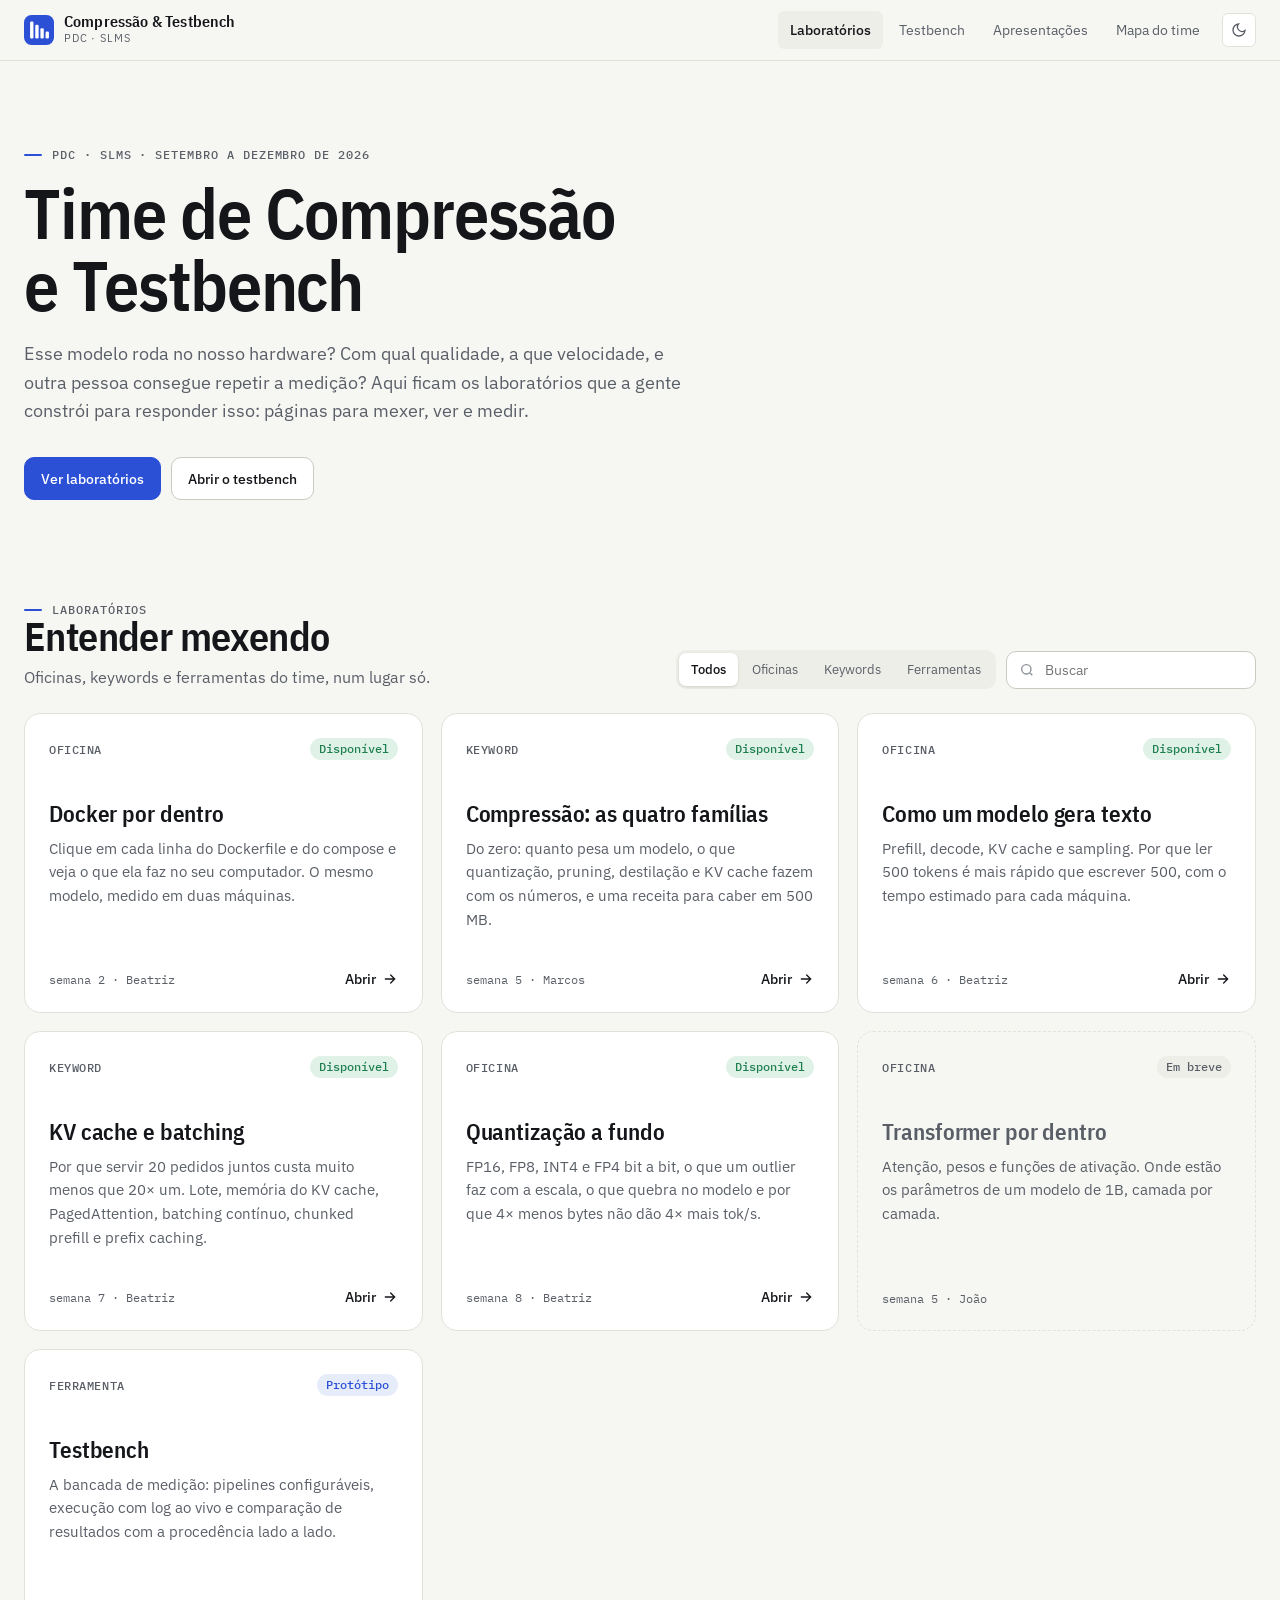
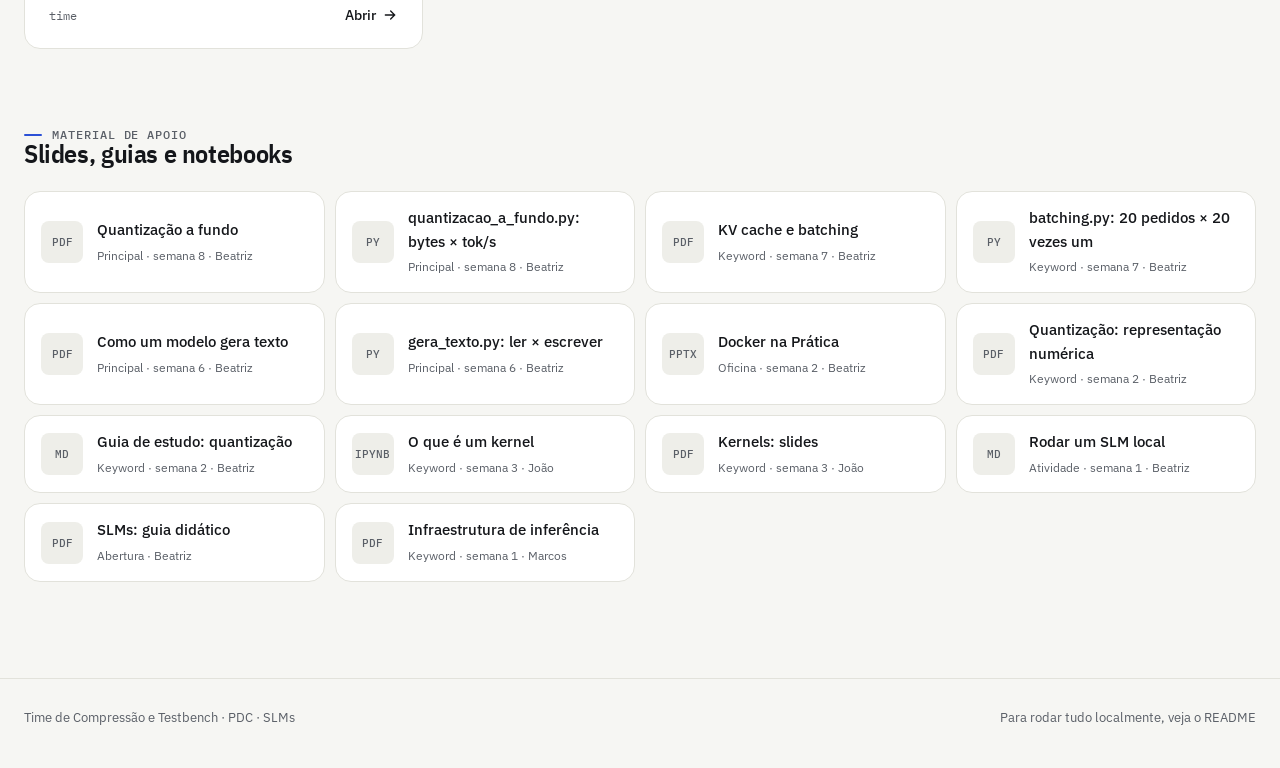
<file: index.html>
<!doctype html>
<html lang="pt-BR">
<head>
<meta charset="utf-8">
<meta name="viewport" content="width=device-width, initial-scale=1">
<title>Compressão e Testbench</title>
<link rel="preconnect" href="https://fonts.googleapis.com">
<link rel="preconnect" href="https://fonts.gstatic.com" crossorigin>
<link rel="stylesheet" href="https://fonts.googleapis.com/css2?family=IBM+Plex+Mono:wght@400;500&family=IBM+Plex+Sans+Condensed:wght@500;600&family=IBM+Plex+Sans:wght@400;500;600&display=swap">
<link rel="stylesheet" href="assets/tokens.css">
<link rel="stylesheet" href="assets/tema.css">
<script src="assets/tema.js" defer></script>
<style>
.hero { padding: 88px 0 24px; max-width: 860px; }
.hero-acoes { display: flex; gap: 10px; margin-top: 32px; flex-wrap: wrap; }


/* laboratórios */
.secao { padding-top: 72px; }
.secao-cab { display: flex; justify-content: space-between; align-items: flex-end; gap: 20px; flex-wrap: wrap; margin-bottom: 24px; }
.secao-cab p { margin: 8px 0 0; color: var(--muted); }
.filtros { display: flex; gap: 10px; flex-wrap: wrap; align-items: center; }
.busca { display: flex; align-items: center; gap: 8px; background: var(--surface); border: 1px solid var(--line-strong); border-radius: var(--r); padding: 0 12px; height: 38px; transition: border-color .2s, box-shadow .2s; }
.busca:focus-within { border-color: var(--accent); box-shadow: 0 0 0 3px var(--accent-soft); }
.busca input { border: 0; background: none; outline: none; width: 200px; font-size: .9rem; }
.busca svg { color: var(--faint); }
.grade { display: grid; grid-template-columns: repeat(auto-fill, minmax(300px, 1fr)); gap: 18px; }
.lab { display: flex; flex-direction: column; padding: 24px; min-height: 300px; text-decoration: none; position: relative; overflow: hidden; transition: transform .35s var(--ease), box-shadow .35s var(--ease), border-color .2s; }
a.lab:hover { transform: translateY(-4px); box-shadow: var(--shadow); border-color: var(--line-strong); }
.lab::after { content: ""; position: absolute; inset: 0 0 auto 0; height: 3px; background: var(--accent); transform: scaleX(0); transform-origin: left; transition: transform .45s var(--ease); }
a.lab:hover::after { transform: scaleX(1); }
.lab-top { display: flex; justify-content: space-between; align-items: center; }
.lab-tipo { font: 500 .72rem var(--font-mono); letter-spacing: .05em; text-transform: uppercase; color: var(--muted); }
.lab h3 { margin: 40px 0 10px; font: 600 1.45rem/1.15 var(--font-display); letter-spacing: -.005em; }
.lab p { margin: 0; color: var(--muted); font-size: .93rem; }
.lab-meta { margin-top: auto; padding-top: 22px; display: flex; justify-content: space-between; align-items: center; font: .78rem var(--font-mono); color: var(--muted); gap: 12px; }
.lab-meta .ir { color: var(--fg); font-family: var(--font-sans); font-weight: 500; font-size: .88rem; display: inline-flex; gap: 6px; align-items: center; }
.lab-meta .ir svg { transition: transform .3s var(--ease); }
a.lab:hover .ir svg { transform: translateX(4px); }
.lab.off { background: transparent; border-style: dashed; }
.lab.off h3 { color: var(--muted); }
.vazio { color: var(--muted); padding: 32px 0; }

.mats { display: grid; grid-template-columns: repeat(auto-fill, minmax(280px, 1fr)); gap: 10px; }
.mat { display: flex; gap: 14px; align-items: center; padding: 14px 16px; text-decoration: none; transition: border-color .2s, transform .25s var(--ease); }
.mat:hover { border-color: var(--line-strong); transform: translateX(3px); }
.mat .ext { font: 500 .66rem var(--font-mono); text-transform: uppercase; width: 42px; height: 42px; border-radius: 8px; background: var(--sunken); display: grid; place-items: center; color: var(--muted); flex: none; }
.mat b { font-weight: 500; font-size: .92rem; display: block; }
.mat span { font-size: .78rem; color: var(--muted); }

@media (max-width: 960px) { .hero { padding-top: 48px; } .busca input { width: 140px; } }
</style>
</head>
<body>
<header class="appbar"><div class="appbar-in">
  <a class="marca" href="index.html" aria-label="Início">
    <svg width="30" height="30" viewBox="0 0 32 32" aria-hidden="true"><rect width="32" height="32" rx="8" style="fill:var(--accent)"/><g fill="#fff"><rect x="6.5" y="7" width="3.6" height="18" rx="1.3"/><rect x="12" y="10.5" width="3.6" height="14.5" rx="1.3"/><rect x="17.5" y="14" width="3.6" height="11" rx="1.3"/><rect x="23" y="17.5" width="3.6" height="7.5" rx="1.3"/></g></svg>
    <span><b>Compressão &amp; Testbench</b><small>PDC · SLMs</small></span>
  </a>
  <nav class="appnav">
    <a href="index.html" aria-current="page">Laboratórios</a>
    <a href="testbench/index.html">Testbench</a>
    <a href="apresentacoes/README.md">Apresentações</a> <a href="docs/mapa-do-time.md">Mapa do time</a>
    <button class="tema-btn" data-tema-alternar aria-label="Alternar tema claro/escuro"><svg width="16" height="16" viewBox="0 0 24 24" fill="none" stroke="currentColor" stroke-width="2"><path d="M21 12.8A9 9 0 1 1 11.2 3a7 7 0 0 0 9.8 9.8Z"/></svg></button>
  </nav>
</div></header>

<main class="wrap">
  <section class="hero">
    <div data-revelar>
      <p class="eyebrow">PDC · SLMs · setembro a dezembro de 2026</p>
      <h1 class="display">Time de Compressão<br>e Testbench</h1>
      <p class="lede">Esse modelo roda no nosso hardware? Com qual qualidade, a que velocidade, e outra pessoa consegue repetir a medição? Aqui ficam os laboratórios que a gente constrói para responder isso: páginas para mexer, ver e medir.</p>
      <div class="hero-acoes">
        <a class="btn primario" href="#laboratorios">Ver laboratórios</a>
        <a class="btn" href="testbench/index.html">Abrir o testbench</a>
      </div>
    </div>
  </section>

  <section class="secao" id="laboratorios">
    <div class="secao-cab">
      <div><p class="eyebrow">Laboratórios</p><h2 class="display">Entender mexendo</h2><p>Oficinas, keywords e ferramentas do time, num lugar só.</p></div>
      <div class="filtros">
        <div class="seg" id="filtro"></div>
        <label class="busca"><svg width="16" height="16" viewBox="0 0 24 24" fill="none" stroke="currentColor" stroke-width="2"><circle cx="11" cy="11" r="7"/><path d="m20 20-3.5-3.5"/></svg><input id="q" type="search" placeholder="Buscar" aria-label="Buscar laboratório"></label>
      </div>
    </div>
    <div class="grade" id="grade"></div>
    <p class="vazio" id="vazio" hidden>Nenhum laboratório com esse filtro.</p>
  </section>

  <section class="secao" data-revelar>
    <div class="secao-cab"><div><p class="eyebrow">Material de apoio</p><h2 class="display" style="font-size:1.6rem">Slides, guias e notebooks</h2></div></div>
    <div class="mats" id="mats"></div>
  </section>
</main>

<footer class="rodape"><div class="wrap"><span>Time de Compressão e Testbench · PDC · SLMs</span><span>Para rodar tudo localmente, veja o README</span></div></footer>

<script>
/* ===================================================================
   Para adicionar um laboratório, acrescente um objeto em LABS:
     tipo:   "oficina" | "keyword" | "ferramenta"
     status: "ok" (disponível) | "proto" (protótipo) | "breve" (em breve)
     href:   caminho relativo a esta página (null enquanto não existe)
     semana: semana do calendário do README em que foi apresentado (ou null)
   =================================================================== */
const LABS = [
  { id: "docker", tipo: "oficina", titulo: "Docker por dentro", semana: 2, quem: "Beatriz", status: "ok",
    desc: "Clique em cada linha do Dockerfile e do compose e veja o que ela faz no seu computador. O mesmo modelo, medido em duas máquinas.",
    href: "laboratorios/docker/docker-por-dentro.html" },
  { id: "compressao", tipo: "keyword", titulo: "Compressão: as quatro famílias", semana: 5, quem: "Marcos", status: "ok",
    desc: "Do zero: quanto pesa um modelo, o que quantização, pruning, destilação e KV cache fazem com os números, e uma receita para caber em 500 MB.",
    href: "laboratorios/compressao/laboratorio-compressao.html" },
  { id: "geracao", tipo: "oficina", titulo: "Como um modelo gera texto", semana: 6, quem: "Beatriz", status: "ok",
    desc: "Prefill, decode, KV cache e sampling. Por que ler 500 tokens é mais rápido que escrever 500, com o tempo estimado para cada máquina.",
    href: "laboratorios/geracao/geracao-de-texto.html" },
  { id: "batching", tipo: "keyword", titulo: "KV cache e batching", semana: 7, quem: "Beatriz", status: "ok",
    desc: "Por que servir 20 pedidos juntos custa muito menos que 20× um. Lote, memória do KV cache, PagedAttention, batching contínuo, chunked prefill e prefix caching.",
    href: "laboratorios/batching/kv-cache-e-batching.html" },
  { id: "quantizacao", tipo: "oficina", titulo: "Quantização a fundo", semana: 8, quem: "Beatriz", status: "ok",
    desc: "FP16, FP8, INT4 e FP4 bit a bit, o que um outlier faz com a escala, o que quebra no modelo e por que 4× menos bytes não dão 4× mais tok/s.",
    href: "laboratorios/quantizacao/quantizacao-a-fundo.html" },
  { id: "transformer", tipo: "oficina", titulo: "Transformer por dentro", semana: 5, quem: "João", status: "breve",
    desc: "Atenção, pesos e funções de ativação. Onde estão os parâmetros de um modelo de 1B, camada por camada.", href: null },
  { id: "testbench", tipo: "ferramenta", titulo: "Testbench", semana: null, quem: "time", status: "proto",
    desc: "A bancada de medição: pipelines configuráveis, execução com log ao vivo e comparação de resultados com a procedência lado a lado.",
    href: "testbench/index.html" },
];
const TIPOS = { todos: "Todos", oficina: "Oficinas", keyword: "Keywords", ferramenta: "Ferramentas" };
const STATUS = { ok: ["Disponível", "ok"], proto: ["Protótipo", "acc"], breve: ["Em breve", ""] };

const MATERIAIS = [
  ["Quantização a fundo", "Principal · semana 8 · Beatriz", "apresentacoes/semana-08_2026-11-06/principal_beatriz_quantizacao-a-fundo/quantizacao-a-fundo.pdf"],
  ["quantizacao_a_fundo.py: bytes × tok/s", "Principal · semana 8 · Beatriz", "apresentacoes/semana-08_2026-11-06/principal_beatriz_quantizacao-a-fundo/quantizacao_a_fundo.py"],
  ["KV cache e batching", "Keyword · semana 7 · Beatriz", "apresentacoes/semana-07_2026-10-30/keyword_beatriz_infraestrutura-de-inferencia-2-kv-cache-e-batching/kv-cache-e-batching.pdf"],
  ["batching.py: 20 pedidos × 20 vezes um", "Keyword · semana 7 · Beatriz", "apresentacoes/semana-07_2026-10-30/keyword_beatriz_infraestrutura-de-inferencia-2-kv-cache-e-batching/batching.py"],
  ["Como um modelo gera texto", "Principal · semana 6 · Beatriz", "apresentacoes/semana-06_2026-10-23/principal_beatriz_como-um-modelo-gera-texto/como-um-modelo-gera-texto.pdf"],
  ["gera_texto.py: ler × escrever", "Principal · semana 6 · Beatriz", "apresentacoes/semana-06_2026-10-23/principal_beatriz_como-um-modelo-gera-texto/gera_texto.py"],
  ["Docker na Prática", "Oficina · semana 2 · Beatriz", "apresentacoes/semana-02_2026-09-25/principal_beatriz_docker-na-pratica/docker-na-pratica.pptx"],
  ["Quantização: representação numérica", "Keyword · semana 2 · Beatriz", "apresentacoes/semana-02_2026-09-25/keyword_beatriz_quantizacao-1-representacao-numerica/quantizacao-representacao-numerica.pdf"],
  ["Guia de estudo: quantização", "Keyword · semana 2 · Beatriz", "apresentacoes/semana-02_2026-09-25/keyword_beatriz_quantizacao-1-representacao-numerica/guia-de-estudo.md"],
  ["O que é um kernel", "Keyword · semana 3 · João", "apresentacoes/semana-03_2026-10-02/keyword_joao_kernels-1-o-que-e-um-kernel/kernel_hpc_01_o_que_e_um_kernel.ipynb"],
  ["Kernels: slides", "Keyword · semana 3 · João", "apresentacoes/semana-03_2026-10-02/keyword_joao_kernels-1-o-que-e-um-kernel/kernels-o-que-e-um-kernel.pdf"],
  ["Rodar um SLM local", "Atividade · semana 1 · Beatriz", "apresentacoes/semana-01_2026-09-18/atividade_beatriz_rodar-modelo-local/README.md"],
  ["SLMs: guia didático", "Abertura · Beatriz", "apresentacoes/semana-00_2026-09-11/material_beatriz_guia-didatico-slms/guia-didatico-slms.pdf"],
  ["Infraestrutura de inferência", "Keyword · semana 1 · Marcos", "apresentacoes/semana-01_2026-09-18/keyword_marcos_infraestrutura-de-inferencia-1/infraestrutura-de-inferencia-1.pdf"],
];

const $ = id => document.getElementById(id);
const esc = s => String(s ?? "").replace(/[&<>"]/g, c => ({ "&": "&amp;", "<": "&lt;", ">": "&gt;", '"': "&quot;" }[c]));
const seta = '<svg width="16" height="16" viewBox="0 0 24 24" fill="none" stroke="currentColor" stroke-width="2" stroke-linecap="round"><path d="M5 12h14M13 6l6 6-6 6"/></svg>';

let tipo = "todos";
function renderFiltro() {
  $("filtro").innerHTML = Object.entries(TIPOS).map(([k, v]) => `<button data-t="${k}" aria-pressed="${k === tipo}">${v}</button>`).join("");
}
function renderGrade() {
  const q = $("q").value.trim().toLowerCase();
  const lista = LABS.filter(l => (tipo === "todos" || l.tipo === tipo) && (!q || [l.titulo, l.desc, l.quem].join(" ").toLowerCase().includes(q)));
  $("vazio").hidden = lista.length > 0;
  $("grade").innerHTML = lista.map((l, i) => {
    const [st, cl] = STATUS[l.status];
    const meta = [l.semana ? `semana ${l.semana}` : null, l.quem].filter(Boolean).join(" · ");
    const corpo = `<div class="lab-top"><span class="lab-tipo">${{ oficina: "Oficina", keyword: "Keyword", ferramenta: "Ferramenta" }[l.tipo]}</span><span class="chip ${cl}">${st}</span></div>
      <h3>${esc(l.titulo)}</h3><p>${esc(l.desc)}</p>
      <div class="lab-meta"><span>${esc(meta)}</span>${l.href ? `<span class="ir">Abrir ${seta}</span>` : ""}</div>`;
    return l.href ? `<a class="card lab" href="${encodeURI(l.href)}" data-revelar style="transition-delay:${i * 60}ms">${corpo}</a>`
                  : `<div class="card lab off" data-revelar style="transition-delay:${i * 60}ms">${corpo}</div>`;
  }).join("");
  if (window.Tema) Tema.revelar();
}
$("filtro").addEventListener("click", e => { const b = e.target.closest("[data-t]"); if (!b) return; tipo = b.dataset.t; renderFiltro(); renderGrade(); });
$("q").addEventListener("input", renderGrade);

function renderMats() {
  $("mats").innerHTML = MATERIAIS.map(([t, d, h]) => `<a class="card mat" href="${encodeURI(h)}"><span class="ext">${h.split(".").pop()}</span><div><b>${esc(t)}</b><span>${esc(d)}</span></div></a>`).join("");
}

document.addEventListener("DOMContentLoaded", () => {
  renderFiltro(); renderGrade(); renderMats();
  document.documentElement.dataset.pronto = "1";
});
</script>
</body>
</html>
</file>
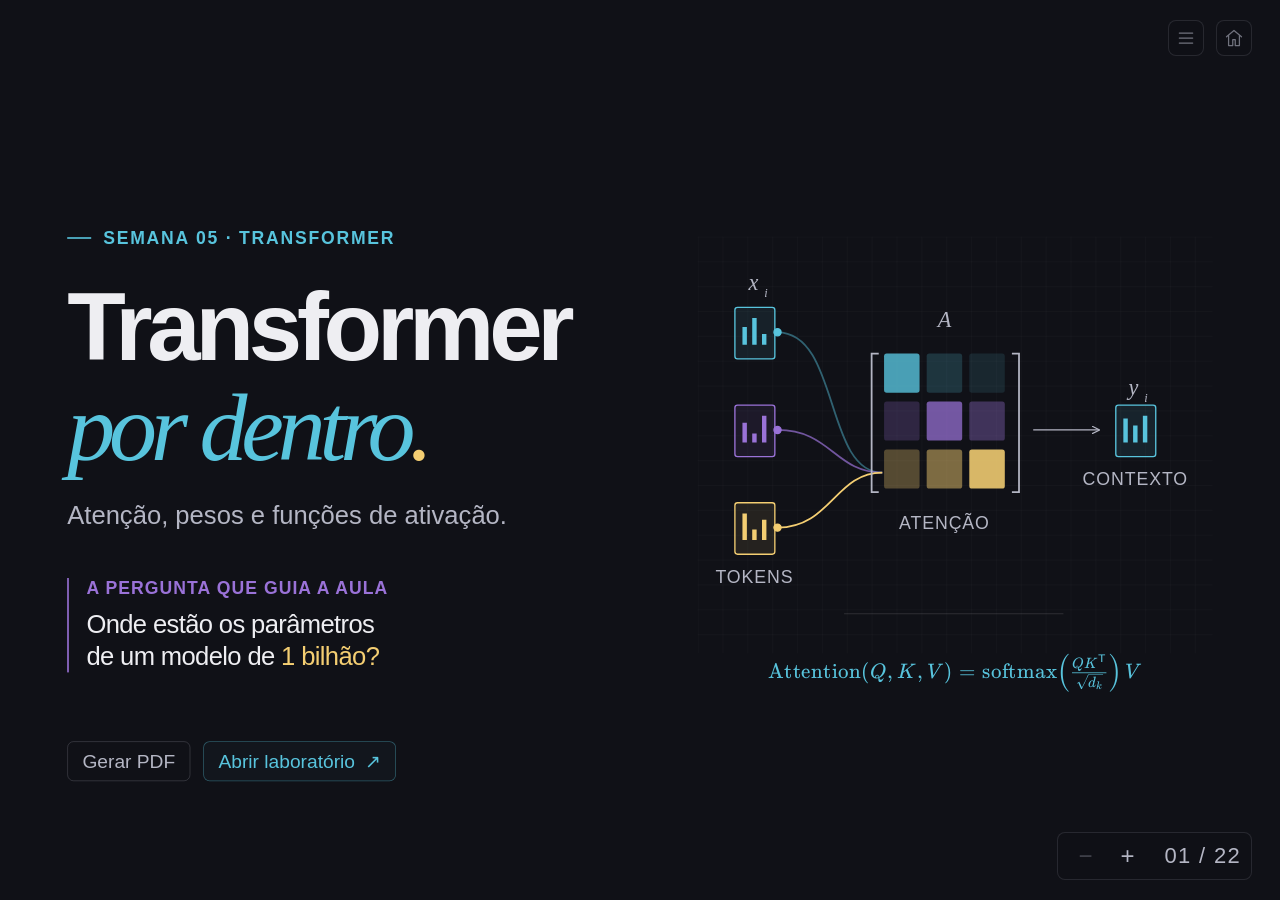
<file: apresentacoes/semana-05_2026-10-16/principal_joao_transformer-por-dentro/index.html>
<!doctype html>
<html lang="pt-BR">
<head>
  <meta charset="utf-8">
  <meta name="viewport" content="width=device-width, initial-scale=1">
  <meta name="theme-color" content="#101117">
  <title>Transformer por dentro</title>
  <link rel="stylesheet" href="style.css?v=60">
  <link rel="stylesheet" href="slide-02.css?v=2">
  <link rel="stylesheet" href="slide-03.css?v=2">
  <link rel="stylesheet" href="slide-04.css?v=2">
  <link rel="stylesheet" href="slide-05.css?v=1">
  <link rel="stylesheet" href="slide-06.css?v=2">
  <link rel="stylesheet" href="slide-07.css?v=8">
  <link rel="stylesheet" href="slide-08.css?v=9">
  <link rel="stylesheet" href="slide-09.css?v=2">
  <link rel="stylesheet" href="slide-10.css?v=2">
  <link rel="stylesheet" href="multihead-output.css?v=1">
  <link rel="stylesheet" href="slide-11.css?v=2">
  <link rel="stylesheet" href="slide-12.css?v=1">
  <link rel="stylesheet" href="relu-gelu.css?v=2">
  <link rel="stylesheet" href="pythia-architecture.css?v=3">
  <link rel="stylesheet" href="softmax-temperature.css?v=2">
  <link rel="stylesheet" href="slide-13.css?v=1">
  <link rel="stylesheet" href="slide-14.css?v=1">
  <link rel="stylesheet" href="slide-15.css?v=2">
  <link rel="stylesheet" href="slide-16.css?v=1">
  <link rel="stylesheet" href="slide-17.css?v=1">
  <link rel="stylesheet" href="vendor/katex/katex.min.css">
  <script src="vendor/katex/katex.min.js" defer></script>
  <script src="script.js?v=64" defer></script>
</head>
<body>
  <main id="app">
    <section class="home" id="home" data-slide="0" data-page-label="01 / 22" aria-label="Slide 1: Transformer por dentro">
      <div class="cover-actions">
        <button id="generatePdf" class="pdf-button" type="button" title="Abrir impressão para salvar todos os slides em PDF">Gerar PDF</button>
        <a class="cover-lab-button" href="laboratorio/index.html">Abrir laboratório <span aria-hidden="true">↗</span></a>
      </div>
      <div class="home-inner">
        <div class="eyebrow"><span></span> SEMANA 05 · TRANSFORMER</div>
        <h1>Transformer<br><em>por dentro<span class="accent">.</span></em></h1>
        <p class="home-subtitle">Atenção, pesos e funções de ativação.</p>
        <div class="question"><span class="question-label">A PERGUNTA QUE GUIA A AULA</span><p>Onde estão os parâmetros<br>de um modelo de <strong>1 bilhão?</strong></p></div>
      </div>
      <figure class="home-visual">
        <svg class="attention-diagram" viewBox="0 0 580 470" role="img" aria-labelledby="diagram-title">
          <title id="diagram-title">Diagrama conceitual: vetores de tokens, matriz de atenção e vetor de saída com contexto.</title>
          <defs>
            <pattern id="grid" width="28" height="28" patternUnits="userSpaceOnUse"><path d="M28 0H0V28" fill="none" stroke="#ffffff" stroke-opacity=".045"/></pattern>
            <marker id="arrow" viewBox="0 0 10 10" refX="8" refY="5" markerWidth="6" markerHeight="6" orient="auto-start-reverse"><path d="M0 0L10 5L0 10" fill="none" stroke="#b4b6c4" stroke-width="1.5"/></marker>
          </defs>
          <rect width="580" height="470" fill="url(#grid)"/>
          <g class="attention-connections" fill="none" stroke-width="2">
            <path d="M90 108C160 108 143 266 208 266" stroke="#58c4dd" opacity=".45"/>
            <path d="M90 218C150 218 155 266 208 266" stroke="#9a72d8" opacity=".7"/>
            <path d="M90 328C150 328 155 266 208 266" stroke="#f4ce72"/>
          </g>
          <g font-family="Georgia, serif" font-style="italic" font-size="25" text-anchor="middle" fill="#b4b6c4">
            <text x="63" y="60">x</text><text x="77" y="68" font-size="14">i</text>
            <text x="278" y="102">A</text>
            <text x="491" y="179">y</text><text x="505" y="187" font-size="14">i</text>
          </g>
          <g class="input-vectors" stroke-width="1.5">
            <g stroke="#58c4dd" fill="#58c4dd"><rect x="42" y="80" width="45" height="58" rx="3" fill-opacity=".09"/><path d="M53 122V102M64 122V92M75 122V110" stroke-width="5"/><circle cx="90" cy="108" r="4"/></g>
            <g stroke="#9a72d8" fill="#9a72d8"><rect x="42" y="190" width="45" height="58" rx="3" fill-opacity=".09"/><path d="M53 232V210M64 232V222M75 232V202" stroke-width="5"/><circle cx="90" cy="218" r="4"/></g>
            <g stroke="#f4ce72" fill="#f4ce72"><rect x="42" y="300" width="45" height="58" rx="3" fill-opacity=".09"/><path d="M53 342V312M64 342V330M75 342V319" stroke-width="5"/><circle cx="90" cy="328" r="4"/></g>
          </g>
          <g class="attention-weights" transform="translate(210 132)">
            <path d="M-6 0H-14V156H-6M144 0H152V156H144" fill="none" stroke="#b4b6c4" stroke-width="2"/>
            <g fill="#58c4dd"><rect width="40" height="44" rx="3" opacity=".8"/><rect x="48" width="40" height="44" rx="3" opacity=".2"/><rect x="96" width="40" height="44" rx="3" opacity=".12"/></g>
            <g fill="#9a72d8"><rect y="54" width="40" height="44" rx="3" opacity=".22"/><rect x="48" y="54" width="40" height="44" rx="3" opacity=".72"/><rect x="96" y="54" width="40" height="44" rx="3" opacity=".35"/></g>
            <g fill="#f4ce72"><rect y="108" width="40" height="44" rx="3" opacity=".3"/><rect x="48" y="108" width="40" height="44" rx="3" opacity=".48"/><rect x="96" y="108" width="40" height="44" rx="3" opacity=".88"/></g>
          </g>
          <path class="output-connection" d="M378 218H451" fill="none" stroke="#b4b6c4" stroke-width="1.5" marker-end="url(#arrow)"/>
          <g class="context-vector" stroke="#58c4dd" stroke-width="1.5"><rect x="471" y="190" width="45" height="58" rx="3" fill="#58c4dd" fill-opacity=".1"/><path d="M482 232V205M493 232V213M504 232V202" stroke-width="5"/></g>
          <g fill="#b4b6c4" font-family="Arial, sans-serif" font-size="12" letter-spacing="2" text-anchor="middle"><text x="64" y="390">TOKENS</text><text x="278" y="329">ATENÇÃO</text><text x="493" y="280">CONTEXTO</text></g>
          <path d="M165 425H412" stroke="#ffffff" stroke-opacity=".14"/>
        </svg>
        <figcaption><span class="latex" data-tex="\operatorname{Attention}(Q,K,V)=\operatorname{softmax}\!\left(\frac{QK^{\mathsf T}}{\sqrt{d_k}}\right)V"></span></figcaption>
      </figure>
    </section>
    <section class="generation-slide" id="generation-loop" data-slide="1" data-page-label="02 / 22" aria-labelledby="generation-title" hidden>
      <div class="eyebrow"><span></span> UMA PREVISÃO POR VEZ</div>
      <h2 id="generation-title">Como o modelo <em>gera texto?</em></h2>
      <figure class="generation-figure">
        <svg class="generation-diagram" viewBox="0 0 1432 530" role="img" aria-labelledby="generation-svg-title generation-svg-description">
          <title id="generation-svg-title">Ciclo de geração de texto de um Transformer</title>
          <desc id="generation-svg-description">O prefixo O gato bebeu entra no Transformer. Uma distribuição atribui 55% a leite, 25% a água, 10% a suco e 10% a outros tokens. Leite é escolhido e acrescentado à entrada. Uma nova previsão atribui 60% a ponto, 20% a e, 10% a porque e 10% a outros. O ponto também retorna ao texto, e o ciclo se repete.</desc>
          <defs>
            <marker id="generation-arrow" viewBox="0 0 10 10" refX="8" refY="5" markerWidth="7" markerHeight="7" orient="auto"><path d="M1 1L8 5L1 9" fill="none" stroke="#b4b6c4" stroke-width="1.5"/></marker>
            <marker id="return-arrow" viewBox="0 0 10 10" refX="8" refY="5" markerWidth="7" markerHeight="7" orient="auto"><path d="M1 1L8 5L1 9" fill="none" stroke="#f4ce72" stroke-width="1.5"/></marker>
          </defs>
          <text x="0" y="65" class="stage-label">Texto de entrada</text>
          <text x="970" y="65" class="stage-label">Próximo token</text>
          <rect x="0" y="125" width="400" height="210" rx="14" class="input-card"/>
          <text x="30" y="213" class="prefix-text">O gato bebeu</text>
          <text x="30" y="276" class="prefix-text appended-token appended-milk">leite</text>
          <text x="114" y="276" class="prefix-text appended-token appended-period">.</text>
          <path d="M400 225H544" class="forward-path" marker-end="url(#generation-arrow)"/>
          <rect x="550" y="145" width="280" height="160" rx="14" class="model-card"/>
          <text x="690" y="240" class="model-label">Transformer</text>
          <rect x="550" y="145" width="280" height="160" rx="14" class="model-highlight"/>
          <path d="M830 225H945" class="forward-path" marker-end="url(#generation-arrow)"/>
          <g class="distribution distribution-first" data-probabilities="55,25,10,10">
            <text x="970" y="140" class="candidate">leite</text><rect x="1100" y="113" width="220" height="30" rx="4" class="probability-bar"/><text x="1410" y="140" class="probability-value">55%</text>
            <text x="970" y="200" class="candidate">água</text><rect x="1100" y="173" width="100" height="30" rx="4" class="probability-bar"/><text x="1410" y="200" class="probability-value">25%</text>
            <text x="970" y="260" class="candidate">suco</text><rect x="1100" y="233" width="40" height="30" rx="4" class="probability-bar"/><text x="1410" y="260" class="probability-value">10%</text>
            <text x="970" y="320" class="candidate">outros</text><rect x="1100" y="293" width="40" height="30" rx="4" class="probability-bar"/><text x="1410" y="320" class="probability-value">10%</text>
          </g>
          <g class="distribution distribution-second" data-probabilities="60,20,10,10">
            <text x="970" y="140" class="candidate">.</text><rect x="1100" y="113" width="240" height="30" rx="4" class="probability-bar"/><text x="1410" y="140" class="probability-value">60%</text>
            <text x="970" y="200" class="candidate">e</text><rect x="1100" y="173" width="80" height="30" rx="4" class="probability-bar"/><text x="1410" y="200" class="probability-value">20%</text>
            <text x="970" y="260" class="candidate">porque</text><rect x="1100" y="233" width="40" height="30" rx="4" class="probability-bar"/><text x="1410" y="260" class="probability-value">10%</text>
            <text x="970" y="320" class="candidate">outros</text><rect x="1100" y="293" width="40" height="30" rx="4" class="probability-bar"/><text x="1410" y="320" class="probability-value">10%</text>
          </g>
          <rect x="955" y="100" width="475" height="55" rx="8" class="chosen-highlight"/>
          <path d="M1200 355V410Q1200 440 1170 440H230Q200 440 200 410V350" class="return-path" marker-end="url(#return-arrow)"/>
          <g class="flying-token flying-milk" aria-hidden="true"><rect x="-12" y="-40" width="112" height="56" rx="8"/><text>leite</text></g>
          <g class="flying-token flying-period" aria-hidden="true"><rect x="-12" y="-40" width="52" height="56" rx="8"/><text>.</text></g>
          <text x="716" y="507" class="return-label">Retorno à entrada</text>
        </svg>
      </figure>
    </section>
    <section class="embedding-slide" id="token-embeddings" data-slide="2" data-page-label="03 / 22" aria-labelledby="embedding-title" hidden>
      <div class="eyebrow"><span></span> A ENTRADA DO MODELO</div>
      <h2 id="embedding-title">Das palavras aos <em>vetores.</em></h2>
      <figure class="embedding-figure">
        <svg class="embedding-diagram" viewBox="0 0 1432 540" role="img" aria-labelledby="embedding-svg-title embedding-svg-description">
          <title id="embedding-svg-title">Tokens, IDs e consulta à matriz de embeddings</title>
          <desc id="embedding-svg-description">O, gato e bebeu têm IDs 7, 42 e 91. Cada ID seleciona uma linha da matriz aprendida. A linha é copiada para um vetor da sequência de entrada. São mostradas três coordenadas de vetores que podem ter muitas dimensões.</desc>
          <defs><marker id="embedding-arrow" viewBox="0 0 10 10" refX="8" refY="5" markerWidth="7" markerHeight="7" orient="auto"><path d="M 1 1 L 8 5 L 1 9" fill="none" stroke="#b4b6c4" stroke-width="1.5"/></marker></defs>
          <text x="0" y="45" class="embedding-label">Tokens → IDs</text>
          <text x="480" y="45" class="embedding-label">Matriz de embeddings</text>
          <text x="1200" y="45" class="embedding-label output-label">Sequência de vetores</text>
          <g class="embedding-token token-0"><rect x="0" y="100" width="280" height="89.6" rx="10"/><text x="22" y="156" class="token-word">O</text><text x="260" y="156" class="token-id">ID 7</text></g>
          <path d="M 280 144.8 H 466" class="embedding-link" marker-end="url(#embedding-arrow)"/>
          <g class="embedding-row row-0"><rect x="480" y="100" width="420" height="89.6" rx="6"/><text x="502" y="156" class="table-id">7</text>
            <text x="600" y="156" class="table-value">0,2</text>
            <text x="700" y="156" class="table-value">−0,4</text>
            <text x="800" y="156" class="table-value">0,7</text>
            <text x="860" y="156" class="table-value">…</text></g>
          <g class="embedding-output output-0"><text x="1040" y="80" class="vector-token">O</text><path d="M 995 114 H 985 V 415 H 995 M 1085 114 H 1095 V 415 H 1085" class="vector-bracket"/>
            <text x="1040" y="177" class="vector-value">0,2</text>
            <text x="1040" y="247" class="vector-value">−0,4</text>
            <text x="1040" y="317" class="vector-value">0,7</text>
            <text x="1040" y="387" class="vector-value">⋮</text></g>
          <g class="embedding-token token-1"><rect x="0" y="226" width="280" height="89.6" rx="10"/><text x="22" y="282" class="token-word">gato</text><text x="260" y="282" class="token-id">ID 42</text></g>
          <path d="M 280 270.8 H 466" class="embedding-link" marker-end="url(#embedding-arrow)"/>
          <g class="embedding-row row-1"><rect x="480" y="226" width="420" height="89.6" rx="6"/><text x="502" y="282" class="table-id">42</text>
            <text x="600" y="282" class="table-value">0,8</text>
            <text x="700" y="282" class="table-value">0,1</text>
            <text x="800" y="282" class="table-value">−0,3</text>
            <text x="860" y="282" class="table-value">…</text></g>
          <g class="embedding-output output-1"><text x="1200" y="80" class="vector-token">gato</text><path d="M 1155 114 H 1145 V 415 H 1155 M 1245 114 H 1255 V 415 H 1245" class="vector-bracket"/>
            <text x="1200" y="177" class="vector-value">0,8</text>
            <text x="1200" y="247" class="vector-value">0,1</text>
            <text x="1200" y="317" class="vector-value">−0,3</text>
            <text x="1200" y="387" class="vector-value">⋮</text></g>
          <g class="embedding-token token-2"><rect x="0" y="352" width="280" height="89.6" rx="10"/><text x="22" y="408" class="token-word">bebeu</text><text x="260" y="408" class="token-id">ID 91</text></g>
          <path d="M 280 396.8 H 466" class="embedding-link" marker-end="url(#embedding-arrow)"/>
          <g class="embedding-row row-2"><rect x="480" y="352" width="420" height="89.6" rx="6"/><text x="502" y="408" class="table-id">91</text>
            <text x="600" y="408" class="table-value">−0,2</text>
            <text x="700" y="408" class="table-value">0,6</text>
            <text x="800" y="408" class="table-value">0,5</text>
            <text x="860" y="408" class="table-value">…</text></g>
          <g class="embedding-output output-2"><text x="1360" y="80" class="vector-token">bebeu</text><path d="M 1315 114 H 1305 V 415 H 1315 M 1405 114 H 1415 V 415 H 1405" class="vector-bracket"/>
            <text x="1360" y="177" class="vector-value">−0,2</text>
            <text x="1360" y="247" class="vector-value">0,6</text>
            <text x="1360" y="317" class="vector-value">0,5</text>
            <text x="1360" y="387" class="vector-value">⋮</text></g>
          <text x="690" y="499" class="embedding-learned">Parâmetros aprendidos</text>
          <foreignObject x="970" y="457" width="460" height="60">
            <p xmlns="http://www.w3.org/1999/xhtml" class="embedding-dim">Um vetor de <span class="latex" data-tex="d"></span> números por token</p>
          </foreignObject>
        </svg>
      </figure>
    </section>
    <section class="architecture-slide" id="inside-transformer" data-slide="3" data-page-label="04 / 22" aria-labelledby="architecture-title" hidden>
      <div class="eyebrow"><span></span> ARQUITETURA</div>
      <h2 id="architecture-title">Um bloco do <em>Pythia-1B.</em></h2>
      <figure class="architecture-figure">
        <svg class="architecture-diagram" viewBox="0 0 1432 600" role="img" aria-labelledby="architecture-svg-title architecture-svg-description">
          <title id="architecture-svg-title">Atenção e MLP em paralelo no Pythia-1B</title>
          <desc id="architecture-svg-description">Os vetores dos tokens entram em um bloco do Pythia-1B. A mesma entrada alimenta dois ramos paralelos: a atenção combina informação entre tokens, respeitando a ordem causal, e a MLP transforma cada token separadamente. O caminho residual preserva a entrada. As duas atualizações são somadas à entrada, e os vetores resultantes seguem para o próximo bloco. O modelo tem dezesseis blocos, cada um com parâmetros próprios. As normalizações dos ramos foram omitidas neste primeiro desenho e serão explicadas posteriormente. Paralelo descreve a dependência dos dados, não uma garantia de execução simultânea no hardware.</desc>
          <defs><marker id="architecture-arrowhead" viewBox="0 0 10 10" refX="8" refY="5" markerWidth="7" markerHeight="7" orient="auto"><path d="M1 1L8 5L1 9" fill="none" stroke="context-stroke" stroke-width="1.5"/></marker></defs>
          <g class="architecture-entry">
            <rect x="340" y="24" width="740" height="574" rx="20" class="architecture-block"/>
            <text x="710" y="69" class="architecture-caption">Bloco Transformer</text>
            <text x="156" y="256" class="architecture-label">Entrada</text>
            <g transform="translate(65 285)"><rect width="50" height="94" rx="6" class="architecture-vector"/><path d="M10 22H30" class="architecture-coordinate"/><path d="M10 47H43" class="architecture-coordinate"/><path d="M10 72H24" class="architecture-coordinate"/></g><g transform="translate(131 285)"><rect width="50" height="94" rx="6" class="architecture-vector"/><path d="M10 22H43" class="architecture-coordinate"/><path d="M10 47H24" class="architecture-coordinate"/><path d="M10 72H30" class="architecture-coordinate"/></g><g transform="translate(197 285)"><rect width="50" height="94" rx="6" class="architecture-vector"/><path d="M10 22H24" class="architecture-coordinate"/><path d="M10 47H30" class="architecture-coordinate"/><path d="M10 72H43" class="architecture-coordinate"/></g>
            <path d="M252 332H312" class="architecture-arrow" marker-end="url(#architecture-arrowhead)"/>
          </g>
          <g class="architecture-branches">
            <circle cx="315" cy="332" r="5" class="architecture-junction"/>
            <path d="M315 332V184H480" class="architecture-arrow attention-arrow" marker-end="url(#architecture-arrowhead)"/>
            <path d="M315 332V474H480" class="architecture-arrow mlp-arrow" marker-end="url(#architecture-arrowhead)"/>
            <rect x="490" y="104" width="420" height="160" rx="14" class="attention-panel"/>
            <text x="700" y="148" class="architecture-label attention-label">Atenção</text>
            <g class="architecture-mixing"><path d="M600 178H800M600 204H800M600 230H800M600 178L800 204M600 178L800 230M600 204L800 230"/></g>
            <text x="700" y="299" class="architecture-caption">Combina informação entre tokens</text>
            <rect x="490" y="394" width="420" height="160" rx="14" class="mlp-panel"/>
            <text x="700" y="438" class="architecture-label mlp-label">MLP</text>
            <g class="architecture-independent"><path d="M570 468H830M570 494H830M570 520H830"/><rect x="660" y="458" width="80" height="20" rx="4"/><rect x="660" y="484" width="80" height="20" rx="4"/><rect x="660" y="510" width="80" height="20" rx="4"/></g>
            <text x="700" y="582" class="architecture-caption">Transforma cada token</text>
          </g>
          <g class="architecture-result">
            <path d="M910 184H1010V305" class="architecture-arrow attention-arrow" marker-end="url(#architecture-arrowhead)"/>
            <path d="M910 474H1010V359" class="architecture-arrow mlp-arrow" marker-end="url(#architecture-arrowhead)"/>
            <path d="M315 332H983" class="architecture-arrow residual-arrow" marker-end="url(#architecture-arrowhead)"/>
            <text x="700" y="367" class="architecture-caption">Caminho residual</text>
            <circle cx="1010" cy="332" r="27" class="architecture-sum"/>
            <foreignObject x="983" y="305" width="54" height="54"><div xmlns="http://www.w3.org/1999/xhtml" class="sum-gate-math architecture-sum-math"><span class="latex" data-tex="+"></span></div></foreignObject>
            <path d="M1037 332H1168" class="architecture-arrow" marker-end="url(#architecture-arrowhead)"/>
            <text x="1276" y="256" class="architecture-label">Atualizados</text>
            <g transform="translate(1185 285)"><rect width="50" height="94" rx="6" class="architecture-vector"/><path d="M10 22H43" class="architecture-coordinate"/><path d="M10 47H26" class="architecture-coordinate"/><path d="M10 72H36" class="architecture-coordinate"/></g><g transform="translate(1251 285)"><rect width="50" height="94" rx="6" class="architecture-vector"/><path d="M10 22H26" class="architecture-coordinate"/><path d="M10 47H36" class="architecture-coordinate"/><path d="M10 72H43" class="architecture-coordinate"/></g><g transform="translate(1317 285)"><rect width="50" height="94" rx="6" class="architecture-vector"/><path d="M10 22H36" class="architecture-coordinate"/><path d="M10 47H43" class="architecture-coordinate"/><path d="M10 72H26" class="architecture-coordinate"/></g>
            <text x="1276" y="432" class="architecture-caption">Próximo bloco</text>
          </g>
        </svg>
      </figure>
    </section>
    <section class="context-slide" id="context-representation" data-slide="4" data-page-label="05 / 22" aria-labelledby="context-title" hidden>
      <div class="eyebrow"><span></span> ATENÇÃO E CONTEXTO</div>
      <h2 id="context-title">O contexto muda a <em>representação.</em></h2>
      <figure class="context-figure">
        <svg class="context-diagram" viewBox="0 0 1432 605" role="img" aria-labelledby="context-svg-title context-svg-description">
          <title id="context-svg-title">Contextualização da representação de ele na frase do gato</title>
          <desc id="context-svg-description">O gato bebeu leite porque ele estava com sede. A posição de ele recebe informação das posições anteriores, com destaque para gato. As palavras após ele estão esmaecidas e não têm ligações para ele. Abaixo, o vetor de ele antes da atenção se transforma em um vetor com informação do contexto.</desc>
          <defs><marker id="context-arrowhead" viewBox="0 0 10 10" refX="8" refY="5" markerWidth="6" markerHeight="6" orient="auto"><path d="M1 1L8 5L1 9" fill="none" stroke="#58c4dd" stroke-width="1.5"/></marker></defs>
<g class="context-token">
<text x="35" y="86">O</text>
<g transform="translate(12 130)" class="context-small-vector"><rect width="46" height="60" rx="4"/>
<path d="M9 15H33"/>
<path d="M9 30H23"/>
<path d="M9 45H37"/>
</g>
</g>
<path d="M35 197C35 255 785 255 785 197" class="context-link context-secondary-link" marker-end="url(#context-arrowhead)"/>
<g class="context-token context-source">
<rect x="95" y="42" width="110" height="64" rx="10"/>
<text x="150" y="86">gato</text>
<g transform="translate(127 130)" class="context-small-vector"><rect width="46" height="60" rx="4"/>
<path d="M9 15H33"/>
<path d="M9 30H23"/>
<path d="M9 45H37"/>
</g>
</g>
<path d="M150 197C150 255 785 255 785 197" class="context-link context-main-link" marker-end="url(#context-arrowhead)"/>
<g class="context-token">
<text x="305" y="86">bebeu</text>
<g transform="translate(282 130)" class="context-small-vector"><rect width="46" height="60" rx="4"/>
<path d="M9 15H33"/>
<path d="M9 30H23"/>
<path d="M9 45H37"/>
</g>
</g>
<path d="M305 197C305 255 785 255 785 197" class="context-link context-secondary-link" marker-end="url(#context-arrowhead)"/>
<g class="context-token">
<text x="465" y="86">leite</text>
<g transform="translate(442 130)" class="context-small-vector"><rect width="46" height="60" rx="4"/>
<path d="M9 15H33"/>
<path d="M9 30H23"/>
<path d="M9 45H37"/>
</g>
</g>
<path d="M465 197C465 255 785 255 785 197" class="context-link context-secondary-link" marker-end="url(#context-arrowhead)"/>
<g class="context-token">
<text x="625" y="86">porque</text>
<g transform="translate(602 130)" class="context-small-vector"><rect width="46" height="60" rx="4"/>
<path d="M9 15H33"/>
<path d="M9 30H23"/>
<path d="M9 45H37"/>
</g>
</g>
<path d="M625 197C625 255 785 255 785 197" class="context-link context-secondary-link" marker-end="url(#context-arrowhead)"/>
<g class="context-token context-target">
<rect x="730" y="42" width="110" height="64" rx="10"/>
<text x="785" y="86">ele</text>
<g transform="translate(762 130)" class="context-small-vector"><rect width="46" height="60" rx="4"/>
<path d="M9 15H25"/>
<path d="M9 30H36"/>
<path d="M9 45H29"/>
</g>
</g>
<g class="context-token context-future">
<text x="970" y="86">estava</text>
</g>
<g class="context-token context-future">
<text x="1140" y="86">com</text>
</g>
<g class="context-token context-future">
<text x="1300" y="86">sede.</text>
</g>
<g class="context-large-vector context-initial" transform="translate(420 450)"><rect width="100" height="120" rx="8"/>
<path d="M16 27H51" class="context-coordinate"/>
<path d="M16 57H76" class="context-coordinate"/>
<path d="M16 87H61" class="context-coordinate"/>
</g>
<g class="context-large-vector context-updated" transform="translate(1000 450)"><rect width="100" height="120" rx="8"/>
<path d="M16 27H81" class="context-coordinate"/>
<path d="M16 57H56" class="context-coordinate"/>
<path d="M16 87H76" class="context-coordinate"/>
</g>
          <text x="470" y="427" class="context-vector-label">“ele” antes da atenção</text>
          <text x="1050" y="427" class="context-vector-label">“ele” com contexto</text>
          <path d="M550 510H970" class="context-update-arrow" marker-end="url(#context-arrowhead)"/>
          <text x="760" y="483" class="context-update-label">Atenção</text>
        </svg>
      </figure>
    </section>
    <section class="query-slide" id="token-query" data-slide="5" data-page-label="06 / 22" aria-labelledby="query-title" hidden>
      <div class="eyebrow"><span></span> ATENÇÃO</div>
      <h2 id="query-title">Query (<span class="latex" data-tex="Q"></span>)<em class="guide-question">Como um token pode consultar outros tokens?</em></h2>
      <figure class="query-figure">
        <svg class="query-diagram" viewBox="0 0 1432 450" role="img" aria-labelledby="query-svg-title query-svg-desc">
          <title id="query-svg-title">A representação de creature se transforma em uma consulta</title>
          <desc id="query-svg-desc">A frase A fluffy blue creature roamed the verdant forest aparece no topo, com creature destacado. Seu vetor atravessa a matriz aprendida W Q e produz um vetor Query. A consulta é representada pela pergunta Que características descrevem esta criatura? Cada token gera sua própria consulta usando a mesma matriz.</desc>
          <defs><marker id="query-arrowhead" viewBox="0 0 10 10" refX="8" refY="5" markerWidth="7" markerHeight="7" orient="auto"><path d="M1 1L8 5L1 9" fill="none" stroke="#b4b6c4" stroke-width="1.5"/></marker></defs>
          <g class="query-sentence">
            <text x="35" y="54">A</text><text x="180" y="54">fluffy</text><text x="325" y="54">blue</text>
            <rect class="query-token-highlight" x="415" y="10" width="210" height="62" rx="10"/><text x="520" y="54" class="query-token-selected">creature</text>
            <text x="755" y="54">roamed</text><text x="920" y="54">the</text><text x="1085" y="54">verdant</text><text x="1300" y="54">forest.</text>
            <text x="180" y="96" class="query-translation">felpuda</text><text x="325" y="96" class="query-translation">azul</text><text x="520" y="96" class="query-translation">criatura</text>
          </g>
          <path class="query-origin-link" d="M520 110C520 134 265 120 265 139"/>
          <g class="query-source">
            <text x="265" y="166" class="query-label">Vetor de “creature”</text>
            <g class="query-input-vector" transform="translate(215 198)"><rect width="100" height="140" rx="8"/><path d="M20 27H75M20 55H55M20 83H82M20 111H65"/></g>
            <foreignObject x="200" y="350" width="130" height="60"><div xmlns="http://www.w3.org/1999/xhtml" class="query-math query-input-symbol"><span class="latex" data-tex="x_i"></span></div></foreignObject>
            <path d="M330 268H554" class="query-arrow" marker-end="url(#query-arrowhead)"/>
          </g>
          <g class="query-projection">
            <rect class="query-matrix" x="574" y="196" width="210" height="144" rx="12"/>
            <path class="query-matrix-grid" d="M627 196V340M679 196V340M731 196V340M574 232H784M574 268H784M574 304H784"/>
            <foreignObject x="574" y="238" width="210" height="70"><div xmlns="http://www.w3.org/1999/xhtml" class="query-math query-matrix-symbol"><span class="latex" data-tex="W_Q"></span></div></foreignObject>
            <text x="679" y="381" class="query-parameter-label">Matriz aprendida</text>
          </g>
          <g class="query-result">
            <path d="M800 268H1030" class="query-arrow" marker-end="url(#query-arrowhead)"/>
            <text x="1100" y="166" class="query-label query-result-label">Query (consulta)</text>
            <g class="query-output-vector" transform="translate(1055 215)"><rect width="90" height="106" rx="8"/><path d="M18 25H65M18 53H75M18 81H49"/></g>
            <foreignObject x="1040" y="335" width="120" height="60"><div xmlns="http://www.w3.org/1999/xhtml" class="query-math query-output-symbol"><span class="latex" data-tex="q_i"></span></div></foreignObject>
          </g>
          <g class="query-question"><text x="716" y="440">“Que características descrevem esta criatura?”</text></g>
        </svg>
      </figure>
      <div class="query-takeaway"><div class="query-equation"><span class="latex" data-tex="q_i=x_iW_Q"></span></div></div>
    </section>
    <section class="key-slide" id="token-key" data-slide="6" data-page-label="07 / 22" aria-labelledby="key-title" hidden>
      <div class="eyebrow"><span></span> ATENÇÃO</div>
      <h2 id="key-title">Key (<span class="latex" data-tex="K"></span>)<em class="guide-question">Como um token pode responder a outros tokens?</em></h2>
      <figure class="key-figure"><svg class="key-diagram" viewBox="0 0 1432 540" role="img" aria-labelledby="key-svg-title key-svg-desc">
        <title id="key-svg-title">A mesma Query pode produzir scores positivos ou negativos</title>
        <desc id="key-svg-desc">Cada palavra identifica um vetor de entrada azul. Esse vetor é multiplicado pela mesma matriz aprendida W_K em cada linha, produzindo o vetor Key verde. Só então a Key participa do produto interno com a Query amarela já calculada de creature. Três linhas comparam as Keys de fluffy, blue e A com a mesma Query de creature. O produto interno escalado dá três para fluffy, aproximadamente três vírgula 323 para blue e menos cinco para A. A Query é repetida visualmente, mas representa a mesma consulta. O score negativo de A será convertido em um peso de atenção pequeno e positivo pelo softmax no próximo slide. As etapas aparecem sem apagar as anteriores.</desc>
        <defs><marker id="key-arrowhead" viewBox="0 0 10 10" refX="8" refY="5" markerWidth="6" markerHeight="6" orient="auto"><path d="M1 1L8 5L1 9" fill="none" stroke="#b4b6c4" stroke-width="1.5"/></marker></defs>
<text x="229" y="40" class="key-stage-label"><tspan x="229">Vetor do</tspan><tspan x="229" dy="34">token</tspan></text>
        <text x="570" y="55" class="key-key-label">Key</text>
        <text x="715" y="40" class="key-stage-label"><tspan x="715">Produto</tspan><tspan x="715" dy="34">interno</tspan></text>
        <text x="869" y="40" class="key-query-label"><tspan x="869">Query de</tspan><tspan x="869" dy="34">“creature”</tspan></text>
        <text x="1210" y="55" class="key-stage-label">Score/peso</text>
        <g class="key-projection key-projection-0"><text x="73" y="192" class="key-word">fluffy</text><path class="key-arrow" d="M133 180H177" marker-end="url(#key-arrowhead)"/><g transform="translate(190 134)" class="key-input"><rect width="78" height="92" rx="8"/><path d="M16 23H56M16 46H62M16 69H42"/></g><foreignObject x="282" y="151" width="55" height="80"><div xmlns="http://www.w3.org/1999/xhtml" class="key-matrix-math"><span class="latex" data-tex="\times"></span></div></foreignObject><rect x="345" y="134" width="100" height="92" rx="8" class="key-matrix"/><foreignObject x="345" y="152" width="100" height="80"><div xmlns="http://www.w3.org/1999/xhtml" class="key-matrix-math"><span class="latex" data-tex="W_K"></span></div></foreignObject><foreignObject x="460" y="151" width="55" height="80"><div xmlns="http://www.w3.org/1999/xhtml" class="key-math"><span class="latex" data-tex="="></span></div></foreignObject><g transform="translate(531 134)" class="key-output"><rect width="78" height="92" rx="8"/><path d="M16 23H56M16 46H62M16 69H42"/></g></g>
        <g class="key-comparison key-comparison-0"><foreignObject x="680" y="150" width="70" height="80"><div xmlns="http://www.w3.org/1999/xhtml" class="key-math"><span class="latex" data-tex="\cdot"></span></div></foreignObject><g transform="translate(830 134)" class="key-query-block"><rect width="78" height="92" rx="8"/><path d="M16 23H56M16 46H62M16 69H42"/></g><path class="key-arrow" d="M958 180H1080" marker-end="url(#key-arrowhead)"/></g>
        <g class="key-score key-score-0 "><rect class="key-score-card" x="1120" y="134" width="180" height="92" rx="10"/><foreignObject x="1120" y="151" width="180" height="80"><div xmlns="http://www.w3.org/1999/xhtml" class="key-score-math"><span class="latex" data-tex="3"></span></div></foreignObject></g>
        <g class="key-projection key-projection-1"><text x="73" y="332" class="key-word">blue</text><path class="key-arrow" d="M133 320H177" marker-end="url(#key-arrowhead)"/><g transform="translate(190 274)" class="key-input"><rect width="78" height="92" rx="8"/><path d="M16 23H56M16 46H62M16 69H42"/></g><foreignObject x="282" y="291" width="55" height="80"><div xmlns="http://www.w3.org/1999/xhtml" class="key-matrix-math"><span class="latex" data-tex="\times"></span></div></foreignObject><rect x="345" y="274" width="100" height="92" rx="8" class="key-matrix"/><foreignObject x="345" y="292" width="100" height="80"><div xmlns="http://www.w3.org/1999/xhtml" class="key-matrix-math"><span class="latex" data-tex="W_K"></span></div></foreignObject><foreignObject x="460" y="291" width="55" height="80"><div xmlns="http://www.w3.org/1999/xhtml" class="key-math"><span class="latex" data-tex="="></span></div></foreignObject><g transform="translate(531 274)" class="key-output"><rect width="78" height="92" rx="8"/><path d="M16 23H56M16 46H62M16 69H42"/></g></g>
        <g class="key-comparison key-comparison-1"><foreignObject x="680" y="290" width="70" height="80"><div xmlns="http://www.w3.org/1999/xhtml" class="key-math"><span class="latex" data-tex="\cdot"></span></div></foreignObject><g transform="translate(830 274)" class="key-query-block"><rect width="78" height="92" rx="8"/><path d="M16 23H56M16 46H62M16 69H42"/></g><path class="key-arrow" d="M958 320H1080" marker-end="url(#key-arrowhead)"/></g>
        <g class="key-score key-score-1 "><rect class="key-score-card" x="1120" y="274" width="180" height="92" rx="10"/><foreignObject x="1120" y="291" width="180" height="80"><div xmlns="http://www.w3.org/1999/xhtml" class="key-score-math"><span class="latex" data-tex="3{,}323"></span></div></foreignObject></g>
        <g class="key-projection key-projection-2"><text x="73" y="472" class="key-word">A</text><path class="key-arrow" d="M133 460H177" marker-end="url(#key-arrowhead)"/><g transform="translate(190 414)" class="key-input"><rect width="78" height="92" rx="8"/><path d="M16 23H56M16 46H62M16 69H42"/></g><foreignObject x="282" y="431" width="55" height="80"><div xmlns="http://www.w3.org/1999/xhtml" class="key-matrix-math"><span class="latex" data-tex="\times"></span></div></foreignObject><rect x="345" y="414" width="100" height="92" rx="8" class="key-matrix"/><foreignObject x="345" y="432" width="100" height="80"><div xmlns="http://www.w3.org/1999/xhtml" class="key-matrix-math"><span class="latex" data-tex="W_K"></span></div></foreignObject><foreignObject x="460" y="431" width="55" height="80"><div xmlns="http://www.w3.org/1999/xhtml" class="key-math"><span class="latex" data-tex="="></span></div></foreignObject><g transform="translate(531 414)" class="key-output"><rect width="78" height="92" rx="8"/><path d="M16 23H56M16 46H62M16 69H42"/></g></g>
        <g class="key-comparison key-comparison-2"><foreignObject x="680" y="430" width="70" height="80"><div xmlns="http://www.w3.org/1999/xhtml" class="key-math"><span class="latex" data-tex="\cdot"></span></div></foreignObject><g transform="translate(830 414)" class="key-query-block"><rect width="78" height="92" rx="8"/><path d="M16 23H56M16 46H62M16 69H42"/></g><path class="key-arrow" d="M958 460H1080" marker-end="url(#key-arrowhead)"/></g>
        <g class="key-score key-score-2 key-low"><rect class="key-score-card" x="1120" y="414" width="180" height="92" rx="10"/><foreignObject x="1120" y="431" width="180" height="80"><div xmlns="http://www.w3.org/1999/xhtml" class="key-score-math"><span class="latex" data-tex="-5"></span></div></foreignObject></g>
      </svg></figure>
    </section>
    <section class="pattern-slide" id="attention-pattern" data-slide="7" data-page-label="08 / 22" aria-labelledby="pattern-title" hidden>
      <div class="eyebrow"><span></span> ATENÇÃO</div>
      <h2 id="pattern-title">Padrão de <em>atenção.</em></h2>
      <figure class="pattern-figure"><svg class="pattern-diagram" viewBox="0 0 1432 550" role="img" aria-labelledby="pattern-svg-title pattern-svg-desc">
        <title id="pattern-svg-title">Padrão de atenção com uma distribuição de probabilidades por coluna</title>
        <desc id="pattern-svg-desc">As colunas representam Queries, quem consulta, com cabeçalhos amarelos e setas para baixo. As linhas representam Keys, quem é consultado, com cabeçalhos verdes e setas para a direita, como nas anotações. O softmax normaliza os scores de cada coluna para uma distribuição de probabilidades. A coluna de creature está destacada: os scores menos cinco, três, aproximadamente três vírgula 323 e menos cinco geram pesos de aproximadamente zero vírgula 00014, zero vírgula 42, zero vírgula 58 e aproximadamente zero. As células cinzas abaixo da diagonal são mascaradas: tokens futuros recebem score menos infinito antes do softmax e peso exatamente zero depois. Essas células mostram ambos os valores. As colunas são acrescentadas sem apagar as anteriores.</desc>
        <text x="800" y="24" class="pattern-query-axis">Queries · quem consulta</text>
        <path class="pattern-key-bracket" d="M195 115H185V475H195"/>
        <text x="98" y="260" class="pattern-key-axis">Keys</text>
        <text x="98" y="296" class="pattern-axis-explanation"><tspan x="98">Quem é</tspan><tspan x="98" dy="30">consultado</tspan></text>
<rect class="pattern-query-header " x="430" y="49" width="170" height="49" rx="8"/><text x="515" y="83" class="pattern-column ">A</text><path class="pattern-query-direction" d="M515 100V112M510 107L515 112L520 107"/><rect class="pattern-query-header " x="620" y="49" width="170" height="49" rx="8"/><text x="705" y="83" class="pattern-column ">fluffy</text><path class="pattern-query-direction" d="M705 100V112M700 107L705 112L710 107"/><rect class="pattern-query-header " x="810" y="49" width="170" height="49" rx="8"/><text x="895" y="83" class="pattern-column ">blue</text><path class="pattern-query-direction" d="M895 100V112M890 107L895 112L900 107"/><rect class="pattern-query-header pattern-query-selected" x="1000" y="49" width="170" height="49" rx="8"/><text x="1085" y="83" class="pattern-column pattern-target">creature</text><path class="pattern-query-direction" d="M1085 100V112M1080 107L1085 112L1090 107"/><rect class="pattern-key-header" x="205" y="135" width="170" height="50" rx="8"/><text x="355" y="171" class="pattern-token">A</text><path class="pattern-key-direction" d="M382 160H414M409 155L414 160L409 165"/><rect class="pattern-key-header" x="205" y="225" width="170" height="50" rx="8"/><text x="355" y="261" class="pattern-token">fluffy</text><path class="pattern-key-direction" d="M382 250H414M409 245L414 250L409 255"/><rect class="pattern-key-header" x="205" y="315" width="170" height="50" rx="8"/><text x="355" y="351" class="pattern-token">blue</text><path class="pattern-key-direction" d="M382 340H414M409 335L414 340L409 345"/><rect class="pattern-key-header" x="205" y="405" width="170" height="50" rx="8"/><text x="355" y="441" class="pattern-token">creature</text><path class="pattern-key-direction" d="M382 430H414M409 425L414 430L409 435"/><rect class="pattern-cell " x="420" y="115" width="190" height="90"/><rect class="pattern-cell pattern-masked" x="420" y="205" width="190" height="90"/><foreignObject x="425" y="210" width="180" height="34"><div xmlns="http://www.w3.org/1999/xhtml" class="pattern-score pattern-mask-score"><span class="latex" data-tex="-\infty\;\downarrow"></span></div></foreignObject><foreignObject x="425" y="249" width="180" height="44"><div xmlns="http://www.w3.org/1999/xhtml" class="pattern-number pattern-zero"><span class="latex" data-tex="0"></span></div></foreignObject><rect class="pattern-cell pattern-masked" x="420" y="295" width="190" height="90"/><foreignObject x="425" y="300" width="180" height="34"><div xmlns="http://www.w3.org/1999/xhtml" class="pattern-score pattern-mask-score"><span class="latex" data-tex="-\infty\;\downarrow"></span></div></foreignObject><foreignObject x="425" y="339" width="180" height="44"><div xmlns="http://www.w3.org/1999/xhtml" class="pattern-number pattern-zero"><span class="latex" data-tex="0"></span></div></foreignObject><rect class="pattern-cell pattern-masked" x="420" y="385" width="190" height="90"/><foreignObject x="425" y="390" width="180" height="34"><div xmlns="http://www.w3.org/1999/xhtml" class="pattern-score pattern-mask-score"><span class="latex" data-tex="-\infty\;\downarrow"></span></div></foreignObject><foreignObject x="425" y="429" width="180" height="44"><div xmlns="http://www.w3.org/1999/xhtml" class="pattern-number pattern-zero"><span class="latex" data-tex="0"></span></div></foreignObject><rect class="pattern-cell " x="610" y="115" width="190" height="90"/><rect class="pattern-cell " x="610" y="205" width="190" height="90"/><rect class="pattern-cell pattern-masked" x="610" y="295" width="190" height="90"/><foreignObject x="615" y="300" width="180" height="34"><div xmlns="http://www.w3.org/1999/xhtml" class="pattern-score pattern-mask-score"><span class="latex" data-tex="-\infty\;\downarrow"></span></div></foreignObject><foreignObject x="615" y="339" width="180" height="44"><div xmlns="http://www.w3.org/1999/xhtml" class="pattern-number pattern-zero"><span class="latex" data-tex="0"></span></div></foreignObject><rect class="pattern-cell pattern-masked" x="610" y="385" width="190" height="90"/><foreignObject x="615" y="390" width="180" height="34"><div xmlns="http://www.w3.org/1999/xhtml" class="pattern-score pattern-mask-score"><span class="latex" data-tex="-\infty\;\downarrow"></span></div></foreignObject><foreignObject x="615" y="429" width="180" height="44"><div xmlns="http://www.w3.org/1999/xhtml" class="pattern-number pattern-zero"><span class="latex" data-tex="0"></span></div></foreignObject><rect class="pattern-cell " x="800" y="115" width="190" height="90"/><rect class="pattern-cell " x="800" y="205" width="190" height="90"/><rect class="pattern-cell " x="800" y="295" width="190" height="90"/><rect class="pattern-cell pattern-masked" x="800" y="385" width="190" height="90"/><foreignObject x="805" y="390" width="180" height="34"><div xmlns="http://www.w3.org/1999/xhtml" class="pattern-score pattern-mask-score"><span class="latex" data-tex="-\infty\;\downarrow"></span></div></foreignObject><foreignObject x="805" y="429" width="180" height="44"><div xmlns="http://www.w3.org/1999/xhtml" class="pattern-number pattern-zero"><span class="latex" data-tex="0"></span></div></foreignObject><rect class="pattern-cell " x="990" y="115" width="190" height="90"/><rect class="pattern-cell " x="990" y="205" width="190" height="90"/><rect class="pattern-cell " x="990" y="295" width="190" height="90"/><rect class="pattern-cell " x="990" y="385" width="190" height="90"/><g class="pattern-column-values" data-column="0"><g class="pattern-weight" data-row="0" data-column="0" data-weight="1"><rect class="pattern-strength" x="421" y="116" width="188" height="88" fill-opacity="0.32"/><foreignObject x="425" y="138" width="180" height="62"><div xmlns="http://www.w3.org/1999/xhtml" class="pattern-number "><span class="latex" data-tex="1"></span></div></foreignObject></g></g><g class="pattern-column-values" data-column="1"><g class="pattern-weight" data-row="0" data-column="1" data-weight="0.1"><rect class="pattern-strength" x="611" y="116" width="188" height="88" fill-opacity="0.068"/><foreignObject x="615" y="138" width="180" height="62"><div xmlns="http://www.w3.org/1999/xhtml" class="pattern-number "><span class="latex" data-tex="0{,}10"></span></div></foreignObject></g><g class="pattern-weight" data-row="1" data-column="1" data-weight="0.9"><rect class="pattern-strength" x="611" y="206" width="188" height="88" fill-opacity="0.29200000000000004"/><foreignObject x="615" y="228" width="180" height="62"><div xmlns="http://www.w3.org/1999/xhtml" class="pattern-number "><span class="latex" data-tex="0{,}90"></span></div></foreignObject></g></g><g class="pattern-column-values" data-column="2"><g class="pattern-weight" data-row="0" data-column="2" data-weight="0.05"><rect class="pattern-strength" x="801" y="116" width="188" height="88" fill-opacity="0.054000000000000006"/><foreignObject x="805" y="138" width="180" height="62"><div xmlns="http://www.w3.org/1999/xhtml" class="pattern-number "><span class="latex" data-tex="0{,}05"></span></div></foreignObject></g><g class="pattern-weight" data-row="1" data-column="2" data-weight="0.15"><rect class="pattern-strength" x="801" y="206" width="188" height="88" fill-opacity="0.082"/><foreignObject x="805" y="228" width="180" height="62"><div xmlns="http://www.w3.org/1999/xhtml" class="pattern-number "><span class="latex" data-tex="0{,}15"></span></div></foreignObject></g><g class="pattern-weight" data-row="2" data-column="2" data-weight="0.8"><rect class="pattern-strength" x="801" y="296" width="188" height="88" fill-opacity="0.264"/><foreignObject x="805" y="318" width="180" height="62"><div xmlns="http://www.w3.org/1999/xhtml" class="pattern-number "><span class="latex" data-tex="0{,}80"></span></div></foreignObject></g></g><g class="pattern-column-values" data-column="3"><g class="pattern-weight" data-row="0" data-column="3" data-weight="0.00014085461249394905"><rect class="pattern-strength" x="991" y="116" width="188" height="88" fill-opacity="0.04003943929149831"/><foreignObject x="995" y="120" width="180" height="34"><div xmlns="http://www.w3.org/1999/xhtml" class="pattern-score"><span class="latex" data-tex="-5\;\downarrow"></span></div></foreignObject><foreignObject x="995" y="159" width="180" height="44"><div xmlns="http://www.w3.org/1999/xhtml" class="pattern-number pattern-small"><span class="latex" data-tex="0{,}00014"></span></div></foreignObject></g><g class="pattern-weight" data-row="1" data-column="3" data-weight="0.41988168212550503"><rect class="pattern-strength" x="991" y="206" width="188" height="88" fill-opacity="0.1575668709951414"/><foreignObject x="995" y="210" width="180" height="34"><div xmlns="http://www.w3.org/1999/xhtml" class="pattern-score"><span class="latex" data-tex="3\;\downarrow"></span></div></foreignObject><foreignObject x="995" y="249" width="180" height="44"><div xmlns="http://www.w3.org/1999/xhtml" class="pattern-number "><span class="latex" data-tex="0{,}42"></span></div></foreignObject></g><g class="pattern-weight" data-row="2" data-column="3" data-weight="0.579836608649507"><rect class="pattern-strength" x="991" y="296" width="188" height="88" fill-opacity="0.202354250421862"/><foreignObject x="995" y="300" width="180" height="34"><div xmlns="http://www.w3.org/1999/xhtml" class="pattern-score"><span class="latex" data-tex="3{,}323\;\downarrow"></span></div></foreignObject><foreignObject x="995" y="339" width="180" height="44"><div xmlns="http://www.w3.org/1999/xhtml" class="pattern-number "><span class="latex" data-tex="0{,}58"></span></div></foreignObject></g><g class="pattern-weight" data-row="3" data-column="3" data-weight="0.00014085461249394905"><rect class="pattern-strength" x="991" y="386" width="188" height="88" fill-opacity="0.04003943929149831"/><foreignObject x="995" y="390" width="180" height="34"><div xmlns="http://www.w3.org/1999/xhtml" class="pattern-score"><span class="latex" data-tex="-5\;\downarrow"></span></div></foreignObject><foreignObject x="995" y="429" width="180" height="44"><div xmlns="http://www.w3.org/1999/xhtml" class="pattern-number "><span class="latex" data-tex="\approx0"></span></div></foreignObject></g></g>
        <rect class="pattern-focus" x="990" y="115" width="190" height="360" rx="8"/>
        <rect class="pattern-masked pattern-cell" x="420" y="510" width="32" height="26"/><text x="470" y="532" class="pattern-legend">Mascarado: token futuro</text>
        <text x="1085" y="532" class="pattern-column-guide">Score / peso</text>
      </svg></figure>
      <div class="pattern-takeaway"><span class="pattern-softmax-label">softmax por coluna</span><svg class="pattern-probability-arrow" width="72" height="24" viewBox="0 0 72 24" aria-hidden="true"><path d="M1 12H68M59 4L68 12L59 20"/></svg><span>Distribuição de probabilidades</span></div>
    </section>
    <section class="value-slide" id="token-value" data-slide="8" data-page-label="09 / 22" aria-labelledby="value-title" hidden>
      <div class="eyebrow"><span></span> ATENÇÃO</div>
      <h2 id="value-title">Value (<span class="latex" data-tex="V"></span>)<em class="guide-question">Como transferir informação de um token para outro?</em></h2>
      <figure class="value-figure"><svg class="value-diagram" viewBox="0 0 1432 450" role="img" aria-labelledby="value-svg-title value-svg-desc">
        <title id="value-svg-title">Values transferem textura e cor para creature</title>
        <desc id="value-svg-desc">Na frase A fluffy blue creature roamed the verdant forest, fluffy e blue fornecem vetores Value pela mesma matriz aprendida W V. Os pesos 0,42 e 0,58 multiplicam todas as coordenadas dos respectivos vetores. As parcelas convergem para a soma da cabeça. Uma criatura passa a aparecer felpuda e azul, representando o conteúdo combinado. A projeção de saída e a soma residual fazem parte da atualização no bloco completo.</desc>
        <defs><marker id="value-arrowhead" viewBox="0 0 10 10" refX="8" refY="5" markerWidth="6" markerHeight="6" orient="auto"><path d="M1 1L8 5L1 9" fill="none" stroke="#b4b6c4" stroke-width="1.5"/></marker></defs>
        <g class="value-sentence"><text x="35" y="54">A</text><text x="180" y="54">fluffy</text><text x="325" y="54">blue</text><rect x="415" y="10" width="210" height="62" rx="10"/><text x="520" y="54" class="value-target">creature</text><text x="755" y="54">roamed</text><text x="920" y="54">the</text><text x="1085" y="54">verdant</text><text x="1300" y="54">forest.</text></g>
        <text x="532" y="126" class="value-stage-label">Values</text><text x="753" y="126" class="value-stage-label">Soma ponderada</text>
<g class="value-source value-source-0"><text x="80" y="205" class="value-word">fluffy</text><g transform="translate(163 165)" class="value-input"><rect width="64" height="86" rx="6"/><path class="value-coordinate" d="M12 20H52"/><path class="value-coordinate" d="M12 43H30"/><path class="value-coordinate" d="M12 66H42"/></g><path class="value-arrow" d="M242 208H300" marker-end="url(#value-arrowhead)"/><rect class="value-matrix" x="320" y="170" width="110" height="76" rx="8"/><foreignObject x="320" y="185" width="110" height="60"><div xmlns="http://www.w3.org/1999/xhtml" class="value-matrix-math"><span class="latex" data-tex="W_V"></span></div></foreignObject></g><g class="value-created value-created-0"><path class="value-arrow" d="M445 208H482" marker-end="url(#value-arrowhead)"/><g transform="translate(500 165)" class="value-vector"><rect width="64" height="86" rx="6"/><path class="value-coordinate" d="M12 20H52"/><path class="value-coordinate" d="M12 43H30"/><path class="value-coordinate" d="M12 66H42"/></g></g><g class="value-weighted value-weighted-0"><foreignObject x="575" y="185" width="128" height="65"><div xmlns="http://www.w3.org/1999/xhtml" class="value-weight-math"><span class="latex" data-tex="\times 0{,}42"></span></div></foreignObject><g transform="translate(715 165)" class="value-contribution"><rect width="64" height="86" rx="6"/><path class="value-coordinate" d="M12 20H28.8"/><path class="value-coordinate" d="M12 43H19.56"/><path class="value-coordinate" d="M12 66H24.6"/></g><path class="value-contribution-link" stroke-width="2.1" d="M795 208C835 208 847 272 877 272"/></g><g class="value-source value-source-1" transform="translate(0 16)"><text x="80" y="335" class="value-word">blue</text><g transform="translate(163 295)" class="value-input"><rect width="64" height="86" rx="6"/><path class="value-coordinate" d="M12 20H26"/><path class="value-coordinate" d="M12 43H52"/><path class="value-coordinate" d="M12 66H34"/></g><path class="value-arrow" d="M242 338H300" marker-end="url(#value-arrowhead)"/><rect class="value-matrix" x="320" y="300" width="110" height="76" rx="8"/><foreignObject x="320" y="315" width="110" height="60"><div xmlns="http://www.w3.org/1999/xhtml" class="value-matrix-math"><span class="latex" data-tex="W_V"></span></div></foreignObject></g><g class="value-created value-created-1" transform="translate(0 16)"><path class="value-arrow" d="M445 338H482" marker-end="url(#value-arrowhead)"/><g transform="translate(500 295)" class="value-vector"><rect width="64" height="86" rx="6"/><path class="value-coordinate" d="M12 20H26"/><path class="value-coordinate" d="M12 43H52"/><path class="value-coordinate" d="M12 66H34"/></g></g><g class="value-weighted value-weighted-1" transform="translate(0 16)"><foreignObject x="575" y="315" width="128" height="65"><div xmlns="http://www.w3.org/1999/xhtml" class="value-weight-math"><span class="latex" data-tex="\times 0{,}58"></span></div></foreignObject><g transform="translate(715 295)" class="value-contribution"><rect width="64" height="86" rx="6"/><path class="value-coordinate" d="M12 20H20.119999999999997"/><path class="value-coordinate" d="M12 43H35.2"/><path class="value-coordinate" d="M12 66H24.759999999999998"/></g><path class="value-contribution-link" stroke-width="2.9" d="M795 338C835 338 847 256 877 256"/></g>        <g class="value-sum" transform="translate(0 8)"><circle cx="908" cy="264" r="29" class="value-sum-circle"/>
<foreignObject class="sum-gate-symbol" x="879" y="235" width="58" height="58"><div xmlns="http://www.w3.org/1999/xhtml" class="value-sum-math sum-gate-math"><span class="latex" data-tex="+"></span></div></foreignObject><text x="908" y="331" class="value-stage-label">Soma</text><path class="value-arrow" d="M949 264H1064" marker-end="url(#value-arrowhead)"/></g>
        <g class="value-creature" transform="translate(0 8)"><text x="1198" y="154" class="value-creature-label">“creature”</text><circle cx="1198" cy="263" r="63" class="value-creature-base"/><circle cx="1198" cy="263" r="63" class="value-creature-blue"/>
        <g class="value-creature-fur">
<path d="M1260.00 263.00L1273.98 264.90"/><path d="M1258.65 275.89L1271.92 280.65"/><path d="M1254.64 288.22L1266.64 295.64"/><path d="M1248.16 299.44L1258.35 309.19"/><path d="M1239.49 309.07L1247.43 320.73"/><path d="M1229.00 316.69L1234.34 329.75"/><path d="M1217.16 321.97L1219.67 335.84"/><path d="M1204.48 324.66L1204.05 338.76"/><path d="M1191.52 324.66L1188.17 338.36"/><path d="M1178.84 321.97L1172.72 334.67"/><path d="M1167.00 316.69L1158.37 327.85"/><path d="M1156.51 309.07L1145.75 318.19"/><path d="M1147.84 299.44L1135.42 306.12"/><path d="M1141.36 288.22L1127.82 292.17"/><path d="M1137.35 275.89L1123.29 276.94"/><path d="M1136.00 263.00L1122.02 261.10"/><path d="M1137.35 250.11L1124.08 245.35"/><path d="M1141.36 237.78L1129.36 230.36"/><path d="M1147.84 226.56L1137.65 216.81"/><path d="M1156.51 216.93L1148.57 205.27"/><path d="M1167.00 209.31L1161.66 196.25"/><path d="M1178.84 204.03L1176.33 190.16"/><path d="M1191.52 201.34L1191.95 187.24"/><path d="M1204.48 201.34L1207.83 187.64"/><path d="M1217.16 204.03L1223.28 191.33"/><path d="M1229.00 209.31L1237.63 198.15"/><path d="M1239.49 216.93L1250.25 207.81"/><path d="M1248.16 226.56L1260.58 219.88"/><path d="M1254.64 237.78L1268.18 233.83"/><path d="M1258.65 250.11L1272.71 249.06"/></g><g class="value-creature-face"><circle cx="1177" cy="252" r="6"/><circle cx="1219" cy="252" r="6"/><path d="M1178 282Q1198 299 1218 282"/></g>
          <g class="value-meaning"><text x="1198" y="368" class="value-creature-label">Felpuda + azul</text></g></g>
      </svg></figure>
    </section>
    <section class="example-slide" id="attention-portuguese" data-slide="9" data-page-label="10 / 22" aria-labelledby="example-title" hidden>
      <div class="eyebrow"><span></span> ATENÇÃO · EXEMPLO EM PORTUGUÊS</div>
      <h2 id="example-title">De “gato” a <em>“ele”.</em></h2>
      <figure class="example-figure"><svg class="example-diagram" viewBox="0 0 1432 570" role="img" aria-labelledby="example-svg-title example-svg-desc">
        <title id="example-svg-title">Atenção causal na frase do gato</title>
        <desc id="example-svg-desc">O gato bebeu leite porque ele estava com sede. A consulta amarela de ele é comparada com as seis chaves permitidas, incluindo a própria posição; as posteriores aparecem esmaecidas. Pesos normalizados determinam contribuições de Values roxos. Gato recebe o maior peso, mas todos os tokens permitidos contribuem. A combinação, seguida da projeção de saída e da soma residual, atualiza a representação de ele.</desc>
        <defs><marker id="example-arrowhead" viewBox="0 0 10 10" refX="8" refY="5" markerWidth="6" markerHeight="6" orient="auto"><path d="M 1 1 L 8 5 L 1 9" fill="none" stroke="#b4b6c4" stroke-width="1.5"/></marker></defs>
<g class="example-token "><text x="35" y="55">O</text></g><g class="example-keys"><rect class="example-key" x="13" y="183.3" width="44" height="78.3" rx="5"/><path class="example-key-coordinate" d="M 23 200.85 H 45 M 23 222.45 H 49 M 23 244.05 H 38"/></g><g class="example-comparison example-compare-0"><path d="M 785 140.1 C 785 164.4 35 142.8 35 179.25"/></g><g class="example-weights" data-weight="0.071935233844"><foreignObject x="0" y="306" width="70" height="46"><div xmlns="http://www.w3.org/1999/xhtml" class="example-math"><span class="latex" data-tex="7{,}2\%"></span></div></foreignObject></g><g class="example-values example-value-0"><rect x="11" y="389.85" width="48" height="87.75" rx="5"/><path class="example-value-coordinate" d="M 19 410.1 H 47"/><path class="example-value-coordinate" d="M 19 434.4 H 37"/><path class="example-value-coordinate" d="M 19 458.7 H 53"/><path class="example-value-link" stroke-width="1.360" d="M 35 485.7 C 35 518.1 930 539.7 962 465.45"/></g><g class="example-token example-source"><rect x="95" y="12" width="110" height="62" rx="10"/><text x="150" y="55">gato</text></g><g class="example-keys"><rect class="example-key" x="128" y="183.3" width="44" height="78.3" rx="5"/><path class="example-key-coordinate" d="M 138 200.85 H 160 M 138 222.45 H 164 M 138 244.05 H 153"/></g><g class="example-comparison example-compare-1"><path d="M 785 140.1 C 785 164.4 150 142.8 150 179.25"/></g><g class="example-weights" data-weight="0.480951380159"><foreignObject x="94" y="306" width="112" height="46"><div xmlns="http://www.w3.org/1999/xhtml" class="example-math"><span class="latex" data-tex="48{,}1\%"></span></div></foreignObject></g><g class="example-values example-value-1"><rect x="126" y="389.85" width="48" height="87.75" rx="5"/><path class="example-value-coordinate" d="M 134 410.1 H 170"/><path class="example-value-coordinate" d="M 134 434.4 H 162"/><path class="example-value-coordinate" d="M 134 458.7 H 156"/><path class="example-value-link" stroke-width="3.405" d="M 150 485.7 C 150 518.1 930 539.7 962 465.45"/></g><g class="example-token "><text x="305" y="55">bebeu</text></g><g class="example-keys"><rect class="example-key" x="283" y="183.3" width="44" height="78.3" rx="5"/><path class="example-key-coordinate" d="M 293 200.85 H 315 M 293 222.45 H 319 M 293 244.05 H 308"/></g><g class="example-comparison example-compare-2"><path d="M 785 140.1 C 785 164.4 305 142.8 305 179.25"/></g><g class="example-weights" data-weight="0.097102408979"><foreignObject x="249" y="306" width="112" height="46"><div xmlns="http://www.w3.org/1999/xhtml" class="example-math"><span class="latex" data-tex="9{,}7\%"></span></div></foreignObject></g><g class="example-values example-value-2"><rect x="281" y="389.85" width="48" height="87.75" rx="5"/><path class="example-value-coordinate" d="M 289 410.1 H 317"/><path class="example-value-coordinate" d="M 289 434.4 H 307"/><path class="example-value-coordinate" d="M 289 458.7 H 323"/><path class="example-value-link" stroke-width="1.486" d="M 305 485.7 C 305 518.1 930 539.7 962 465.45"/></g><g class="example-token "><text x="465" y="55">leite</text></g><g class="example-keys"><rect class="example-key" x="443" y="183.3" width="44" height="78.3" rx="5"/><path class="example-key-coordinate" d="M 453 200.85 H 475 M 453 222.45 H 479 M 453 244.05 H 468"/></g><g class="example-comparison example-compare-3"><path d="M 785 140.1 C 785 164.4 465 142.8 465 179.25"/></g><g class="example-weights" data-weight="0.131074541997"><foreignObject x="409" y="306" width="112" height="46"><div xmlns="http://www.w3.org/1999/xhtml" class="example-math"><span class="latex" data-tex="13{,}1\%"></span></div></foreignObject></g><g class="example-values example-value-3"><rect x="441" y="389.85" width="48" height="87.75" rx="5"/><path class="example-value-coordinate" d="M 449 410.1 H 477"/><path class="example-value-coordinate" d="M 449 434.4 H 467"/><path class="example-value-coordinate" d="M 449 458.7 H 483"/><path class="example-value-link" stroke-width="1.655" d="M 465 485.7 C 465 518.1 930 539.7 962 465.45"/></g><g class="example-token "><text x="625" y="55">porque</text></g><g class="example-keys"><rect class="example-key" x="603" y="183.3" width="44" height="78.3" rx="5"/><path class="example-key-coordinate" d="M 613 200.85 H 635 M 613 222.45 H 639 M 613 244.05 H 628"/></g><g class="example-comparison example-compare-4"><path d="M 785 140.1 C 785 164.4 625 142.8 625 179.25"/></g><g class="example-weights" data-weight="0.087861893025"><foreignObject x="569" y="306" width="112" height="46"><div xmlns="http://www.w3.org/1999/xhtml" class="example-math"><span class="latex" data-tex="8{,}8\%"></span></div></foreignObject></g><g class="example-values example-value-4"><rect x="601" y="389.85" width="48" height="87.75" rx="5"/><path class="example-value-coordinate" d="M 609 410.1 H 637"/><path class="example-value-coordinate" d="M 609 434.4 H 627"/><path class="example-value-coordinate" d="M 609 458.7 H 643"/><path class="example-value-link" stroke-width="1.439" d="M 625 485.7 C 625 518.1 930 539.7 962 465.45"/></g><g class="example-token example-target"><rect x="730" y="12" width="110" height="62" rx="10"/><text x="785" y="55">ele</text></g><g class="example-keys"><rect class="example-key" x="763" y="183.3" width="44" height="78.3" rx="5"/><path class="example-key-coordinate" d="M 773 200.85 H 795 M 773 222.45 H 799 M 773 244.05 H 788"/></g><g class="example-comparison example-compare-5"><path d="M 785 140.1 C 785 164.4 785 142.8 785 179.25"/></g><g class="example-weights" data-weight="0.131074541997"><foreignObject x="729" y="306" width="112" height="46"><div xmlns="http://www.w3.org/1999/xhtml" class="example-math"><span class="latex" data-tex="13{,}1\%"></span></div></foreignObject></g><g class="example-values example-value-5"><rect x="761" y="389.85" width="48" height="87.75" rx="5"/><path class="example-value-coordinate" d="M 769 410.1 H 797"/><path class="example-value-coordinate" d="M 769 434.4 H 787"/><path class="example-value-coordinate" d="M 769 458.7 H 803"/><path class="example-value-link" stroke-width="1.655" d="M 785 485.7 C 785 518.1 930 539.7 962 465.45"/></g><g class="example-token example-future"><text x="970" y="55">estava</text></g><g class="example-token example-future"><text x="1140" y="55">com</text></g><g class="example-token example-future"><text x="1300" y="55">sede.</text></g>        <g class="example-query"><path d="M 785 78 V 88.8" class="example-arrow"/><rect x="766" y="91.5" width="38" height="48.6" rx="5"/><path d="M 774 107.7 H 795 M 774 123.9 H 789"/><text x="884" y="127.95" class="example-query-label">Query</text></g>
        <g class="example-keys"><text x="335" y="127.95" class="example-label">Keys</text></g>
        <g class="example-weights"><text x="335" y="292" class="example-label">Pesos de atenção</text></g>
        <g class="example-values"><text x="335" y="375" class="example-label">Values</text></g>
        <g class="example-update"><circle cx="987" cy="465.45" r="25" class="example-sum"/>
<foreignObject class="sum-gate-symbol" x="962" y="440.45" width="50" height="50"><div xmlns="http://www.w3.org/1999/xhtml" class="example-math sum-gate-math"><span class="latex" data-tex="+"></span></div></foreignObject><path d="M 1025 465.45 H 1115" class="example-arrow" marker-end="url(#example-arrowhead)"/>
          <text x="1210" y="276.45" class="example-result-label">“ele” com contexto</text>
          <g class="example-result-vector"><rect x="1170" y="333.15" width="80" height="164.7" rx="8"/><path class="example-result-coordinate" d="M 1185 366.9 H 1235 M 1185 415.5 H 1227 M 1185 464.1 H 1241"/></g>
        </g>
      </svg></figure>
    </section>
    <section class="multihead-slide" id="multihead-output" data-slide="10" data-page-label="11 / 22" aria-labelledby="multihead-title" hidden>
      <div class="eyebrow"><span></span> ATENÇÃO MULTICABEÇA</div>
      <h2 id="multihead-title">Das cabeças à <em>saída.</em></h2>
      <figure class="multihead-figure"><svg class="multihead-diagram" viewBox="0 0 1432 575" role="img" aria-labelledby="multihead-svg-title multihead-svg-desc">
        <title id="multihead-svg-title">Concatenação e projeção das oito cabeças de atenção</title>
        <desc id="multihead-svg-desc">No Pythia-1B, o vetor de dimensão 2048 é dividido entre oito cabeças. Em cada cabeça, Query, Key e Value têm dimensão 256, e a soma ponderada produz um vetor também de dimensão 256 para cada posição. As oito saídas são concatenadas, recuperando dimensão 2048. A matriz aprendida W O, com 2048 por 2048 parâmetros, combina coordenadas vindas de todas as cabeças e produz a saída da atenção com dimensão 2048.</desc>
        <defs><marker id="multihead-arrowhead" viewBox="0 0 10 10" refX="8" refY="5" markerWidth="6" markerHeight="6" orient="auto"><path d="M1 1L8 5L1 9" fill="none" stroke="#b4b6c4" stroke-width="1.5"/></marker><marker id="multihead-output-arrowhead" viewBox="0 0 10 10" refX="8" refY="5" markerWidth="6" markerHeight="6" orient="auto"><path d="M1 1L8 5L1 9" fill="none" stroke="#58c4dd" stroke-width="1.5"/></marker></defs>
        <g class="multihead-heads">
          <foreignObject x="390" y="0" width="650" height="48"><div xmlns="http://www.w3.org/1999/xhtml" class="multihead-top-math"><span class="latex" data-tex="d_{\mathrm{head}}=\frac{2\,048}{8}=256"></span></div></foreignObject>
          <g class="multihead-card" transform="translate(22 62)"><rect width="156" height="178" rx="12"/><text x="78" y="32">Cabeça 1</text><foreignObject x="13" y="48" width="130" height="30"><div xmlns="http://www.w3.org/1999/xhtml" class="multihead-qkv"><span class="latex" data-tex="Q\quad K\quad V"></span></div></foreignObject><foreignObject x="13" y="78" width="130" height="34"><div xmlns="http://www.w3.org/1999/xhtml" class="multihead-dim"><span class="latex" data-tex="256\;\;256\;\;256"></span></div></foreignObject><rect class="multihead-head-vector" x="22" y="124" width="112" height="35" rx="5"/><foreignObject x="22" y="127" width="112" height="30"><div xmlns="http://www.w3.org/1999/xhtml" class="multihead-output-math"><span class="latex" data-tex="z_1\in\mathbb{R}^{256}"></span></div></foreignObject></g>
          <g class="multihead-card" transform="translate(198 62)"><rect width="156" height="178" rx="12"/><text x="78" y="32">Cabeça 2</text><foreignObject x="13" y="48" width="130" height="30"><div xmlns="http://www.w3.org/1999/xhtml" class="multihead-qkv"><span class="latex" data-tex="Q\quad K\quad V"></span></div></foreignObject><foreignObject x="13" y="78" width="130" height="34"><div xmlns="http://www.w3.org/1999/xhtml" class="multihead-dim"><span class="latex" data-tex="256\;\;256\;\;256"></span></div></foreignObject><rect class="multihead-head-vector" x="22" y="124" width="112" height="35" rx="5"/><foreignObject x="22" y="127" width="112" height="30"><div xmlns="http://www.w3.org/1999/xhtml" class="multihead-output-math"><span class="latex" data-tex="z_2\in\mathbb{R}^{256}"></span></div></foreignObject></g>
          <g class="multihead-card" transform="translate(374 62)"><rect width="156" height="178" rx="12"/><text x="78" y="32">Cabeça 3</text><foreignObject x="13" y="48" width="130" height="30"><div xmlns="http://www.w3.org/1999/xhtml" class="multihead-qkv"><span class="latex" data-tex="Q\quad K\quad V"></span></div></foreignObject><foreignObject x="13" y="78" width="130" height="34"><div xmlns="http://www.w3.org/1999/xhtml" class="multihead-dim"><span class="latex" data-tex="256\;\;256\;\;256"></span></div></foreignObject><rect class="multihead-head-vector" x="22" y="124" width="112" height="35" rx="5"/><foreignObject x="22" y="127" width="112" height="30"><div xmlns="http://www.w3.org/1999/xhtml" class="multihead-output-math"><span class="latex" data-tex="z_3\in\mathbb{R}^{256}"></span></div></foreignObject></g>
          <g class="multihead-card" transform="translate(550 62)"><rect width="156" height="178" rx="12"/><text x="78" y="32">Cabeça 4</text><foreignObject x="13" y="48" width="130" height="30"><div xmlns="http://www.w3.org/1999/xhtml" class="multihead-qkv"><span class="latex" data-tex="Q\quad K\quad V"></span></div></foreignObject><foreignObject x="13" y="78" width="130" height="34"><div xmlns="http://www.w3.org/1999/xhtml" class="multihead-dim"><span class="latex" data-tex="256\;\;256\;\;256"></span></div></foreignObject><rect class="multihead-head-vector" x="22" y="124" width="112" height="35" rx="5"/><foreignObject x="22" y="127" width="112" height="30"><div xmlns="http://www.w3.org/1999/xhtml" class="multihead-output-math"><span class="latex" data-tex="z_4\in\mathbb{R}^{256}"></span></div></foreignObject></g>
          <g class="multihead-card" transform="translate(726 62)"><rect width="156" height="178" rx="12"/><text x="78" y="32">Cabeça 5</text><foreignObject x="13" y="48" width="130" height="30"><div xmlns="http://www.w3.org/1999/xhtml" class="multihead-qkv"><span class="latex" data-tex="Q\quad K\quad V"></span></div></foreignObject><foreignObject x="13" y="78" width="130" height="34"><div xmlns="http://www.w3.org/1999/xhtml" class="multihead-dim"><span class="latex" data-tex="256\;\;256\;\;256"></span></div></foreignObject><rect class="multihead-head-vector" x="22" y="124" width="112" height="35" rx="5"/><foreignObject x="22" y="127" width="112" height="30"><div xmlns="http://www.w3.org/1999/xhtml" class="multihead-output-math"><span class="latex" data-tex="z_5\in\mathbb{R}^{256}"></span></div></foreignObject></g>
          <g class="multihead-card" transform="translate(902 62)"><rect width="156" height="178" rx="12"/><text x="78" y="32">Cabeça 6</text><foreignObject x="13" y="48" width="130" height="30"><div xmlns="http://www.w3.org/1999/xhtml" class="multihead-qkv"><span class="latex" data-tex="Q\quad K\quad V"></span></div></foreignObject><foreignObject x="13" y="78" width="130" height="34"><div xmlns="http://www.w3.org/1999/xhtml" class="multihead-dim"><span class="latex" data-tex="256\;\;256\;\;256"></span></div></foreignObject><rect class="multihead-head-vector" x="22" y="124" width="112" height="35" rx="5"/><foreignObject x="22" y="127" width="112" height="30"><div xmlns="http://www.w3.org/1999/xhtml" class="multihead-output-math"><span class="latex" data-tex="z_6\in\mathbb{R}^{256}"></span></div></foreignObject></g>
          <g class="multihead-card" transform="translate(1078 62)"><rect width="156" height="178" rx="12"/><text x="78" y="32">Cabeça 7</text><foreignObject x="13" y="48" width="130" height="30"><div xmlns="http://www.w3.org/1999/xhtml" class="multihead-qkv"><span class="latex" data-tex="Q\quad K\quad V"></span></div></foreignObject><foreignObject x="13" y="78" width="130" height="34"><div xmlns="http://www.w3.org/1999/xhtml" class="multihead-dim"><span class="latex" data-tex="256\;\;256\;\;256"></span></div></foreignObject><rect class="multihead-head-vector" x="22" y="124" width="112" height="35" rx="5"/><foreignObject x="22" y="127" width="112" height="30"><div xmlns="http://www.w3.org/1999/xhtml" class="multihead-output-math"><span class="latex" data-tex="z_7\in\mathbb{R}^{256}"></span></div></foreignObject></g>
          <g class="multihead-card" transform="translate(1254 62)"><rect width="156" height="178" rx="12"/><text x="78" y="32">Cabeça 8</text><foreignObject x="13" y="48" width="130" height="30"><div xmlns="http://www.w3.org/1999/xhtml" class="multihead-qkv"><span class="latex" data-tex="Q\quad K\quad V"></span></div></foreignObject><foreignObject x="13" y="78" width="130" height="34"><div xmlns="http://www.w3.org/1999/xhtml" class="multihead-dim"><span class="latex" data-tex="256\;\;256\;\;256"></span></div></foreignObject><rect class="multihead-head-vector" x="22" y="124" width="112" height="35" rx="5"/><foreignObject x="22" y="127" width="112" height="30"><div xmlns="http://www.w3.org/1999/xhtml" class="multihead-output-math"><span class="latex" data-tex="z_8\in\mathbb{R}^{256}"></span></div></foreignObject></g>
        </g>
        <g class="multihead-concat">
          <path d="M100 248V289H704" class="multihead-path"/><path d="M276 248V289H704" class="multihead-path"/><path d="M452 248V289H704" class="multihead-path"/><path d="M628 248V289H704" class="multihead-path"/><path d="M804 248V289H704" class="multihead-path"/><path d="M980 248V289H704" class="multihead-path"/><path d="M1156 248V289H704" class="multihead-path"/><path d="M1332 248V289H704" class="multihead-path"/>
          <path d="M704 289V314" class="multihead-arrow" marker-end="url(#multihead-arrowhead)"/>
          <text x="704" y="346" class="multihead-stage-label">Concatenação</text>
          <g class="multihead-concat-vector" transform="translate(215 365)"><rect width="978" height="68" rx="8"/><path d="M122.25 0V68M244.5 0V68M366.75 0V68M489 0V68M611.25 0V68M733.5 0V68M855.75 0V68"/><text x="61" y="43">1</text><text x="183" y="43">2</text><text x="306" y="43">3</text><text x="428" y="43">4</text><text x="550" y="43">5</text><text x="672" y="43">6</text><text x="795" y="43">7</text><text x="917" y="43">8</text></g>
          <foreignObject x="574" y="439" width="260" height="43"><div xmlns="http://www.w3.org/1999/xhtml" class="multihead-concat-math"><span class="latex" data-tex="8\times256=2\,048"></span></div></foreignObject>
        </g>
        <g class="multihead-projection">
          <path d="M1193 399H1230" class="multihead-arrow" marker-end="url(#multihead-arrowhead)"/>
          <rect x="1245" y="349" width="115" height="100" rx="10" class="multihead-matrix"/><path d="M1268 349V449M1291 349V449M1314 349V449M1337 349V449M1245 369H1360M1245 389H1360M1245 409H1360M1245 429H1360" class="multihead-grid"/>
          <foreignObject x="1245" y="371" width="115" height="58"><div xmlns="http://www.w3.org/1999/xhtml" class="multihead-matrix-math"><span class="latex" data-tex="W_O"></span></div></foreignObject>
          <text x="1302" y="482" class="multihead-stage-label">Mistura aprendida</text>
          <foreignObject x="1196" y="494" width="212" height="36"><div xmlns="http://www.w3.org/1999/xhtml" class="multihead-matrix-dim"><span class="latex" data-tex="2\,048\times2\,048"></span></div></foreignObject>
          <path d="M1360 399H1390V516Q1390 536 1370 536H1105" class="multihead-output-arrow" marker-end="url(#multihead-output-arrowhead)"/>
          <g class="multihead-final-vector" transform="translate(789 513)"><rect width="300" height="48" rx="7"/><path d="M25 14H126M25 25H250M25 36H178"/></g>
          <foreignObject x="514" y="516" width="260" height="42"><div xmlns="http://www.w3.org/1999/xhtml" class="multihead-final-math"><span class="latex" data-tex="y_i\in\mathbb{R}^{2\,048}"></span></div></foreignObject>
        </g>
      </svg></figure>
    </section>
    <section class="mlp-slide" id="token-mlp" data-slide="11" data-page-label="12 / 22" aria-labelledby="mlp-title" hidden>
      <div class="eyebrow"><span></span> MLP</div>
      <h2 id="mlp-title">A MLP transforma <em>cada token.</em></h2>
      <figure class="mlp-figure"><svg class="mlp-diagram" viewBox="0 0 1432 600" role="img" aria-labelledby="mlp-svg-title mlp-svg-desc">
        <title id="mlp-svg-title">A mesma MLP aplicada separadamente a três tokens contextualizados</title>
        <desc id="mlp-svg-desc">Os vetores de ele, gato e leite percorrem três linhas independentes. A matriz de expansão aumenta a dimensão intermediária, a função de ativação ReLU age sobre as coordenadas e a matriz de projeção retorna à dimensão de entrada. Cada resultado é somado ao próprio vetor de entrada pelo caminho residual. As matrizes de expansão e projeção são as mesmas em todas as linhas. Não há transferência direta entre tokens nesta etapa. Os blocos e as barras são esquemáticos.</desc>
        <defs><marker id="mlp-arrowhead" viewBox="0 0 10 10" refX="8" refY="5" markerWidth="6" markerHeight="6" orient="auto"><path d="M1 1L8 5L1 9" fill="none" stroke="#b4b6c4" stroke-width="1.5"/></marker><marker id="mlp-residual-head" viewBox="0 0 10 10" refX="8" refY="5" markerWidth="6" markerHeight="6" orient="auto"><path d="M1 1L8 5L1 9" fill="none" stroke="#58c4dd" stroke-width="1.5"/></marker></defs>
        <text x="189" y="40" class="mlp-stage-label">Vetor</text><text x="362" y="40" class="mlp-stage-label">Expansão</text><text x="697" y="40" class="mlp-stage-label">Ativação</text><text x="907" y="40" class="mlp-stage-label">Projeção</text><text x="1299" y="40" class="mlp-stage-label">Atualizado</text>
        <text x="1030" y="79" class="mlp-residual-label">Residual</text>
<g class="mlp-input"><text x="65" y="190" class="mlp-token">ele</text><g class="mlp-input-vector" transform="translate(155 132)"><rect width="68" height="96" rx="7"/><path d="M13 20H51"/><path d="M13 40H39"/><path d="M13 60H56"/><path d="M13 80H44"/></g></g>
<g class="mlp-expansion mlp-stage-0"><path class="mlp-arrow" d="M239 180H285" marker-end="url(#mlp-arrowhead)"/><rect class="mlp-matrix" x="300" y="138" width="125" height="84" rx="10"/><foreignObject x="300" y="158" width="125" height="65"><div xmlns="http://www.w3.org/1999/xhtml" class="mlp-matrix-math"><span class="latex" data-tex="W_{\uparrow}"></span></div></foreignObject><path class="mlp-arrow" d="M441 180H475" marker-end="url(#mlp-arrowhead)"/><g class="mlp-expanded-vector" transform="translate(490 112)"><rect width="68" height="136" rx="7"/><path d="M13 20H36"/><path d="M13 40H56"/><path d="M13 60H44"/><path d="M13 80H28"/><path d="M13 100H49"/><path d="M13 120H40"/></g></g>
<g class="mlp-activation"><path class="mlp-arrow" d="M574 180H638" marker-end="url(#mlp-arrowhead)"/><rect class="mlp-function" x="655" y="145" width="85" height="70" rx="10"/><foreignObject x="655" y="158" width="85" height="64"><div xmlns="http://www.w3.org/1999/xhtml" class="mlp-activation-math"><span class="latex" data-tex="\operatorname{ReLU}"></span></div></foreignObject></g>
<g class="mlp-projection"><path class="mlp-arrow" d="M758 180H829" marker-end="url(#mlp-arrowhead)"/><rect class="mlp-matrix" x="845" y="138" width="125" height="84" rx="10"/><foreignObject x="845" y="158" width="125" height="65"><div xmlns="http://www.w3.org/1999/xhtml" class="mlp-matrix-math"><span class="latex" data-tex="W_{\downarrow}"></span></div></foreignObject><path class="mlp-arrow" d="M986 180H1091" marker-end="url(#mlp-arrowhead)"/></g>
<g class="mlp-residual"><path class="mlp-bypass" d="M239 180V92H1120V151" marker-end="url(#mlp-residual-head)"/><circle class="mlp-sum" cx="1120" cy="180" r="27"/><foreignObject class="sum-gate-symbol" x="1093" y="153" width="54" height="54"><div xmlns="http://www.w3.org/1999/xhtml" class="mlp-sum-math sum-gate-math"><span class="latex" data-tex="+"></span></div></foreignObject><path class="mlp-arrow" d="M1160 180H1247" marker-end="url(#mlp-arrowhead)"/><g class="mlp-output-vector" transform="translate(1265 132)"><rect width="68" height="96" rx="7"/><path d="M13 20H58"/><path d="M13 40H49"/><path d="M13 60H40"/><path d="M13 80H55"/></g></g>
<g class="mlp-input"><text x="65" y="360" class="mlp-token">gato</text><g class="mlp-input-vector" transform="translate(155 302)"><rect width="68" height="96" rx="7"/><path d="M13 20H51"/><path d="M13 40H39"/><path d="M13 60H56"/><path d="M13 80H44"/></g></g>
<g class="mlp-expansion mlp-stage-1"><path class="mlp-arrow" d="M239 350H285" marker-end="url(#mlp-arrowhead)"/><rect class="mlp-matrix" x="300" y="308" width="125" height="84" rx="10"/><foreignObject x="300" y="328" width="125" height="65"><div xmlns="http://www.w3.org/1999/xhtml" class="mlp-matrix-math"><span class="latex" data-tex="W_{\uparrow}"></span></div></foreignObject><path class="mlp-arrow" d="M441 350H475" marker-end="url(#mlp-arrowhead)"/><g class="mlp-expanded-vector" transform="translate(490 282)"><rect width="68" height="136" rx="7"/><path d="M13 20H36"/><path d="M13 40H56"/><path d="M13 60H44"/><path d="M13 80H28"/><path d="M13 100H49"/><path d="M13 120H40"/></g></g>
<g class="mlp-activation"><path class="mlp-arrow" d="M574 350H638" marker-end="url(#mlp-arrowhead)"/><rect class="mlp-function" x="655" y="315" width="85" height="70" rx="10"/><foreignObject x="655" y="328" width="85" height="64"><div xmlns="http://www.w3.org/1999/xhtml" class="mlp-activation-math"><span class="latex" data-tex="\operatorname{ReLU}"></span></div></foreignObject></g>
<g class="mlp-projection"><path class="mlp-arrow" d="M758 350H829" marker-end="url(#mlp-arrowhead)"/><rect class="mlp-matrix" x="845" y="308" width="125" height="84" rx="10"/><foreignObject x="845" y="328" width="125" height="65"><div xmlns="http://www.w3.org/1999/xhtml" class="mlp-matrix-math"><span class="latex" data-tex="W_{\downarrow}"></span></div></foreignObject><path class="mlp-arrow" d="M986 350H1091" marker-end="url(#mlp-arrowhead)"/></g>
<g class="mlp-residual"><path class="mlp-bypass" d="M239 350V262H1120V321" marker-end="url(#mlp-residual-head)"/><circle class="mlp-sum" cx="1120" cy="350" r="27"/><foreignObject class="sum-gate-symbol" x="1093" y="323" width="54" height="54"><div xmlns="http://www.w3.org/1999/xhtml" class="mlp-sum-math sum-gate-math"><span class="latex" data-tex="+"></span></div></foreignObject><path class="mlp-arrow" d="M1160 350H1247" marker-end="url(#mlp-arrowhead)"/><g class="mlp-output-vector" transform="translate(1265 302)"><rect width="68" height="96" rx="7"/><path d="M13 20H58"/><path d="M13 40H49"/><path d="M13 60H40"/><path d="M13 80H55"/></g></g>
<g class="mlp-input"><text x="65" y="530" class="mlp-token">leite</text><g class="mlp-input-vector" transform="translate(155 472)"><rect width="68" height="96" rx="7"/><path d="M13 20H51"/><path d="M13 40H39"/><path d="M13 60H56"/><path d="M13 80H44"/></g></g>
<g class="mlp-expansion mlp-stage-2"><path class="mlp-arrow" d="M239 520H285" marker-end="url(#mlp-arrowhead)"/><rect class="mlp-matrix" x="300" y="478" width="125" height="84" rx="10"/><foreignObject x="300" y="498" width="125" height="65"><div xmlns="http://www.w3.org/1999/xhtml" class="mlp-matrix-math"><span class="latex" data-tex="W_{\uparrow}"></span></div></foreignObject><path class="mlp-arrow" d="M441 520H475" marker-end="url(#mlp-arrowhead)"/><g class="mlp-expanded-vector" transform="translate(490 452)"><rect width="68" height="136" rx="7"/><path d="M13 20H36"/><path d="M13 40H56"/><path d="M13 60H44"/><path d="M13 80H28"/><path d="M13 100H49"/><path d="M13 120H40"/></g></g>
<g class="mlp-activation"><path class="mlp-arrow" d="M574 520H638" marker-end="url(#mlp-arrowhead)"/><rect class="mlp-function" x="655" y="485" width="85" height="70" rx="10"/><foreignObject x="655" y="498" width="85" height="64"><div xmlns="http://www.w3.org/1999/xhtml" class="mlp-activation-math"><span class="latex" data-tex="\operatorname{ReLU}"></span></div></foreignObject></g>
<g class="mlp-projection"><path class="mlp-arrow" d="M758 520H829" marker-end="url(#mlp-arrowhead)"/><rect class="mlp-matrix" x="845" y="478" width="125" height="84" rx="10"/><foreignObject x="845" y="498" width="125" height="65"><div xmlns="http://www.w3.org/1999/xhtml" class="mlp-matrix-math"><span class="latex" data-tex="W_{\downarrow}"></span></div></foreignObject><path class="mlp-arrow" d="M986 520H1091" marker-end="url(#mlp-arrowhead)"/></g>
<g class="mlp-residual"><path class="mlp-bypass" d="M239 520V432H1120V491" marker-end="url(#mlp-residual-head)"/><circle class="mlp-sum" cx="1120" cy="520" r="27"/><foreignObject class="sum-gate-symbol" x="1093" y="493" width="54" height="54"><div xmlns="http://www.w3.org/1999/xhtml" class="mlp-sum-math sum-gate-math"><span class="latex" data-tex="+"></span></div></foreignObject><path class="mlp-arrow" d="M1160 520H1247" marker-end="url(#mlp-arrowhead)"/><g class="mlp-output-vector" transform="translate(1265 472)"><rect width="68" height="96" rx="7"/><path d="M13 20H58"/><path d="M13 40H49"/><path d="M13 60H40"/><path d="M13 80H55"/></g></g>
      </svg></figure>
    </section>
    <section class="relu-slide" id="relu-activation" data-slide="12" data-page-label="13 / 22" aria-labelledby="relu-title" hidden>
      <div class="eyebrow"><span></span> FUNÇÃO DE ATIVAÇÃO</div>
      <h2 id="relu-title">ReLU: <em>introduzindo não linearidade.</em></h2>
      <figure><svg class="relu-diagram" viewBox="0 0 1432 610" role="img" aria-labelledby="relu-svg-title relu-svg-desc">
        <title id="relu-svg-title">Gráfico da ReLU e aplicação coordenada por coordenada</title>
        <desc id="relu-svg-desc">ReLU retorna o máximo entre zero e a entrada. O gráfico é horizontal em zero para entradas negativas e cresce com inclinação um para entradas positivas. Menos três e menos um tornam-se zero; dois permanece dois. A função atua entre as matrizes de expansão e projeção da MLP e não possui parâmetros aprendidos.</desc>
        <defs><marker id="relu-head" viewBox="0 0 10 10" refX="8" refY="5" markerWidth="6" markerHeight="6" orient="auto"><path d="M1 1L8 5L1 9" fill="none" stroke="#b4b6c4" stroke-width="1.5"/></marker></defs>
<foreignObject x="90" y="0" width="650" height="65"><div xmlns="http://www.w3.org/1999/xhtml" class="relu-formula"><span class="latex" data-tex="\operatorname{ReLU}(x)=\max(0,x)"></span></div></foreignObject><path class="relu-axis" d="M390 420V110" marker-end="url(#relu-head)"/>
<path class="relu-axis" d="M90 410H710" marker-end="url(#relu-head)"/>
<path class="relu-curve" d="M110 410H390L670 130"/>
<foreignObject x="690" y="418" width="50" height="55"><div xmlns="http://www.w3.org/1999/xhtml" class="relu-math"><span class="latex" data-tex="x"></span></div></foreignObject><foreignObject x="275" y="65" width="230" height="55"><div xmlns="http://www.w3.org/1999/xhtml" class="relu-math"><span class="latex" data-tex="\operatorname{ReLU}(x)"></span></div></foreignObject><path class="relu-tick" d="M180 404V416"/><foreignObject x="150" y="426" width="60" height="48"><div xmlns="http://www.w3.org/1999/xhtml" class="relu-tick-math"><span class="latex" data-tex="-3"></span></div></foreignObject><path class="relu-tick" d="M320 404V416"/><foreignObject x="290" y="426" width="60" height="48"><div xmlns="http://www.w3.org/1999/xhtml" class="relu-tick-math"><span class="latex" data-tex="-1"></span></div></foreignObject><path class="relu-tick" d="M390 404V416"/><foreignObject x="360" y="426" width="60" height="48"><div xmlns="http://www.w3.org/1999/xhtml" class="relu-tick-math"><span class="latex" data-tex="0"></span></div></foreignObject><path class="relu-tick" d="M530 404V416"/><foreignObject x="500" y="426" width="60" height="48"><div xmlns="http://www.w3.org/1999/xhtml" class="relu-tick-math"><span class="latex" data-tex="2"></span></div></foreignObject><path class="relu-tick" d="M670 404V416"/><foreignObject x="640" y="426" width="60" height="48"><div xmlns="http://www.w3.org/1999/xhtml" class="relu-tick-math"><span class="latex" data-tex="4"></span></div></foreignObject><path class="relu-tick" d="M384 270H396"/><foreignObject x="335" y="252" width="40" height="48"><div xmlns="http://www.w3.org/1999/xhtml" class="relu-tick-math"><span class="latex" data-tex="2"></span></div></foreignObject><path class="relu-tick" d="M384 130H396"/><foreignObject x="335" y="112" width="40" height="48"><div xmlns="http://www.w3.org/1999/xhtml" class="relu-tick-math"><span class="latex" data-tex="4"></span></div></foreignObject><text x="970" y="42" class="relu-label">Entrada</text><text x="1260" y="42" class="relu-label">Saída</text><g class="relu-negatives"><path class="relu-guide" d="M180 410V410"/><circle class="relu-point" cx="180" cy="410" r="8"/><rect class="relu-input" x="910" y="93" width="120" height="78" rx="10"/><path class="relu-axis" d="M1050 132H1179" marker-end="url(#relu-head)"/><rect class="relu-output" x="1200" y="93" width="120" height="78" rx="10"/><foreignObject x="910" y="103" width="120" height="65"><div xmlns="http://www.w3.org/1999/xhtml" class="relu-number"><span class="latex" data-tex="-3"></span></div></foreignObject><foreignObject x="1200" y="103" width="120" height="65"><div xmlns="http://www.w3.org/1999/xhtml" class="relu-number output-number"><span class="latex" data-tex="0"></span></div></foreignObject></g><g class="relu-negatives"><path class="relu-guide" d="M320 410V410"/><circle class="relu-point" cx="320" cy="410" r="8"/><rect class="relu-input" x="910" y="223" width="120" height="78" rx="10"/><path class="relu-axis" d="M1050 262H1179" marker-end="url(#relu-head)"/><rect class="relu-output" x="1200" y="223" width="120" height="78" rx="10"/><foreignObject x="910" y="233" width="120" height="65"><div xmlns="http://www.w3.org/1999/xhtml" class="relu-number"><span class="latex" data-tex="-1"></span></div></foreignObject><foreignObject x="1200" y="233" width="120" height="65"><div xmlns="http://www.w3.org/1999/xhtml" class="relu-number output-number"><span class="latex" data-tex="0"></span></div></foreignObject></g><g class="relu-positives"><path class="relu-guide" d="M530 410V270"/><circle class="relu-point" cx="530" cy="270" r="8"/><rect class="relu-input" x="910" y="353" width="120" height="78" rx="10"/><path class="relu-axis" d="M1050 392H1179" marker-end="url(#relu-head)"/><rect class="relu-output" x="1200" y="353" width="120" height="78" rx="10"/><foreignObject x="910" y="363" width="120" height="65"><div xmlns="http://www.w3.org/1999/xhtml" class="relu-number"><span class="latex" data-tex="2"></span></div></foreignObject><foreignObject x="1200" y="363" width="120" height="65"><div xmlns="http://www.w3.org/1999/xhtml" class="relu-number output-number"><span class="latex" data-tex="2"></span></div></foreignObject></g><g class="relu-location"><text x="115" y="556" class="relu-label">MLP</text><rect class="relu-matrix" x="230" y="505" width="220" height="80" rx="10"/><text x="340" y="555" class="relu-label">Expansão</text><path class="relu-axis" d="M470 545H559" marker-end="url(#relu-head)"/><rect class="relu-function" x="580" y="505" width="235" height="80" rx="10"/><foreignObject x="580" y="524" width="235" height="65"><div xmlns="http://www.w3.org/1999/xhtml" class="relu-function-math"><span class="latex" data-tex="\operatorname{ReLU}"></span></div></foreignObject><path class="relu-axis" d="M835 545H924" marker-end="url(#relu-head)"/><rect class="relu-matrix" x="945" y="505" width="220" height="80" rx="10"/><text x="1055" y="555" class="relu-label">Projeção</text></g>
      </svg></figure>
    </section>
    <section class="activation-comparison-slide" id="relu-gelu-comparison" data-slide="13" data-page-label="14 / 22" aria-labelledby="activation-comparison-title" hidden>
      <div class="eyebrow"><span></span> ATIVAÇÃO</div>
      <h2 id="activation-comparison-title">ReLU e <em>GELU.</em></h2>
      <figure><svg class="activation-comparison-diagram" viewBox="0 0 1432 610" role="img" aria-labelledby="activation-comparison-svg-title activation-comparison-svg-desc">
        <title id="activation-comparison-svg-title">ReLU e GELU na mesma escala</title>
        <desc id="activation-comparison-svg-desc">ReLU, em roxo contínuo, zera entradas negativas e preserva as positivas, com uma quina na origem. GELU, em azul tracejado, multiplica a entrada pela distribuição acumulada da normal padrão: a transição é suave e as saídas negativas se aproximam de zero. Para entrada menos um, ReLU retorna zero e GELU retorna aproximadamente menos 0,159. A GELU atenua as entradas em uma transição suave, com gradientes que variam continuamente; isso pode favorecer a otimização no treinamento. GELU é comum em Transformers, como BERT e Pythia. As duas funções são aplicadas coordenada por coordenada na MLP.</desc>
        <path class="activation-grid" d="M130 330H820M130 215H820M130 100H820"/>
        <path class="activation-axis" d="M105 445H855M475 535V70"/>
        <path class="activation-axis" d="M130 440V450"/><foreignObject x="105" y="472" width="50" height="45"><div xmlns="http://www.w3.org/1999/xhtml" class="activation-tick"><span class="latex" data-tex="-3"></span></div></foreignObject><path class="activation-axis" d="M245 440V450"/><foreignObject x="220" y="472" width="50" height="45"><div xmlns="http://www.w3.org/1999/xhtml" class="activation-tick"><span class="latex" data-tex="-2"></span></div></foreignObject><path class="activation-axis" d="M360 440V450"/><foreignObject x="335" y="472" width="50" height="45"><div xmlns="http://www.w3.org/1999/xhtml" class="activation-tick"><span class="latex" data-tex="-1"></span></div></foreignObject><path class="activation-axis" d="M475 440V450"/><foreignObject x="450" y="472" width="50" height="45"><div xmlns="http://www.w3.org/1999/xhtml" class="activation-tick"><span class="latex" data-tex="0"></span></div></foreignObject><path class="activation-axis" d="M590 440V450"/><foreignObject x="565" y="472" width="50" height="45"><div xmlns="http://www.w3.org/1999/xhtml" class="activation-tick"><span class="latex" data-tex="1"></span></div></foreignObject><path class="activation-axis" d="M705 440V450"/><foreignObject x="680" y="472" width="50" height="45"><div xmlns="http://www.w3.org/1999/xhtml" class="activation-tick"><span class="latex" data-tex="2"></span></div></foreignObject><path class="activation-axis" d="M820 440V450"/><foreignObject x="795" y="472" width="50" height="45"><div xmlns="http://www.w3.org/1999/xhtml" class="activation-tick"><span class="latex" data-tex="3"></span></div></foreignObject><path class="activation-axis" d="M470 330H480"/><foreignObject x="420" y="311" width="40" height="45"><div xmlns="http://www.w3.org/1999/xhtml" class="activation-tick"><span class="latex" data-tex="1"></span></div></foreignObject><path class="activation-axis" d="M470 215H480"/><foreignObject x="420" y="196" width="40" height="45"><div xmlns="http://www.w3.org/1999/xhtml" class="activation-tick"><span class="latex" data-tex="2"></span></div></foreignObject><path class="activation-axis" d="M470 100H480"/><foreignObject x="420" y="81" width="40" height="45"><div xmlns="http://www.w3.org/1999/xhtml" class="activation-tick"><span class="latex" data-tex="3"></span></div></foreignObject>
        <foreignObject x="846" y="433" width="65" height="50"><div xmlns="http://www.w3.org/1999/xhtml" class="activation-math"><span class="latex" data-tex="x"></span></div></foreignObject><foreignObject x="438" y="24" width="74" height="50"><div xmlns="http://www.w3.org/1999/xhtml" class="activation-math"><span class="latex" data-tex="f(x)"></span></div></foreignObject>
        <path class="activation-relu-curve" d="M130 445H475L820 100"/>
        <path class="activation-relu-curve" d="M950 68H1005"/><text class="activation-heading activation-purple" x="1028" y="79">ReLU</text>
        <foreignObject x="950" y="110" width="460" height="65"><div xmlns="http://www.w3.org/1999/xhtml" class="activation-formula activation-purple"><span class="latex" data-tex="\operatorname{ReLU}(x)=\max(0,x)"></span></div></foreignObject>
        <text class="activation-label" x="950" y="203">Zera entradas negativas</text>
        <g class="activation-gelu">
          <path class="activation-gelu-curve" d="M130.000 445.466 L132.300 445.494 L134.600 445.524 L136.900 445.555 L139.200 445.588 L141.500 445.622 L143.800 445.659 L146.100 445.697 L148.400 445.737 L150.700 445.779 L153.000 445.823 L155.300 445.869 L157.600 445.917 L159.900 445.968 L162.200 446.021 L164.500 446.076 L166.800 446.135 L169.100 446.195 L171.400 446.259 L173.700 446.325 L176.000 446.394 L178.300 446.466 L180.600 446.541 L182.900 446.619 L185.200 446.700 L187.500 446.785 L189.800 446.874 L192.100 446.965 L194.400 447.061 L196.700 447.160 L199.000 447.263 L201.300 447.369 L203.600 447.480 L205.900 447.595 L208.200 447.713 L210.500 447.837 L212.800 447.964 L215.100 448.096 L217.400 448.232 L219.700 448.372 L222.000 448.518 L224.300 448.667 L226.600 448.822 L228.900 448.981 L231.200 449.145 L233.500 449.314 L235.800 449.488 L238.100 449.667 L240.400 449.850 L242.700 450.039 L245.000 450.233 L247.300 450.431 L249.600 450.635 L251.900 450.843 L254.200 451.056 L256.500 451.275 L258.800 451.498 L261.100 451.726 L263.400 451.958 L265.700 452.196 L268.000 452.438 L270.300 452.684 L272.600 452.935 L274.900 453.190 L277.200 453.449 L279.500 453.713 L281.800 453.980 L284.100 454.250 L286.400 454.525 L288.700 454.802 L291.000 455.083 L293.300 455.367 L295.600 455.653 L297.900 455.941 L300.200 456.232 L302.500 456.524 L304.800 456.818 L307.100 457.113 L309.400 457.409 L311.700 457.705 L314.000 458.002 L316.300 458.298 L318.600 458.594 L320.900 458.888 L323.200 459.181 L325.500 459.472 L327.800 459.760 L330.100 460.046 L332.400 460.328 L334.700 460.606 L337.000 460.880 L339.300 461.148 L341.600 461.411 L343.900 461.668 L346.200 461.919 L348.500 462.162 L350.800 462.397 L353.100 462.623 L355.400 462.841 L357.700 463.048 L360.000 463.245 L362.300 463.431 L364.600 463.605 L366.900 463.767 L369.200 463.916 L371.500 464.050 L373.800 464.170 L376.100 464.275 L378.400 464.364 L380.700 464.436 L383.000 464.491 L385.300 464.527 L387.600 464.545 L389.900 464.543 L392.200 464.521 L394.500 464.478 L396.800 464.413 L399.100 464.326 L401.400 464.216 L403.700 464.082 L406.000 463.923 L408.300 463.740 L410.600 463.530 L412.900 463.295 L415.200 463.032 L417.500 462.741 L419.800 462.422 L422.100 462.074 L424.400 461.696 L426.700 461.289 L429.000 460.851 L431.300 460.381 L433.600 459.880 L435.900 459.347 L438.200 458.781 L440.500 458.182 L442.800 457.550 L445.100 456.883 L447.400 456.183 L449.700 455.447 L452.000 454.677 L454.300 453.872 L456.600 453.031 L458.900 452.154 L461.200 451.241 L463.500 450.292 L465.800 449.307 L468.100 448.285 L470.400 447.227 L472.700 446.132 L475.000 445.000 L477.300 443.832 L479.600 442.627 L481.900 441.385 L484.200 440.107 L486.500 438.792 L488.800 437.441 L491.100 436.054 L493.400 434.631 L495.700 433.172 L498.000 431.677 L500.300 430.147 L502.600 428.583 L504.900 426.983 L507.200 425.350 L509.500 423.682 L511.800 421.981 L514.100 420.247 L516.400 418.480 L518.700 416.681 L521.000 414.851 L523.300 412.989 L525.600 411.096 L527.900 409.174 L530.200 407.222 L532.500 405.241 L534.800 403.232 L537.100 401.195 L539.400 399.130 L541.700 397.040 L544.000 394.923 L546.300 392.782 L548.600 390.616 L550.900 388.426 L553.200 386.213 L555.500 383.978 L557.800 381.721 L560.100 379.443 L562.400 377.145 L564.700 374.827 L567.000 372.491 L569.300 370.136 L571.600 367.764 L573.900 365.375 L576.200 362.970 L578.500 360.550 L580.800 358.116 L583.100 355.667 L585.400 353.205 L587.700 350.731 L590.000 348.245 L592.300 345.748 L594.600 343.241 L596.900 340.723 L599.200 338.197 L601.500 335.662 L603.800 333.119 L606.100 330.568 L608.400 328.011 L610.700 325.448 L613.000 322.880 L615.300 320.306 L617.600 317.728 L619.900 315.146 L622.200 312.560 L624.500 309.972 L626.800 307.381 L629.100 304.788 L631.400 302.194 L633.700 299.598 L636.000 297.002 L638.300 294.405 L640.600 291.809 L642.900 289.213 L645.200 286.618 L647.500 284.024 L649.800 281.432 L652.100 278.841 L654.400 276.253 L656.700 273.667 L659.000 271.083 L661.300 268.502 L663.600 265.925 L665.900 263.350 L668.200 260.780 L670.500 258.213 L672.800 255.649 L675.100 253.090 L677.400 250.535 L679.700 247.984 L682.000 245.438 L684.300 242.896 L686.600 240.358 L688.900 237.826 L691.200 235.298 L693.500 232.775 L695.800 230.256 L698.100 227.743 L700.400 225.235 L702.700 222.731 L705.000 220.233 L707.300 217.739 L709.600 215.250 L711.900 212.767 L714.200 210.288 L716.500 207.814 L718.800 205.345 L721.100 202.881 L723.400 200.422 L725.700 197.967 L728.000 195.518 L730.300 193.072 L732.600 190.632 L734.900 188.196 L737.200 185.764 L739.500 183.337 L741.800 180.913 L744.100 178.495 L746.400 176.080 L748.700 173.669 L751.000 171.263 L753.300 168.860 L755.600 166.461 L757.900 164.065 L760.200 161.674 L762.500 159.285 L764.800 156.900 L767.100 154.519 L769.400 152.141 L771.700 149.766 L774.000 147.394 L776.300 145.025 L778.600 142.659 L780.900 140.295 L783.200 137.935 L785.500 135.576 L787.800 133.221 L790.100 130.868 L792.400 128.517 L794.700 126.169 L797.000 123.823 L799.300 121.479 L801.600 119.137 L803.900 116.797 L806.200 114.459 L808.500 112.122 L810.800 109.788 L813.100 107.455 L815.400 105.124 L817.700 102.794 L820.000 100.466"/>
          <path class="activation-gelu-curve" d="M950 285H1005"/><text class="activation-heading activation-blue" x="1028" y="296">GELU</text>
          <text class="activation-label" x="950" y="355">Atenua em vez de cortar</text>
          <text class="activation-label" x="950" y="411">Gradientes variam suavemente</text>
          <text class="activation-label" x="950" y="481">Pode facilitar o treinamento</text>
        </g>
        <g class="activation-example">
          <path class="activation-guide" d="M360 445V463.245"/>
          <circle class="activation-relu-point" cx="360" cy="445" r="7"/>
          <circle class="activation-gelu-point" cx="360" cy="463.245" r="7"/>
          <path class="activation-guide" d="M352 463H295V550H185"/>
          <text class="activation-label" x="180" y="589">Pequenas saídas negativas</text>
        </g>
      </svg></figure>
    </section>
    <section class="output-slide" id="next-token-output" data-slide="14" data-page-label="15 / 22" aria-labelledby="output-title" hidden>
      <div class="eyebrow"><span></span> SAÍDA DO MODELO</div>
      <h2 id="output-title">Do último vetor <em>ao próximo token.</em></h2>
      <figure><svg class="output-diagram" viewBox="0 0 1432 610" role="img" aria-labelledby="output-svg-title output-svg-desc">
        <title id="output-svg-title">Projeção da última posição em logits e probabilidades do próximo token</title>
        <desc id="output-svg-desc">Após os blocos e a normalização final, cada posição possui uma representação contextualizada de mesma dimensão que o embedding inicial, mas com coordenadas transformadas. Os vetores representam as três posições do prefixo O gato bebeu, sem rótulos de palavras acima deles. As três representações têm barras distintas para indicar estados diferentes; suas coordenadas são esquemáticas. Para gerar o próximo token de O gato bebeu, usamos o vetor da última posição, bebeu. A matriz aprendida de saída, unembedding, produz um logit por token do vocabulário. Softmax transforma esses scores numa distribuição. Os quatro candidatos apresentados são leite, água, suco e chá, com 55%, 25%, 10% e 10%. Leite é escolhido e acrescentado ao prefixo. A escolha não precisa ser sempre o candidato mais provável.</desc>
        <defs><marker id="output-arrowhead" viewBox="0 0 10 10" refX="8" refY="5" markerWidth="6" markerHeight="6" orient="auto"><path d="M1 1L8 5L1 9" fill="none" stroke="#b4b6c4" stroke-width="1.5"/></marker><marker id="output-return-head" viewBox="0 0 10 10" refX="8" refY="5" markerWidth="7" markerHeight="7" orient="auto"><path d="M1 1L8 5L1 9" fill="none" stroke="#f4ce72" stroke-width="1.5"/></marker></defs>
        <text x="278" y="28" class="output-stage-label">Vetores contextualizados</text>
<g class="output-vector" transform="translate(120 78)"><rect width="68" height="110" rx="7"/><path d="M14 24H44 M14 46H32 M14 68H52 M14 90H39"/></g><g class="output-vector" transform="translate(270 78)"><rect width="68" height="110" rx="7"/><path d="M14 24H53 M14 46H46 M14 68H35 M14 90H50"/></g><g class="output-vector" transform="translate(420 78)"><rect width="68" height="110" rx="7"/><path d="M14 24H37 M14 46H54 M14 68H44 M14 90H29"/></g><g class="output-selection"><rect class="output-selected" x="401" y="68" width="106" height="139" rx="12"/><path class="output-arrow" d="M454 218V344H532" marker-end="url(#output-arrowhead)"/><text x="309" y="295" class="output-last-label">Última posição</text></g>
<g class="output-logits"><text x="629" y="209" class="output-stage-label">Unembedding</text><rect class="output-matrix" x="551" y="252" width="155" height="184" rx="10"/>
<path class="output-grid" d="M590 252V436 M629 252V436 M667 252V436 M551 298H706 M551 344H706 M551 390H706"/>
<foreignObject x="551" y="308" width="155" height="80"><div xmlns="http://www.w3.org/1999/xhtml" class="output-weight-math"><span class="latex" data-tex="W_{\mathrm{out}}"></span></div></foreignObject><path class="output-arrow" d="M725 344H764" marker-end="url(#output-arrowhead)"/><text x="865" y="209" class="output-stage-label">Logits</text><text x="842" y="278" class="output-candidate">leite</text><foreignObject x="853" y="246" width="100" height="65"><div xmlns="http://www.w3.org/1999/xhtml" class="output-score-math"><span class="latex" data-tex="2{,}40"></span></div></foreignObject><text x="842" y="338" class="output-candidate">água</text><foreignObject x="853" y="306" width="100" height="65"><div xmlns="http://www.w3.org/1999/xhtml" class="output-score-math"><span class="latex" data-tex="1{,}61"></span></div></foreignObject><text x="842" y="398" class="output-candidate">suco</text><foreignObject x="853" y="366" width="100" height="65"><div xmlns="http://www.w3.org/1999/xhtml" class="output-score-math"><span class="latex" data-tex="0{,}70"></span></div></foreignObject><text x="842" y="458" class="output-candidate">chá</text><foreignObject x="853" y="426" width="100" height="65"><div xmlns="http://www.w3.org/1999/xhtml" class="output-score-math"><span class="latex" data-tex="0{,}70"></span></div></foreignObject></g><g class="output-probabilities"><text x="1210" y="209" class="output-stage-label">Probabilidades</text><text x="1012" y="321" class="output-softmax-label">softmax</text><path class="output-arrow" d="M968 344H1060" marker-end="url(#output-arrowhead)"/><rect class="output-track" x="1090" y="250" width="180" height="30" rx="4"/><rect class="output-bar" x="1090" y="250" width="180.0" height="30" rx="4"/><foreignObject x="1290" y="243" width="100" height="65"><div xmlns="http://www.w3.org/1999/xhtml" class="output-probability-math"><span class="latex" data-tex="55\%"></span></div></foreignObject><rect class="output-track" x="1090" y="310" width="180" height="30" rx="4"/><rect class="output-bar" x="1090" y="310" width="81.81818181818181" height="30" rx="4"/><foreignObject x="1290" y="303" width="100" height="65"><div xmlns="http://www.w3.org/1999/xhtml" class="output-probability-math"><span class="latex" data-tex="25\%"></span></div></foreignObject><rect class="output-track" x="1090" y="370" width="180" height="30" rx="4"/><rect class="output-bar" x="1090" y="370" width="32.72727272727273" height="30" rx="4"/><foreignObject x="1290" y="363" width="100" height="65"><div xmlns="http://www.w3.org/1999/xhtml" class="output-probability-math"><span class="latex" data-tex="10\%"></span></div></foreignObject><rect class="output-track" x="1090" y="430" width="180" height="30" rx="4"/><rect class="output-bar" x="1090" y="430" width="32.72727272727273" height="30" rx="4"/><foreignObject x="1290" y="423" width="100" height="65"><div xmlns="http://www.w3.org/1999/xhtml" class="output-probability-math"><span class="latex" data-tex="10\%"></span></div></foreignObject></g><text x="420" y="580" class="output-prefix">O gato bebeu</text><g class="output-choice"><rect class="output-choice-outline" x="1075" y="233" width="323" height="66" rx="10"/><path class="output-return" d="M1398 266C1430 266 1430 505 1250 505H668Q630 505 630 543" marker-end="url(#output-return-head)"/><text x="630" y="580" class="output-appended">leite</text></g>
      </svg></figure>
    </section>
    <section class="softmax-slide" id="softmax-explained" data-slide="15" data-page-label="16 / 22" aria-labelledby="softmax-title" hidden>
      <div class="eyebrow"><span></span> PROBABILIDADES</div>
      <h2 id="softmax-title">Como funciona a <em>softmax?</em></h2>
      <figure><svg class="softmax-diagram" viewBox="0 0 1432 610" role="img" aria-labelledby="softmax-svg-title softmax-svg-desc">
        <title id="softmax-svg-title">Conversão numérica dos logits em probabilidades</title>
        <desc id="softmax-svg-desc">Os logits de leite, água, suco e chá são aproximadamente 2,40, 1,61, 0,70 e 0,70. Suas exponenciais são aproximadamente 11,02, 5,00, 2,01 e 2,01, cuja soma é aproximadamente 20,04. Dividir cada exponencial por essa soma produz probabilidades de 55%, 25%, 10% e 10%, que somam cem por cento. As exponenciais são arredondadas para duas casas e os percentuais para números inteiros. A temperatura é um e será alterada no próximo slide.</desc>
        <defs><marker id="softmax-arrowhead" viewBox="0 0 10 10" refX="8" refY="5" markerWidth="6" markerHeight="6" orient="auto"><path d="M1 1L8 5L1 9" fill="none" stroke="#b4b6c4" stroke-width="1.5"/></marker></defs>
        <g class="softmax-input">
          <text class="softmax-operation" x="280" y="55">Logits</text>
          <text class="softmax-token" x="0" y="165">leite</text><foreignObject x="200" y="120" width="160" height="70"><div xmlns="http://www.w3.org/1999/xhtml" class="softmax-math"><span class="latex" data-tex="2{,}40"></span></div></foreignObject><text class="softmax-token" x="0" y="275">água</text><foreignObject x="200" y="230" width="160" height="70"><div xmlns="http://www.w3.org/1999/xhtml" class="softmax-math"><span class="latex" data-tex="1{,}61"></span></div></foreignObject><text class="softmax-token" x="0" y="385">suco</text><foreignObject x="200" y="340" width="160" height="70"><div xmlns="http://www.w3.org/1999/xhtml" class="softmax-math"><span class="latex" data-tex="0{,}70"></span></div></foreignObject><text class="softmax-token" x="0" y="495">chá</text><foreignObject x="200" y="450" width="160" height="70"><div xmlns="http://www.w3.org/1999/xhtml" class="softmax-math"><span class="latex" data-tex="0{,}70"></span></div></foreignObject>
        </g>
        <g class="softmax-exponentials">
          <path class="temperature-arrow" d="M380 55H430" marker-end="url(#softmax-arrowhead)"/>
          <text class="softmax-operation" x="630" y="55">Exponenciar</text>
          <foreignObject x="430" y="120" width="400" height="82"><div xmlns="http://www.w3.org/1999/xhtml" class="softmax-math"><span class="latex" data-tex="e^{2{,}40}\approx11{,}02"></span></div></foreignObject><foreignObject x="430" y="230" width="400" height="82"><div xmlns="http://www.w3.org/1999/xhtml" class="softmax-math"><span class="latex" data-tex="e^{1{,}61}\approx5{,}00"></span></div></foreignObject><foreignObject x="430" y="340" width="400" height="82"><div xmlns="http://www.w3.org/1999/xhtml" class="softmax-math"><span class="latex" data-tex="e^{0{,}70}\approx2{,}01"></span></div></foreignObject><foreignObject x="430" y="450" width="400" height="82"><div xmlns="http://www.w3.org/1999/xhtml" class="softmax-math"><span class="latex" data-tex="e^{0{,}70}\approx2{,}01"></span></div></foreignObject>
          <rect class="softmax-sum-card" x="440" y="545" width="390" height="60" rx="10"/>
          <text class="softmax-sum-label" x="505" y="585">Soma</text>
          <foreignObject x="580" y="553" width="225" height="50"><div xmlns="http://www.w3.org/1999/xhtml" class="softmax-math"><span class="latex" data-tex="\approx20{,}04"></span></div></foreignObject>
        </g>
        <g class="softmax-normalized">
          <path class="temperature-arrow" d="M865 55H920" marker-end="url(#softmax-arrowhead)"/>
          <text class="softmax-operation" x="1190" y="55">Dividir pela soma</text>
          <foreignObject x="970" y="112" width="440" height="90"><div xmlns="http://www.w3.org/1999/xhtml" class="softmax-probability-math"><span class="latex" data-tex="\frac{11{,}02}{20{,}04}\approx55\%"></span></div></foreignObject><foreignObject x="970" y="222" width="440" height="90"><div xmlns="http://www.w3.org/1999/xhtml" class="softmax-probability-math"><span class="latex" data-tex="\frac{5{,}00}{20{,}04}\approx25\%"></span></div></foreignObject><foreignObject x="970" y="332" width="440" height="90"><div xmlns="http://www.w3.org/1999/xhtml" class="softmax-probability-math"><span class="latex" data-tex="\frac{2{,}01}{20{,}04}\approx10\%"></span></div></foreignObject><foreignObject x="970" y="442" width="440" height="90"><div xmlns="http://www.w3.org/1999/xhtml" class="softmax-probability-math"><span class="latex" data-tex="\frac{2{,}01}{20{,}04}\approx10\%"></span></div></foreignObject>
        </g>
      </svg></figure>
    </section>
    <section class="temperature-slide" id="softmax-temperature" data-slide="16" data-page-label="17 / 22" aria-labelledby="temperature-title" hidden>
      <div class="eyebrow"><span></span> PROBABILIDADES</div>
      <h2 id="temperature-title">O efeito da <em>temperatura.</em></h2>
      <figure><svg class="temperature-diagram" viewBox="0 0 1432 610" role="img" aria-labelledby="temperature-svg-title temperature-svg-desc">
        <title id="temperature-svg-title">Softmax transforma os mesmos logits em três distribuições de probabilidades</title>
        <desc id="temperature-svg-desc">Os logits de leite, água, suco e chá são aproximadamente 2,40, 1,61, 0,70 e 0,70. Dividir cada logit pela temperatura positiva, exponenciar e dividir pela soma produz probabilidades cuja soma é um. Com temperatura um, as chances são 55%, 25%, 10% e 10%. Com temperatura 0,5, são aproximadamente 78,6%, 16,2%, 2,6% e 2,6%. Com temperatura dois, são aproximadamente 39,6%, 26,7%, 16,9% e 16,9%. A temperatura baixa concentra a distribuição e a alta a espalha, preservando a ordem dos candidatos. O efeito na escolha do próximo token ocorre ao amostrar dessa distribuição.</desc>
        <g class="temperature-calculation">
          <text class="temperature-intro" x="0" y="35">Dividir os logits pela temperatura antes da softmax</text>
          <text class="temperature-logits-label" x="188" y="180">Logits</text>
          <text class="temperature-token" x="0" y="260">leite</text><foreignObject x="130" y="225" width="115" height="58"><div xmlns="http://www.w3.org/1999/xhtml" class="temperature-math"><span class="latex" data-tex="2{,}40"></span></div></foreignObject><text class="temperature-token" x="0" y="350">água</text><foreignObject x="130" y="315" width="115" height="58"><div xmlns="http://www.w3.org/1999/xhtml" class="temperature-math"><span class="latex" data-tex="1{,}61"></span></div></foreignObject><text class="temperature-token" x="0" y="440">suco</text><foreignObject x="130" y="405" width="115" height="58"><div xmlns="http://www.w3.org/1999/xhtml" class="temperature-math"><span class="latex" data-tex="0{,}70"></span></div></foreignObject><text class="temperature-token" x="0" y="530">chá</text><foreignObject x="130" y="495" width="115" height="58"><div xmlns="http://www.w3.org/1999/xhtml" class="temperature-math"><span class="latex" data-tex="0{,}70"></span></div></foreignObject>
        </g>
        <g class="temperature-cold" data-temperature="0.5"><foreignObject x="300" y="100" width="330" height="55"><div xmlns="http://www.w3.org/1999/xhtml" class="temperature-heading-math"><span class="latex" data-tex="T=0{,}5"></span></div></foreignObject><text class="temperature-caption" x="465" y="180">Mais concentrada</text><rect class="temperature-track" x="300" y="234" width="210" height="30" rx="5"/><rect class="temperature-bar" x="300" y="234" width="165.00000000" height="30" rx="5" data-probability="0.785714285714286"/><foreignObject x="520" y="225" width="108" height="58"><div xmlns="http://www.w3.org/1999/xhtml" class="temperature-probability"><span class="latex" data-tex="78{,}6\%"></span></div></foreignObject><rect class="temperature-track" x="300" y="324" width="210" height="30" rx="5"/><rect class="temperature-bar" x="300" y="324" width="34.09090909" height="30" rx="5" data-probability="0.162337662337662"/><foreignObject x="520" y="315" width="108" height="58"><div xmlns="http://www.w3.org/1999/xhtml" class="temperature-probability"><span class="latex" data-tex="16{,}2\%"></span></div></foreignObject><rect class="temperature-track" x="300" y="414" width="210" height="30" rx="5"/><rect class="temperature-bar" x="300" y="414" width="5.45454545" height="30" rx="5" data-probability="0.025974025974026"/><foreignObject x="520" y="405" width="108" height="58"><div xmlns="http://www.w3.org/1999/xhtml" class="temperature-probability"><span class="latex" data-tex="2{,}6\%"></span></div></foreignObject><rect class="temperature-track" x="300" y="504" width="210" height="30" rx="5"/><rect class="temperature-bar" x="300" y="504" width="5.45454545" height="30" rx="5" data-probability="0.025974025974026"/><foreignObject x="520" y="495" width="108" height="58"><div xmlns="http://www.w3.org/1999/xhtml" class="temperature-probability"><span class="latex" data-tex="2{,}6\%"></span></div></foreignObject></g>
        <g class="temperature-base" data-temperature="1"><foreignObject x="700" y="100" width="330" height="55"><div xmlns="http://www.w3.org/1999/xhtml" class="temperature-heading-math"><span class="latex" data-tex="T=1"></span></div></foreignObject><text class="temperature-caption" x="865" y="180">Sem ajuste</text><rect class="temperature-track" x="700" y="234" width="210" height="30" rx="5"/><rect class="temperature-bar" x="700" y="234" width="115.50000000" height="30" rx="5" data-probability="0.550000000000000"/><foreignObject x="920" y="225" width="108" height="58"><div xmlns="http://www.w3.org/1999/xhtml" class="temperature-probability"><span class="latex" data-tex="55\%"></span></div></foreignObject><rect class="temperature-track" x="700" y="324" width="210" height="30" rx="5"/><rect class="temperature-bar" x="700" y="324" width="52.50000000" height="30" rx="5" data-probability="0.250000000000000"/><foreignObject x="920" y="315" width="108" height="58"><div xmlns="http://www.w3.org/1999/xhtml" class="temperature-probability"><span class="latex" data-tex="25\%"></span></div></foreignObject><rect class="temperature-track" x="700" y="414" width="210" height="30" rx="5"/><rect class="temperature-bar" x="700" y="414" width="21.00000000" height="30" rx="5" data-probability="0.100000000000000"/><foreignObject x="920" y="405" width="108" height="58"><div xmlns="http://www.w3.org/1999/xhtml" class="temperature-probability"><span class="latex" data-tex="10\%"></span></div></foreignObject><rect class="temperature-track" x="700" y="504" width="210" height="30" rx="5"/><rect class="temperature-bar" x="700" y="504" width="21.00000000" height="30" rx="5" data-probability="0.100000000000000"/><foreignObject x="920" y="495" width="108" height="58"><div xmlns="http://www.w3.org/1999/xhtml" class="temperature-probability"><span class="latex" data-tex="10\%"></span></div></foreignObject></g>
        <g class="temperature-warm" data-temperature="2"><foreignObject x="1100" y="100" width="330" height="55"><div xmlns="http://www.w3.org/1999/xhtml" class="temperature-heading-math"><span class="latex" data-tex="T=2"></span></div></foreignObject><text class="temperature-caption" x="1265" y="180">Mais distribuída</text><rect class="temperature-track" x="1100" y="234" width="210" height="30" rx="5"/><rect class="temperature-bar" x="1100" y="234" width="83.10240337" height="30" rx="5" data-probability="0.395725730314779"/><foreignObject x="1320" y="225" width="108" height="58"><div xmlns="http://www.w3.org/1999/xhtml" class="temperature-probability"><span class="latex" data-tex="39{,}6\%"></span></div></foreignObject><rect class="temperature-track" x="1100" y="324" width="210" height="30" rx="5"/><rect class="temperature-bar" x="1100" y="324" width="56.02762892" height="30" rx="5" data-probability="0.266798232951390"/><foreignObject x="1320" y="315" width="108" height="58"><div xmlns="http://www.w3.org/1999/xhtml" class="temperature-probability"><span class="latex" data-tex="26{,}7\%"></span></div></foreignObject><rect class="temperature-track" x="1100" y="414" width="210" height="30" rx="5"/><rect class="temperature-bar" x="1100" y="414" width="35.43498386" height="30" rx="5" data-probability="0.168738018366916"/><foreignObject x="1320" y="405" width="108" height="58"><div xmlns="http://www.w3.org/1999/xhtml" class="temperature-probability"><span class="latex" data-tex="16{,}9\%"></span></div></foreignObject><rect class="temperature-track" x="1100" y="504" width="210" height="30" rx="5"/><rect class="temperature-bar" x="1100" y="504" width="35.43498386" height="30" rx="5" data-probability="0.168738018366916"/><foreignObject x="1320" y="495" width="108" height="58"><div xmlns="http://www.w3.org/1999/xhtml" class="temperature-probability"><span class="latex" data-tex="16{,}9\%"></span></div></foreignObject></g>
      </svg></figure>
    </section>
    <section class="params-slide" id="parameter-map" data-slide="17" data-page-label="18 / 22" aria-labelledby="params-title" hidden>
      <div class="eyebrow"><span></span> PARÂMETROS</div>
      <h2 id="params-title">Onde estão <em>os números aprendidos?</em></h2>
      <figure><svg class="params-diagram" viewBox="0 0 1432 610" role="img" aria-labelledby="params-svg-title params-svg-desc">
        <title id="params-svg-title">Mapa dos principais parâmetros de um Transformer</title>
        <desc id="params-svg-desc">Os números aprendidos estão na tabela de embedding, nas matrizes de Query, Key, Value e projeção da atenção, nas matrizes de expansão e projeção da MLP e na projeção de saída. Cada bloco tem seu próprio conjunto de parâmetros, reutilizado por todos os tokens. Normalizações também podem possuir parâmetros; bias e posições aprendidas dependem da arquitetura. As matrizes são esquemáticas, sem representar suas dimensões ou quantidades relativas. Pesos de embedding e saída compartilhados devem ser contados uma única vez.</desc>
        <defs><marker id="params-arrowhead" viewBox="0 0 10 10" refX="8" refY="5" markerWidth="6" markerHeight="6" orient="auto"><path d="M1 1L8 5L1 9" fill="none" stroke="#b4b6c4" stroke-width="1.5"/></marker></defs>
        <rect class="params-stack" x="386" y="37" width="710" height="369" rx="16"/><rect class="params-stack" x="372" y="51" width="710" height="369" rx="16"/><rect class="params-block" x="358" y="65" width="710" height="369" rx="16"/>
        <text x="713" y="109" class="params-block-label">Bloco Transformer</text>
        <text x="139" y="143" class="params-label">Embedding</text><text x="550" y="153" class="params-label">Atenção</text><text x="889" y="153" class="params-label">MLP</text><text x="1266" y="143" class="params-label">Saída</text>
        <path class="params-arrow" d="M262 281H337" marker-end="url(#params-arrowhead)"/><path class="params-arrow" d="M1098 281H1146" marker-end="url(#params-arrowhead)"/>
        <path class="params-divider" d="M724 173V397"/>
<g class="params-embedding"><rect class="params-matrix" x="40" y="178" width="200" height="206" rx="8"/><path class="params-grid" d="M90.0 178V384 M40 229.5H240"/><path class="params-grid" d="M140.0 178V384 M40 281.0H240"/><path class="params-grid" d="M190.0 178V384 M40 332.5H240"/><rect class="params-cell" x="42.0" y="231.5" width="46.0" height="47.5" opacity="0.18"/><rect class="params-cell" x="92.0" y="334.5" width="46.0" height="47.5" opacity="0.28"/><rect class="params-cell" x="142.0" y="180.0" width="46.0" height="47.5" opacity="0.12"/><rect class="params-cell" x="192.0" y="283.0" width="46.0" height="47.5" opacity="0.22"/><foreignObject x="40" y="251.0" width="200" height="78"><div xmlns="http://www.w3.org/1999/xhtml" class="params-math"><span class="latex" data-tex="E"></span></div></foreignObject></g><g class="params-attention"><rect class="params-matrix" x="400" y="185" width="140" height="94" rx="8"/><path class="params-grid" d="M435.0 185V279 M400 208.5H540"/><path class="params-grid" d="M470.0 185V279 M400 232.0H540"/><path class="params-grid" d="M505.0 185V279 M400 255.5H540"/><rect class="params-cell" x="402.0" y="210.5" width="31.0" height="19.5" opacity="0.18"/><rect class="params-cell" x="437.0" y="257.5" width="31.0" height="19.5" opacity="0.28"/><rect class="params-cell" x="472.0" y="187.0" width="31.0" height="19.5" opacity="0.12"/><rect class="params-cell" x="507.0" y="234.0" width="31.0" height="19.5" opacity="0.22"/><foreignObject x="400" y="202.0" width="140" height="78"><div xmlns="http://www.w3.org/1999/xhtml" class="params-math"><span class="latex" data-tex="W_Q"></span></div></foreignObject><rect class="params-matrix" x="560" y="185" width="140" height="94" rx="8"/><path class="params-grid" d="M595.0 185V279 M560 208.5H700"/><path class="params-grid" d="M630.0 185V279 M560 232.0H700"/><path class="params-grid" d="M665.0 185V279 M560 255.5H700"/><rect class="params-cell" x="562.0" y="210.5" width="31.0" height="19.5" opacity="0.18"/><rect class="params-cell" x="597.0" y="257.5" width="31.0" height="19.5" opacity="0.28"/><rect class="params-cell" x="632.0" y="187.0" width="31.0" height="19.5" opacity="0.12"/><rect class="params-cell" x="667.0" y="234.0" width="31.0" height="19.5" opacity="0.22"/><foreignObject x="560" y="202.0" width="140" height="78"><div xmlns="http://www.w3.org/1999/xhtml" class="params-math"><span class="latex" data-tex="W_K"></span></div></foreignObject><rect class="params-matrix" x="400" y="299" width="140" height="94" rx="8"/><path class="params-grid" d="M435.0 299V393 M400 322.5H540"/><path class="params-grid" d="M470.0 299V393 M400 346.0H540"/><path class="params-grid" d="M505.0 299V393 M400 369.5H540"/><rect class="params-cell" x="402.0" y="324.5" width="31.0" height="19.5" opacity="0.18"/><rect class="params-cell" x="437.0" y="371.5" width="31.0" height="19.5" opacity="0.28"/><rect class="params-cell" x="472.0" y="301.0" width="31.0" height="19.5" opacity="0.12"/><rect class="params-cell" x="507.0" y="348.0" width="31.0" height="19.5" opacity="0.22"/><foreignObject x="400" y="316.0" width="140" height="78"><div xmlns="http://www.w3.org/1999/xhtml" class="params-math"><span class="latex" data-tex="W_V"></span></div></foreignObject><rect class="params-matrix" x="560" y="299" width="140" height="94" rx="8"/><path class="params-grid" d="M595.0 299V393 M560 322.5H700"/><path class="params-grid" d="M630.0 299V393 M560 346.0H700"/><path class="params-grid" d="M665.0 299V393 M560 369.5H700"/><rect class="params-cell" x="562.0" y="324.5" width="31.0" height="19.5" opacity="0.18"/><rect class="params-cell" x="597.0" y="371.5" width="31.0" height="19.5" opacity="0.28"/><rect class="params-cell" x="632.0" y="301.0" width="31.0" height="19.5" opacity="0.12"/><rect class="params-cell" x="667.0" y="348.0" width="31.0" height="19.5" opacity="0.22"/><foreignObject x="560" y="316.0" width="140" height="78"><div xmlns="http://www.w3.org/1999/xhtml" class="params-math"><span class="latex" data-tex="W_O"></span></div></foreignObject></g><g class="params-mlp"><rect class="params-matrix" x="756" y="185" width="118" height="208" rx="8"/><path class="params-grid" d="M785.5 185V393 M756 237.0H874"/><path class="params-grid" d="M815.0 185V393 M756 289.0H874"/><path class="params-grid" d="M844.5 185V393 M756 341.0H874"/><rect class="params-cell" x="758.0" y="239.0" width="25.5" height="48.0" opacity="0.18"/><rect class="params-cell" x="787.5" y="343.0" width="25.5" height="48.0" opacity="0.28"/><rect class="params-cell" x="817.0" y="187.0" width="25.5" height="48.0" opacity="0.12"/><rect class="params-cell" x="846.5" y="291.0" width="25.5" height="48.0" opacity="0.22"/><foreignObject x="756" y="259.0" width="118" height="78"><div xmlns="http://www.w3.org/1999/xhtml" class="params-math"><span class="latex" data-tex="W_{\uparrow}"></span></div></foreignObject><rect class="params-matrix" x="905" y="185" width="118" height="208" rx="8"/><path class="params-grid" d="M934.5 185V393 M905 237.0H1023"/><path class="params-grid" d="M964.0 185V393 M905 289.0H1023"/><path class="params-grid" d="M993.5 185V393 M905 341.0H1023"/><rect class="params-cell" x="907.0" y="239.0" width="25.5" height="48.0" opacity="0.18"/><rect class="params-cell" x="936.5" y="343.0" width="25.5" height="48.0" opacity="0.28"/><rect class="params-cell" x="966.0" y="187.0" width="25.5" height="48.0" opacity="0.12"/><rect class="params-cell" x="995.5" y="291.0" width="25.5" height="48.0" opacity="0.22"/><foreignObject x="905" y="259.0" width="118" height="78"><div xmlns="http://www.w3.org/1999/xhtml" class="params-math"><span class="latex" data-tex="W_{\downarrow}"></span></div></foreignObject></g><g class="params-output"><rect class="params-matrix" x="1168" y="178" width="200" height="206" rx="8"/><path class="params-grid" d="M1218.0 178V384 M1168 229.5H1368"/><path class="params-grid" d="M1268.0 178V384 M1168 281.0H1368"/><path class="params-grid" d="M1318.0 178V384 M1168 332.5H1368"/><rect class="params-cell" x="1170.0" y="231.5" width="46.0" height="47.5" opacity="0.18"/><rect class="params-cell" x="1220.0" y="334.5" width="46.0" height="47.5" opacity="0.28"/><rect class="params-cell" x="1270.0" y="180.0" width="46.0" height="47.5" opacity="0.12"/><rect class="params-cell" x="1320.0" y="283.0" width="46.0" height="47.5" opacity="0.22"/><foreignObject x="1168" y="251.0" width="200" height="78"><div xmlns="http://www.w3.org/1999/xhtml" class="params-math"><span class="latex" data-tex="W_{\mathrm{out}}"></span></div></foreignObject></g><text x="713" y="474" class="params-reuse-label">Parâmetros próprios em cada bloco</text>
<g class="params-extra"><text x="338" y="550" class="params-label">Normalizações</text><rect class="params-norm-vector" x="477" y="511" width="225" height="62" rx="8"/><rect class="params-norm-cell" x="491" y="524" width="26" height="36" opacity="0.15"/><rect class="params-norm-cell" x="525" y="524" width="26" height="36" opacity="0.21"/><rect class="params-norm-cell" x="559" y="524" width="26" height="36" opacity="0.27"/><rect class="params-norm-cell" x="593" y="524" width="26" height="36" opacity="0.32999999999999996"/><rect class="params-norm-cell" x="627" y="524" width="26" height="36" opacity="0.39"/><rect class="params-norm-cell" x="661" y="524" width="26" height="36" opacity="0.44999999999999996"/><text x="1045" y="531" class="params-label">Bias · posição aprendida</text><text x="1045" y="579" class="params-condition">Conforme a arquitetura</text></g>
      </svg></figure>
    </section>
    <section class="pythia-architecture-slide" id="pythia-architecture" data-slide="18" data-page-label="19 / 22" aria-labelledby="pythia-architecture-title" hidden>
      <div class="eyebrow"><span></span> GPT-NEOX</div>
      <h2 id="pythia-architecture-title">Por dentro do <em>Pythia-1B.</em></h2>
      <figure><svg class="pythia-diagram" viewBox="0 0 1432 610" role="img" aria-labelledby="pythia-svg-title pythia-svg-desc">
        <title id="pythia-svg-title">Arquitetura do Pythia-1B e detalhe de um bloco com residual paralelo</title>
        <desc id="pythia-svg-desc">Tokens passam por um embedding com 50.304 entradas e dimensão 2.048, dezesseis blocos GPT-NeoX, LayerNorm final e projeção para 50.304 logits. Embedding e projeção de saída têm pesos distintos. Em cada bloco, a mesma entrada alimenta duas LayerNorms independentes: uma antes da atenção causal, outra antes da MLP. A atenção tem oito cabeças de dimensão 256, com RoPE em 64 coordenadas de Query e Key por cabeça. A MLP expande de 2.048 para 8.192, aplica GELU e retorna a 2.048. As saídas da atenção e da MLP são somadas à entrada pelo residual paralelo. O contexto configurado tem 2.048 posições.</desc>
        <defs><marker id="pythia-arrowhead" viewBox="0 0 10 10" refX="8" refY="5" markerWidth="6" markerHeight="6" orient="auto"><path d="M1 1L8 5L1 9" fill="none" stroke="#b4b6c4" stroke-width="1.5"/></marker><marker id="pythia-residual-head" viewBox="0 0 10 10" refX="8" refY="5" markerWidth="6" markerHeight="6" orient="auto"><path d="M1 1L8 5L1 9" fill="none" stroke="#58c4dd" stroke-width="1.5"/></marker></defs>
        <g class="pythia-overview">
          <text class="pythia-label" x="44" y="89">Tokens</text>
          <path class="pythia-arrow" d="M99 78H130" marker-end="url(#pythia-arrowhead)"/>
          <rect class="pythia-matrix" x="145" y="8" width="240" height="140" rx="12"/>
          <text class="pythia-label" x="265" y="45">Embedding</text>
          <foreignObject x="153" y="65" width="224" height="42"><div xmlns="http://www.w3.org/1999/xhtml" class="pythia-property"><span>Vocabulário</span><span class="latex" data-tex="50\,304"></span></div></foreignObject><foreignObject x="153" y="104" width="224" height="42"><div xmlns="http://www.w3.org/1999/xhtml" class="pythia-property"><span>Dimensão</span><span class="latex" data-tex="2\,048"></span></div></foreignObject>
          <path class="pythia-arrow" d="M385 78H435" marker-end="url(#pythia-arrowhead)"/>
          <rect class="pythia-stack" x="462" y="20" width="240" height="140" rx="12"/>
          <rect class="pythia-stack" x="456" y="14" width="240" height="140" rx="12"/>
          <rect class="pythia-block" x="450" y="8" width="240" height="140" rx="12"/>
          <text class="pythia-label" x="570" y="45">Blocos</text>
          <foreignObject x="468" y="77" width="204" height="57"><div xmlns="http://www.w3.org/1999/xhtml" class="pythia-count"><span class="latex" data-tex="16"></span></div></foreignObject>
          <path class="pythia-arrow" d="M704 78H740" marker-end="url(#pythia-arrowhead)"/>
          <rect class="pythia-norm" x="755" y="8" width="210" height="140" rx="12"/>
          <text class="pythia-label" x="860" y="65">LayerNorm</text>
          <text class="pythia-label" x="860" y="103">final</text>
          <path class="pythia-arrow" d="M965 78H1015" marker-end="url(#pythia-arrowhead)"/>
          <rect class="pythia-matrix" x="1030" y="8" width="250" height="140" rx="12"/>
          <text class="pythia-label" x="1155" y="45">Projeção</text>
          <foreignObject x="1042" y="64" width="100" height="46"><div xmlns="http://www.w3.org/1999/xhtml" class="pythia-dimension"><span class="latex" data-tex="2\,048"></span></div></foreignObject><foreignObject x="1160" y="64" width="100" height="46"><div xmlns="http://www.w3.org/1999/xhtml" class="pythia-dimension"><span class="latex" data-tex="50\,304"></span></div></foreignObject><path class="pythia-arrow" d="M1140 86H1155" marker-end="url(#pythia-arrowhead)"/><text class="pythia-number-label" x="1092" y="134">Vetor</text><text class="pythia-number-label" x="1210" y="134">Vocabulário</text>
          <path class="pythia-arrow" d="M1280 78H1330" marker-end="url(#pythia-arrowhead)"/>
          <text class="pythia-label" x="1387" y="89">Logits</text>
          <text class="pythia-overview-note" x="0" y="193">Entrada e saída: pesos distintos</text>
          <foreignObject x="990" y="163" width="442" height="48"><div xmlns="http://www.w3.org/1999/xhtml" class="pythia-context"><span>Contexto máximo:</span><span class="latex" data-tex="2\,048"></span><span>tokens</span></div></foreignObject>
        </g>
        <g class="pythia-branches">
          <path class="pythia-detail-link" d="M570 170V185H635"/>
          <text class="pythia-block-heading" x="715" y="203">Um bloco</text>
          <foreignObject x="0" y="386" width="80" height="62"><div xmlns="http://www.w3.org/1999/xhtml" class="pythia-state-math"><span class="latex" data-tex="X"></span></div></foreignObject>
          <path class="pythia-arrow" d="M85 415H122" marker-end="url(#pythia-arrowhead)"/>
          <path class="pythia-arrow" d="M130 415V305H150" marker-end="url(#pythia-arrowhead)"/>
          <path class="pythia-arrow" d="M130 415V525H150" marker-end="url(#pythia-arrowhead)"/>
          <circle class="pythia-junction" cx="130" cy="415" r="4"/>
          <rect class="pythia-norm" x="165" y="270" width="250" height="70" rx="12"/>
          <text class="pythia-label" x="290" y="316">LayerNorm</text>
          <rect class="pythia-norm" x="165" y="490" width="250" height="70" rx="12"/>
          <text class="pythia-label" x="290" y="536">LayerNorm</text>
          <path class="pythia-arrow" d="M415 305H475" marker-end="url(#pythia-arrowhead)"/>
          <path class="pythia-arrow" d="M415 525H475" marker-end="url(#pythia-arrowhead)"/>
          <rect class="pythia-attention" x="490" y="230" width="410" height="150" rx="12"/>
          <text class="pythia-label" x="695" y="265">Atenção causal</text>
          <foreignObject x="508" y="278" width="374" height="44"><div xmlns="http://www.w3.org/1999/xhtml" class="pythia-metric"><span class="latex" data-tex="8"></span><span>cabeças</span></div></foreignObject><foreignObject x="508" y="326" width="374" height="44"><div xmlns="http://www.w3.org/1999/xhtml" class="pythia-metric"><span>Dimensão por cabeça:</span><span class="latex" data-tex="256"></span></div></foreignObject>
          <rect class="pythia-mlp" x="490" y="450" width="410" height="150" rx="12"/>
          <text class="pythia-label" x="695" y="490">MLP · <tspan class="pythia-purple">GELU</tspan></text>
          <foreignObject x="500" y="510" width="100" height="46"><div xmlns="http://www.w3.org/1999/xhtml" class="pythia-dimension"><span class="latex" data-tex="2\,048"></span></div></foreignObject><foreignObject x="645" y="510" width="100" height="46"><div xmlns="http://www.w3.org/1999/xhtml" class="pythia-dimension"><span class="latex" data-tex="8\,192"></span></div></foreignObject><foreignObject x="790" y="510" width="100" height="46"><div xmlns="http://www.w3.org/1999/xhtml" class="pythia-dimension"><span class="latex" data-tex="2\,048"></span></div></foreignObject><path class="pythia-arrow" d="M607 533H631" marker-end="url(#pythia-arrowhead)"/><path class="pythia-arrow" d="M752 533H776" marker-end="url(#pythia-arrowhead)"/><text class="pythia-number-label" x="550" y="579">Vetor</text><text class="pythia-number-label" x="695" y="579">Intermediária</text><text class="pythia-number-label" x="840" y="579">Vetor</text>
        </g>
        <g class="pythia-residual">
          <path class="pythia-arrow" d="M900 305H1160V377" marker-end="url(#pythia-arrowhead)"/>
          <path class="pythia-arrow" d="M900 525H1160V453" marker-end="url(#pythia-arrowhead)"/>
          <path class="pythia-bypass" d="M130 415H1122" marker-end="url(#pythia-residual-head)"/>
          <text class="pythia-caption pythia-blue" x="290" y="403">Residual paralelo</text>
          <circle class="pythia-sum" cx="1160" cy="415" r="27"/>
          <foreignObject x="1133" y="388" width="54" height="54"><div xmlns="http://www.w3.org/1999/xhtml" class="pythia-math sum-gate-math"><span class="latex" data-tex="+"></span></div></foreignObject>
          <path class="pythia-arrow" d="M1198 415H1290" marker-end="url(#pythia-arrowhead)"/>
          <foreignObject x="1305" y="386" width="110" height="62"><div xmlns="http://www.w3.org/1999/xhtml" class="pythia-state-math"><span class="latex" data-tex="X'"></span></div></foreignObject>
        </g>
      </svg></figure>
    </section>
    <section class="count-slide" id="parameter-count" data-slide="19" data-page-label="20 / 22" aria-labelledby="count-title" hidden>
      <div class="eyebrow"><span></span> CONTAGEM · PYTHIA-1B</div>
      <h2 id="count-title">Contar por <em>componente.</em></h2>
      <figure><svg class="count-diagram" viewBox="0 0 1432 610" role="img" aria-labelledby="count-svg-title count-svg-desc">
        <title id="count-svg-title">Contagem visual dos componentes do Pythia-1B, sem equações</title>
        <desc id="count-svg-desc">À esquerda, um bloco. A atenção contém oito cabeças: cada matriz de Query, Key e Value mapeia 2.048 coordenadas para 256; a projeção da atenção mapeia 2.048 para 2.048. Atenção, incluindo seus bias, totaliza 16.785.408 parâmetros por bloco. A MLP expande 2.048 para 8.192, aplica GELU sem parâmetros e projeta para 2.048; incluindo os bias, possui 33.564.672 parâmetros. As duas LayerNorms do bloco possuem 4.096 parâmetros cada, totalizando 8.192. Um bloco possui 50.358.272 parâmetros; os dezesseis blocos têm parâmetros próprios e totalizam 805.732.352. À direita, o inventário do modelo: embedding 103.022.592; dezesseis blocos 805.732.352; normalização final 4.096; saída 103.022.592. Embedding e saída são matrizes distintas. Total verificado: 1.011.781.632 parâmetros aprendidos. A disposição foi inspirada no PDF Pythia 1B - contando parâmetros_261013_151629.pdf.</desc>
        <defs><marker id="count-arrowhead" viewBox="0 0 10 10" refX="8" refY="5" markerWidth="6" markerHeight="6" orient="auto"><path d="M1 1L8 5L1 9" fill="none" stroke="#b4b6c4" stroke-width="1.5"/></marker></defs><text x="22" y="26" class="count-section-label">Um bloco</text><text x="942" y="26" class="count-section-label">O modelo completo</text><g class="count-attention"><rect x="0" y="44" width="866" height="181" rx="12" class="count-panel"/><text x="24" y="80" class="count-row-label">Atenção</text><foreignObject x="180" y="53" width="300" height="40"><div xmlns="http://www.w3.org/1999/xhtml" class="count-inclusion-label">inclui <span class="latex" data-tex="W_O"></span></div></foreignObject><foreignObject x="552" y="57" width="286" height="39"><div xmlns="http://www.w3.org/1999/xhtml" class="count-attention-value"><span class="latex" data-tex="16\,785\,408"></span></div></foreignObject><text x="202" y="113" class="count-small-label">8 cabeças</text><rect x="70" y="132" width="86" height="45" rx="5" class="count-matrix" style="--matrix-color:#58c4dd"/><path d="M87.2 132V177M70 141.0H156" class="count-grid"/><path d="M104.4 132V177M70 150.0H156" class="count-grid"/><path d="M121.6 132V177M70 159.0H156" class="count-grid"/><path d="M138.8 132V177M70 168.0H156" class="count-grid"/><text x="113.0" y="162.5" class="count-matrix-label">Query</text><rect x="186" y="132" width="86" height="45" rx="5" class="count-matrix" style="--matrix-color:#58c4dd"/><path d="M203.2 132V177M186 141.0H272" class="count-grid"/><path d="M220.4 132V177M186 150.0H272" class="count-grid"/><path d="M237.6 132V177M186 159.0H272" class="count-grid"/><path d="M254.8 132V177M186 168.0H272" class="count-grid"/><text x="229.0" y="162.5" class="count-matrix-label">Key</text><rect x="302" y="132" width="86" height="45" rx="5" class="count-matrix" style="--matrix-color:#58c4dd"/><path d="M319.2 132V177M302 141.0H388" class="count-grid"/><path d="M336.4 132V177M302 150.0H388" class="count-grid"/><path d="M353.6 132V177M302 159.0H388" class="count-grid"/><path d="M370.8 132V177M302 168.0H388" class="count-grid"/><text x="345.0" y="162.5" class="count-matrix-label">Value</text><foreignObject x="458" y="125" width="130" height="36"><div xmlns="http://www.w3.org/1999/xhtml" class="count-dimension"><span class="latex" data-tex="2\,048"></span></div></foreignObject><path d="M586 144H627" class="count-arrow" marker-end="url(#count-arrowhead)"/><rect x="641" y="125" width="160" height="54" rx="5" class="count-matrix" style="--matrix-color:#58c4dd"/><path d="M673.0 125V179M641 135.8H801" class="count-grid"/><path d="M705.0 125V179M641 146.6H801" class="count-grid"/><path d="M737.0 125V179M641 157.4H801" class="count-grid"/><path d="M769.0 125V179M641 168.2H801" class="count-grid"/><text x="721.0" y="160.0" class="count-matrix-label">Projeção</text><foreignObject x="672" y="184" width="98" height="33"><div xmlns="http://www.w3.org/1999/xhtml" class="count-dimension"><span class="latex" data-tex="2\,048"></span></div></foreignObject><text x="498" y="190" class="count-small-label">Concatenadas</text><foreignObject x="21" y="187" width="118" height="33"><div xmlns="http://www.w3.org/1999/xhtml" class="count-dimension"><span class="latex" data-tex="2\,048"></span></div></foreignObject><path d="M146 202H183" class="count-arrow" marker-end="url(#count-arrowhead)"/><foreignObject x="190" y="187" width="96" height="33"><div xmlns="http://www.w3.org/1999/xhtml" class="count-dimension"><span class="latex" data-tex="256"></span></div></foreignObject><text x="341" y="208" class="count-small-label">por matriz</text></g><g class="count-mlp"><rect x="0" y="241" width="866" height="159" rx="12" class="count-panel"/><text x="24" y="278" class="count-row-label">MLP</text><foreignObject x="552" y="253" width="286" height="39"><div xmlns="http://www.w3.org/1999/xhtml" class="count-mlp-value"><span class="latex" data-tex="33\,564\,672"></span></div></foreignObject><foreignObject x="12" y="312" width="110" height="42"><div xmlns="http://www.w3.org/1999/xhtml" class="count-dimension"><span class="latex" data-tex="2\,048"></span></div></foreignObject><path d="M126 333H172" class="count-arrow" marker-end="url(#count-arrowhead)"/><rect x="185" y="306" width="113" height="53" rx="5" class="count-matrix" style="--matrix-color:#9a72d8"/><path d="M207.6 306V359M185 316.6H298" class="count-grid"/><path d="M230.2 306V359M185 327.2H298" class="count-grid"/><path d="M252.8 306V359M185 337.8H298" class="count-grid"/><path d="M275.4 306V359M185 348.4H298" class="count-grid"/><text x="241.5" y="340.5" class="count-matrix-label">Expansão</text><path d="M310 333H356" class="count-arrow" marker-end="url(#count-arrowhead)"/><foreignObject x="362" y="312" width="113" height="42"><div xmlns="http://www.w3.org/1999/xhtml" class="count-dimension"><span class="latex" data-tex="8\,192"></span></div></foreignObject><text x="512" y="340" class="count-small-label">GELU</text><path d="M550 333H596" class="count-arrow" marker-end="url(#count-arrowhead)"/><rect x="608" y="306" width="113" height="53" rx="5" class="count-matrix" style="--matrix-color:#9a72d8"/><path d="M630.6 306V359M608 316.6H721" class="count-grid"/><path d="M653.2 306V359M608 327.2H721" class="count-grid"/><path d="M675.8 306V359M608 337.8H721" class="count-grid"/><path d="M698.4 306V359M608 348.4H721" class="count-grid"/><text x="664.5" y="340.5" class="count-matrix-label">Projeção</text><path d="M733 333H779" class="count-arrow" marker-end="url(#count-arrowhead)"/><foreignObject x="781" y="312" width="82" height="42"><div xmlns="http://www.w3.org/1999/xhtml" class="count-dimension"><span class="latex" data-tex="2\,048"></span></div></foreignObject></g><g class="count-vectors"><rect x="0" y="416" width="866" height="86" rx="12" class="count-panel"/><text x="24" y="451" class="count-row-label">Duas LayerNorms</text><text x="24" y="481" class="count-small-label count-norm-caption">Uma para cada ramo</text><text x="405" y="443" class="count-small-label count-norm-role">Atenção</text><foreignObject x="330" y="450" width="150" height="45"><div xmlns="http://www.w3.org/1999/xhtml" class="count-norm-value"><span class="latex" data-tex="4\,096"></span></div></foreignObject><text x="565" y="443" class="count-small-label count-norm-role">MLP</text><foreignObject x="490" y="450" width="150" height="45"><div xmlns="http://www.w3.org/1999/xhtml" class="count-norm-value"><span class="latex" data-tex="4\,096"></span></div></foreignObject><text x="752" y="443" class="count-small-label count-norm-role">Total no bloco</text><foreignObject x="672" y="450" width="160" height="45"><div xmlns="http://www.w3.org/1999/xhtml" class="count-norm-value count-norm-total"><span class="latex" data-tex="8\,192"></span></div></foreignObject></g><g class="count-subtotal"><rect x="0" y="506" width="866" height="78" rx="12" class="count-subtotal-card"/><text x="26" y="555" class="count-row-label">Parâmetros por bloco</text><foreignObject x="468" y="521" width="370" height="54"><div xmlns="http://www.w3.org/1999/xhtml" class="count-block-value"><span class="latex" data-tex="50\,358\,272"></span></div></foreignObject></g><path d="M899 42V602" class="count-divider"/><g class="count-components"><rect x="928" y="44" width="504" height="102" rx="12" class="count-panel"/><text x="954" y="80" class="count-ledger-label">Embedding</text><foreignObject x="949" y="91" width="460" height="48"><div xmlns="http://www.w3.org/1999/xhtml" class="count-ledger-value"><span class="latex" data-tex="103\,022\,592"></span></div></foreignObject></g><g class="count-blocks"><rect x="928" y="161" width="504" height="142" rx="12" class="count-panel"/><text x="954" y="197" class="count-ledger-label">16 blocos</text><rect class="count-layer" data-layer="0" x="954" y="211" width="22" height="26" rx="3"/><rect class="count-layer" data-layer="1" x="982" y="211" width="22" height="26" rx="3"/><rect class="count-layer" data-layer="2" x="1010" y="211" width="22" height="26" rx="3"/><rect class="count-layer" data-layer="3" x="1038" y="211" width="22" height="26" rx="3"/><rect class="count-layer" data-layer="4" x="1066" y="211" width="22" height="26" rx="3"/><rect class="count-layer" data-layer="5" x="1094" y="211" width="22" height="26" rx="3"/><rect class="count-layer" data-layer="6" x="1122" y="211" width="22" height="26" rx="3"/><rect class="count-layer" data-layer="7" x="1150" y="211" width="22" height="26" rx="3"/><rect class="count-layer" data-layer="8" x="1178" y="211" width="22" height="26" rx="3"/><rect class="count-layer" data-layer="9" x="1206" y="211" width="22" height="26" rx="3"/><rect class="count-layer" data-layer="10" x="1234" y="211" width="22" height="26" rx="3"/><rect class="count-layer" data-layer="11" x="1262" y="211" width="22" height="26" rx="3"/><rect class="count-layer" data-layer="12" x="1290" y="211" width="22" height="26" rx="3"/><rect class="count-layer" data-layer="13" x="1318" y="211" width="22" height="26" rx="3"/><rect class="count-layer" data-layer="14" x="1346" y="211" width="22" height="26" rx="3"/><rect class="count-layer" data-layer="15" x="1374" y="211" width="22" height="26" rx="3"/><foreignObject x="949" y="248" width="460" height="48"><div xmlns="http://www.w3.org/1999/xhtml" class="count-ledger-value"><span class="latex" data-tex="805\,732\,352"></span></div></foreignObject></g><g class="count-closing"><rect x="928" y="306" width="504" height="82" rx="12" class="count-panel"/><text x="954" y="340" class="count-ledger-label">LayerNorm final</text><foreignObject x="949" y="344" width="460" height="40"><div xmlns="http://www.w3.org/1999/xhtml" class="count-ledger-value"><span class="latex" data-tex="4\,096"></span></div></foreignObject><rect x="928" y="398" width="504" height="88" rx="12" class="count-panel"/><text x="954" y="431" class="count-ledger-label">Saída</text><foreignObject x="949" y="437" width="460" height="45"><div xmlns="http://www.w3.org/1999/xhtml" class="count-ledger-value"><span class="latex" data-tex="103\,022\,592"></span></div></foreignObject><rect x="928" y="496" width="504" height="78" rx="12" class="count-total-card"/><text x="954" y="521" class="count-total-label">Total do modelo</text><foreignObject x="946" y="529" width="464" height="41"><div xmlns="http://www.w3.org/1999/xhtml" class="count-total"><span class="latex" data-tex="1\,011\,781\,632"></span></div></foreignObject></g>      </svg></figure>
    </section>
    <section class="disk-slide" id="parameters-on-disk" data-slide="20" data-page-label="21 / 22" aria-labelledby="disk-title" hidden>
      <div class="eyebrow"><span></span> ARMAZENAMENTO · PYTHIA-1B</div>
      <h2 id="disk-title">Dos parâmetros <em>ao arquivo.</em></h2>
      <figure><svg class="disk-diagram" viewBox="0 0 1432 610" role="img" aria-labelledby="disk-svg-title disk-svg-desc">
        <title id="disk-svg-title">Comparação exata entre os bytes dos parâmetros e o tamanho do arquivo Pythia-1B</title>
        <desc id="disk-svg-desc">Os 1.011.781.632 parâmetros aprendidos estão em FP16, com dois bytes por parâmetro, totalizando 2.023.563.264 bytes. O arquivo model.safetensors tem 2.090.701.528 bytes, aproximadamente 2,091 gigabytes decimais. A diferença é explicada por 67.109.920 bytes de buffers não aprendidos e 28.344 bytes de cabeçalho e prefixo. A soma fecha exatamente o tamanho reportado pelo servidor para o arquivo da revisão verificada. O tamanho em disco é diferente da memória necessária para executar o modelo.</desc>
        <defs><marker id="disk-head" viewBox="0 0 10 10" refX="8" refY="5" markerWidth="6" markerHeight="6" orient="auto"><path d="M1 1L8 5L1 9" fill="none" stroke="#b4b6c4" stroke-width="1.5"/></marker></defs>
        <rect class="disk-parameter-card" x="0" y="69" width="450" height="153" rx="14"/><text x="225" y="111" class="disk-label">Parâmetros</text>
<foreignObject x="10" y="143" width="430" height="75"><div xmlns="http://www.w3.org/1999/xhtml" class="disk-parameter-number"><span class="latex" data-tex="1\,011\,781\,632"></span></div></foreignObject><g class="disk-weights"><text x="565" y="85" class="disk-label">FP16</text><foreignObject x="475" y="116" width="180" height="80"><div xmlns="http://www.w3.org/1999/xhtml" class="disk-factor"><span class="latex" data-tex="\times\,2"></span></div></foreignObject><text x="565" y="250" class="disk-label">bytes / parâmetro</text><path class="disk-arrow" d="M667 145H741" marker-end="url(#disk-head)"/><rect class="disk-weight-card" x="765" y="69" width="640" height="153" rx="14"/><text x="1085" y="111" class="disk-label">Bytes dos pesos</text><foreignObject x="785" y="143" width="600" height="80"><div xmlns="http://www.w3.org/1999/xhtml" class="disk-weight-number"><span class="latex" data-tex="2\,023\,563\,264"></span></div></foreignObject></g><g class="disk-file"><path class="disk-file-icon" d="M50 331H125L159 365V491H50Z M125 331V365H159 M72 401H136 M72 424H136 M72 447H118"/><text x="424" y="334" class="disk-file-name">model.safetensors</text><text x="424" y="397" class="disk-label">Arquivo em disco</text><foreignObject x="244" y="434" width="365" height="85"><div xmlns="http://www.w3.org/1999/xhtml" class="disk-gigabytes"><span class="latex" data-tex="\approx 2{,}091\,\mathrm{GB}"></span></div></foreignObject></g><g class="disk-overhead"><text x="809" y="331" class="disk-row-label">Buffers</text><foreignObject x="735" y="298" width="55" height="65"><div xmlns="http://www.w3.org/1999/xhtml" class="disk-plus"><span class="latex" data-tex="+"></span></div></foreignObject><foreignObject x="1030" y="294" width="360" height="75"><div xmlns="http://www.w3.org/1999/xhtml" class="disk-buffer-number"><span class="latex" data-tex="67\,109\,920"></span></div></foreignObject><text x="809" y="411" class="disk-row-label">Cabeçalho</text><foreignObject x="735" y="378" width="55" height="65"><div xmlns="http://www.w3.org/1999/xhtml" class="disk-plus"><span class="latex" data-tex="+"></span></div></foreignObject><foreignObject x="1030" y="374" width="360" height="75"><div xmlns="http://www.w3.org/1999/xhtml" class="disk-header-number"><span class="latex" data-tex="28\,344"></span></div></foreignObject></g><g class="disk-total"><rect class="disk-total-card" x="765" y="477" width="640" height="125" rx="14"/><text x="1085" y="513" class="disk-label">Total do arquivo · bytes</text><foreignObject x="785" y="537" width="600" height="73"><div xmlns="http://www.w3.org/1999/xhtml" class="disk-total-number"><span class="latex" data-tex="2\,090\,701\,528"></span></div></foreignObject></g>      </svg></figure>
    </section>
    <section class="closing-slide" id="thanks-and-study" data-slide="21" data-page-label="22 / 22" aria-labelledby="closing-title" hidden>
      <div class="eyebrow"><span></span> ENCERRAMENTO</div>
      <h2 id="closing-title">Obrigado<em>!</em></h2>
      <div class="closing-materials">
        <h3>Para continuar: <span>3Blue1Brown</span></h3>
        <a class="lab-entry" href="laboratorio/index.html">Abrir laboratório Transformer <span aria-hidden="true">↗</span></a>
        <div class="closing-video-grid">
          <article class="closing-video closing-blue">
            <p class="closing-chapter">CAPÍTULO 05</p>
            <h4>Transformers</h4>
            <p class="closing-video-title" lang="en">Transformers, the tech behind LLMs</p>
            <a href="https://www.youtube.com/watch?v=wjZofJX0v4M" target="_blank" rel="noopener noreferrer" aria-label="Assistir ao vídeo Transformers, the tech behind LLMs, do 3Blue1Brown">Assistir ao vídeo <span aria-hidden="true">↗</span></a>
          </article>
          <article class="closing-video closing-green">
            <p class="closing-chapter">CAPÍTULO 06</p>
            <h4>Atenção</h4>
            <p class="closing-video-title" lang="en">Attention in transformers, step-by-step</p>
            <a href="https://www.youtube.com/watch?v=eMlx5fFNoYc" target="_blank" rel="noopener noreferrer" aria-label="Assistir ao vídeo Attention in transformers, step-by-step, do 3Blue1Brown">Assistir ao vídeo <span aria-hidden="true">↗</span></a>
          </article>
          <article class="closing-video closing-purple">
            <p class="closing-chapter">CAPÍTULO 07</p>
            <h4>MLP</h4>
            <p class="closing-video-title" lang="en">How might LLMs store facts</p>
            <a href="https://www.youtube.com/watch?v=9-Jl0dxWQs8" target="_blank" rel="noopener noreferrer" aria-label="Assistir ao vídeo How might LLMs store facts, do 3Blue1Brown">Assistir ao vídeo <span aria-hidden="true">↗</span></a>
          </article>
        </div>
      </div>
    </section>
  </main>
  <button id="presentationMenuToggle" class="presentation-menu-toggle" type="button" aria-label="Abrir sumário da apresentação" aria-expanded="false" aria-controls="presentationMenu" title="Sumário da apresentação"><svg viewBox="0 0 24 24" width="20" height="20" aria-hidden="true"><path d="M4 6h16M4 12h16M4 18h16"/></svg></button>
  <dialog id="presentationMenu" class="presentation-menu" aria-labelledby="presentationMenuTitle">
    <div class="presentation-menu-heading"><div><p>TRANSFORMER POR DENTRO</p><h2 id="presentationMenuTitle">Sumário da apresentação</h2></div><button id="presentationMenuClose" type="button" aria-label="Fechar sumário">✕</button></div>
    <nav id="presentationMenuLinks" aria-label="Slides da apresentação"></nav>
    <a class="presentation-menu-lab" href="laboratorio/index.html">Abrir laboratório <span aria-hidden="true">↗</span></a>
  </dialog>
  <button id="goHome" class="home-button" type="button" aria-label="Voltar à capa" title="Voltar à capa (Home)"><svg viewBox="0 0 24 24" width="20" height="20" aria-hidden="true"><path d="M3 10.5 12 3l9 7.5M5.5 9v12h5v-7h3v7h5V9"/></svg></button>
  <div class="slide-controls" role="group" aria-label="Controles da apresentação">
    <button id="zoomOut" type="button" aria-label="Diminuir zoom" title="Diminuir zoom (−)" disabled>−</button>
    <button id="zoomIn" type="button" aria-label="Aumentar zoom" title="Aumentar zoom (+)">+</button>
    <span id="stepCounter" class="step-number" aria-live="polite" title="→ próxima etapa · ← etapa anterior · Shift + seta troca de slide" hidden></span>
    <span id="pageCounter" class="slide-number" aria-label="Página 1 de 22">01 / 22</span>
  </div>
</body>
</html>
</file>
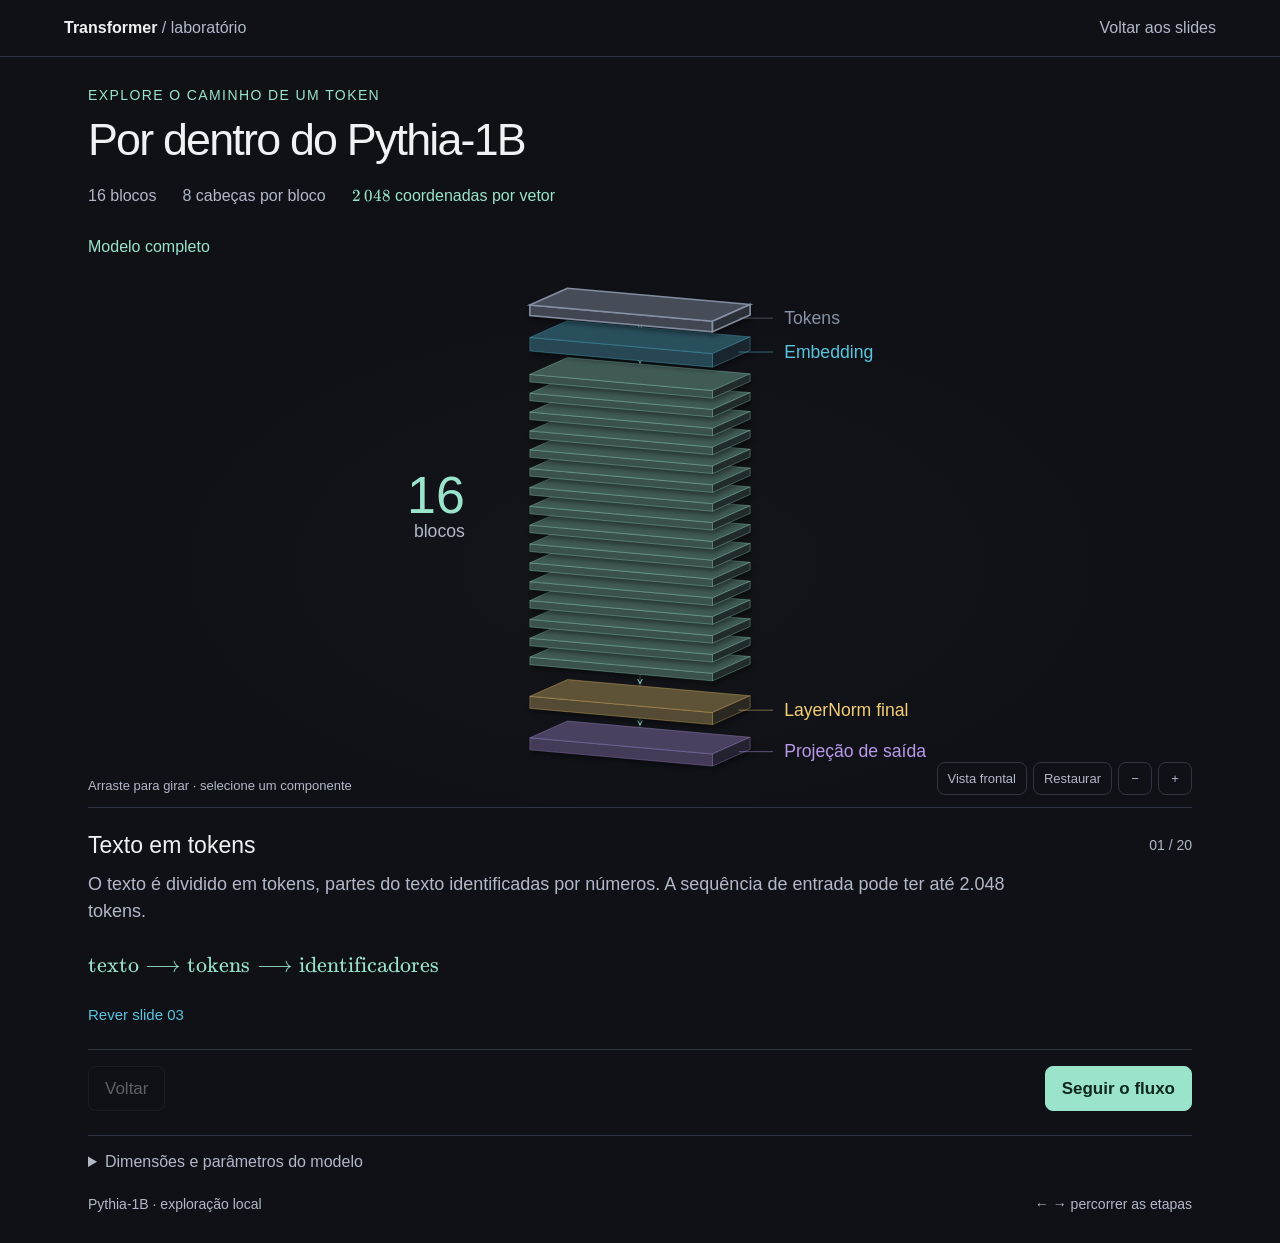
<file: apresentacoes/semana-05_2026-10-16/principal_joao_transformer-por-dentro/laboratorio/index.html>
<!doctype html>
<html lang="pt-BR">
<head>
<meta charset="utf-8"><meta name="viewport" content="width=device-width, initial-scale=1">
<meta name="theme-color" content="#101117"><title>Pythia-1B · Por dentro do modelo</title>
<link rel="stylesheet" href="../vendor/katex/katex.min.css"><link rel="stylesheet" href="laboratorio.css"><link rel="stylesheet" href="arquitetura.css">
<script defer src="../vendor/katex/katex.min.js"></script><script defer src="detalhes.js"></script><script defer src="arquitetura.js"></script>
</head>
<body>
<a class="skip-link" href="#componentTitle">Ir para a etapa atual</a>
<header class="topbar"><a href="../index.html#slide-21" class="brand">Transformer <span>/ laboratório</span></a><a href="../index.html#slide-18">Voltar aos slides</a></header>
<main>
<section id="architectureView" aria-labelledby="architectureTitle">
 <header class="architecture-heading"><div><p class="eyebrow">Explore o caminho de um token</p><h1 id="architectureTitle">Por dentro do Pythia-1B</h1></div></header>
 <div id="architectureSpecs" class="architecture-specs"></div>
 <nav id="architectureBreadcrumb" class="architecture-breadcrumb" aria-label="Localização na arquitetura"></nav>
 <div id="architectureWorkspace" class="architecture-workspace"><div class="architecture-stage"><svg id="architectureCanvas" viewBox="0 0 1000 580" tabindex="0" role="group" aria-label="Arquitetura em três dimensões. Arraste para girar. A, D, W e S giram; mais e menos ajustam o zoom; zero restaura a vista."><title>Arquitetura interativa do Pythia-1B</title></svg><div class="camera-tools" aria-label="Câmera"><button id="cameraFront">Vista frontal</button><button id="cameraReset" aria-label="Restaurar perspectiva">Restaurar</button><button id="cameraOut" aria-label="Afastar câmera">−</button><button id="cameraIn" aria-label="Aproximar câmera">+</button></div><p class="orbit-hint">Arraste para girar · selecione um componente</p></div>
 <aside id="componentPanel" class="component-panel" aria-label="Detalhes do componente" hidden><div id="detailInspector"></div><div id="detailContent"></div></aside></div>
 <div id="inspectorHome"><section class="architecture-inspector" aria-labelledby="componentTitle"><div class="component-heading"><h2 id="componentTitle" tabindex="-1"></h2><span id="architecturePosition" aria-label="Etapa atual"></span></div><p id="componentDescription"></p><div id="componentEquation"></div><div class="component-actions"><button id="openComponent">Abrir bloco</button><a id="reviewSlide" target="_blank" rel="noopener">Rever nos slides</a></div></section>
 </div>
 <nav class="architecture-transport" aria-label="Percurso da inferência"><button id="architectureBack">Voltar</button><span id="architectureStatus" class="sr-only" role="status" aria-live="polite"></span><button id="architectureNext" class="primary">Seguir o fluxo</button></nav>
 <details class="model-details"><summary>Dimensões e parâmetros do modelo</summary><div id="modelDimensions"></div><p>O mapa percorre a arquitetura completa e suas operações. Os pesos treinados não são carregados nesta página.</p></details>
</section>
<footer><span>Pythia-1B · exploração local</span><span>← → percorrer as etapas</span></footer>
</main>
</body>
</html>
</file>
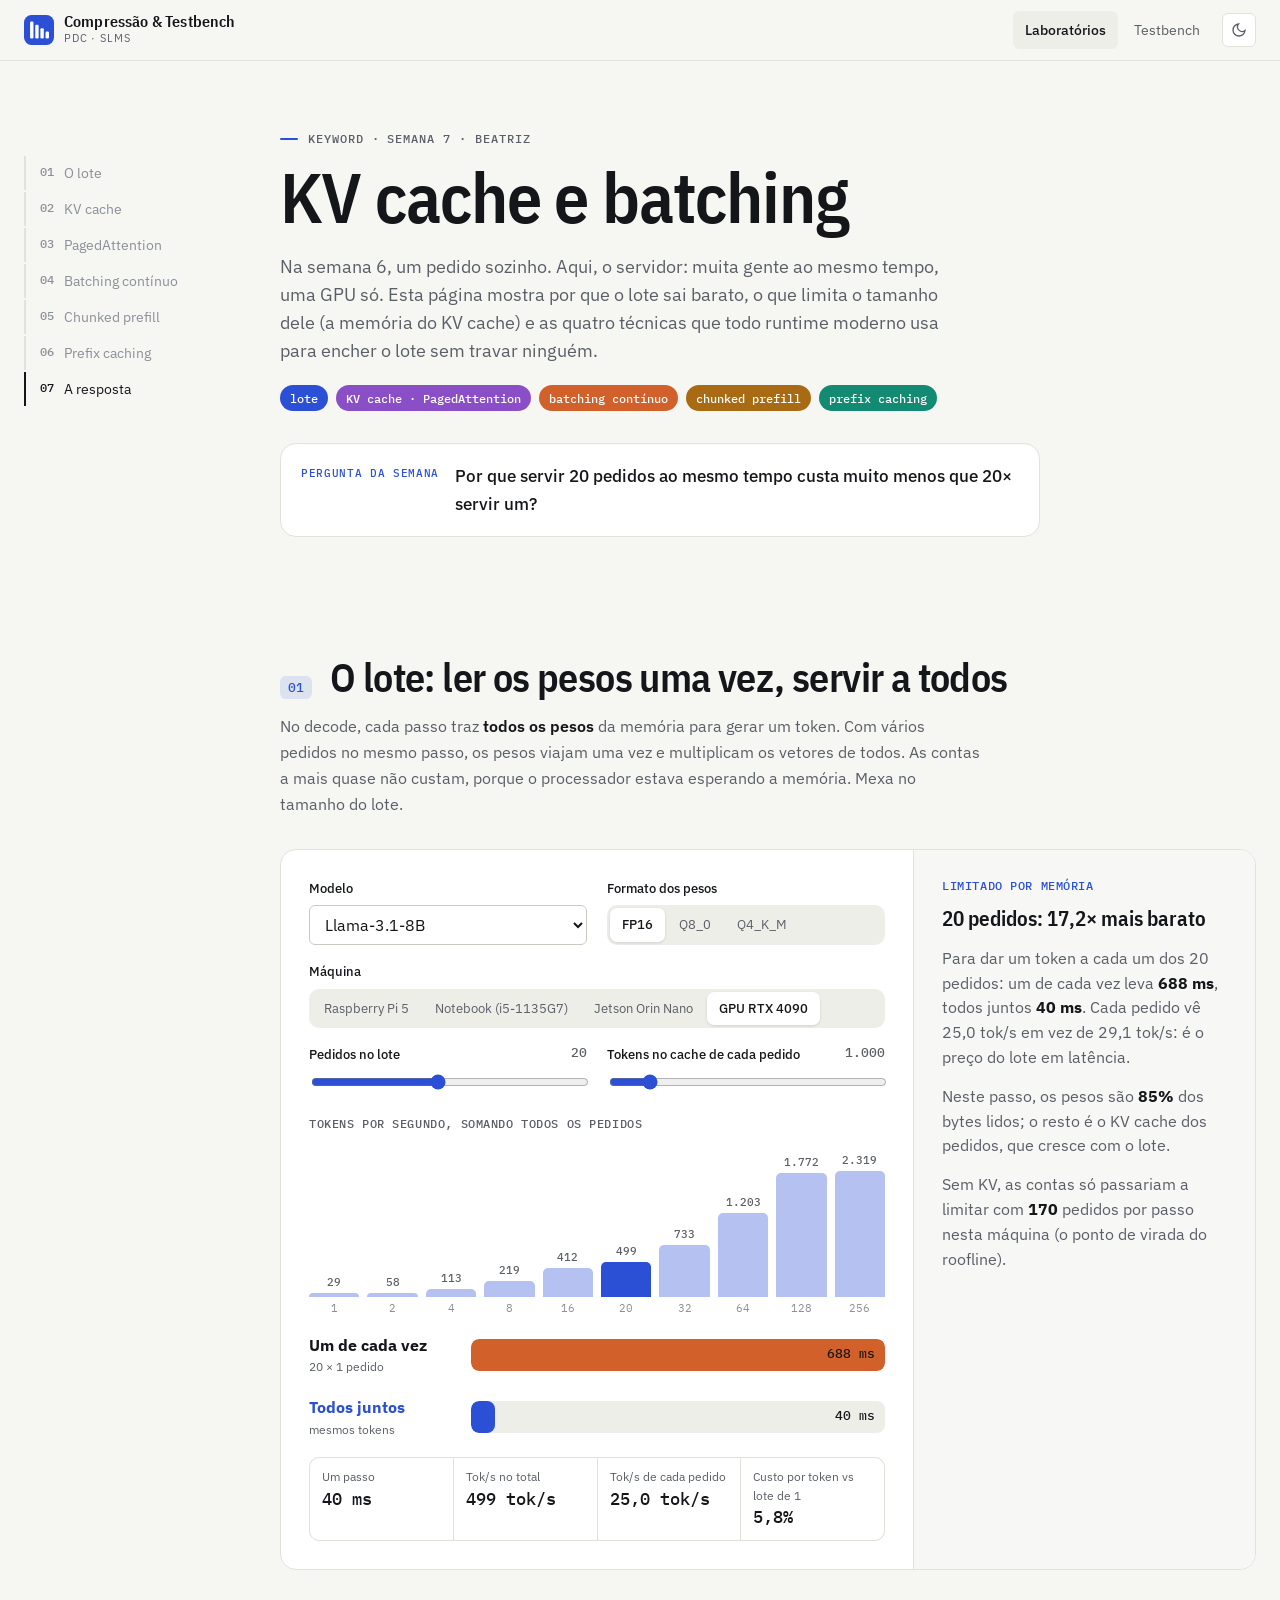
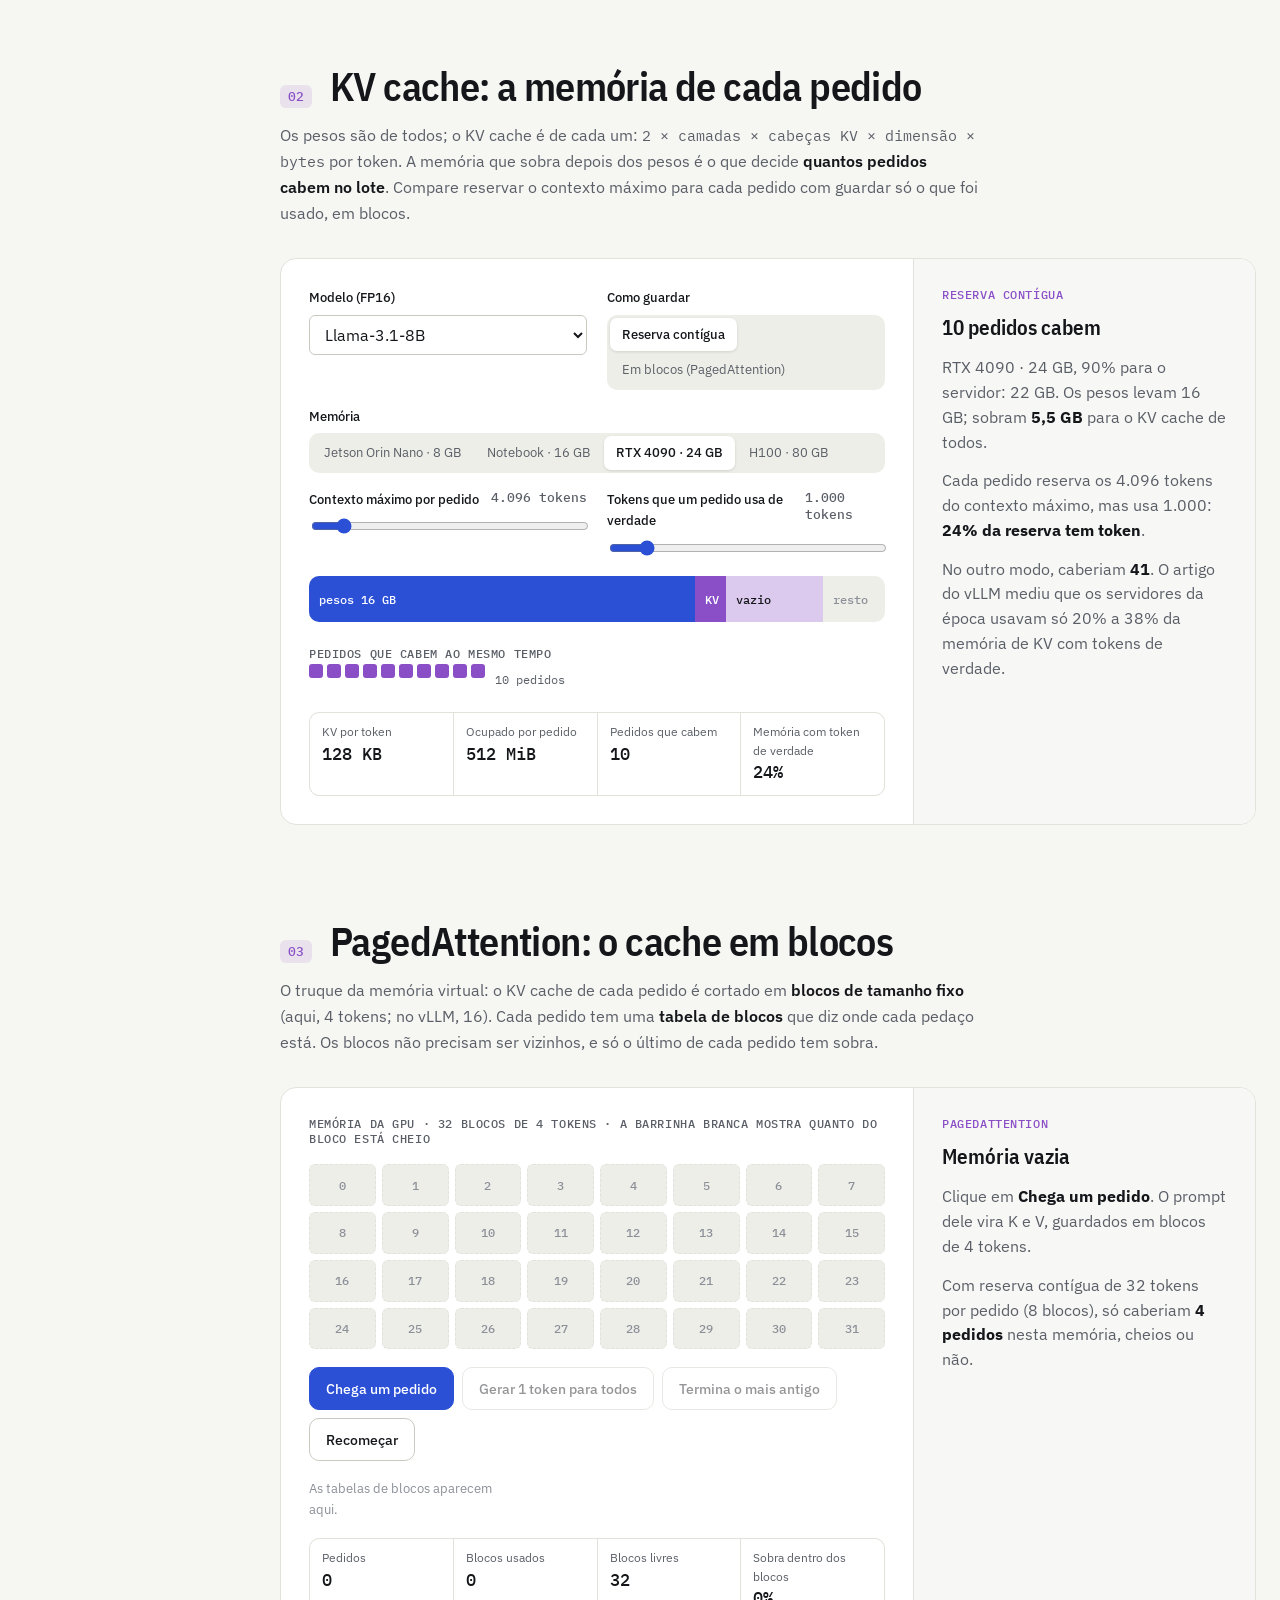
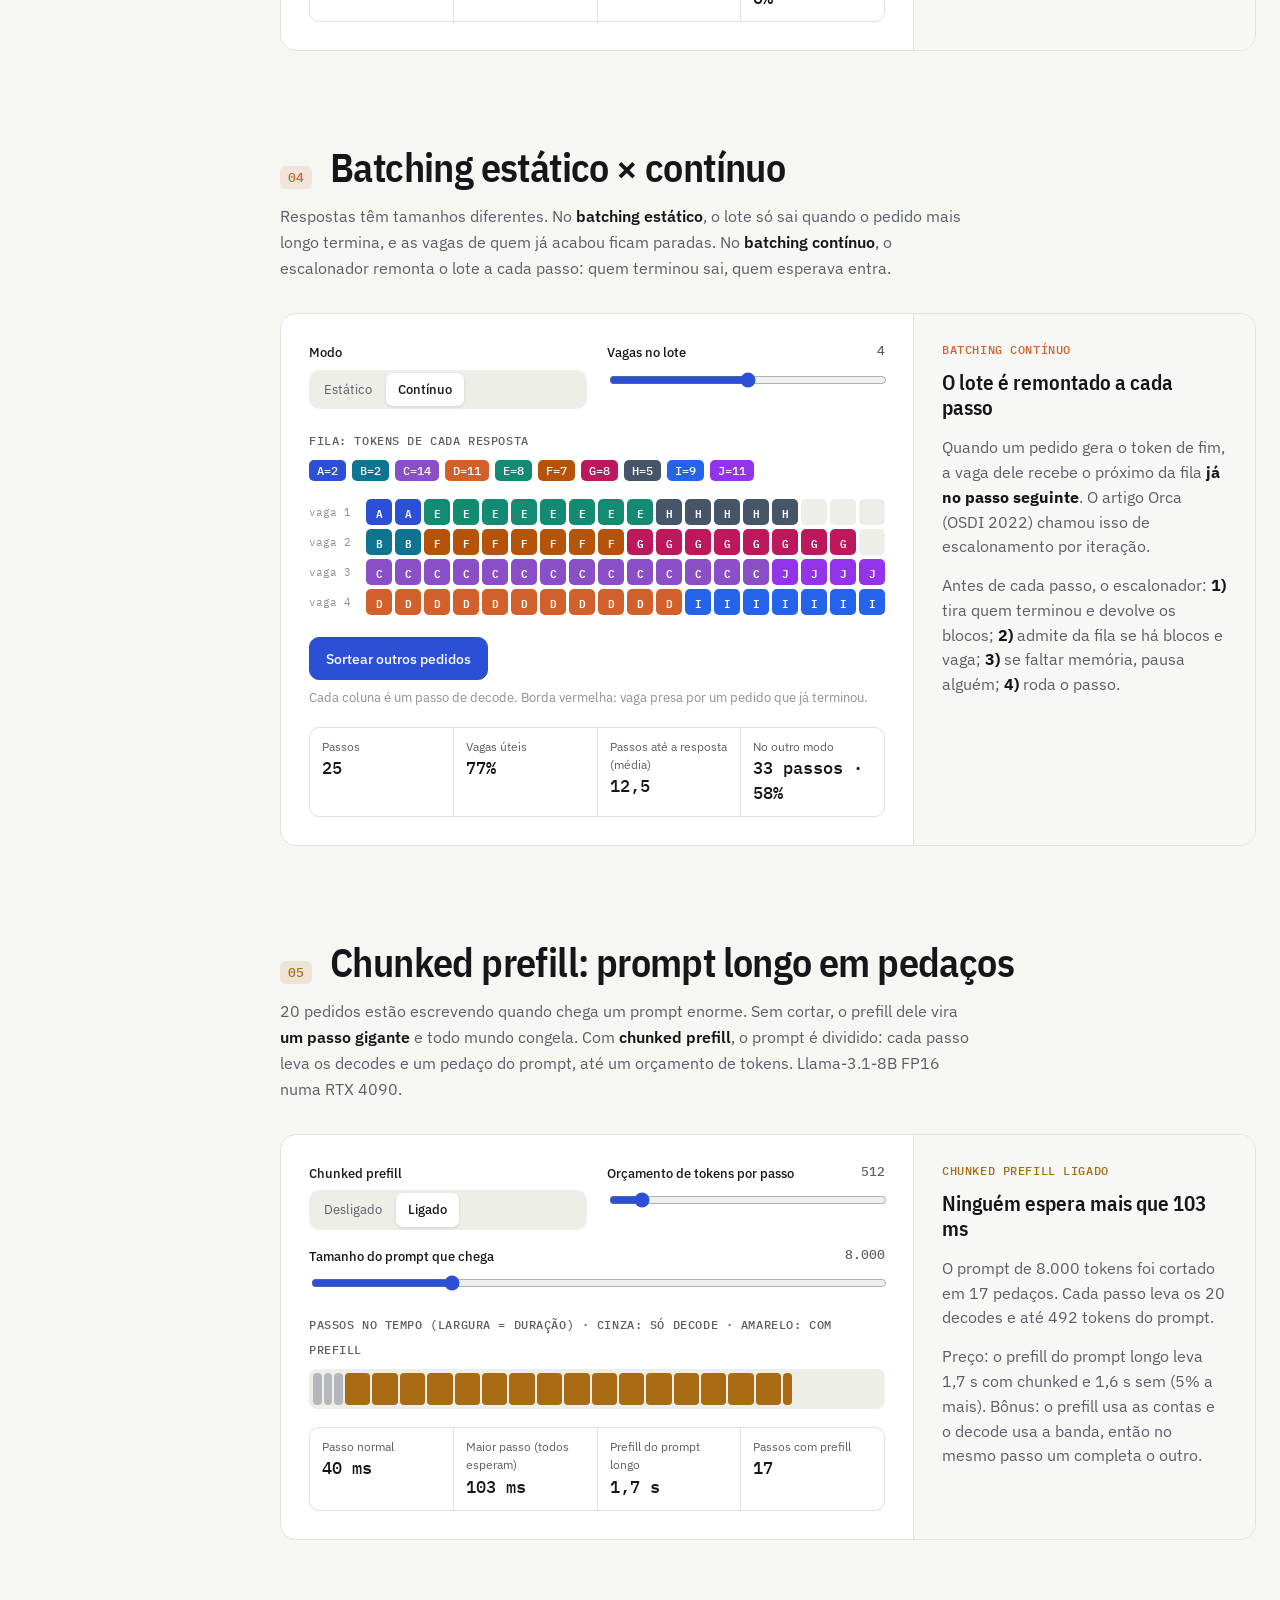
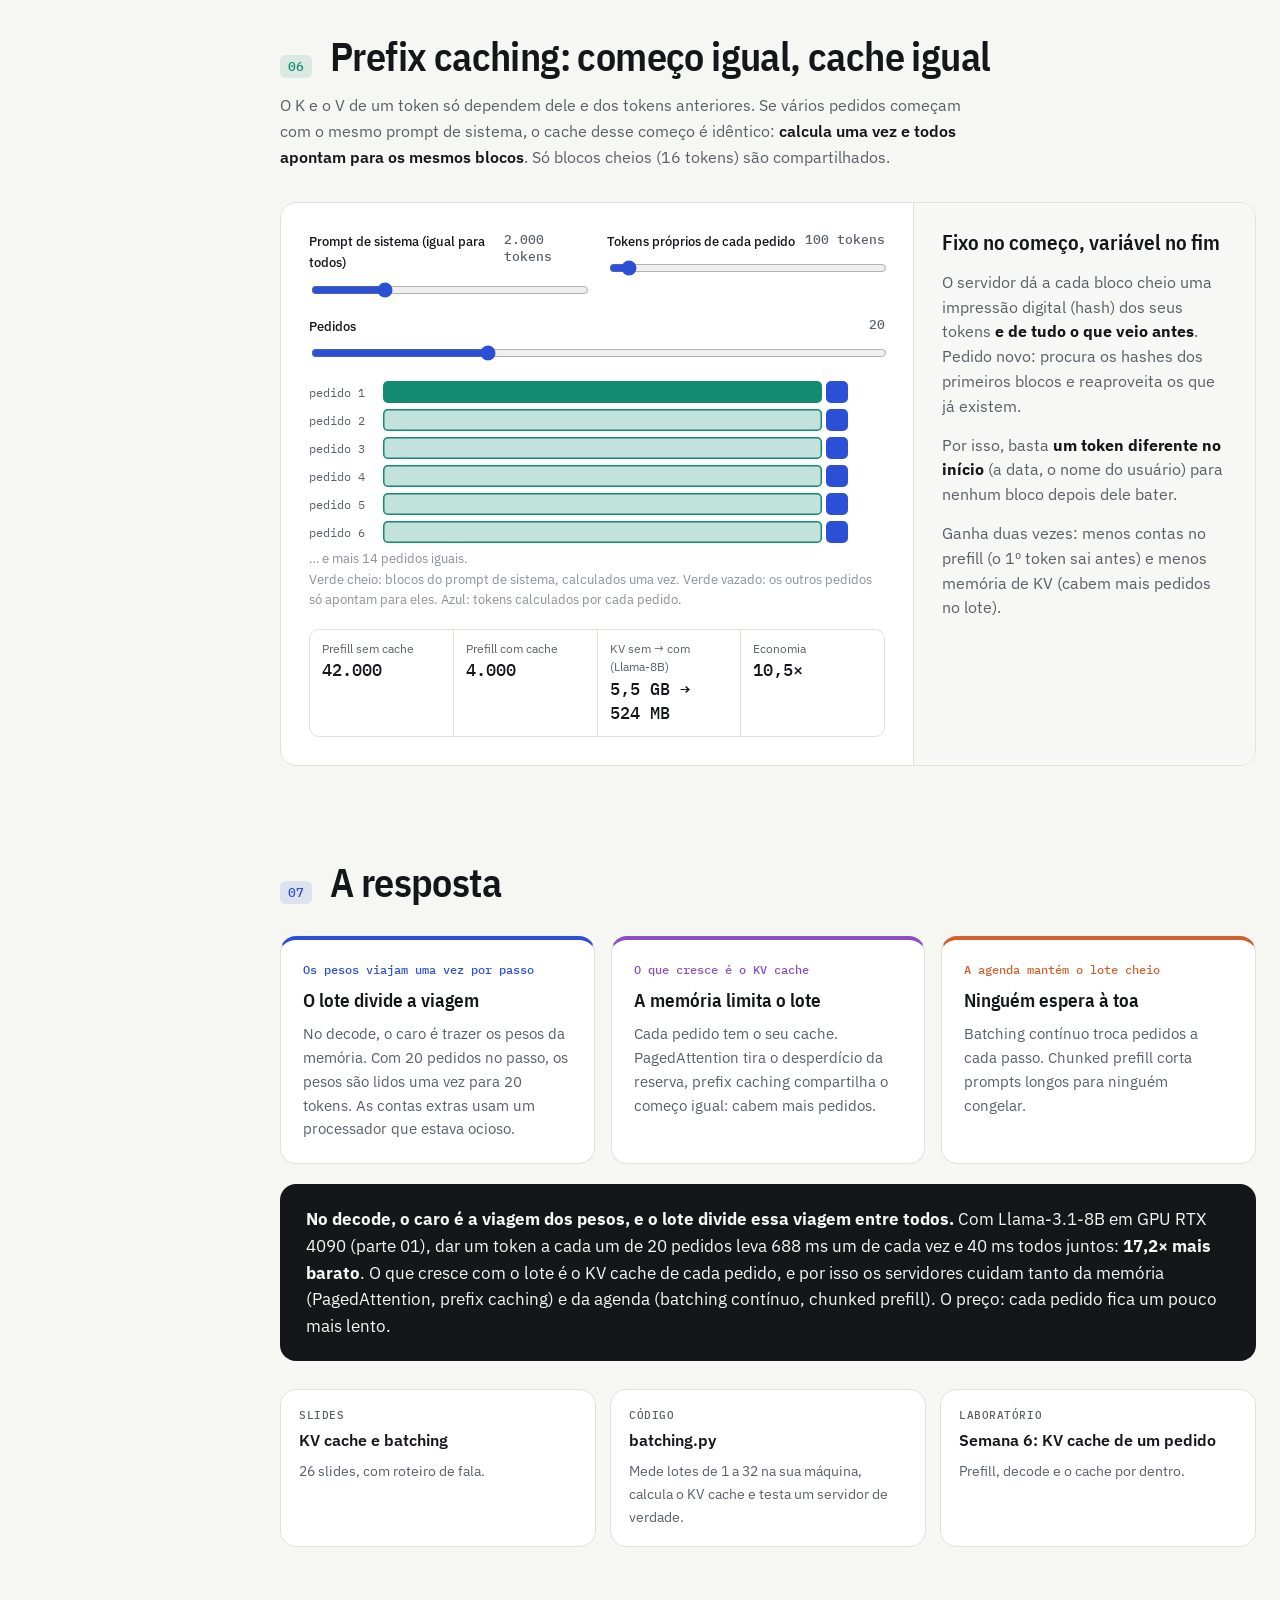
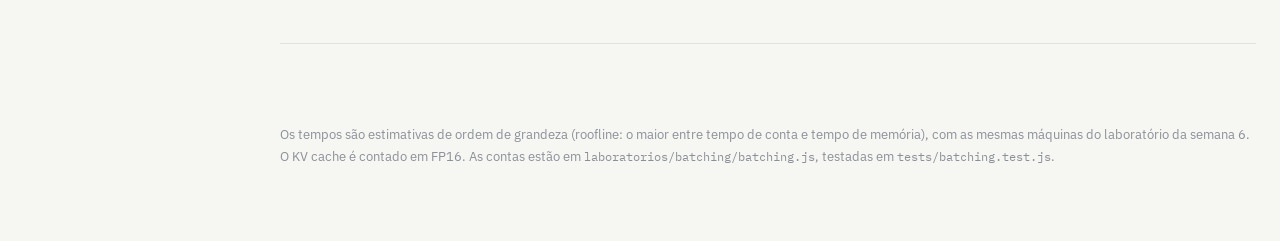
<file: laboratorios/batching/kv-cache-e-batching.html>
<!doctype html>
<html lang="pt-BR">
<head>
<meta charset="utf-8">
<meta name="viewport" content="width=device-width, initial-scale=1">
<title>KV cache e batching</title>
<link rel="preconnect" href="https://fonts.googleapis.com">
<link rel="preconnect" href="https://fonts.gstatic.com" crossorigin>
<link rel="stylesheet" href="https://fonts.googleapis.com/css2?family=IBM+Plex+Mono:wght@400;500&family=IBM+Plex+Sans+Condensed:wght@500;600&family=IBM+Plex+Sans:wght@400;500;600&display=swap">
<link rel="stylesheet" href="../../assets/tokens.css">
<link rel="stylesheet" href="../../assets/tema.css">
<script src="../../assets/tema.js" defer></script>
<script src="../geracao/geracao.js" defer></script>
<script src="batching.js" defer></script>
<style>
/* cores: lote = c1 (azul), KV cache = c4 (roxo), batching contínuo = c2 (laranja), prefix caching = c3 (verde) */
:root { --lote: var(--c1); --kv: var(--c4); --cont: var(--c2); --pref: var(--c3); --chunk: var(--warn); }
.layout { display: grid; grid-template-columns: 200px minmax(0, 1fr); gap: 56px; }
.indice { position: sticky; top: 84px; align-self: start; padding-top: 72px; display: flex; flex-direction: column; gap: 2px; font-size: .86rem; }
.indice a { text-decoration: none; color: var(--faint); padding: 6px 0 6px 14px; border-left: 2px solid var(--line); transition: color .25s, border-color .25s; display: flex; gap: 10px; }
.indice a span { font: 500 .72rem var(--font-mono); padding-top: 2px; }
.indice a:hover { color: var(--fg); }
.indice a.ativo { color: var(--fg); border-left-color: var(--c, var(--fg)); }

.hero { padding: 72px 0 24px; }
.pergunta { margin-top: 32px; display: flex; gap: 16px; align-items: flex-start; padding: 18px 20px; background: var(--surface); border: 1px solid var(--line); border-radius: var(--r-lg); max-width: 760px; }
.pergunta b { font: 500 .7rem var(--font-mono); letter-spacing: .06em; text-transform: uppercase; color: var(--accent); white-space: nowrap; padding-top: 4px; }
.pergunta p { margin: 0; font-size: 1.08rem; font-weight: 500; }
.fases-leg { margin-top: 20px; display: flex; gap: 8px; flex-wrap: wrap; }
.fases-leg span { font: 500 .78rem var(--font-mono); padding: 5px 10px; border-radius: 999px; color: #fff; background: var(--c); }

.cap { padding-top: 96px; scroll-margin-top: 60px; }
.cap-head { display: flex; gap: 18px; align-items: baseline; margin-bottom: 8px; }
.cap-num { font: 500 .8rem var(--font-mono); color: var(--c, var(--accent)); padding: 3px 8px; border-radius: 6px; background: color-mix(in srgb, var(--c, var(--accent)) 12%, transparent); flex: none; }
.cap p.texto { max-width: 70ch; color: var(--muted); font-size: 1.02rem; margin: 14px 0 0; }
.cap p.texto b { color: var(--fg); font-weight: 600; }
.palco { margin-top: 32px; display: grid; grid-template-columns: minmax(0, 1.3fr) minmax(280px, .7fr); background: var(--surface); border: 1px solid var(--line); border-radius: var(--r-lg); overflow: hidden; }
.palco-vis { padding: 28px; border-right: 1px solid var(--line); min-width: 0; display: flex; flex-direction: column; gap: 18px; }
.palco-txt { padding: 28px; display: flex; flex-direction: column; gap: 14px; background: color-mix(in srgb, var(--sunken) 45%, var(--surface)); }
.palco-txt h3 { font: 600 1.3rem/1.2 var(--font-display); margin: 0; }
.palco-txt p { margin: 0; color: var(--muted); }
.palco-txt p b { color: var(--fg); }
.ctrl { display: grid; grid-template-columns: repeat(2, minmax(0, 1fr)); gap: 16px 20px; }
.ctrl .largo { grid-column: 1 / -1; }
.seg { flex-wrap: wrap; }
.rotulo { font: 500 .72rem var(--font-mono); letter-spacing: .05em; text-transform: uppercase; color: var(--muted); }
.botoes { display: flex; gap: 8px; flex-wrap: wrap; align-items: center; }
.metricas { display: grid; grid-template-columns: repeat(4, minmax(0, 1fr)); gap: 1px; background: var(--line); border-radius: var(--r); overflow: hidden; border: 1px solid var(--line); }
.metricas div { background: var(--surface); padding: 10px 12px; min-width: 0; }
.metricas small { display: block; font-size: .72rem; color: var(--muted); }
.metricas b { font: 500 1.05rem var(--font-mono); font-variant-numeric: tabular-nums; }
.nota { font-size: .8rem; color: var(--faint); margin: 0; }
@keyframes entra { from { opacity: 0; transform: translateY(6px); } }

/* 01 · lote */
.colunas { display: flex; align-items: flex-end; gap: 8px; height: 180px; padding-top: 18px; }
.colunas div { flex: 1; display: flex; flex-direction: column; align-items: center; gap: 4px; height: 100%; justify-content: flex-end; min-width: 0; }
.colunas i { display: block; width: 100%; border-radius: 5px 5px 0 0; background: color-mix(in srgb, var(--lote) 35%, var(--surface)); transition: height .45s var(--ease); }
.colunas div.atual i { background: var(--lote); }
.colunas small { font: .7rem var(--font-mono); color: var(--faint); }
.colunas b { font: 500 .68rem var(--font-mono); color: var(--muted); white-space: nowrap; }
.raia { display: grid; grid-template-columns: 150px 1fr; gap: 12px; align-items: center; }
.raia > div:first-child small { display: block; color: var(--muted); font-size: .76rem; }
.pista { position: relative; height: 32px; background: var(--sunken); border-radius: 8px; overflow: hidden; }
.pista i { position: absolute; inset: 0 auto 0 0; border-radius: 8px; transition: width .6s var(--ease); }
.pista span { position: absolute; right: 10px; top: 6px; font: 500 .8rem var(--font-mono); }

/* 02 · memória */
.membar { display: flex; height: 46px; border-radius: 10px; overflow: hidden; background: var(--sunken); }
.membar i { display: flex; align-items: center; padding: 0 10px; color: #fff; font: 500 .78rem var(--font-mono); white-space: nowrap; overflow: hidden; transition: width .5s var(--ease); }
.pedidos { display: flex; flex-wrap: wrap; gap: 4px; min-height: 30px; }
.pedidos span { width: 14px; height: 14px; border-radius: 3px; background: var(--kv); animation: entra .3s var(--ease); }
.pedidos em { font: .78rem var(--font-mono); color: var(--muted); font-style: normal; align-self: center; margin-left: 6px; }

/* 03 · PagedAttention */
.fisico { display: grid; grid-template-columns: repeat(8, minmax(0, 1fr)); gap: 6px; }
.fisico div { aspect-ratio: 1.6; border-radius: 6px; display: grid; place-items: center; font: 500 .72rem var(--font-mono); background: var(--sunken); color: var(--faint); border: 1px dashed var(--line); transition: background .3s; position: relative; overflow: hidden; }
.fisico div.ocup { color: #fff; border: 0; }
.fisico div.ocup i { position: absolute; left: 0; bottom: 0; height: 4px; background: rgba(255,255,255,.75); }
.tabelas { display: grid; grid-template-columns: repeat(auto-fill, minmax(150px, 1fr)); gap: 10px; }
.tabelas div { background: var(--surface); border: 1px solid var(--line); border-radius: var(--r); padding: 8px 10px; font: .76rem var(--font-mono); }
.tabelas b { display: block; margin-bottom: 4px; }

/* 04 · agenda */
.agenda { display: grid; gap: 4px; overflow-x: auto; padding-bottom: 4px; }
.agenda .lin { display: flex; gap: 3px; align-items: center; }
.agenda .lin small { width: 54px; flex: none; font: .7rem var(--font-mono); color: var(--faint); }
.agenda .c { width: 26px; height: 26px; border-radius: 5px; flex: none; display: grid; place-items: center; font: 600 .7rem var(--font-mono); color: #fff; }
.agenda .c.vazio { background: var(--sunken); }
.agenda .c.ocioso { background: transparent; box-shadow: inset 0 0 0 1.5px var(--bad); }
.fila { display: flex; flex-wrap: wrap; gap: 6px; }
.fila span { font: 500 .76rem var(--font-mono); padding: 3px 8px; border-radius: 5px; color: #fff; }

/* 05 · chunked */
.passos { display: flex; height: 40px; gap: 2px; background: var(--sunken); border-radius: 8px; overflow: hidden; padding: 4px; }
.passos i { display: block; height: 100%; border-radius: 4px; background: color-mix(in srgb, var(--muted) 45%, var(--surface)); flex: none; }
.passos i.pref { background: var(--chunk); }

/* 06 · prefixo */
.req { display: flex; gap: 4px; align-items: center; margin-bottom: 6px; }
.req small { width: 70px; font: .74rem var(--font-mono); color: var(--muted); flex: none; }
.req i { height: 22px; border-radius: 5px; display: block; }
.req i.comp { background: var(--pref); }
.req i.prop { background: var(--c1); }
.req i.rep { background: color-mix(in srgb, var(--pref) 25%, var(--surface)); box-shadow: inset 0 0 0 1.5px var(--pref); }

/* 07 · resposta */
.ordem { margin-top: 32px; display: grid; grid-template-columns: repeat(3, minmax(0, 1fr)); gap: 16px; }
.ordem .card { padding: 22px; display: flex; flex-direction: column; gap: 10px; border-top: 4px solid var(--c); }
.ordem small { font: 500 .72rem var(--font-mono); color: var(--c); }
.ordem h3 { margin: 0; font: 600 1.2rem var(--font-display); }
.ordem p { margin: 0; color: var(--muted); font-size: .93rem; }
.resposta { margin-top: 20px; padding: 22px 26px; border-radius: var(--r-lg); background: var(--fg); color: var(--bg); font-size: 1.04rem; line-height: 1.6; }
.resposta b { color: var(--bg); }
.material { margin-top: 28px; display: grid; grid-template-columns: repeat(3, minmax(0, 1fr)); gap: 14px; }
.material a { padding: 18px; display: flex; flex-direction: column; gap: 6px; text-decoration: none; }
.material small { font: 500 .7rem var(--font-mono); letter-spacing: .05em; text-transform: uppercase; color: var(--muted); }
.material b { font-weight: 600; }
.material span { color: var(--muted); font-size: .9rem; }
.rodape { padding: 80px 0 60px; color: var(--faint); font-size: .84rem; }

@media (max-width: 1100px) { .layout { grid-template-columns: 1fr; } .indice { display: none; } }
@media (max-width: 900px) {
  .palco { grid-template-columns: 1fr; }
  .palco-vis { border-right: 0; border-bottom: 1px solid var(--line); }
  .ordem, .material { grid-template-columns: 1fr; }
  .metricas { grid-template-columns: 1fr 1fr; }
  .ctrl { grid-template-columns: 1fr; }
}
@media (max-width: 560px) {
  .palco-vis, .palco-txt { padding: 18px; }
  .raia { grid-template-columns: 1fr; gap: 4px; }
  .fisico { grid-template-columns: repeat(4, minmax(0, 1fr)); }
}
</style>
</head>
<body>
<header class="appbar"><div class="appbar-in">
  <a class="marca" href="../../index.html" aria-label="Início">
    <svg width="30" height="30" viewBox="0 0 32 32" aria-hidden="true"><rect width="32" height="32" rx="8" style="fill:var(--accent)"/><g fill="#fff"><rect x="6.5" y="7" width="3.6" height="18" rx="1.3"/><rect x="12" y="10.5" width="3.6" height="14.5" rx="1.3"/><rect x="17.5" y="14" width="3.6" height="11" rx="1.3"/><rect x="23" y="17.5" width="3.6" height="7.5" rx="1.3"/></g></svg>
    <span><b>Compressão &amp; Testbench</b><small>PDC · SLMs</small></span>
  </a>
  <nav class="appnav">
    <a href="../../index.html" aria-current="page">Laboratórios</a>
    <a href="../../testbench/index.html">Testbench</a>
    <button class="tema-btn" data-tema-alternar aria-label="Alternar tema claro/escuro"><svg width="16" height="16" viewBox="0 0 24 24" fill="none" stroke="currentColor" stroke-width="2"><path d="M21 12.8A9 9 0 1 1 11.2 3a7 7 0 0 0 9.8 9.8Z"/></svg></button>
  </nav>
</div></header>

<div class="wrap layout">
  <nav class="indice" id="indice" aria-label="Partes">
    <a href="#lote" style="--c:var(--c1)"><span>01</span>O lote</a>
    <a href="#memoria" style="--c:var(--c4)"><span>02</span>KV cache</a>
    <a href="#paged" style="--c:var(--c4)"><span>03</span>PagedAttention</a>
    <a href="#agenda" style="--c:var(--c2)"><span>04</span>Batching contínuo</a>
    <a href="#chunked" style="--c:var(--warn)"><span>05</span>Chunked prefill</a>
    <a href="#prefixo" style="--c:var(--c3)"><span>06</span>Prefix caching</a>
    <a href="#resposta"><span>07</span>A resposta</a>
  </nav>

  <main>
    <section class="hero">
      <p class="eyebrow">Keyword · semana 7 · Beatriz</p>
      <h1 class="display">KV cache e batching</h1>
      <p class="lede">Na semana 6, um pedido sozinho. Aqui, o servidor: muita gente ao mesmo tempo, uma GPU só. Esta página mostra por que o lote sai barato, o que limita o tamanho dele (a memória do KV cache) e as quatro técnicas que todo runtime moderno usa para encher o lote sem travar ninguém.</p>
      <div class="fases-leg"><span style="--c:var(--c1)">lote</span><span style="--c:var(--c4)">KV cache · PagedAttention</span><span style="--c:var(--c2)">batching contínuo</span><span style="--c:var(--warn)">chunked prefill</span><span style="--c:var(--c3)">prefix caching</span></div>
      <div class="pergunta"><b>Pergunta da semana</b><p>Por que servir 20 pedidos ao mesmo tempo custa muito menos que 20× servir um?</p></div>
    </section>

    <!-- ===================== 01 ===================== -->
    <section class="cap" id="lote" style="--c:var(--c1)" data-revelar>
      <div class="cap-head"><span class="cap-num">01</span><h2 class="display">O lote: ler os pesos uma vez, servir a todos</h2></div>
      <p class="texto">No decode, cada passo traz <b>todos os pesos</b> da memória para gerar um token. Com vários pedidos no mesmo passo, os pesos viajam uma vez e multiplicam os vetores de todos. As contas a mais quase não custam, porque o processador estava esperando a memória. Mexa no tamanho do lote.</p>
      <div class="palco">
        <div class="palco-vis">
          <div class="ctrl">
            <label class="campo"><span>Modelo</span><select id="bModelo"></select></label>
            <div class="campo"><span>Formato dos pesos</span><div class="seg" id="bFmt" role="group" aria-label="Formato"></div></div>
            <div class="campo largo"><span>Máquina</span><div class="seg" id="bMaq" role="group" aria-label="Máquina"></div></div>
            <label class="campo"><span>Pedidos no lote <output id="bLOut">20</output></span><input type="range" id="bL" min="0" max="11" step="1" value="5"></label>
            <label class="campo"><span>Tokens no cache de cada pedido <output id="bCOut">1.000</output></span><input type="range" id="bC" min="0" max="8000" step="100" value="1000"></label>
          </div>
          <div>
            <span class="rotulo">Tokens por segundo, somando todos os pedidos</span>
            <div class="colunas" id="bCol"></div>
          </div>
          <div class="raia"><div><b>Um de cada vez</b><small id="bUmLbl"></small></div><div class="pista"><i id="bUmBar" style="background:var(--c2)"></i><span id="bUmT"></span></div></div>
          <div class="raia"><div><b style="color:var(--lote)">Todos juntos</b><small>mesmos tokens</small></div><div class="pista"><i id="bJuBar" style="background:var(--lote)"></i><span id="bJuT"></span></div></div>
          <div class="metricas">
            <div><small>Um passo</small><b id="bmPasso">—</b></div>
            <div><small>Tok/s no total</small><b id="bmTot">—</b></div>
            <div><small>Tok/s de cada pedido</small><b id="bmCada">—</b></div>
            <div><small>Custo por token vs lote de 1</small><b id="bmCusto">—</b></div>
          </div>
        </div>
        <div class="palco-txt" id="bTxt"></div>
      </div>
    </section>

    <!-- ===================== 02 ===================== -->
    <section class="cap" id="memoria" style="--c:var(--c4)" data-revelar>
      <div class="cap-head"><span class="cap-num">02</span><h2 class="display">KV cache: a memória de cada pedido</h2></div>
      <p class="texto">Os pesos são de todos; o KV cache é de cada um: <code>2 × camadas × cabeças KV × dimensão × bytes</code> por token. A memória que sobra depois dos pesos é o que decide <b>quantos pedidos cabem no lote</b>. Compare reservar o contexto máximo para cada pedido com guardar só o que foi usado, em blocos.</p>
      <div class="palco">
        <div class="palco-vis">
          <div class="ctrl">
            <label class="campo"><span>Modelo (FP16)</span><select id="mModelo"></select></label>
            <div class="campo"><span>Como guardar</span><div class="seg" id="mModo" role="group" aria-label="Modo"></div></div>
            <div class="campo largo"><span>Memória</span><div class="seg" id="mMem" role="group" aria-label="Memória"></div></div>
            <label class="campo"><span>Contexto máximo por pedido <output id="mCOut"></output></span><input type="range" id="mC" min="1024" max="32768" step="1024" value="4096"></label>
            <label class="campo"><span>Tokens que um pedido usa de verdade <output id="mUOut"></output></span><input type="range" id="mU" min="100" max="8000" step="100" value="1000"></label>
          </div>
          <div class="membar" id="mBar"></div>
          <div><span class="rotulo">Pedidos que cabem ao mesmo tempo</span><div class="pedidos" id="mPed"></div></div>
          <div class="metricas">
            <div><small>KV por token</small><b id="mmTok">—</b></div>
            <div><small>Ocupado por pedido</small><b id="mmPed">—</b></div>
            <div><small>Pedidos que cabem</small><b id="mmN">—</b></div>
            <div><small>Memória com token de verdade</small><b id="mmUso">—</b></div>
          </div>
        </div>
        <div class="palco-txt" id="mTxt"></div>
      </div>
    </section>

    <!-- ===================== 03 ===================== -->
    <section class="cap" id="paged" style="--c:var(--c4)" data-revelar>
      <div class="cap-head"><span class="cap-num">03</span><h2 class="display">PagedAttention: o cache em blocos</h2></div>
      <p class="texto">O truque da memória virtual: o KV cache de cada pedido é cortado em <b>blocos de tamanho fixo</b> (aqui, 4 tokens; no vLLM, 16). Cada pedido tem uma <b>tabela de blocos</b> que diz onde cada pedaço está. Os blocos não precisam ser vizinhos, e só o último de cada pedido tem sobra.</p>
      <div class="palco">
        <div class="palco-vis">
          <span class="rotulo">Memória da GPU · 32 blocos de 4 tokens · a barrinha branca mostra quanto do bloco está cheio</span>
          <div class="fisico" id="pFis"></div>
          <div class="botoes">
            <button class="btn primario" id="pNovo">Chega um pedido</button>
            <button class="btn" id="pGera">Gerar 1 token para todos</button>
            <button class="btn" id="pFim">Termina o mais antigo</button>
            <button class="btn" id="pReset">Recomeçar</button>
          </div>
          <div class="tabelas" id="pTab"></div>
          <div class="metricas">
            <div><small>Pedidos</small><b id="pmN">—</b></div>
            <div><small>Blocos usados</small><b id="pmU">—</b></div>
            <div><small>Blocos livres</small><b id="pmL">—</b></div>
            <div><small>Sobra dentro dos blocos</small><b id="pmD">—</b></div>
          </div>
        </div>
        <div class="palco-txt" id="pTxt"></div>
      </div>
    </section>

    <!-- ===================== 04 ===================== -->
    <section class="cap" id="agenda" style="--c:var(--c2)" data-revelar>
      <div class="cap-head"><span class="cap-num">04</span><h2 class="display">Batching estático × contínuo</h2></div>
      <p class="texto">Respostas têm tamanhos diferentes. No <b>batching estático</b>, o lote só sai quando o pedido mais longo termina, e as vagas de quem já acabou ficam paradas. No <b>batching contínuo</b>, o escalonador remonta o lote a cada passo: quem terminou sai, quem esperava entra.</p>
      <div class="palco">
        <div class="palco-vis">
          <div class="ctrl">
            <div class="campo"><span>Modo</span><div class="seg" id="aModo" role="group" aria-label="Modo"></div></div>
            <label class="campo"><span>Vagas no lote <output id="aVOut">4</output></span><input type="range" id="aV" min="2" max="6" step="1" value="4"></label>
          </div>
          <div><span class="rotulo">Fila: tokens de cada resposta</span><div class="fila" id="aFila" style="margin-top:8px"></div></div>
          <div class="agenda" id="aGrade" aria-label="Grade de passos"></div>
          <div class="botoes"><button class="btn primario" id="aSort">Sortear outros pedidos</button><span class="nota">Cada coluna é um passo de decode. Borda vermelha: vaga presa por um pedido que já terminou.</span></div>
          <div class="metricas">
            <div><small>Passos</small><b id="amP">—</b></div>
            <div><small>Vagas úteis</small><b id="amO">—</b></div>
            <div><small>Passos até a resposta (média)</small><b id="amT">—</b></div>
            <div><small>No outro modo</small><b id="amX">—</b></div>
          </div>
        </div>
        <div class="palco-txt" id="aTxt"></div>
      </div>
    </section>

    <!-- ===================== 05 ===================== -->
    <section class="cap" id="chunked" style="--c:var(--warn)" data-revelar>
      <div class="cap-head"><span class="cap-num">05</span><h2 class="display">Chunked prefill: prompt longo em pedaços</h2></div>
      <p class="texto">20 pedidos estão escrevendo quando chega um prompt enorme. Sem cortar, o prefill dele vira <b>um passo gigante</b> e todo mundo congela. Com <b>chunked prefill</b>, o prompt é dividido: cada passo leva os decodes e um pedaço do prompt, até um orçamento de tokens. Llama-3.1-8B FP16 numa RTX 4090.</p>
      <div class="palco">
        <div class="palco-vis">
          <div class="ctrl">
            <div class="campo"><span>Chunked prefill</span><div class="seg" id="cModo" role="group" aria-label="Chunked"></div></div>
            <label class="campo"><span>Orçamento de tokens por passo <output id="cOOut">512</output></span><input type="range" id="cO" min="128" max="4096" step="128" value="512"></label>
            <label class="campo largo"><span>Tamanho do prompt que chega <output id="cPOut">8.000</output></span><input type="range" id="cP" min="500" max="32000" step="500" value="8000"></label>
          </div>
          <div><span class="rotulo">Passos no tempo (largura = duração) · cinza: só decode · amarelo: com prefill</span><div class="passos" id="cPassos" style="margin-top:8px"></div></div>
          <div class="metricas">
            <div><small>Passo normal</small><b id="cmN">—</b></div>
            <div><small>Maior passo (todos esperam)</small><b id="cmM">—</b></div>
            <div><small>Prefill do prompt longo</small><b id="cmT">—</b></div>
            <div><small>Passos com prefill</small><b id="cmQ">—</b></div>
          </div>
        </div>
        <div class="palco-txt" id="cTxt"></div>
      </div>
    </section>

    <!-- ===================== 06 ===================== -->
    <section class="cap" id="prefixo" style="--c:var(--c3)" data-revelar>
      <div class="cap-head"><span class="cap-num">06</span><h2 class="display">Prefix caching: começo igual, cache igual</h2></div>
      <p class="texto">O K e o V de um token só dependem dele e dos tokens anteriores. Se vários pedidos começam com o mesmo prompt de sistema, o cache desse começo é idêntico: <b>calcula uma vez e todos apontam para os mesmos blocos</b>. Só blocos cheios (16 tokens) são compartilhados.</p>
      <div class="palco">
        <div class="palco-vis">
          <div class="ctrl">
            <label class="campo"><span>Prompt de sistema (igual para todos) <output id="xSOut"></output></span><input type="range" id="xS" min="0" max="8000" step="100" value="2000"></label>
            <label class="campo"><span>Tokens próprios de cada pedido <output id="xUOut"></output></span><input type="range" id="xU" min="10" max="2000" step="10" value="100"></label>
            <label class="campo largo"><span>Pedidos <output id="xNOut"></output></span><input type="range" id="xN" min="1" max="64" step="1" value="20"></label>
          </div>
          <div id="xReq"></div>
          <div class="metricas">
            <div><small>Prefill sem cache</small><b id="xmS">—</b></div>
            <div><small>Prefill com cache</small><b id="xmC">—</b></div>
            <div><small>KV sem → com (Llama-8B)</small><b id="xmK">—</b></div>
            <div><small>Economia</small><b id="xmE">—</b></div>
          </div>
        </div>
        <div class="palco-txt">
          <h3>Fixo no começo, variável no fim</h3>
          <p>O servidor dá a cada bloco cheio uma impressão digital (hash) dos seus tokens <b>e de tudo o que veio antes</b>. Pedido novo: procura os hashes dos primeiros blocos e reaproveita os que já existem.</p>
          <p>Por isso, basta <b>um token diferente no início</b> (a data, o nome do usuário) para nenhum bloco depois dele bater.</p>
          <p>Ganha duas vezes: menos contas no prefill (o 1º token sai antes) e menos memória de KV (cabem mais pedidos no lote).</p>
        </div>
      </div>
    </section>

    <!-- ===================== 07 ===================== -->
    <section class="cap" id="resposta" data-revelar>
      <div class="cap-head"><span class="cap-num">07</span><h2 class="display">A resposta</h2></div>
      <div class="ordem">
        <div class="card" style="--c:var(--c1)"><small>Os pesos viajam uma vez por passo</small><h3>O lote divide a viagem</h3><p>No decode, o caro é trazer os pesos da memória. Com 20 pedidos no passo, os pesos são lidos uma vez para 20 tokens. As contas extras usam um processador que estava ocioso.</p></div>
        <div class="card" style="--c:var(--c4)"><small>O que cresce é o KV cache</small><h3>A memória limita o lote</h3><p>Cada pedido tem o seu cache. PagedAttention tira o desperdício da reserva, prefix caching compartilha o começo igual: cabem mais pedidos.</p></div>
        <div class="card" style="--c:var(--c2)"><small>A agenda mantém o lote cheio</small><h3>Ninguém espera à toa</h3><p>Batching contínuo troca pedidos a cada passo. Chunked prefill corta prompts longos para ninguém congelar.</p></div>
      </div>
      <div class="resposta" id="resp"></div>
      <div class="material">
        <a class="card" href="../../apresentacoes/semana-07_2026-10-30/keyword_beatriz_infraestrutura-de-inferencia-2-kv-cache-e-batching/kv-cache-e-batching.pdf"><small>Slides</small><b>KV cache e batching</b><span>26 slides, com roteiro de fala.</span></a>
        <a class="card" href="../../apresentacoes/semana-07_2026-10-30/keyword_beatriz_infraestrutura-de-inferencia-2-kv-cache-e-batching/batching.py"><small>Código</small><b>batching.py</b><span>Mede lotes de 1 a 32 na sua máquina, calcula o KV cache e testa um servidor de verdade.</span></a>
        <a class="card" href="../geracao/geracao-de-texto.html#kv"><small>Laboratório</small><b>Semana 6: KV cache de um pedido</b><span>Prefill, decode e o cache por dentro.</span></a>
      </div>
    </section>
    <p class="rodape">Os tempos são estimativas de ordem de grandeza (roofline: o maior entre tempo de conta e tempo de memória), com as mesmas máquinas do laboratório da semana 6. O KV cache é contado em FP16. As contas estão em <code>laboratorios/batching/batching.js</code>, testadas em <code>tests/batching.test.js</code>.</p>
  </main>
</div>

<script>
document.addEventListener("DOMContentLoaded", () => {
const G = window.Geracao, B = window.Batching;
const $ = id => document.getElementById(id);
const esc = s => String(s).replace(/[&<>"]/g, c => ({ "&": "&amp;", "<": "&lt;", ">": "&gt;", '"': "&quot;" }[c]));
const nf = (v, d = 0) => v.toLocaleString("pt-BR", { minimumFractionDigits: d, maximumFractionDigits: d });
const bytes = b => b >= 1e9 ? nf(b / 1e9, b >= 1e10 ? 0 : 1) + " GB" : b >= 1e6 ? nf(b / 1e6, b >= 1e8 ? 0 : 1) + " MB" : nf(b / 1e3, 0) + " KB";
const tempo = s => s >= 60 ? nf(s / 60, 1) + " min" : s >= 1 ? nf(s, s >= 10 ? 0 : 1) + " s" : nf(s * 1000, s >= 0.01 ? 0 : 1) + " ms";
const bin = b => b >= 2 ** 30 ? nf(b / 2 ** 30, 1) + " GiB" : b >= 2 ** 20 ? nf(b / 2 ** 20, 0) + " MiB" : nf(b / 1024, 0) + " KB";
const tps = v => nf(v, v < 100 ? 1 : 0) + " tok/s";
const segBotoes = (el, itens, atual, fn) => {
  el.innerHTML = itens.map(([v, t]) => `<button data-v="${esc(v)}" aria-pressed="${v === atual}">${esc(t)}</button>`).join("");
  el.addEventListener("click", e => { const b = e.target.closest("button"); if (!b) return; el.querySelectorAll("button").forEach(x => x.setAttribute("aria-pressed", x === b)); fn(b.dataset.v); });
};
const COR_PED = ["var(--c1)", "#0E7490", "var(--c4)", "var(--c2)", "var(--c3)", "#B45309", "#BE185D", "#475569", "#2563EB", "#9333EA", "#059669", "#DC2626"];
const corPed = i => COR_PED[i % COR_PED.length];

/* ---------- 01 · lote ---------- */
const LOTES = [1, 2, 4, 8, 16, 20, 32, 64, 128, 256, 512, 1024];
const L = { modelo: "llama8b", formato: "F16", maquina: "rtx4090", lote: 20, contexto: 1000 };
const opcModelos = el => { el.innerHTML = G.MODELOS.map(m => `<option value="${m.id}">${esc(m.nome)}</option>`).join(""); };
opcModelos($("bModelo")); $("bModelo").value = L.modelo;
$("bModelo").addEventListener("input", e => { L.modelo = e.target.value; calcLote(); });
segBotoes($("bFmt"), G.FORMATOS.map(f => [f.id, f.nome]), L.formato, v => { L.formato = v; calcLote(); });
segBotoes($("bMaq"), G.MAQUINAS.map(q => [q.id, q.nome]), L.maquina, v => { L.maquina = v; calcLote(); });
$("bL").addEventListener("input", e => { L.lote = LOTES[+e.target.value]; calcLote(); });
$("bC").addEventListener("input", e => { L.contexto = +e.target.value; calcLote(); });
function calcLote() {
  const cv = B.curva(L, LOTES.slice(0, 10)), p = B.passo(L), p1 = B.passo({ ...L, lote: 1 });
  const v = B.vinteVezesUm(L, L.lote, 1);
  $("bLOut").textContent = nf(L.lote); $("bCOut").textContent = nf(L.contexto);
  const mx = Math.max(...cv.map(r => r.tokPorSegTotal), p.tokPorSegTotal);
  $("bCol").innerHTML = cv.map(r => `<div class="${r.lote === L.lote ? "atual" : ""}"><b>${nf(r.tokPorSegTotal)}</b><i style="height:${Math.max(2, 100 * r.tokPorSegTotal / mx)}%"></i><small>${r.lote}</small></div>`).join("");
  $("bUmLbl").textContent = `${nf(L.lote)} × 1 pedido`;
  $("bUmBar").style.width = "100%"; $("bJuBar").style.width = Math.max(1, 100 * v.juntos / v.umDeCada) + "%";
  $("bUmT").textContent = tempo(v.umDeCada); $("bJuT").textContent = tempo(v.juntos);
  $("bmPasso").textContent = tempo(p.segundos);
  $("bmTot").textContent = tps(p.tokPorSegTotal); $("bmCada").textContent = tps(p.tokPorSegPorPedido);
  $("bmCusto").textContent = nf(100 * (p.segundos / L.lote) / p1.segundos, 1) + "%";
  const virada = B.loteDeVirada({ ...L, contexto: 0 });
  $("bTxt").innerHTML = `<span class="rotulo" style="color:var(--lote)">limitado por ${p.limite}</span>
    <h3>${nf(L.lote)} pedido${L.lote > 1 ? "s" : ""}: ${nf(v.economia, 1)}× mais barato</h3>
    <p>Para dar um token a cada um dos ${nf(L.lote)} pedidos: um de cada vez leva <b>${tempo(v.umDeCada)}</b>, todos juntos <b>${tempo(v.juntos)}</b>. Cada pedido vê ${tps(p.tokPorSegPorPedido)} em vez de ${tps(p1.tokPorSegPorPedido)}: é o preço do lote em latência.</p>
    <p>Neste passo, os pesos são <b>${nf(100 * p.fracPesos)}%</b> dos bytes lidos; o resto é o KV cache dos pedidos, que cresce com o lote. ${p.fracPesos < 0.5 ? "<b>O KV já pesa mais que os pesos</b>: aumentar o lote ajuda cada vez menos." : ""}</p>
    <p>Sem KV, as contas só passariam a limitar com <b>${isFinite(virada) ? nf(virada) : "mais de 4.096"}</b> pedidos por passo nesta máquina (o ponto de virada do roofline).</p>`;
  renderResposta();
}

/* ---------- 02 · memória ---------- */
const MM = { modelo: "llama8b", formato: "F16", memoria: "rtx4090", contexto: 4096, medio: 1000, modo: "contigua", bloco: 16 };
opcModelos($("mModelo")); $("mModelo").value = MM.modelo;
$("mModelo").addEventListener("input", e => { MM.modelo = e.target.value; calcMem(); });
segBotoes($("mModo"), [["contigua", "Reserva contígua"], ["paginada", "Em blocos (PagedAttention)"]], MM.modo, v => { MM.modo = v; calcMem(); });
segBotoes($("mMem"), B.MEMORIAS.map(m => [m.id, m.nome]), MM.memoria, v => { MM.memoria = v; calcMem(); });
$("mC").addEventListener("input", e => { MM.contexto = +e.target.value; calcMem(); });
$("mU").addEventListener("input", e => { MM.medio = +e.target.value; calcMem(); });
function calcMem() {
  const r = B.cabem(MM), outro = B.cabem({ ...MM, modo: MM.modo === "contigua" ? "paginada" : "contigua" });
  const mem = B.memoria(MM.memoria), usado = Math.min(MM.medio, MM.contexto);
  $("mCOut").textContent = nf(MM.contexto) + " tokens"; $("mUOut").textContent = nf(usado) + " tokens";
  const tot = mem.gb * 1e9, pP = Math.min(1, r.pesos / tot);
  const kvOcup = r.pedidos * r.porPedido, kvUtil = r.pedidos * usado * r.porToken;
  const w = x => (100 * x / tot).toFixed(2) + "%";
  $("mBar").innerHTML = r.cabeModelo
    ? `<i style="width:${w(r.pesos)};background:var(--c1)">pesos ${bytes(r.pesos)}</i><i style="width:${w(kvUtil)};background:var(--kv)">KV com tokens</i><i style="width:${w(kvOcup - kvUtil)};background:color-mix(in srgb,var(--kv) 30%,var(--surface));color:var(--fg)">vazio</i><i style="width:${w(tot - r.pesos - kvOcup)};background:transparent;color:var(--faint)">resto</i>`
    : `<i style="width:100%;background:var(--bad)">o modelo (${bytes(r.pesos)}) não cabe em ${mem.gb} GB</i>`;
  const n = r.cabeModelo ? r.pedidos : 0, mostra = Math.min(n, 200);
  $("mPed").innerHTML = Array.from({ length: mostra }, () => "<span></span>").join("") + `<em>${n > mostra ? `+${nf(n - mostra)} · ` : ""}${nf(n)} pedido${n === 1 ? "" : "s"}</em>`;
  $("mmTok").textContent = bin(r.porToken); $("mmPed").textContent = bin(r.porPedido);
  $("mmN").textContent = nf(n); $("mmUso").textContent = nf(100 * r.aproveitamento) + "%";
  $("mTxt").innerHTML = `<span class="rotulo" style="color:var(--kv)">${MM.modo === "contigua" ? "reserva contígua" : "em blocos de 16"}</span>
    <h3>${nf(n)} pedidos cabem</h3>
    <p>${mem.nome}, ${nf(mem.util * 100)}% para o servidor: ${bytes(r.total)}. Os pesos levam ${bytes(r.pesos)}; sobram <b>${bytes(r.livre)}</b> para o KV cache de todos.</p>
    <p>${MM.modo === "contigua" ? `Cada pedido reserva os ${nf(MM.contexto)} tokens do contexto máximo, mas usa ${nf(usado)}: <b>${nf(100 * r.aproveitamento)}% da reserva tem token</b>.` : `Cada pedido ocupa só os blocos que preencheu: ${nf(Math.ceil(usado / 16))} blocos para ${nf(usado)} tokens. A sobra é só no último bloco.`}</p>
    <p>No outro modo, caberiam <b>${nf(outro.cabeModelo ? outro.pedidos : 0)}</b>. O artigo do vLLM mediu que os servidores da época usavam só 20% a 38% da memória de KV com tokens de verdade.</p>`;
}

/* ---------- 03 · PagedAttention ---------- */
const NB = 32, BT = 4;
let P, pSeq = 0, pMsg;
const pCor = {};
function pReset() {
  P = B.novoPaginador(NB, BT); pSeq = 0;
  for (const k in pCor) delete pCor[k];
  pMsg = ["Memória vazia", "Clique em <b>Chega um pedido</b>. O prompt dele vira K e V, guardados em blocos de 4 tokens."];
  renderPag();
}
function pNovo() {
  const id = String.fromCharCode(65 + (pSeq % 26)); pCor[id] = corPed(pSeq); pSeq++;
  const t = 3 + ((pSeq * 5) % 8);
  if (B.acrescentar(P, id, t)) pMsg = [`Pedido ${id}: ${t} tokens de prompt`, `Ganhou ${Math.ceil(t / BT)} bloco${t > BT ? "s" : ""}, onde houvesse espaço. Veja a tabela de blocos: o pedido enxerga uma sequência; os blocos físicos estão espalhados.`];
  else { delete P.pedidos[id]; P.ordem = P.ordem.filter(x => x !== id); pMsg = ["Sem memória", `Não há blocos livres para o pedido ${id}. Ele espera na fila, ou o escalonador pausa alguém (preempção).`]; }
  renderPag();
}
function pGera() {
  let falta = [];
  for (const id of [...P.ordem]) if (!B.acrescentar(P, id, 1)) falta.push(id);
  pMsg = falta.length ? ["Memória cheia", `${falta.join(", ")} não conseguiu bloco novo. Num servidor, o escalonador pausaria um pedido e liberaria os blocos dele.`]
    : ["Um passo de decode", "Cada pedido ganhou 1 token. Só quem encheu o último bloco precisou de um bloco novo: o resto escreveu no espaço que já tinha."];
  renderPag();
}
function pFim() {
  const id = P.ordem[0];
  if (!id) return;
  const nb = P.pedidos[id].tabela.length;
  B.liberar(P, id);
  pMsg = [`Pedido ${id} terminou`, `Os ${nb} blocos dele voltaram para a lista de livres na hora, e servem a qualquer pedido novo. Sem buracos que só cabem um pedido do mesmo tamanho.`];
  renderPag();
}
function renderPag() {
  const html = [];
  for (let b = 0; b < NB; b++) {
    const d = P.dono[b];
    if (d === null) { html.push(`<div>${b}</div>`); continue; }
    const r = P.pedidos[d], pos = r.tabela.indexOf(b);
    const cheio = Math.min(BT, r.tokens - pos * BT);
    html.push(`<div class="ocup" style="background:${pCor[d]}" title="pedido ${d}, bloco lógico ${pos}">${d}${pos}<i style="width:${100 * cheio / BT}%"></i></div>`);
  }
  $("pFis").innerHTML = html.join("");
  $("pTab").innerHTML = P.ordem.map(id => `<div><b style="color:${pCor[id]}">${id} · ${P.pedidos[id].tokens} tokens</b>${P.pedidos[id].tabela.map((f, i) => `${i} → ${f}`).join("<br>")}</div>`).join("") || `<p class="nota">As tabelas de blocos aparecem aqui.</p>`;
  const r = B.resumoPaginador(P);
  $("pmN").textContent = nf(P.ordem.length); $("pmU").textContent = nf(r.blocosUsados); $("pmL").textContent = nf(r.blocosLivres);
  $("pmD").textContent = nf(100 * r.desperdicio) + "%";
  $("pTxt").innerHTML = `<span class="rotulo" style="color:var(--kv)">PagedAttention</span><h3>${pMsg[0]}</h3><p>${pMsg[1]}</p>
    <p>Com reserva contígua de 32 tokens por pedido (8 blocos), só caberiam <b>4 pedidos</b> nesta memória, cheios ou não.</p>`;
  $("pGera").disabled = !P.ordem.length; $("pFim").disabled = !P.ordem.length;
}
$("pNovo").addEventListener("click", pNovo); $("pGera").addEventListener("click", pGera);
$("pFim").addEventListener("click", pFim); $("pReset").addEventListener("click", pReset);

/* ---------- 04 · agenda ---------- */
const A = { modo: "continuo", vagas: 4, seed: 7 };
segBotoes($("aModo"), [["estatico", "Estático"], ["continuo", "Contínuo"]], A.modo, v => { A.modo = v; calcAgenda(); });
$("aV").addEventListener("input", e => { A.vagas = +e.target.value; calcAgenda(); });
$("aSort").addEventListener("click", () => { A.seed++; calcAgenda(); });
function calcAgenda() {
  const ped = B.pedidosExemplo(10, A.seed, 2, 14);
  const idx = {}; ped.forEach((p, i) => idx[p.id] = i);
  const ag = B.agenda(ped, A.vagas, A.modo), out = B.agenda(ped, A.vagas, A.modo === "continuo" ? "estatico" : "continuo");
  $("aVOut").textContent = A.vagas;
  $("aFila").innerHTML = ped.map(p => `<span style="background:${corPed(idx[p.id])}">${p.id}=${p.tokens}</span>`).join("");
  let h = "";
  for (let v = 0; v < A.vagas; v++) {
    h += `<div class="lin"><small>vaga ${v + 1}</small>`;
    for (let s = 0; s < ag.grade.length; s++) {
      const c = ag.grade[s][v];
      h += c === null ? `<span class="c vazio"></span>` : c === "ocioso" ? `<span class="c ocioso"></span>` : `<span class="c" style="background:${corPed(idx[c])}">${c}</span>`;
    }
    h += "</div>";
  }
  $("aGrade").innerHTML = h;
  $("amP").textContent = nf(ag.passos); $("amO").textContent = nf(100 * ag.ocupacao) + "%";
  $("amT").textContent = nf(ag.terminoMedio, 1);
  $("amX").textContent = `${nf(out.passos)} passos · ${nf(100 * out.ocupacao)}%`;
  const cont = A.modo === "continuo";
  $("aTxt").innerHTML = `<span class="rotulo" style="color:var(--cont)">${cont ? "batching contínuo" : "batching estático"}</span>
    <h3>${cont ? "O lote é remontado a cada passo" : "O lote espera o mais longo"}</h3>
    <p>${cont ? "Quando um pedido gera o token de fim, a vaga dele recebe o próximo da fila <b>já no passo seguinte</b>. O artigo Orca (OSDI 2022) chamou isso de escalonamento por iteração." : "Os pedidos curtos terminam cedo, mas as vagas deles ficam presas (borda vermelha) até o mais longo do grupo acabar. Quem está na fila espera o grupo inteiro."}</p>
    <p>Antes de cada passo, o escalonador: <b>1)</b> tira quem terminou e devolve os blocos; <b>2)</b> admite da fila se há blocos e vaga; <b>3)</b> se faltar memória, pausa alguém; <b>4)</b> roda o passo.</p>`;
}

/* ---------- 05 · chunked ---------- */
const CH = { modelo: "llama8b", formato: "F16", maquina: "rtx4090", ativos: 20, contexto: 1000, prompt: 8000, orcamento: 512, chunked: true, passos: 14 };
segBotoes($("cModo"), [["nao", "Desligado"], ["sim", "Ligado"]], "sim", v => { CH.chunked = v === "sim"; calcChunk(); });
$("cO").addEventListener("input", e => { CH.orcamento = +e.target.value; calcChunk(); });
$("cP").addEventListener("input", e => { CH.prompt = +e.target.value; calcChunk(); });
function calcChunk() {
  const r = B.chunked(CH), sem = B.chunked({ ...CH, chunked: false }), com = B.chunked({ ...CH, chunked: true });
  $("cOOut").textContent = nf(CH.orcamento); $("cPOut").textContent = nf(CH.prompt);
  const total = Math.max(...[sem, com].map(x => x.passos.reduce((a, p) => a + p.segundos, 0)));
  $("cPassos").innerHTML = r.passos.map(p => `<i class="${p.prefill ? "pref" : ""}" style="width:calc(${(100 * p.segundos / total).toFixed(3)}% - 2px)" title="${tempo(p.segundos)}${p.prefill ? ` · ${nf(p.prefill)} tokens do prompt` : ""}"></i>`).join("");
  const nPref = r.passos.filter(p => p.prefill).length;
  $("cmN").textContent = tempo(r.passoNormal); $("cmM").textContent = tempo(r.maiorPasso);
  $("cmT").textContent = tempo(r.ttft); $("cmQ").textContent = nf(nPref);
  $("cTxt").innerHTML = `<span class="rotulo" style="color:var(--chunk)">chunked prefill ${CH.chunked ? "ligado" : "desligado"}</span>
    <h3>${CH.chunked ? `Ninguém espera mais que ${tempo(r.maiorPasso)}` : `Todos congelam por ${tempo(r.maiorPasso)}`}</h3>
    <p>${CH.chunked ? `O prompt de ${nf(CH.prompt)} tokens foi cortado em ${nf(nPref)} pedaços. Cada passo leva os 20 decodes e até ${nf(Math.max(1, CH.orcamento - CH.ativos))} tokens do prompt.` : `O prompt de ${nf(CH.prompt)} tokens passa num passo só. Os 20 pedidos que estavam escrevendo, a ${tempo(r.passoNormal)} por token, ficam parados.`}</p>
    <p>Preço: o prefill do prompt longo leva ${tempo(com.ttft)} com chunked e ${tempo(sem.ttft)} sem (${nf(100 * (com.ttft / sem.ttft - 1), 0)}% a mais). Bônus: o prefill usa as contas e o decode usa a banda, então no mesmo passo um completa o outro.</p>`;
}

/* ---------- 06 · prefixo ---------- */
const X = { modelo: "llama8b", prefixo: 2000, proprio: 100, pedidos: 20 };
for (const [id, k] of [["xS", "prefixo"], ["xU", "proprio"], ["xN", "pedidos"]]) $(id).addEventListener("input", e => { X[k] = +e.target.value; calcPref(); });
function calcPref() {
  const r = B.prefixo(X);
  $("xSOut").textContent = nf(X.prefixo) + " tokens"; $("xUOut").textContent = nf(X.proprio) + " tokens"; $("xNOut").textContent = nf(X.pedidos);
  const tot = X.prefixo + X.proprio || 1, mostra = Math.min(X.pedidos, 6);
  let h = "";
  for (let i = 0; i < mostra; i++) {
    const pc = 100 * r.compartilhados / tot, resto = 100 * (X.prefixo - r.compartilhados) / tot, pp = 100 * X.proprio / tot;
    h += `<div class="req"><small>pedido ${i + 1}</small>${r.compartilhados ? `<i class="${i ? "rep" : "comp"}" style="width:calc(${pc.toFixed(2)}% * .8)" title="${i ? "aponta para os blocos do pedido 1" : "calculado uma vez"}"></i>` : ""}${resto > 0 ? `<i class="prop" style="width:calc(${resto.toFixed(2)}% * .8)"></i>` : ""}<i class="prop" style="width:calc(${pp.toFixed(2)}% * .8)"></i></div>`;
  }
  if (X.pedidos > mostra) h += `<p class="nota">… e mais ${nf(X.pedidos - mostra)} pedidos iguais.</p>`;
  h += `<p class="nota">Verde cheio: blocos do prompt de sistema, calculados uma vez. Verde vazado: os outros pedidos só apontam para eles. Azul: tokens calculados por cada pedido.</p>`;
  $("xReq").innerHTML = h;
  $("xmS").textContent = nf(r.prefillSem); $("xmC").textContent = nf(r.prefillCom);
  $("xmK").textContent = `${bytes(r.kvSem)} → ${bytes(r.kvCom)}`;
  $("xmE").textContent = nf(r.economiaPrefill, 1) + "×";
}

/* ---------- 07 · resposta ---------- */
function renderResposta() {
  const v = B.vinteVezesUm(L, 20, 1), m = G.modelo(L.modelo), q = G.maquina(L.maquina);
  $("resp").innerHTML = `<b>No decode, o caro é a viagem dos pesos, e o lote divide essa viagem entre todos.</b> Com ${esc(m.nome)} em ${esc(q.nome)} (parte 01), dar um token a cada um de 20 pedidos leva ${tempo(v.umDeCada)} um de cada vez e ${tempo(v.juntos)} todos juntos: <b>${nf(v.economia, 1)}× mais barato</b>. O que cresce com o lote é o KV cache de cada pedido, e por isso os servidores cuidam tanto da memória (PagedAttention, prefix caching) e da agenda (batching contínuo, chunked prefill). O preço: cada pedido fica um pouco mais lento.`;
}

calcLote(); calcMem(); pReset(); calcAgenda(); calcChunk(); calcPref();

/* ---------- índice lateral ---------- */
(function () {
  const links = [...document.querySelectorAll("#indice a")];
  const caps = links.map(a => document.querySelector(a.getAttribute("href")));
  if (!("IntersectionObserver" in window)) return;
  const io = new IntersectionObserver(ents => {
    ents.forEach(en => { if (en.isIntersecting) links.forEach((a, i) => a.classList.toggle("ativo", caps[i] === en.target)); });
  }, { rootMargin: "-45% 0px -50% 0px" });
  caps.forEach(c => c && io.observe(c));
})();

document.documentElement.dataset.pronto = "1";

/* ?autoteste: clica em tudo, como uma pessoa faria (usado por tests/test_paginas.py) */
if (/[?&]autoteste/.test(location.search)) (async () => {
  const espera = ms => new Promise(r => setTimeout(r, ms));
  const muda = (id, v) => { $(id).value = v; $(id).dispatchEvent(new Event("input")); };
  for (const b of $("bMaq").querySelectorAll("button")) for (const f of $("bFmt").querySelectorAll("button")) {
    b.click(); f.click();
    for (const m of G.MODELOS) muda("bModelo", m.id);
  }
  for (let i = 0; i <= 11; i++) muda("bL", i);
  muda("bC", 8000); muda("bC", 0);
  for (const md of $("mModo").querySelectorAll("button")) for (const me of $("mMem").querySelectorAll("button")) {
    md.click(); me.click();
    for (const m of G.MODELOS) muda("mModelo", m.id);
  }
  muda("mC", 32768); muda("mU", 8000); muda("mU", 100);
  for (let i = 0; i < 12; i++) $("pNovo").click();
  for (let i = 0; i < 10; i++) $("pGera").click();
  for (let i = 0; i < 3; i++) $("pFim").click();
  $("pNovo").click();
  const usados = [...$("pFis").children].filter(d => d.classList.contains("ocup")).length;
  if (usados !== B.resumoPaginador(P).blocosUsados) throw new Error("grade de blocos não bate com o alocador");
  $("pReset").click();
  for (const md of $("aModo").querySelectorAll("button")) for (let v = 2; v <= 6; v++) { md.click(); muda("aV", v); $("aSort").click(); }
  for (const md of $("cModo").querySelectorAll("button")) { md.click(); muda("cO", 128); muda("cP", 32000); muda("cO", 4096); muda("cP", 500); }
  muda("xS", 0); muda("xS", 8000); muda("xU", 2000); muda("xN", 64); muda("xN", 1);
  await espera(20);
  document.documentElement.dataset.autoteste = "ok";
})().catch(e => { document.documentElement.dataset.erro = "autoteste: " + e.message; });
});
</script>
</body>
</html>
</file>
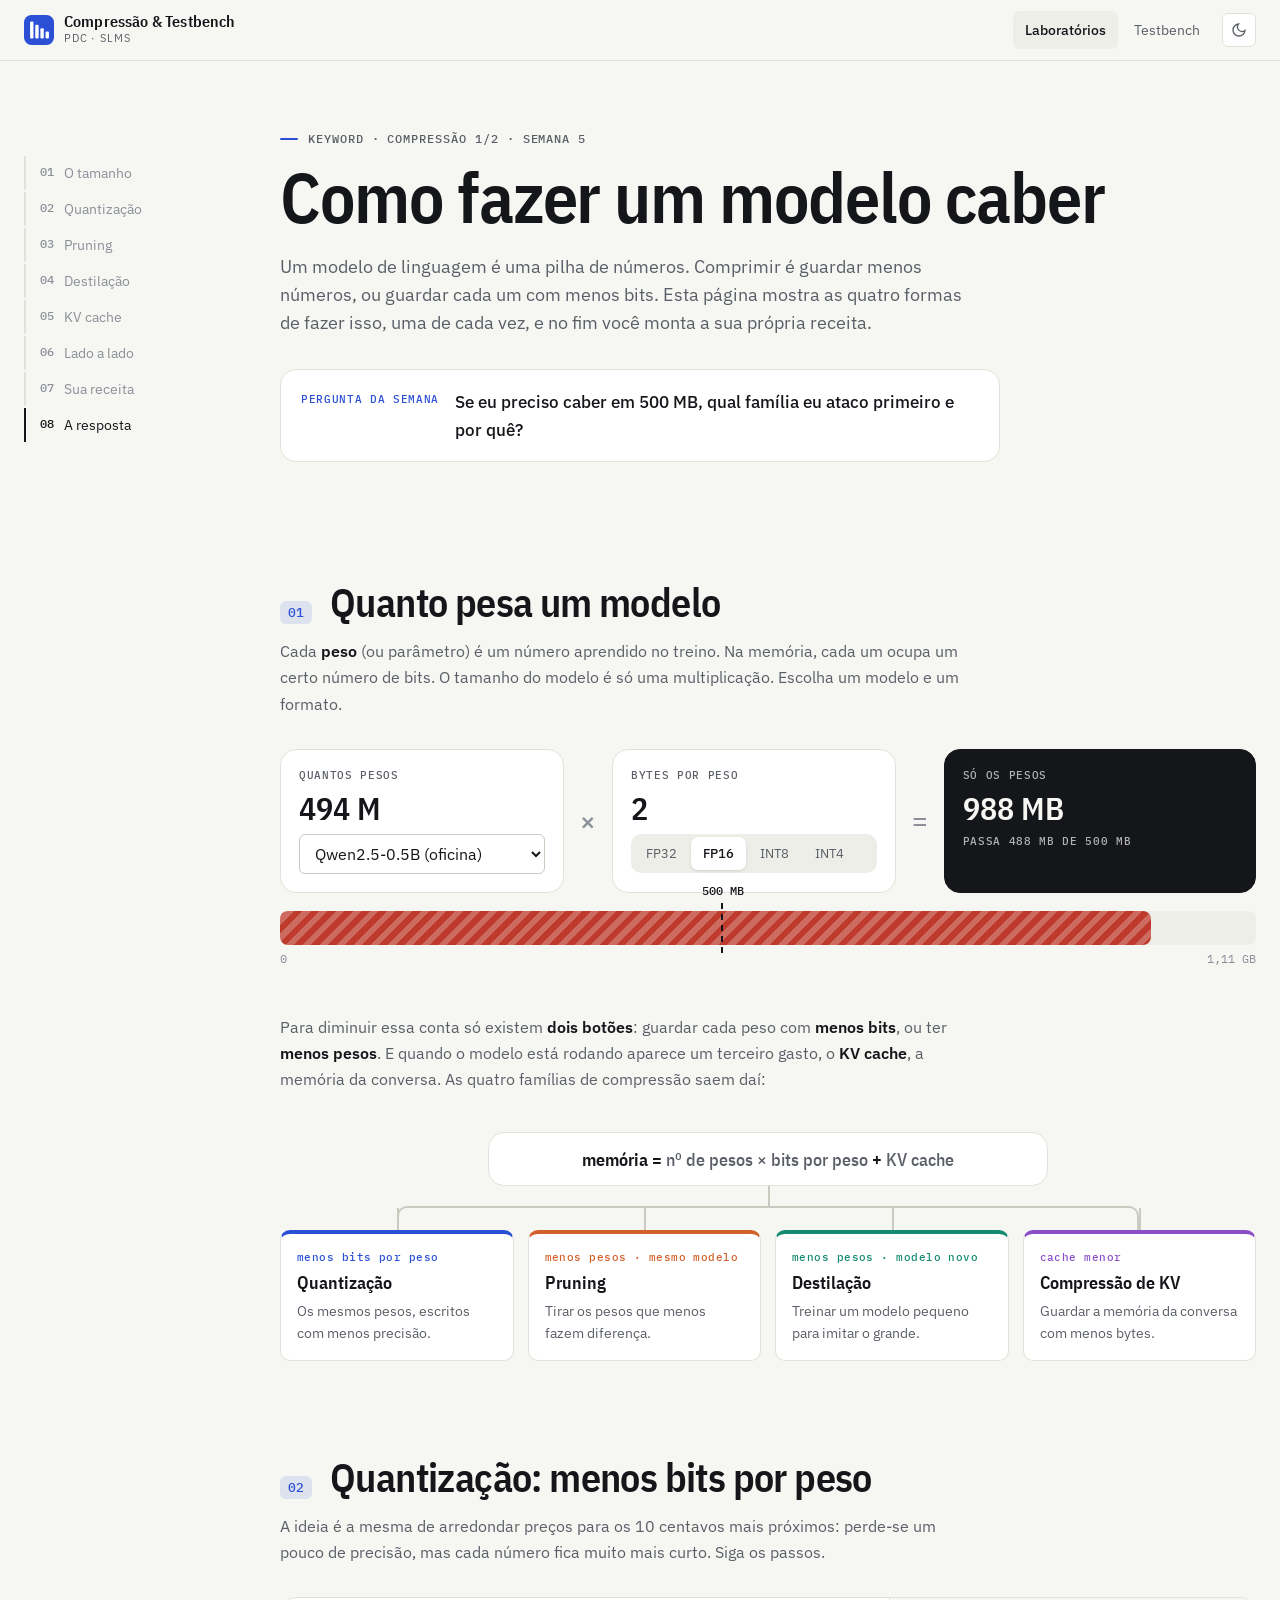
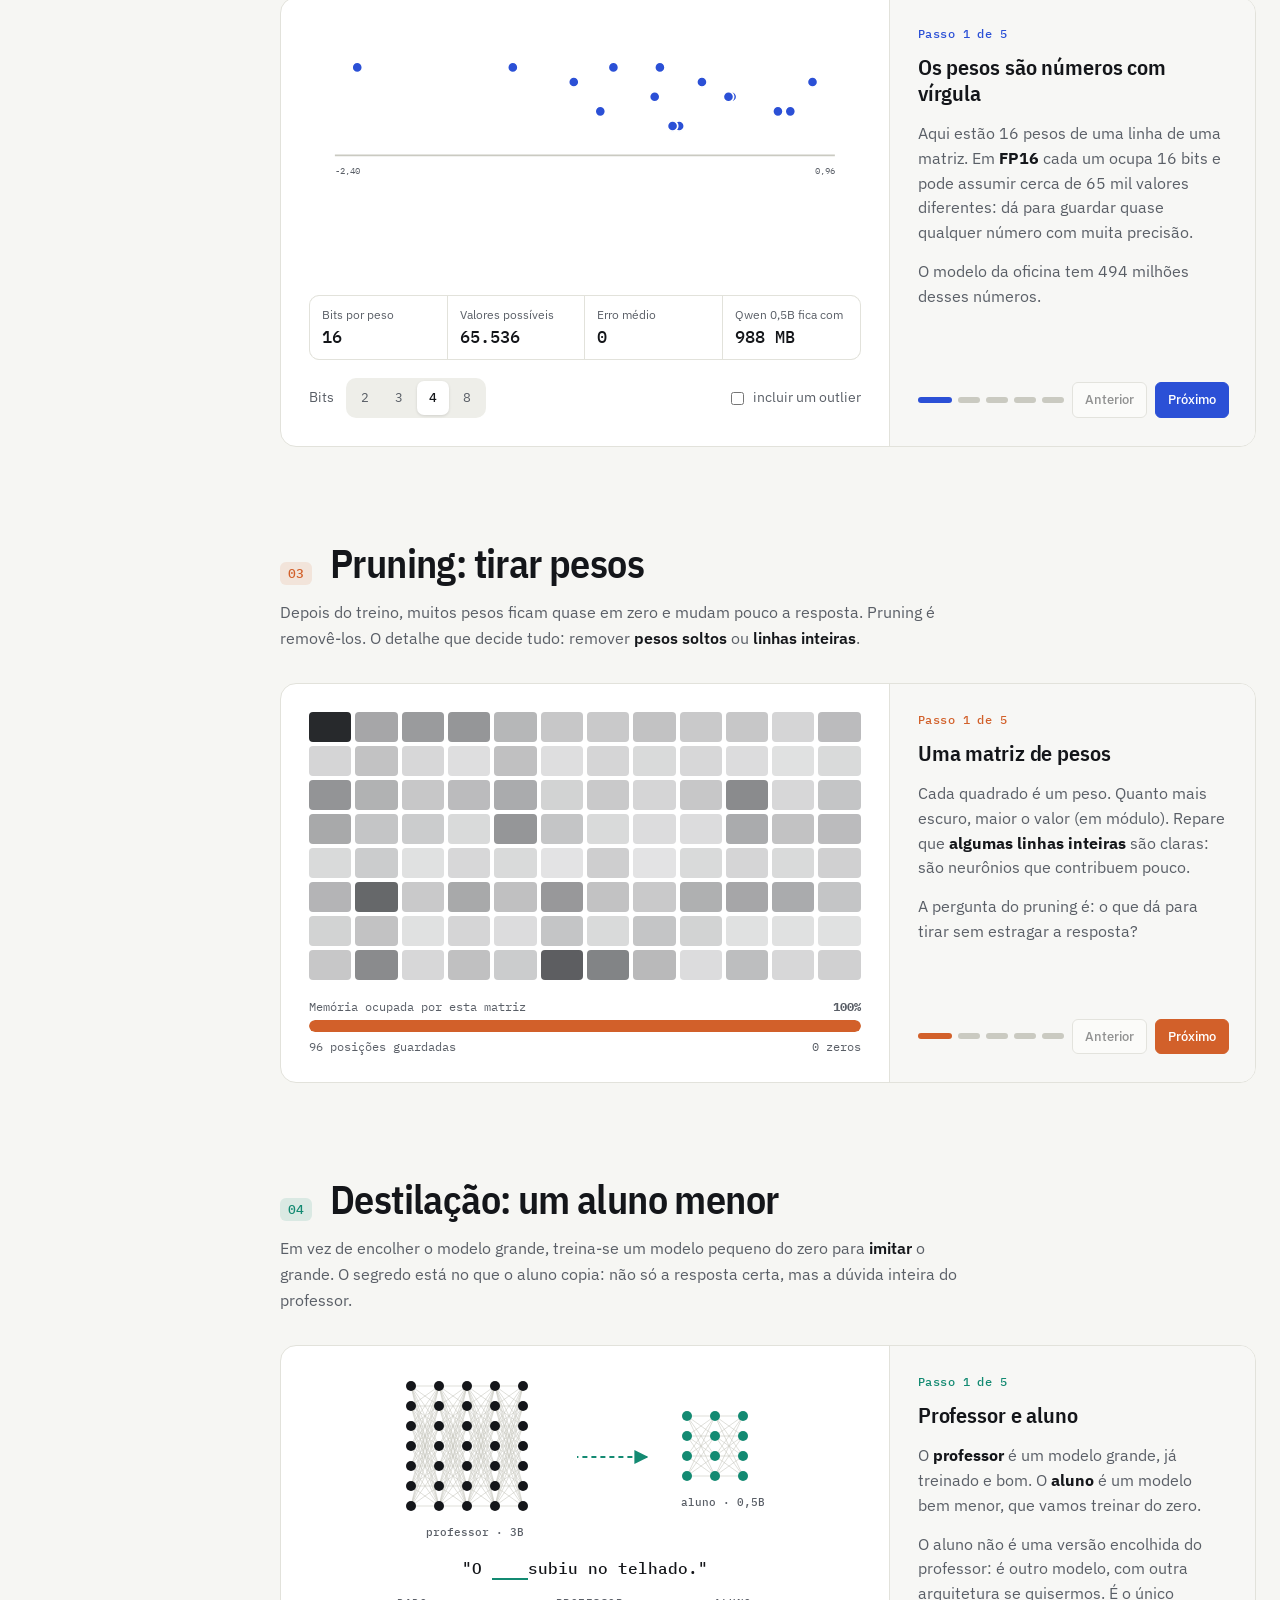
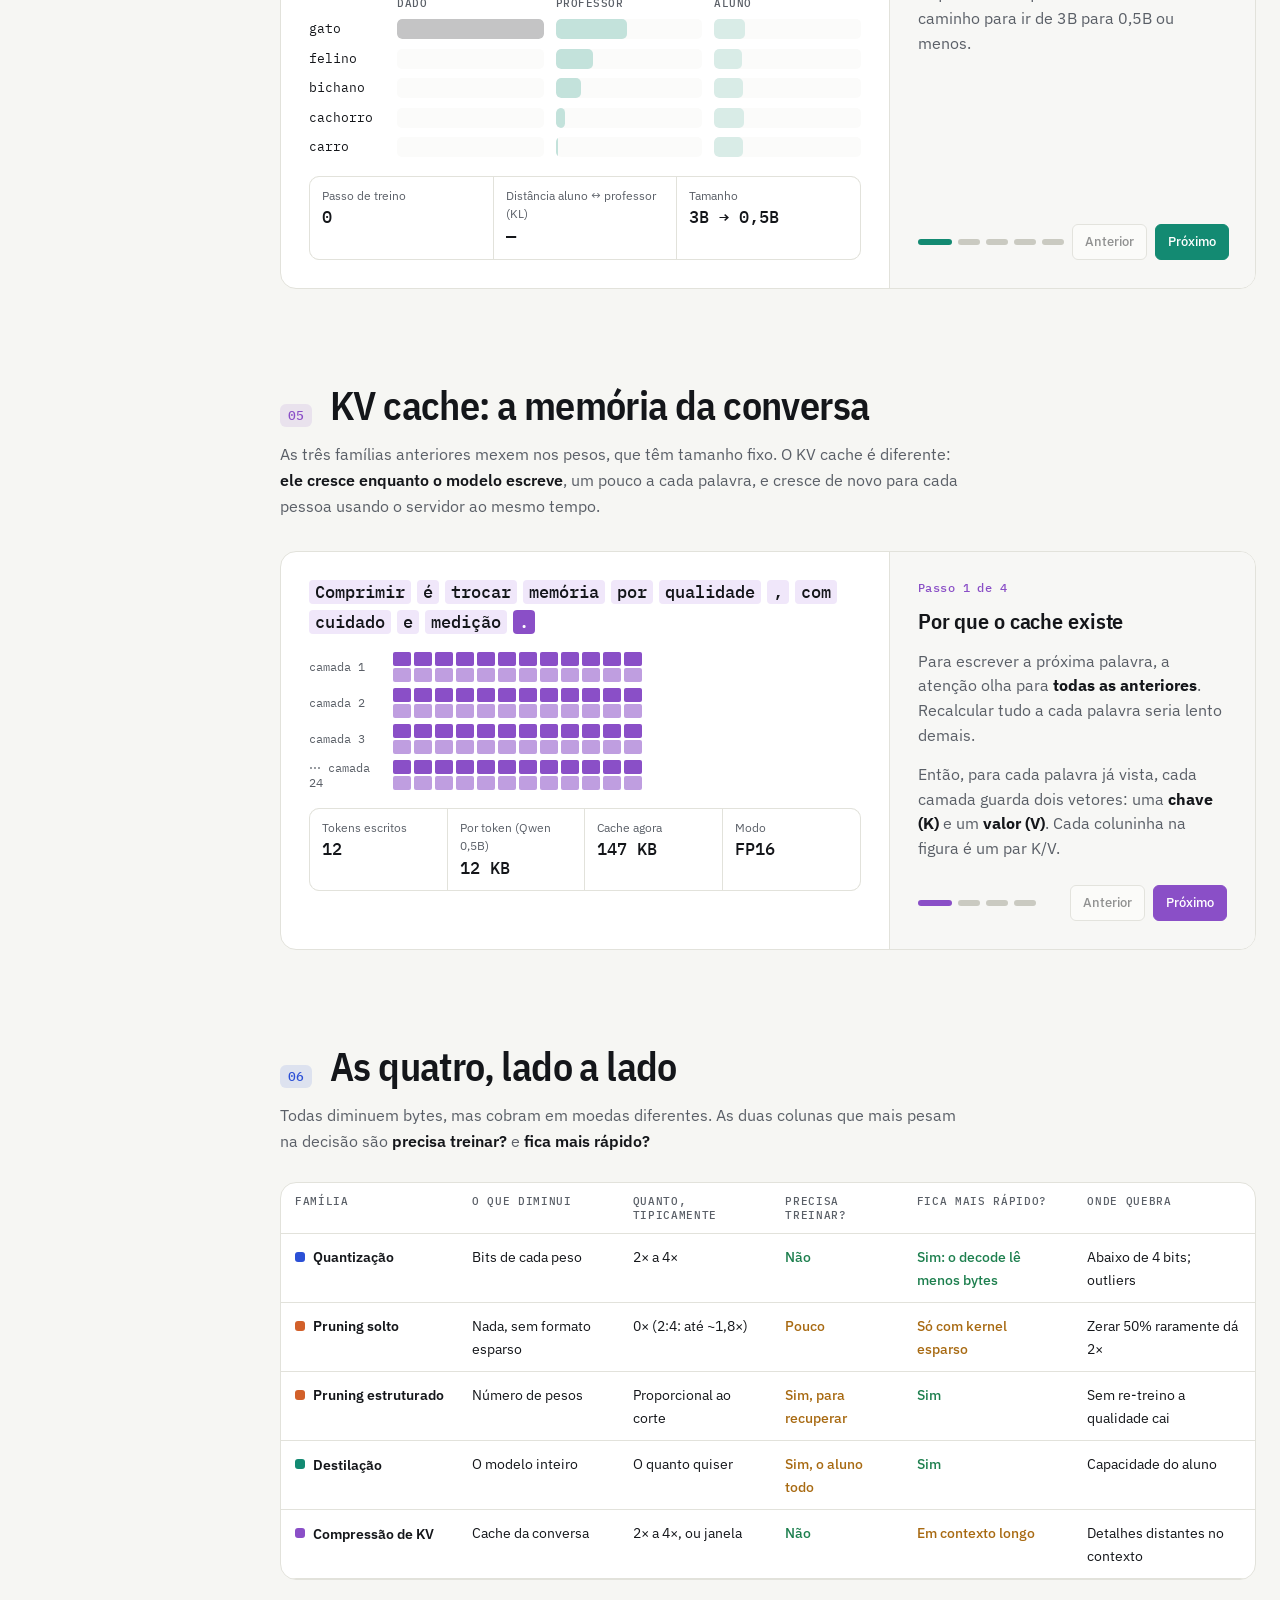
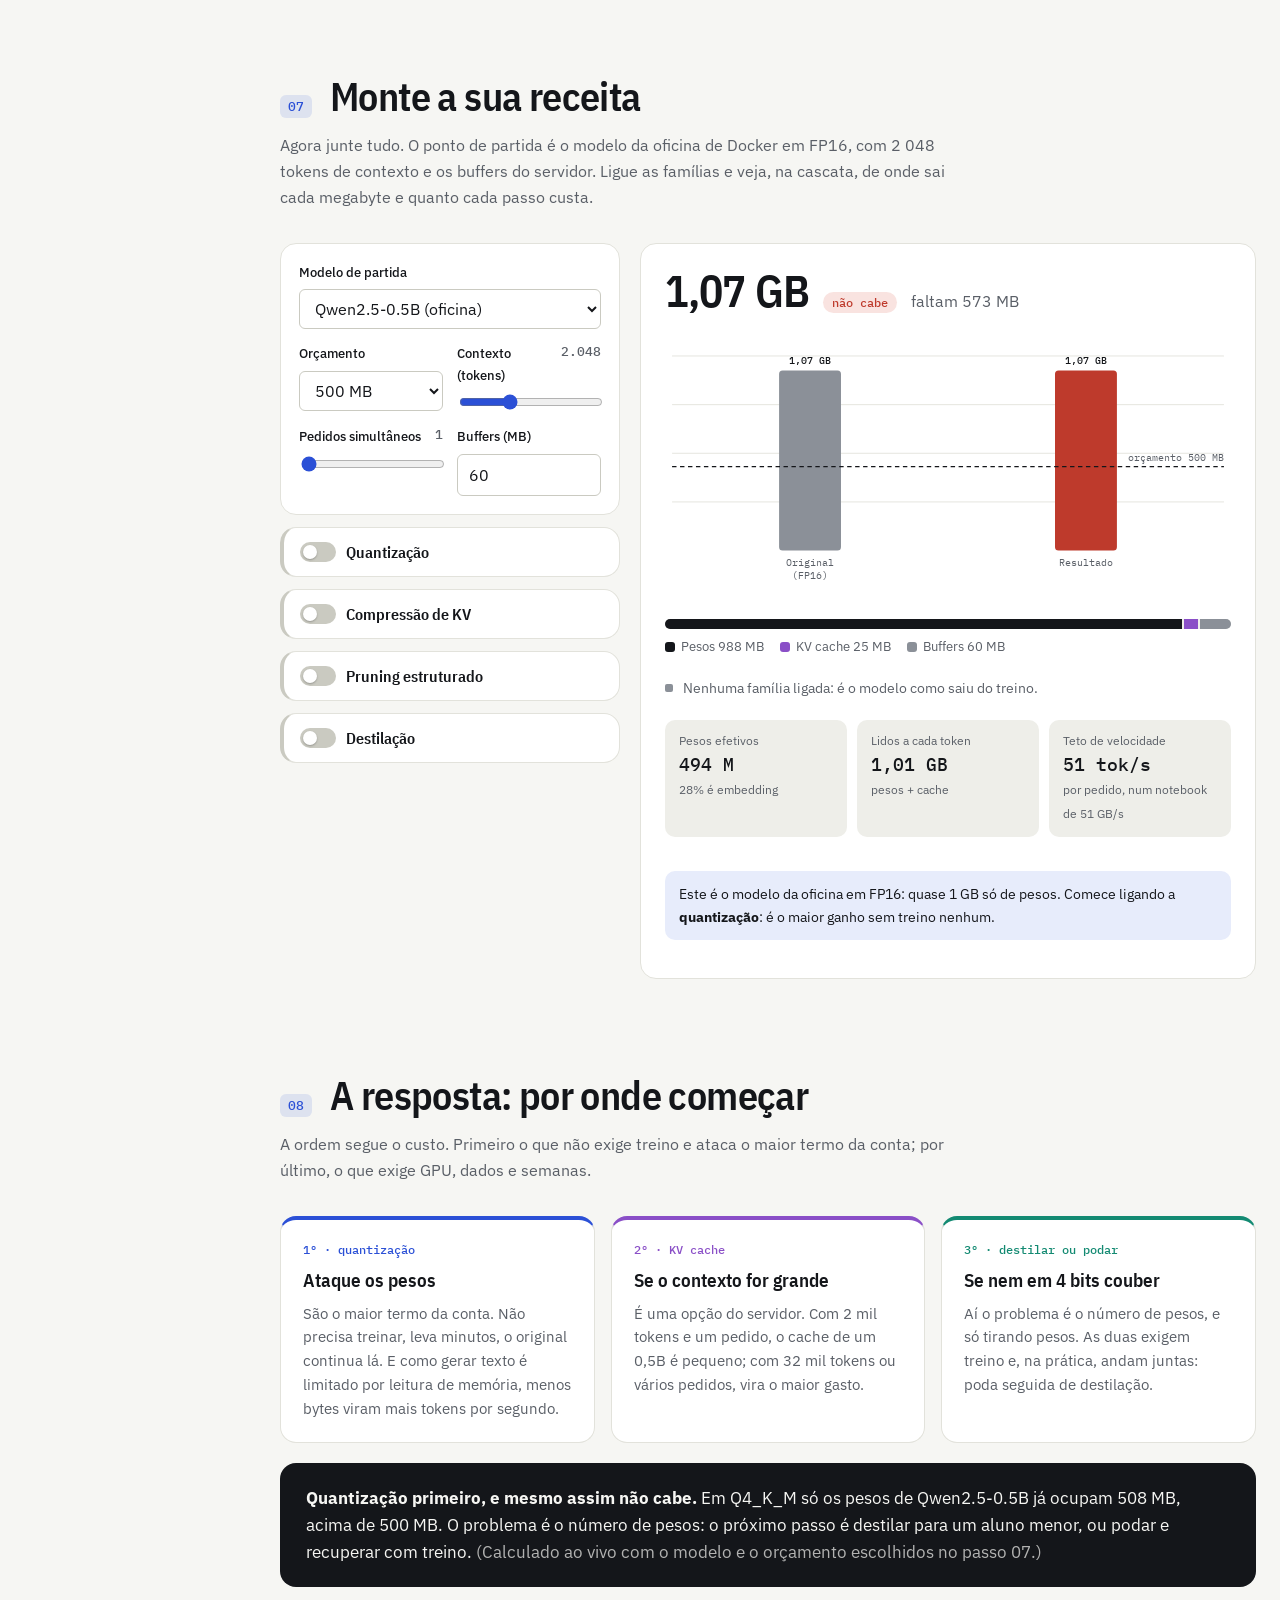
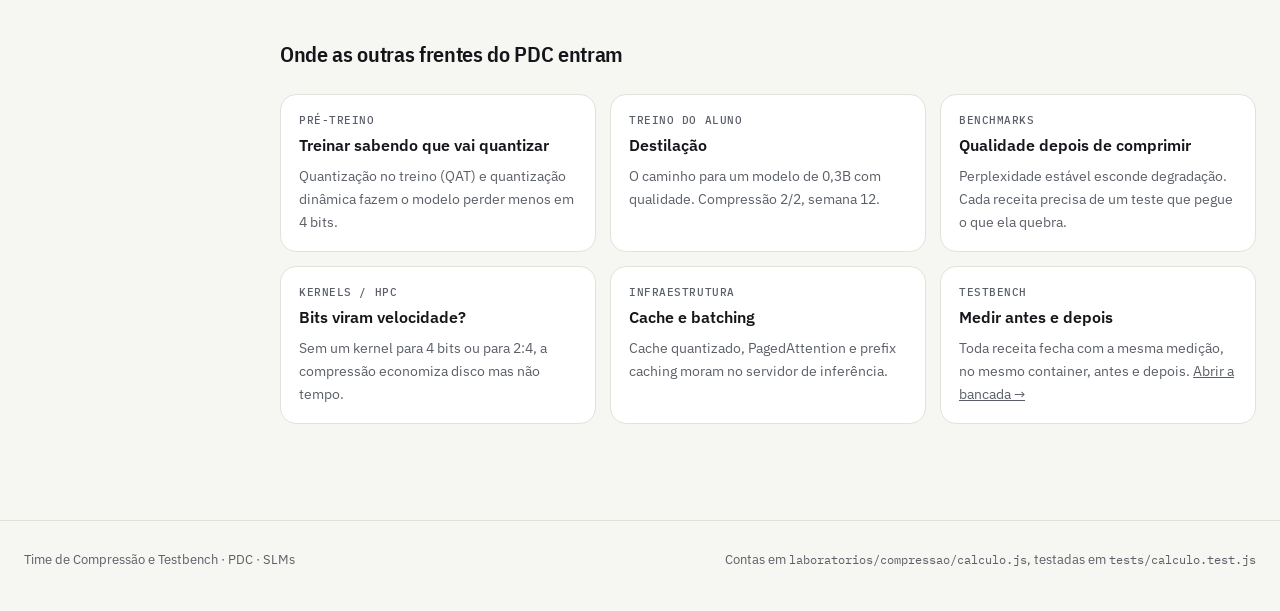
<file: laboratorios/compressao/laboratorio-compressao.html>
<!doctype html>
<html lang="pt-BR">
<head>
<meta charset="utf-8">
<meta name="viewport" content="width=device-width, initial-scale=1">
<title>Compressão: quatro famílias</title>
<link rel="preconnect" href="https://fonts.googleapis.com">
<link rel="preconnect" href="https://fonts.gstatic.com" crossorigin>
<link rel="stylesheet" href="https://fonts.googleapis.com/css2?family=IBM+Plex+Mono:wght@400;500&family=IBM+Plex+Sans+Condensed:wght@500;600&family=IBM+Plex+Sans:wght@400;500;600&display=swap">
<link rel="stylesheet" href="../../assets/tokens.css">
<link rel="stylesheet" href="../../assets/tema.css">
<script src="../../assets/tema.js" defer></script>
<script src="calculo.js" defer></script>
<style>
.layout { display: grid; grid-template-columns: 200px minmax(0, 1fr); gap: 56px; }
.indice { position: sticky; top: 84px; align-self: start; padding-top: 72px; display: flex; flex-direction: column; gap: 2px; font-size: .86rem; }
.indice a { text-decoration: none; color: var(--faint); padding: 6px 0 6px 14px; border-left: 2px solid var(--line); transition: color .25s, border-color .25s; display: flex; gap: 10px; }
.indice a span { font: 500 .72rem var(--font-mono); padding-top: 2px; }
.indice a:hover { color: var(--fg); }
.indice a.ativo { color: var(--fg); border-left-color: var(--fg); }
.indice a[data-c].ativo { border-left-color: var(--c); }

.hero { padding: 72px 0 24px; }
.pergunta { margin-top: 32px; display: flex; gap: 16px; align-items: flex-start; padding: 18px 20px; background: var(--surface); border: 1px solid var(--line); border-radius: var(--r-lg); max-width: 720px; }
.pergunta b { font: 500 .7rem var(--font-mono); letter-spacing: .06em; text-transform: uppercase; color: var(--accent); white-space: nowrap; padding-top: 4px; }
.pergunta p { margin: 0; font-size: 1.08rem; font-weight: 500; }

.cap { padding-top: 96px; scroll-margin-top: 60px; }
.cap-head { display: flex; gap: 18px; align-items: baseline; margin-bottom: 8px; }
.cap-num { font: 500 .8rem var(--font-mono); color: var(--c, var(--accent)); padding: 3px 8px; border-radius: 6px; background: color-mix(in srgb, var(--c, var(--accent)) 12%, transparent); flex: none; }
.cap p.texto { max-width: 68ch; color: var(--muted); font-size: 1.02rem; margin: 14px 0 0; }
.cap p.texto b { color: var(--fg); font-weight: 600; }
.palco { margin-top: 32px; display: grid; grid-template-columns: minmax(0, 1.25fr) minmax(280px, .75fr); gap: 0; background: var(--surface); border: 1px solid var(--line); border-radius: var(--r-lg); overflow: hidden; }
.palco-vis { padding: 28px; border-right: 1px solid var(--line); min-width: 0; display: flex; flex-direction: column; gap: 18px; }
.palco-txt { padding: 28px; display: flex; flex-direction: column; gap: 16px; background: color-mix(in srgb, var(--sunken) 45%, var(--surface)); }
.passo-n { font: 500 .72rem var(--font-mono); color: var(--c); letter-spacing: .04em; }
.palco-txt h3 { font: 600 1.35rem/1.2 var(--font-display); margin: 0; letter-spacing: -.005em; }
.palco-txt p { margin: 0; color: var(--muted); }
.palco-txt p b { color: var(--fg); }
.passo-anim { animation: entra .5s var(--ease); }
@keyframes entra { from { opacity: 0; transform: translateY(6px); } }
.nav-passos { margin-top: auto; display: flex; align-items: center; gap: 8px; padding-top: 8px; }
.pontos { display: flex; gap: 6px; margin-right: auto; }
.pontos button { width: 22px; height: 6px; border-radius: 3px; border: 0; background: var(--line-strong); cursor: pointer; padding: 0; transition: background-color .3s, width .3s var(--ease); }
.pontos button[aria-current="true"] { background: var(--c); width: 34px; }
.metricas { display: grid; grid-template-columns: repeat(4, minmax(0, 1fr)); gap: 1px; background: var(--line); border-radius: var(--r); overflow: hidden; border: 1px solid var(--line); }
.metricas div { background: var(--surface); padding: 10px 12px; }
.metricas small { display: block; font-size: .72rem; color: var(--muted); }
.metricas b { font: 500 1.05rem var(--font-mono); font-variant-numeric: tabular-nums; }
.ctl { display: flex; align-items: center; gap: 12px; flex-wrap: wrap; font-size: .85rem; color: var(--muted); }
svg.vis { width: 100%; height: auto; display: block; overflow: visible; }
svg.vis text { font-family: var(--font-mono); font-size: 11px; fill: var(--muted); }
.t { transition: transform .7s var(--ease), opacity .5s var(--ease); }
.sem-anim .t, .sem-anim.t { transition: none !important; }

/* 01 · tamanho */
.conta { margin-top: 32px; display: grid; grid-template-columns: 1fr auto 1fr auto 1.1fr; gap: 16px; align-items: stretch; }
.conta .op { align-self: center; font: 500 1.6rem var(--font-mono); color: var(--faint); }
.termo { background: var(--surface); border: 1px solid var(--line); border-radius: var(--r-lg); padding: 18px; display: flex; flex-direction: column; gap: 10px; }
.termo small { font: 500 .7rem var(--font-mono); letter-spacing: .06em; text-transform: uppercase; color: var(--muted); }
.termo .grande { font: 600 2rem/1 var(--font-display); font-variant-numeric: tabular-nums; }
.termo.res { background: var(--fg); color: var(--bg); border-color: var(--fg); }
.termo.res small { color: color-mix(in srgb, var(--bg) 70%, transparent); }
.barra-orc { margin-top: 18px; position: relative; height: 34px; background: var(--sunken); border-radius: 8px; overflow: visible; }
.barra-orc .enche { position: absolute; inset: 0 auto 0 0; background: var(--fg); border-radius: 8px; transition: width .9s var(--ease), background-color .4s; }
.barra-orc .enche.passa { background: repeating-linear-gradient(-45deg, var(--bad) 0 6px, color-mix(in srgb, var(--bad) 75%, var(--surface)) 6px 12px); }
.barra-orc .limite { position: absolute; top: -8px; bottom: -8px; border-left: 2px dashed var(--fg); transition: left .6s var(--ease); }
.barra-orc .limite span { position: absolute; top: -20px; left: 0; transform: translateX(-50%); font: 500 .72rem var(--font-mono); white-space: nowrap; }
.barra-leg { display: flex; justify-content: space-between; font: .74rem var(--font-mono); color: var(--faint); margin-top: 6px; }
.arvore { margin-top: 40px; }
.arvore-raiz { text-align: center; font: 600 1.15rem var(--font-display); padding: 14px; background: var(--surface); border: 1px solid var(--line); border-radius: var(--r-lg); max-width: 560px; margin: 0 auto; }
.arvore-raiz span { color: var(--muted); font-weight: 500; }
.ramos { display: grid; grid-template-columns: repeat(4, minmax(0, 1fr)); gap: 14px; margin-top: 44px; position: relative; }
.ramos::before { content: ""; position: absolute; top: -24px; left: calc((100% - 42px) / 8); right: calc((100% - 42px) / 8); height: 24px; border: 2px solid var(--line-strong); border-bottom: 0; border-radius: 10px 10px 0 0; }
.ramos::after { content: ""; position: absolute; top: -44px; left: 50%; height: 20px; border-left: 2px solid var(--line-strong); }
.ramo { background: var(--surface); border: 1px solid var(--line); border-top: 4px solid var(--c); border-radius: var(--r); padding: 16px; display: flex; flex-direction: column; gap: 6px; text-decoration: none; transition: transform .3s var(--ease), box-shadow .3s; position: relative; }
.ramo::before { content: ""; position: absolute; top: -26px; left: 50%; height: 22px; border-left: 2px solid var(--line-strong); }
.ramo:hover { transform: translateY(-3px); box-shadow: var(--shadow); }
.ramo small { font: 500 .7rem var(--font-mono); color: var(--c); letter-spacing: .04em; }
.ramo b { font: 600 1.15rem var(--font-display); }
.ramo span { font-size: .86rem; color: var(--muted); }

/* 03 · pruning */
.matriz { display: flex; flex-direction: column; gap: 4px; }
.mlinha { display: grid; grid-template-columns: repeat(12, 1fr); gap: 4px; height: 30px; transition: height .6s var(--ease), opacity .5s, margin .6s var(--ease); }
.mlinha.fora { height: 0; opacity: 0; margin-top: -4px; }
.mcel { border-radius: 4px; background: color-mix(in srgb, var(--fg) var(--m), var(--surface)); transition: background-color .5s var(--ease), box-shadow .5s, transform .5s var(--ease); }
.mcel.zero { background: transparent; box-shadow: inset 0 0 0 1.5px var(--line-strong); transform: scale(.82); }
.mlinha.alvo .mcel { box-shadow: inset 0 0 0 2px var(--c2); }
.medidor { display: flex; flex-direction: column; gap: 6px; }
.medidor-bar { height: 12px; background: var(--sunken); border-radius: 6px; overflow: hidden; }
.medidor-bar i { display: block; height: 100%; background: var(--c); border-radius: 6px; transition: width .8s var(--ease); }
.medidor-leg { display: flex; justify-content: space-between; font: .78rem var(--font-mono); color: var(--muted); }

/* 04 · destilação */
.redes { display: flex; align-items: center; justify-content: center; gap: 24px; }
.redes svg circle { transition: fill .4s; }
.dist { display: grid; grid-template-columns: 76px repeat(3, minmax(0, 1fr)); gap: 8px 12px; align-items: center; font-size: .84rem; }
.dist .cab { font: 500 .68rem var(--font-mono); text-transform: uppercase; letter-spacing: .05em; color: var(--muted); }
.dist .tok { font-family: var(--font-mono); }
.pbar { height: 20px; background: var(--sunken); border-radius: 5px; position: relative; overflow: hidden; }
.pbar i { position: absolute; inset: 0 auto 0 0; border-radius: 5px; transition: width .5s var(--ease); }
.pbar span { position: absolute; right: 6px; top: 1px; font: .7rem var(--font-mono); color: var(--muted); }
.col-off { opacity: .25; transition: opacity .5s; }

/* 05 · KV */
.frase { font: 500 1.05rem var(--font-mono); min-height: 1.6em; display: flex; flex-wrap: wrap; gap: 6px; }
.frase span { padding: 1px 6px; border-radius: 4px; background: var(--c4-soft); color: var(--fg); animation: entra .35s var(--ease); }
.frase span.novo { background: var(--c4); color: #fff; }
.kvgrade { display: grid; grid-template-columns: 74px 1fr; gap: 6px 10px; align-items: center; }
.kvgrade > small { font: .74rem var(--font-mono); color: var(--muted); }
.kvlinha { display: flex; gap: 3px; height: 30px; }
.kvc { width: 18px; display: flex; flex-direction: column; gap: 2px; animation: cresce .35s var(--ease); transition: opacity .5s; }
.kvc i { flex: 1; border-radius: 2px; background: var(--c4); transition: opacity .4s, background-color .4s; }
.kvc i + i { opacity: .55; }
.kvc.meio i { opacity: .45; } .kvc.meio i + i { opacity: .25; }
.kvc.fora i { background: transparent; box-shadow: inset 0 0 0 1px var(--line-strong); opacity: 1; }
@keyframes cresce { from { transform: scaleY(0); opacity: 0; } }
.comp { display: flex; flex-direction: column; gap: 8px; }
.comp-l { display: grid; grid-template-columns: 70px 1fr 84px; gap: 10px; align-items: center; font-size: .82rem; }
.comp-l .pbar i { background: var(--c); }
.comp-l b { font: 500 .82rem var(--font-mono); text-align: right; }

/* 06 · tabela */
.fam { display: inline-flex; align-items: center; gap: 8px; font-weight: 600; white-space: nowrap; }
.fam::before { content: ""; width: 10px; height: 10px; border-radius: 3px; background: var(--c); }
.sim { color: var(--ok); font-weight: 500; } .nao { color: var(--faint); } .talvez { color: var(--warn); font-weight: 500; }

/* 07 · receita */
.lab { margin-top: 32px; display: grid; grid-template-columns: 340px minmax(0, 1fr); gap: 20px; align-items: start; }
.lab-in { display: flex; flex-direction: column; gap: 12px; }
.lab-base { padding: 18px; display: grid; grid-template-columns: 1fr 1fr; gap: 14px; }
.lab-base .campo:first-child { grid-column: 1 / -1; }
.ing { padding: 14px 16px; display: flex; flex-direction: column; gap: 10px; border-left: 4px solid var(--line-strong); transition: border-color .3s, background-color .3s; }
.ing.on { border-left-color: var(--c); background: color-mix(in srgb, var(--c) 5%, var(--surface)); }
.ing-top { display: flex; align-items: center; gap: 10px; cursor: pointer; }
.ing-top b { font: 600 1rem var(--font-display); flex: 1; }
.ing-top small { font: .74rem var(--font-mono); color: var(--muted); }
.ing-corpo { display: none; }
.ing.on .ing-corpo { display: flex; flex-direction: column; gap: 8px; animation: entra .35s var(--ease); }
.sw { width: 36px; height: 20px; border-radius: 10px; background: var(--line-strong); position: relative; flex: none; transition: background-color .25s; border: 0; padding: 0; cursor: pointer; }
.sw::after { content: ""; position: absolute; top: 3px; left: 3px; width: 14px; height: 14px; border-radius: 50%; background: #fff; transition: transform .25s var(--ease); box-shadow: 0 1px 2px rgba(0,0,0,.25); }
.ing.on .sw { background: var(--c); }
.ing.on .sw::after { transform: translateX(16px); }
.lab-out { padding: 24px; display: flex; flex-direction: column; gap: 20px; }
.veredito { display: flex; align-items: baseline; gap: 14px; flex-wrap: wrap; }
.veredito .grande { font: 600 2.8rem/1 var(--font-display); font-variant-numeric: tabular-nums; letter-spacing: -.02em; }
svg.cascata text { font-family: var(--font-mono); font-size: 11px; fill: var(--muted); }
svg.cascata .val { fill: var(--fg); font-weight: 500; }
svg.cascata rect.b { transition: y .7s var(--ease), height .7s var(--ease), x .5s var(--ease), width .5s var(--ease), fill .4s; }
svg.cascata .grid { stroke: var(--line); }
.composicao { display: flex; height: 10px; border-radius: 5px; overflow: hidden; gap: 2px; background: var(--sunken); }
.composicao i { transition: width .7s var(--ease); }
.leg { display: flex; gap: 16px; flex-wrap: wrap; font-size: .8rem; color: var(--muted); }
.leg span { display: inline-flex; align-items: center; gap: 6px; }
.leg span::before { content: ""; width: 10px; height: 10px; border-radius: 3px; background: var(--k); }
.custos { list-style: none; margin: 0; padding: 0; display: flex; flex-direction: column; gap: 8px; font-size: .88rem; }
.custos li { display: flex; gap: 10px; align-items: flex-start; }
.custos li::before { content: ""; width: 8px; height: 8px; border-radius: 2px; background: var(--c); margin-top: 7px; flex: none; }
.fatos { display: grid; grid-template-columns: repeat(3, minmax(0, 1fr)); gap: 10px; }
.fato { background: var(--sunken); border-radius: var(--r); padding: 12px 14px; }
.fato small { font-size: .74rem; color: var(--muted); display: block; }
.fato b { font: 500 1.1rem var(--font-mono); display: block; margin-top: 2px; font-variant-numeric: tabular-nums; }
.fato span { font-size: .74rem; color: var(--muted); }
.dica { font-size: .88rem; padding: 12px 14px; border-radius: var(--r); background: var(--accent-soft); }

/* 08 · resposta */
.ordem { margin-top: 32px; display: grid; grid-template-columns: repeat(3, minmax(0, 1fr)); gap: 16px; }
.ordem .card { padding: 22px; display: flex; flex-direction: column; gap: 10px; border-top: 4px solid var(--c); }
.ordem small { font: 500 .72rem var(--font-mono); color: var(--c); }
.ordem h3 { margin: 0; font: 600 1.2rem var(--font-display); }
.ordem p { margin: 0; color: var(--muted); font-size: .93rem; }
.resposta { margin-top: 20px; padding: 22px 26px; border-radius: var(--r-lg); background: var(--fg); color: var(--bg); font-size: 1.04rem; line-height: 1.6; }
.resposta b { color: var(--bg); }
.frentes { margin-top: 28px; display: grid; grid-template-columns: repeat(3, minmax(0, 1fr)); gap: 14px; }
.frente { padding: 18px; display: flex; flex-direction: column; gap: 6px; }
.frente small { font: 500 .7rem var(--font-mono); letter-spacing: .05em; text-transform: uppercase; color: var(--muted); }
.frente b { font-weight: 600; }
.frente p { margin: 0; color: var(--muted); font-size: .9rem; }

.tip { position: fixed; pointer-events: none; z-index: 30; background: var(--fg); color: var(--bg); font: .76rem var(--font-mono); padding: 6px 10px; border-radius: 6px; max-width: 280px; }

@media (max-width: 1100px) { .layout { grid-template-columns: 1fr; } .indice { display: none; } }
@media (max-width: 900px) {
  .palco, .lab { grid-template-columns: 1fr; }
  .palco-vis { border-right: 0; border-bottom: 1px solid var(--line); }
  .conta { grid-template-columns: 1fr; } .conta .op { justify-self: center; }
  .ramos, .ordem, .frentes { grid-template-columns: 1fr 1fr; } .ramos::before, .ramos::after, .ramo::before { display: none; }
  .metricas { grid-template-columns: 1fr 1fr; } .fatos { grid-template-columns: 1fr; }
}
@media (max-width: 560px) { .ramos, .ordem, .frentes { grid-template-columns: 1fr; } .palco-vis, .palco-txt { padding: 18px; } }
</style>
</head>
<body>
<header class="appbar"><div class="appbar-in">
  <a class="marca" href="../../index.html" aria-label="Início">
    <svg width="30" height="30" viewBox="0 0 32 32" aria-hidden="true"><rect width="32" height="32" rx="8" style="fill:var(--accent)"/><g fill="#fff"><rect x="6.5" y="7" width="3.6" height="18" rx="1.3"/><rect x="12" y="10.5" width="3.6" height="14.5" rx="1.3"/><rect x="17.5" y="14" width="3.6" height="11" rx="1.3"/><rect x="23" y="17.5" width="3.6" height="7.5" rx="1.3"/></g></svg>
    <span><b>Compressão &amp; Testbench</b><small>PDC · SLMs</small></span>
  </a>
  <nav class="appnav">
    <a href="../../index.html" aria-current="page">Laboratórios</a>
    <a href="../../testbench/index.html">Testbench</a>
    <button class="tema-btn" data-tema-alternar aria-label="Alternar tema claro/escuro"><svg width="16" height="16" viewBox="0 0 24 24" fill="none" stroke="currentColor" stroke-width="2"><path d="M21 12.8A9 9 0 1 1 11.2 3a7 7 0 0 0 9.8 9.8Z"/></svg></button>
  </nav>
</div></header>

<div class="wrap layout">
  <nav class="indice" id="indice" aria-label="Partes">
    <a href="#tamanho"><span>01</span>O tamanho</a>
    <a href="#quant" data-c style="--c:var(--c1)"><span>02</span>Quantização</a>
    <a href="#poda" data-c style="--c:var(--c2)"><span>03</span>Pruning</a>
    <a href="#dest" data-c style="--c:var(--c3)"><span>04</span>Destilação</a>
    <a href="#kv" data-c style="--c:var(--c4)"><span>05</span>KV cache</a>
    <a href="#lado"><span>06</span>Lado a lado</a>
    <a href="#receita"><span>07</span>Sua receita</a>
    <a href="#resposta"><span>08</span>A resposta</a>
  </nav>

  <main>
    <section class="hero">
      <p class="eyebrow">Keyword · Compressão 1/2 · semana 5</p>
      <h1 class="display">Como fazer um modelo caber</h1>
      <p class="lede">Um modelo de linguagem é uma pilha de números. Comprimir é guardar menos números, ou guardar cada um com menos bits. Esta página mostra as quatro formas de fazer isso, uma de cada vez, e no fim você monta a sua própria receita.</p>
      <div class="pergunta"><b>Pergunta da semana</b><p>Se eu preciso caber em 500 MB, qual família eu ataco primeiro e por quê?</p></div>
    </section>

    <!-- ===================== 01 ===================== -->
    <section class="cap" id="tamanho" data-revelar>
      <div class="cap-head"><span class="cap-num">01</span><h2 class="display">Quanto pesa um modelo</h2></div>
      <p class="texto">Cada <b>peso</b> (ou parâmetro) é um número aprendido no treino. Na memória, cada um ocupa um certo número de bits. O tamanho do modelo é só uma multiplicação. Escolha um modelo e um formato.</p>
      <div class="conta">
        <div class="termo"><small>Quantos pesos</small><span class="grande" id="tPesos">494 M</span>
          <select class="entrada" id="tModelo" aria-label="Modelo"></select></div>
        <span class="op">×</span>
        <div class="termo"><small>Bytes por peso</small><span class="grande" id="tBytes">2</span>
          <div class="seg" id="tFmt" role="group" aria-label="Formato">
            <button data-b="4">FP32</button><button data-b="2" aria-pressed="true">FP16</button><button data-b="1">INT8</button><button data-b="0.5">INT4</button>
          </div></div>
        <span class="op">=</span>
        <div class="termo res"><small>Só os pesos</small><span class="grande" id="tTotal">988 MB</span><small id="tCabe"></small></div>
      </div>
      <div class="barra-orc" aria-hidden="true"><div class="enche" id="tBarra"></div><div class="limite" id="tLim"><span>500 MB</span></div></div>
      <div class="barra-leg"><span>0</span><span id="tEsc">2 GB</span></div>

      <p class="texto" style="margin-top:48px">Para diminuir essa conta só existem <b>dois botões</b>: guardar cada peso com <b>menos bits</b>, ou ter <b>menos pesos</b>. E quando o modelo está rodando aparece um terceiro gasto, o <b>KV cache</b>, a memória da conversa. As quatro famílias de compressão saem daí:</p>
      <div class="arvore">
        <div class="arvore-raiz">memória = <span>nº de pesos × bits por peso</span> + <span>KV cache</span></div>
        <div class="ramos">
          <a class="ramo" href="#quant" style="--c:var(--c1)"><small>menos bits por peso</small><b>Quantização</b><span>Os mesmos pesos, escritos com menos precisão.</span></a>
          <a class="ramo" href="#poda" style="--c:var(--c2)"><small>menos pesos · mesmo modelo</small><b>Pruning</b><span>Tirar os pesos que menos fazem diferença.</span></a>
          <a class="ramo" href="#dest" style="--c:var(--c3)"><small>menos pesos · modelo novo</small><b>Destilação</b><span>Treinar um modelo pequeno para imitar o grande.</span></a>
          <a class="ramo" href="#kv" style="--c:var(--c4)"><small>cache menor</small><b>Compressão de KV</b><span>Guardar a memória da conversa com menos bytes.</span></a>
        </div>
      </div>
    </section>

    <!-- ===================== 02 ===================== -->
    <section class="cap" id="quant" style="--c:var(--c1)" data-revelar>
      <div class="cap-head"><span class="cap-num">02</span><h2 class="display">Quantização: menos bits por peso</h2></div>
      <p class="texto">A ideia é a mesma de arredondar preços para os 10 centavos mais próximos: perde-se um pouco de precisão, mas cada número fica muito mais curto. Siga os passos.</p>
      <div class="palco">
        <div class="palco-vis">
          <svg class="vis sem-anim" id="qSvg" viewBox="0 0 640 210" role="img" aria-label="Pesos numa régua de quantização"></svg>
          <div id="qCodigos" style="min-height:52px"></div>
          <div class="metricas">
            <div><small>Bits por peso</small><b id="qmBits">16</b></div>
            <div><small>Valores possíveis</small><b id="qmNiv">65 536</b></div>
            <div><small>Erro médio</small><b id="qmErr">0</b></div>
            <div><small>Qwen 0,5B fica com</small><b id="qmTam">988 MB</b></div>
          </div>
          <div class="ctl">Bits <div class="seg" id="qBits"><button data-b="2">2</button><button data-b="3">3</button><button data-b="4" aria-pressed="true">4</button><button data-b="8">8</button></div>
            <label style="display:flex;gap:6px;align-items:center;margin-left:auto"><input type="checkbox" id="qOut"> incluir um outlier</label></div>
        </div>
        <div class="palco-txt" id="qTxt"></div>
      </div>
    </section>

    <!-- ===================== 03 ===================== -->
    <section class="cap" id="poda" style="--c:var(--c2)" data-revelar>
      <div class="cap-head"><span class="cap-num">03</span><h2 class="display">Pruning: tirar pesos</h2></div>
      <p class="texto">Depois do treino, muitos pesos ficam quase em zero e mudam pouco a resposta. Pruning é removê-los. O detalhe que decide tudo: remover <b>pesos soltos</b> ou <b>linhas inteiras</b>.</p>
      <div class="palco">
        <div class="palco-vis">
          <div class="matriz" id="pMat" aria-label="Matriz de pesos 8 por 12"></div>
          <div class="medidor">
            <div class="medidor-leg"><span>Memória ocupada por esta matriz</span><b id="pMemTxt">100%</b></div>
            <div class="medidor-bar"><i id="pMem" style="width:100%"></i></div>
            <div class="medidor-leg"><span id="pPos">96 posições guardadas</span><span id="pZer">0 zeros</span></div>
          </div>
        </div>
        <div class="palco-txt" id="pTxt"></div>
      </div>
    </section>

    <!-- ===================== 04 ===================== -->
    <section class="cap" id="dest" style="--c:var(--c3)" data-revelar>
      <div class="cap-head"><span class="cap-num">04</span><h2 class="display">Destilação: um aluno menor</h2></div>
      <p class="texto">Em vez de encolher o modelo grande, treina-se um modelo pequeno do zero para <b>imitar</b> o grande. O segredo está no que o aluno copia: não só a resposta certa, mas a dúvida inteira do professor.</p>
      <div class="palco">
        <div class="palco-vis">
          <div class="redes" id="dRedes"></div>
          <p style="margin:0;text-align:center;font:500 1rem var(--font-mono)">"O <span style="border-bottom:2px solid var(--c3);padding:0 18px"></span> subiu no telhado."</p>
          <div class="dist" id="dDist"></div>
          <div class="metricas" style="grid-template-columns:repeat(3,minmax(0,1fr))">
            <div><small>Passo de treino</small><b id="dmPasso">0</b></div>
            <div><small>Distância aluno ↔ professor (KL)</small><b id="dmKL">—</b></div>
            <div><small>Tamanho</small><b>3B → 0,5B</b></div>
          </div>
        </div>
        <div class="palco-txt" id="dTxt"></div>
      </div>
    </section>

    <!-- ===================== 05 ===================== -->
    <section class="cap" id="kv" style="--c:var(--c4)" data-revelar>
      <div class="cap-head"><span class="cap-num">05</span><h2 class="display">KV cache: a memória da conversa</h2></div>
      <p class="texto">As três famílias anteriores mexem nos pesos, que têm tamanho fixo. O KV cache é diferente: <b>ele cresce enquanto o modelo escreve</b>, um pouco a cada palavra, e cresce de novo para cada pessoa usando o servidor ao mesmo tempo.</p>
      <div class="palco">
        <div class="palco-vis">
          <div class="frase" id="kFrase" aria-live="polite"></div>
          <div class="kvgrade" id="kGrade"></div>
          <div class="comp" id="kComp" hidden></div>
          <div class="metricas">
            <div><small>Tokens escritos</small><b id="kmTok">0</b></div>
            <div><small>Por token (Qwen 0,5B)</small><b id="kmPor">12 KB</b></div>
            <div><small>Cache agora</small><b id="kmTot">0 KB</b></div>
            <div><small>Modo</small><b id="kmModo">FP16</b></div>
          </div>
        </div>
        <div class="palco-txt" id="kTxt"></div>
      </div>
    </section>

    <!-- ===================== 06 ===================== -->
    <section class="cap" id="lado" data-revelar>
      <div class="cap-head"><span class="cap-num">06</span><h2 class="display">As quatro, lado a lado</h2></div>
      <p class="texto">Todas diminuem bytes, mas cobram em moedas diferentes. As duas colunas que mais pesam na decisão são <b>precisa treinar?</b> e <b>fica mais rápido?</b></p>
      <div class="card" style="margin-top:28px;overflow-x:auto">
        <table class="tabela" style="min-width:820px">
          <thead><tr><th>Família</th><th>O que diminui</th><th>Quanto, tipicamente</th><th>Precisa treinar?</th><th>Fica mais rápido?</th><th>Onde quebra</th></tr></thead>
          <tbody>
            <tr><td><span class="fam" style="--c:var(--c1)">Quantização</span></td><td>Bits de cada peso</td><td>2× a 4×</td><td class="sim">Não</td><td class="sim">Sim: o decode lê menos bytes</td><td>Abaixo de 4 bits; outliers</td></tr>
            <tr><td><span class="fam" style="--c:var(--c2)">Pruning solto</span></td><td>Nada, sem formato esparso</td><td>0× (2:4: até ~1,8×)</td><td class="talvez">Pouco</td><td class="talvez">Só com kernel esparso</td><td>Zerar 50% raramente dá 2×</td></tr>
            <tr><td><span class="fam" style="--c:var(--c2)">Pruning estruturado</span></td><td>Número de pesos</td><td>Proporcional ao corte</td><td class="talvez">Sim, para recuperar</td><td class="sim">Sim</td><td>Sem re-treino a qualidade cai</td></tr>
            <tr><td><span class="fam" style="--c:var(--c3)">Destilação</span></td><td>O modelo inteiro</td><td>O quanto quiser</td><td class="talvez">Sim, o aluno todo</td><td class="sim">Sim</td><td>Capacidade do aluno</td></tr>
            <tr><td><span class="fam" style="--c:var(--c4)">Compressão de KV</span></td><td>Cache da conversa</td><td>2× a 4×, ou janela</td><td class="sim">Não</td><td class="talvez">Em contexto longo</td><td>Detalhes distantes no contexto</td></tr>
          </tbody>
        </table>
      </div>
    </section>

    <!-- ===================== 07 ===================== -->
    <section class="cap" id="receita" data-revelar>
      <div class="cap-head"><span class="cap-num">07</span><h2 class="display">Monte a sua receita</h2></div>
      <p class="texto">Agora junte tudo. O ponto de partida é o modelo da oficina de Docker em FP16, com 2 048 tokens de contexto e os buffers do servidor. Ligue as famílias e veja, na cascata, de onde sai cada megabyte e quanto cada passo custa.</p>
      <div class="lab">
        <div class="lab-in">
          <div class="card lab-base">
            <label class="campo"><span>Modelo de partida</span><select id="rModelo"></select></label>
            <label class="campo"><span>Orçamento</span><select id="rOrc"><option value="250">250 MB</option><option value="500" selected>500 MB</option><option value="1000">1 GB</option><option value="2000">2 GB</option><option value="4000">4 GB</option></select></label>
            <label class="campo"><span>Contexto (tokens) <output id="rCtxO"></output></span><input type="range" id="rCtx" min="0" max="6" value="2"></label>
            <label class="campo"><span>Pedidos simultâneos <output id="rPedO"></output></span><input type="range" id="rPed" min="1" max="16" value="1"></label>
            <label class="campo"><span>Buffers (MB)</span><input type="number" id="rBuf" min="0" max="4000" step="10" value="60"></label>
          </div>
          <div class="card ing" id="iQuant" style="--c:var(--c1)">
            <div class="ing-top"><button class="sw" aria-label="Ligar quantização"></button><b>Quantização</b><small id="iQuantE"></small></div>
            <div class="ing-corpo"><select class="entrada" id="rFmt"></select></div>
          </div>
          <div class="card ing" id="iKv" style="--c:var(--c4)">
            <div class="ing-top"><button class="sw" aria-label="Ligar compressão de KV"></button><b>Compressão de KV</b><small id="iKvE"></small></div>
            <div class="ing-corpo"><div class="seg" id="rKv"><button data-v="q8" aria-pressed="true">Q8_0</button><button data-v="q4">Q4_0</button></div></div>
          </div>
          <div class="card ing" id="iPoda" style="--c:var(--c2)">
            <div class="ing-top"><button class="sw" aria-label="Ligar pruning"></button><b>Pruning estruturado</b><small id="iPodaE"></small></div>
            <div class="ing-corpo"><label class="campo"><span>Remover dos blocos <output id="rPodaO"></output></span><input type="range" id="rPoda" min="5" max="50" step="5" value="20"></label></div>
          </div>
          <div class="card ing" id="iDest" style="--c:var(--c3)">
            <div class="ing-top"><button class="sw" aria-label="Ligar destilação"></button><b>Destilação</b><small id="iDestE"></small></div>
            <div class="ing-corpo"><select class="entrada" id="rAluno"></select></div>
          </div>
        </div>

        <div class="card lab-out">
          <div class="veredito"><span class="grande" id="rTotal">0 MB</span><span class="chip" id="rChip"></span><span class="muted" id="rDif"></span></div>
          <svg class="cascata" id="rSvg" viewBox="0 0 640 300" role="img" aria-label="Cascata de memória"></svg>
          <div>
            <div class="composicao" id="rComp"><i style="background:var(--fg)"></i><i style="background:var(--c4)"></i><i style="background:var(--faint)"></i></div>
            <div class="leg" style="margin-top:8px" id="rLeg"></div>
          </div>
          <ul class="custos" id="rCustos"></ul>
          <div class="fatos">
            <div class="fato"><small>Pesos efetivos</small><b id="rfP"></b><span id="rfPs"></span></div>
            <div class="fato"><small>Lidos a cada token</small><b id="rfL"></b><span>pesos + cache</span></div>
            <div class="fato"><small>Teto de velocidade</small><b id="rfT"></b><span id="rfTs"></span></div>
          </div>
          <p class="dica" id="rDica"></p>
        </div>
      </div>
    </section>

    <!-- ===================== 08 ===================== -->
    <section class="cap" id="resposta" data-revelar>
      <div class="cap-head"><span class="cap-num">08</span><h2 class="display">A resposta: por onde começar</h2></div>
      <p class="texto">A ordem segue o custo. Primeiro o que não exige treino e ataca o maior termo da conta; por último, o que exige GPU, dados e semanas.</p>
      <div class="ordem">
        <div class="card" style="--c:var(--c1)"><small>1º · quantização</small><h3>Ataque os pesos</h3><p>São o maior termo da conta. Não precisa treinar, leva minutos, o original continua lá. E como gerar texto é limitado por leitura de memória, menos bytes viram mais tokens por segundo.</p></div>
        <div class="card" style="--c:var(--c4)"><small>2º · KV cache</small><h3>Se o contexto for grande</h3><p>É uma opção do servidor. Com 2 mil tokens e um pedido, o cache de um 0,5B é pequeno; com 32 mil tokens ou vários pedidos, vira o maior gasto.</p></div>
        <div class="card" style="--c:var(--c3)"><small>3º · destilar ou podar</small><h3>Se nem em 4 bits couber</h3><p>Aí o problema é o número de pesos, e só tirando pesos. As duas exigem treino e, na prática, andam juntas: poda seguida de destilação.</p></div>
      </div>
      <div class="resposta" id="resp"></div>

      <h3 class="display" style="font-size:1.4rem;margin-top:56px">Onde as outras frentes do PDC entram</h3>
      <div class="frentes">
        <div class="card frente"><small>Pré-treino</small><b>Treinar sabendo que vai quantizar</b><p>Quantização no treino (QAT) e quantização dinâmica fazem o modelo perder menos em 4 bits.</p></div>
        <div class="card frente"><small>Treino do aluno</small><b>Destilação</b><p>O caminho para um modelo de 0,3B com qualidade. Compressão 2/2, semana 12.</p></div>
        <div class="card frente"><small>Benchmarks</small><b>Qualidade depois de comprimir</b><p>Perplexidade estável esconde degradação. Cada receita precisa de um teste que pegue o que ela quebra.</p></div>
        <div class="card frente"><small>Kernels / HPC</small><b>Bits viram velocidade?</b><p>Sem um kernel para 4 bits ou para 2:4, a compressão economiza disco mas não tempo.</p></div>
        <div class="card frente"><small>Infraestrutura</small><b>Cache e batching</b><p>Cache quantizado, PagedAttention e prefix caching moram no servidor de inferência.</p></div>
        <div class="card frente"><small>Testbench</small><b>Medir antes e depois</b><p>Toda receita fecha com a mesma medição, no mesmo container, antes e depois. <a href="../../testbench/index.html">Abrir a bancada →</a></p></div>
      </div>
    </section>
  </main>
</div>

<footer class="rodape"><div class="wrap"><span>Time de Compressão e Testbench · PDC · SLMs</span><span>Contas em <span class="mono">laboratorios/compressao/calculo.js</span>, testadas em <span class="mono">tests/calculo.test.js</span></span></div></footer>
<div class="tip" id="tip" hidden></div>

<script>
document.addEventListener("DOMContentLoaded", function () {
"use strict";
const C = window.Calculo, $ = id => document.getElementById(id);
const reduzir = window.Tema && Tema.reduzir;
const fmt = (n, d = 0) => n.toLocaleString("pt-BR", { maximumFractionDigits: d, minimumFractionDigits: d });
const mb = b => b >= 1e9 ? fmt(b / 1e9, b >= 1e10 ? 0 : 2) + " GB" : b >= 1e6 ? fmt(b / 1e6) + " MB" : fmt(b / 1e3) + " KB";
const NS = "http://www.w3.org/2000/svg";
const svgEl = (tag, attrs) => { const e = document.createElementNS(NS, tag); for (const k in attrs) e.setAttribute(k, attrs[k]); return e; };

/* ---------- passos (componente comum dos capítulos 02 a 05) ---------- */
function Passos(alvo, passos, aoMudar, cor) {
  let i = 0;
  const desenhar = () => {
    const p = passos[i];
    alvo.innerHTML = `<div class="passo-anim" style="display:flex;flex-direction:column;gap:14px">
        <span class="passo-n">Passo ${i + 1} de ${passos.length}</span><h3>${p.titulo}</h3>${p.texto.map(t => `<p>${t}</p>`).join("")}</div>
      <div class="nav-passos"><div class="pontos">${passos.map((_, k) => `<button aria-label="Passo ${k + 1}" aria-current="${k === i}" data-k="${k}"></button>`).join("")}</div>
        <button class="btn peq" data-d="-1" ${i === 0 ? "disabled" : ""}>Anterior</button>
        <button class="btn peq primario" data-d="1" style="background:var(--c);border-color:var(--c)" ${i === passos.length - 1 ? "disabled" : ""}>Próximo</button></div>`;
    aoMudar(i);
  };
  alvo.addEventListener("click", e => {
    const b = e.target.closest("button"); if (!b || b.disabled) return;
    if (b.dataset.k != null) i = +b.dataset.k; else if (b.dataset.d) i = Math.max(0, Math.min(passos.length - 1, i + +b.dataset.d));
    desenhar();
  });
  desenhar();
  return { atual: () => i, redesenhar: () => aoMudar(i) };
}
const seg = (el, fn) => el.addEventListener("click", e => {
  const b = e.target.closest("button"); if (!b) return;
  [...el.querySelectorAll("button")].forEach(x => x.setAttribute("aria-pressed", x === b)); fn(b);
});

/* =============== 01 · tamanho =============== */
(function () {
  const sel = $("tModelo");
  sel.innerHTML = C.MODELOS.map(m => `<option value="${m.id}" ${m.oficina ? "selected" : ""}>${m.nome}${m.oficina ? " (oficina)" : ""}</option>`).join("");
  let bytes = 2, anterior = 0;
  function atualizar() {
    const m = C.modelo(sel.value), total = m.total * bytes, orc = 500e6;
    $("tPesos").textContent = fmt(m.total / 1e6) + " M";
    $("tBytes").textContent = fmt(bytes, bytes < 1 ? 1 : 0);
    Tema.animarNumero(anterior, total, 700, v => $("tTotal").textContent = mb(v));
    anterior = total;
    const escala = Math.max(total, orc) * 1.12;
    $("tBarra").style.width = (total / escala * 100) + "%";
    $("tBarra").classList.toggle("passa", total > orc);
    $("tLim").style.left = (orc / escala * 100) + "%";
    $("tEsc").textContent = mb(escala);
    $("tCabe").textContent = total > orc ? `passa ${mb(total - orc)} de 500 MB` : `cabe em 500 MB, sobram ${mb(orc - total)}`;
  }
  sel.addEventListener("change", atualizar);
  seg($("tFmt"), b => { bytes = +b.dataset.b; atualizar(); });
  atualizar();
})();

/* =============== 02 · quantização =============== */
(function () {
  const rnd = C.gerador(11);
  const base = Array.from({ length: 16 }, () => +(C.gauss(rnd) * 0.55).toFixed(3));
  const OUT = 3.4;
  const svg = $("qSvg"), W = 640, X0 = 30, X1 = 610, LY = 150;
  let bits = 4, outlier = false, passo = 0;

  // camadas
  const gTicks = svgEl("g", {}), gErr = svgEl("g", {}), gGhost = svgEl("g", {}), gDots = svgEl("g", {});
  svg.append(svgEl("line", { x1: X0, x2: X1, y1: LY, y2: LY, stroke: "var(--line-strong)", "stroke-width": 2 }), gTicks, gErr, gGhost, gDots);
  const lblMin = svgEl("text", { y: LY + 22, "text-anchor": "start" }), lblMax = svgEl("text", { y: LY + 22, "text-anchor": "end" });
  svg.append(lblMin, lblMax);
  const pontos = [...base, OUT].map((v, i) => {
    const y = 48 + (i % 5) * 17;
    const ghost = svgEl("circle", { r: 5, fill: "none", stroke: "var(--faint)", "stroke-width": 1.5, class: "t", opacity: 0 });
    const err = svgEl("line", { stroke: "var(--bad)", "stroke-width": 2, opacity: 0, class: "t", "stroke-linecap": "round" });
    const dot = svgEl("circle", { r: 6, fill: "var(--c1)", stroke: "var(--surface)", "stroke-width": 2, class: "t" });
    gGhost.append(ghost); gErr.append(err); gDots.append(dot);
    return { v, y, ghost, err, dot, outlier: i === base.length };
  });
  let ticks = [];

  function render() {
    const vals = outlier ? [...base, OUT] : base;
    const dom = [Math.min(...vals) - 0.15, Math.max(...vals) + 0.15];
    const x = v => X0 + (v - dom[0]) / (dom[1] - dom[0]) * (X1 - X0);
    const q = C.quantizar(vals, bits);
    const mostraTicks = passo >= 1, snap = passo >= 2;
    // régua
    const n = q.niveis;
    while (ticks.length < 256) { const t = svgEl("line", { y1: 30, y2: LY + 6, stroke: "var(--c1)", "stroke-width": 1, opacity: 0, class: "t" }); gTicks.append(t); ticks.push(t); }
    ticks.forEach((t, k) => {
      const ativo = mostraTicks && k < n;
      const xv = ativo ? x(q.minimo + k * q.escala) : x(q.minimo);
      t.style.transform = `translateX(${xv}px)`;
      t.setAttribute("opacity", ativo ? (n > 32 ? 0.25 : 0.45) : 0);
      t.style.transitionDelay = ativo && !reduzir ? `${Math.min(k, 40) * 12}ms` : "0ms";
    });
    lblMin.setAttribute("x", X0); lblMax.setAttribute("x", X1);
    lblMin.textContent = mostraTicks ? `mín ${fmt(q.minimo, 2)}` : fmt(dom[0], 2);
    lblMax.textContent = mostraTicks ? `máx ${fmt(q.minimo + (n - 1) * q.escala, 2)}` : fmt(dom[1], 2);
    // pontos
    let iv = 0;
    pontos.forEach(p => {
      const visivel = !p.outlier || outlier;
      const k = visivel ? iv++ : -1;
      const xo = x(p.v), xq = k >= 0 ? x(q.deq[k]) : xo;
      const xs = snap ? xq : xo;
      p.dot.style.transform = `translate(${xs}px, ${p.y}px)`;
      p.dot.setAttribute("opacity", visivel ? 1 : 0);
      p.dot.setAttribute("fill", p.outlier ? "var(--c2)" : "var(--c1)");
      p.ghost.style.transform = `translate(${xo}px, ${p.y}px)`;
      p.ghost.setAttribute("opacity", visivel && snap ? 1 : 0);
      p.err.setAttribute("x1", Math.min(xo, xq)); p.err.setAttribute("x2", Math.max(xo, xq) + 0.01);
      p.err.setAttribute("y1", p.y); p.err.setAttribute("y2", p.y);
      p.err.setAttribute("opacity", visivel && snap ? 0.9 : 0);
      p.err.style.transitionDelay = snap && !reduzir ? "450ms" : "0ms";
    });
    // códigos guardados
    $("qCodigos").innerHTML = passo >= 3 ? `<div class="passo-anim" style="display:flex;flex-wrap:wrap;gap:4px;align-items:center;font:500 .8rem var(--font-mono)">
        <span class="muted" style="margin-right:6px">guardado:</span>${q.q.map((c, i) => `<span style="padding:3px 6px;border-radius:4px;background:${outlier && i === q.q.length - 1 ? "var(--c2-soft)" : "var(--c1-soft)"}">${c}</span>`).join("")}
        <span class="muted" style="margin-left:6px">+ escala ${fmt(q.escala, 3)} + mínimo ${fmt(q.minimo, 2)}</span></div>` : "";
    // métricas
    const bitsMostrados = passo === 0 ? 16 : bits;
    $("qmBits").textContent = bitsMostrados;
    $("qmNiv").textContent = fmt(passo === 0 ? 65536 : n);
    $("qmErr").textContent = snap ? fmt(q.erroRMS, 3) : "0";
    const fmtQ = { 2: "Q2_K", 3: "Q3_K_M", 4: "Q4_K_M", 8: "Q8_0" }[bits];
    $("qmTam").textContent = mb(C.memoria({ modelo: "qwen05", formato: passo === 0 ? "F16" : fmtQ, ctx: 0, embSeparada: false }).pesos);
  }
  const passos = [
    { titulo: "Os pesos são números com vírgula", texto: ["Aqui estão 16 pesos de uma linha de uma matriz. Em <b>FP16</b> cada um ocupa 16 bits e pode assumir cerca de 65 mil valores diferentes: dá para guardar quase qualquer número com muita precisão.", "O modelo da oficina tem 494 milhões desses números."] },
    { titulo: "Uma régua com poucos degraus", texto: ["Com <b>4 bits</b> só existem 2⁴ = <b>16 valores possíveis</b>. Coloca-se uma régua de 16 degraus, do menor ao maior peso do grupo.", "Troque os bits embaixo da figura: com 2 bits são só 4 degraus; com 8, são 256."] },
    { titulo: "Cada peso vai para o degrau mais próximo", texto: ["Esse arredondamento é a quantização. O traço vermelho é o <b>erro</b> de cada peso: a distância entre onde ele estava (círculo vazio) e onde ficou.", "O erro nunca passa de meio degrau. Menos bits, degraus mais largos, erro maior."] },
    { titulo: "O que de fato fica guardado", texto: ["Em vez de 16 números de 16 bits, guarda-se o <b>número do degrau</b> de cada peso (de 0 a 15, cabe em 4 bits) mais dois números por grupo: a escala e o mínimo.", "Na hora de usar, o modelo refaz a conta: mínimo + degrau × escala. É assim que um arquivo fica cerca de <b>4× menor</b>."] },
    { titulo: "O problema dos outliers", texto: ["Marque <b>incluir um outlier</b>: um peso muito maior que os outros. A régua precisa ir até ele, os degraus ficam largos e <b>todos os outros pesos</b> perdem precisão.", "É por isso que os métodos sérios (GPTQ, AWQ, k-quants) usam grupos pequenos e tratam outliers à parte. É o tema da Quantização 2/3."] },
  ];
  requestAnimationFrame(() => requestAnimationFrame(() => svg.classList.remove("sem-anim")));
  const ctrl = Passos($("qTxt"), passos, k => { passo = k; if (k === 4 && !outlier) { outlier = true; $("qOut").checked = true; } render(); });
  seg($("qBits"), b => { bits = +b.dataset.b; render(); });
  $("qOut").addEventListener("change", e => { outlier = e.target.checked; render(); });
})();

/* =============== 03 · pruning =============== */
(function () {
  const rnd = C.gerador(23), L = 8, Cc = 12;
  // linhas com "importância" diferente: algumas quase vazias, como neurônios pouco usados
  const forca = [1, 0.35, 1.1, 0.9, 0.3, 1.2, 0.45, 1];
  const W = Array.from({ length: L }, (_, r) => Array.from({ length: Cc }, () => C.gauss(rnd) * forca[r]));
  const max = Math.max(...W.flat().map(Math.abs));
  const mat = $("pMat");
  mat.innerHTML = W.map(row => `<div class="mlinha">${row.map(v => `<div class="mcel" style="--m:${Math.round(12 + 80 * Math.abs(v) / max)}%"></div>`).join("")}</div>`).join("");
  const linhas = [...mat.children], cels = linhas.map(l => [...l.children]);
  const ordem = W.flat().map((v, i) => [Math.abs(v), i]).sort((a, b) => a[0] - b[0]).map(x => x[1]);
  const normas = W.map((row, r) => [row.reduce((s, v) => s + v * v, 0), r]).sort((a, b) => a[0] - b[0]);
  const corta = new Set(normas.slice(0, 3).map(x => x[1]));

  function render(passo) {
    const zero = new Set();
    if (passo === 1) ordem.slice(0, L * Cc / 2).forEach(i => zero.add(i));
    if (passo === 2) for (let r = 0; r < L; r++) for (let g = 0; g < Cc; g += 4) {
      [0, 1, 2, 3].map(k => [Math.abs(W[r][g + k]), r * Cc + g + k]).sort((a, b) => a[0] - b[0]).slice(0, 2).forEach(x => zero.add(x[1]));
    }
    cels.flat().forEach((c, i) => {
      c.classList.toggle("zero", zero.has(i));
      c.style.transitionDelay = zero.has(i) && !reduzir ? `${ordem.indexOf(i) * 6}ms` : "0ms";
    });
    linhas.forEach((l, r) => {
      l.classList.toggle("alvo", passo === 3 && corta.has(r));
      l.classList.toggle("fora", passo >= 4 && corta.has(r));
    });
    let mem = 100, pos = 96, txt = "100%";
    if (passo >= 4) { mem = 100 * 5 / 8; pos = 60; txt = "62,5%"; }
    $("pMem").style.width = mem + "%"; $("pMemTxt").textContent = txt;
    $("pPos").textContent = `${pos} posições guardadas`;
    $("pZer").textContent = `${zero.size} zeros${passo === 2 ? " · padrão 2:4" : ""}`;
  }
  const passos = [
    { titulo: "Uma matriz de pesos", texto: ["Cada quadrado é um peso. Quanto mais escuro, maior o valor (em módulo). Repare que <b>algumas linhas inteiras</b> são claras: são neurônios que contribuem pouco.", "A pergunta do pruning é: o que dá para tirar sem estragar a resposta?"] },
    { titulo: "Zerar os pesos pequenos", texto: ["O jeito mais simples: zerar os 50% de menor valor, onde quer que estejam. Isso é <b>pruning não estruturado</b>.", "Olhe o medidor: a memória <b>não mudou</b>. A matriz continua 8 × 12 e os zeros continuam guardados. Sem um formato esparso e um kernel que pule zeros, não há ganho nenhum."] },
    { titulo: "O padrão 2:4", texto: ["Uma saída: em cada grupo de 4 pesos, zerar exatamente os 2 menores. É o <b>2:4</b>, um padrão que GPUs NVIDIA recentes sabem pular.", "Com esse padrão e suporte do hardware, metade das contas some. Sem suporte (CPU, Raspberry), continua tudo igual. Esse é o tema de Pruning 2/2."] },
    { titulo: "Escolher linhas inteiras", texto: ["A outra saída é <b>pruning estruturado</b>: em vez de pesos soltos, remover linhas inteiras (neurônios), cabeças de atenção ou até camadas.", "As linhas destacadas são as três de menor energia, as que menos contribuem."] },
    { titulo: "A matriz encolhe de verdade", texto: ["Removidas as linhas, sobra uma matriz <b>5 × 12</b>: menos memória e menos contas, em qualquer hardware.", "O custo: o modelo perde capacidade e erra mais. Para recuperar, treina-se de novo por pouco tempo, ou destila-se do original (é a receita Minitron, que junta pruning e destilação)."] },
  ];
  Passos($("pTxt"), passos, render);
})();

/* =============== 04 · destilação =============== */
(function () {
  const toks = ["gato", "felino", "bichano", "cachorro", "carro"];
  const prof = [5.2, 3.9, 3.1, 1.2, -1.5], ini = [0.3, 0.1, 0.2, 0.25, 0.15];
  const T = 2;
  const pP = C.softmax(prof, T);
  let passo = 0, t = 0, timer = null;

  function rede(cols, nos, cor, rot) {
    const w = cols * 28 + 8, h = nos * 20 + 4;
    let s = `<svg width="${w}" height="${h + 22}" viewBox="0 0 ${w} ${h + 22}" aria-hidden="true">`;
    const pos = Array.from({ length: cols }, (_, c) => Array.from({ length: nos }, (_, n) => [10 + c * 28, 12 + n * 20]));
    for (let c = 0; c < cols - 1; c++) for (const a of pos[c]) for (const b of pos[c + 1]) s += `<line x1="${a[0]}" y1="${a[1]}" x2="${b[0]}" y2="${b[1]}" stroke="var(--line-strong)" stroke-width=".6"/>`;
    for (const col of pos) for (const p of col) s += `<circle cx="${p[0]}" cy="${p[1]}" r="5" fill="${cor}"/>`;
    return s + `<text x="${w / 2}" y="${h + 18}" text-anchor="middle" style="font:500 11px var(--font-mono);fill:var(--muted)">${rot}</text></svg>`;
  }
  $("dRedes").innerHTML = rede(5, 7, "var(--fg)", "professor · 3B") +
    `<svg width="80" height="40" aria-hidden="true"><defs><marker id="seta" viewBox="0 0 10 10" refX="9" refY="5" markerWidth="7" markerHeight="7" orient="auto"><path d="M0,0 L10,5 L0,10 z" fill="var(--c3)"/></marker></defs><line x1="4" y1="20" x2="74" y2="20" stroke="var(--c3)" stroke-width="2" stroke-dasharray="5 4" marker-end="url(#seta)"><animate attributeName="stroke-dashoffset" from="18" to="0" dur="1s" repeatCount="indefinite"/></line></svg>` +
    rede(3, 4, "var(--c3)", "aluno · 0,5B");

  function aluno() { const a = 1 - Math.exp(-t / 9); return C.softmax(ini.map((v, i) => v + a * (prof[i] - v)), T); }
  function render() {
    const pA = aluno();
    const col = (p, cor, on) => p.map(v => `<div class="pbar ${on ? "" : "col-off"}"><i style="width:${(v * 100).toFixed(1)}%;background:${cor}"></i><span>${on ? fmt(v * 100) + "%" : ""}</span></div>`);
    const dado = toks.map((_, i) => i === 0 ? 1 : 0);
    const cD = col(dado, "var(--fg)", passo >= 1), cP = col(pP, "var(--c3)", passo >= 2), cA = col(pA, "var(--c3)", passo >= 3);
    $("dDist").innerHTML = `<span></span><span class="cab">Dado</span><span class="cab">Professor</span><span class="cab">Aluno</span>` +
      toks.map((tk, i) => `<span class="tok">${tk}</span>${cD[i]}${cP[i]}${cA[i]}`).join("");
    $("dDist").querySelectorAll(".pbar:nth-child(4n) i").forEach(i => i.style.opacity = .6);
    $("dmPasso").textContent = passo >= 3 ? t : "0";
    $("dmKL").textContent = passo >= 3 ? fmt(C.kl(pP, pA), 3) : "—";
  }
  function treinar() {
    clearInterval(timer); t = 0; render();
    if (reduzir) { t = 40; render(); return; }
    timer = setInterval(() => { t++; render(); if (t >= 40) clearInterval(timer); }, 90);
  }
  const passos = [
    { titulo: "Professor e aluno", texto: ["O <b>professor</b> é um modelo grande, já treinado e bom. O <b>aluno</b> é um modelo bem menor, que vamos treinar do zero.", "O aluno não é uma versão encolhida do professor: é outro modelo, com outra arquitetura se quisermos. É o único caminho para ir de 3B para 0,5B ou menos."] },
    { titulo: "O que o texto de treino ensina", texto: ["Na frase de exemplo, o texto de treino só diz uma coisa: a palavra certa é <b>gato</b>, com 100%.", "Para o dado, \"felino\" está tão errado quanto \"carro\". Essa informação é pobre."] },
    { titulo: "O que o professor ensina", texto: ["O professor dá uma <b>probabilidade para cada palavra</b>: gato é a mais provável, mas felino e bichano também fazem sentido, e carro não faz nenhum.", "Essa nuance, chamada de <b>rótulo suave</b>, não está em lugar nenhum do texto. É o que o aluno aprende a mais quando é treinado para copiar o professor."] },
    { titulo: "Treinando o aluno", texto: ["A cada passo de treino o aluno ajusta seus pesos para que a distribuição dele fique mais parecida com a do professor. A distância entre as duas (KL) cai.", "<button class=\"btn peq\" id=\"dPlay\">Treinar de novo</button>"] },
    { titulo: "O custo", texto: ["Quantização e compressão de KV custam minutos. Destilação custa um <b>treino inteiro</b>: GPU, um corpus grande e dias ou semanas.", "Em troca, é a família que mais reduz. Por isso ela entra por último na receita, quando as outras não bastam. É o tema da Compressão 2/2 (semana 12)."] },
  ];
  Passos($("dTxt"), passos, k => { passo = k; clearInterval(timer); if (k === 3) treinar(); else { t = k > 3 ? 40 : 0; render(); } });
  $("dTxt").addEventListener("click", e => { if (e.target.id === "dPlay") treinar(); });
})();

/* =============== 05 · KV cache =============== */
(function () {
  const frase = "Comprimir é trocar memória por qualidade , com cuidado e medição .".split(" ");
  const CAM = ["camada 1", "camada 2", "camada 3", "⋯ camada 24"];
  const POR = C.kvPorToken(C.modelo("qwen05"), 16);
  let passo = 0, n = 0, modo = "f16", timer = null, ctx = 2048, ped = 1;

  function renderGrade() {
    $("kFrase").innerHTML = frase.slice(0, n).map((w, i) => `<span class="${i === n - 1 ? "novo" : ""}">${w}</span>`).join("");
    const JAN = 6;
    $("kGrade").innerHTML = CAM.map(c => `<small>${c}</small><div class="kvlinha">${Array.from({ length: n }, (_, i) =>
      `<div class="kvc ${modo === "q8" ? "meio" : ""} ${modo === "jan" && i < n - JAN ? "fora" : ""}" title="token ${i + 1}: K e V"><i></i><i></i></div>`).join("")}</div>`).join("");
    const vivos = modo === "jan" ? Math.min(n, JAN) : n;
    const por = modo === "q8" ? POR * 8.5 / 16 : POR;
    $("kmTok").textContent = n;
    $("kmPor").textContent = mb(por);
    $("kmTot").textContent = mb(vivos * por);
    $("kmModo").textContent = { f16: "FP16", q8: "Q8_0", jan: "janela 6" }[modo];
  }
  function gerar() {
    clearInterval(timer); n = 0; renderGrade();
    if (reduzir) { n = frase.length; renderGrade(); return; }
    timer = setInterval(() => { n++; renderGrade(); if (n >= frase.length) clearInterval(timer); }, 380);
  }
  const CTX = [512, 1024, 2048, 4096, 8192, 16384, 32768];
  function renderComp() {
    const pesos = C.memoria({ modelo: "qwen05", formato: "Q4_K_M", ctx: 0 }).pesos;
    const kv = POR * ctx * ped * (modo === "q8" ? 8.5 / 16 : 1) * (modo === "jan" ? Math.min(1, 4096 / ctx) : 1);
    const m = Math.max(pesos, kv);
    $("kComp").innerHTML = `
      <div class="ctl"><span>Contexto</span><input type="range" id="kCtx" min="0" max="6" value="${CTX.indexOf(ctx)}" style="flex:1"><b class="mono">${fmt(ctx)}</b></div>
      <div class="ctl"><span>Pedidos ao mesmo tempo</span><input type="range" id="kPed" min="1" max="16" value="${ped}" style="flex:1"><b class="mono">${ped}</b></div>
      <div class="comp-l" style="--c:var(--fg)"><span>Pesos Q4</span><div class="pbar"><i style="width:${pesos / m * 100}%"></i></div><b>${mb(pesos)}</b></div>
      <div class="comp-l" style="--c:var(--c4)"><span>KV cache</span><div class="pbar"><i style="width:${kv / m * 100}%"></i></div><b>${mb(kv)}</b></div>`;
  }
  $("kComp").addEventListener("input", e => {
    if (e.target.id === "kCtx") ctx = CTX[+e.target.value];
    if (e.target.id === "kPed") ped = +e.target.value;
    renderComp();
  });
  const passos = [
    { titulo: "Por que o cache existe", texto: ["Para escrever a próxima palavra, a atenção olha para <b>todas as anteriores</b>. Recalcular tudo a cada palavra seria lento demais.", "Então, para cada palavra já vista, cada camada guarda dois vetores: uma <b>chave (K)</b> e um <b>valor (V)</b>. Cada coluninha na figura é um par K/V."] },
    { titulo: "Ele cresce a cada palavra", texto: ["Veja o modelo escrevendo: cada palavra nova acrescenta um par K/V em <b>todas as 24 camadas</b>.", "No Qwen 0,5B isso dá 2 × 24 camadas × 2 cabeças × 64 números × 2 bytes = <b>12 KB por token</b>. <button class=\"btn peq\" id=\"kPlay\">Escrever de novo</button>"] },
    { titulo: "Quanto pesa de verdade", texto: ["12 KB parece nada. Mas multiplique pelo <b>contexto</b> e pelo número de <b>pedidos ao mesmo tempo</b>.", "Arraste os controles: com 8 pedidos de 32 mil tokens, o cache passa de <b>3 GB</b>, seis vezes os pesos do modelo."] },
    { titulo: "Comprimir o cache", texto: ["Duas saídas, as duas configuráveis no servidor: guardar K e V com <b>menos bits</b> (Q8 corta quase pela metade) ou guardar só as <b>últimas palavras</b> (uma janela).", "<span class=\"seg\" id=\"kModo\"><button data-m=\"f16\">FP16</button><button data-m=\"q8\">Q8_0</button><button data-m=\"jan\">Janela</button></span>", "A janela economiza mais, mas o modelo esquece o começo da conversa. É o tema de Infraestrutura 2/2."] },
  ];
  Passos($("kTxt"), passos, k => {
    passo = k; clearInterval(timer);
    $("kComp").hidden = k !== 2;
    if (k === 1) gerar(); else { n = frase.length; renderGrade(); }
    if (k === 2) renderComp();
    if (k === 3) {
      const s = $("kModo"); s.querySelectorAll("button").forEach(b => b.setAttribute("aria-pressed", b.dataset.m === modo));
      seg(s, b => { modo = b.dataset.m; renderGrade(); });
    }
  });
  $("kTxt").addEventListener("click", e => { if (e.target.id === "kPlay") gerar(); });
})();

/* =============== 07 · receita =============== */
const Receita = (function () {
  const CTX = [512, 1024, 2048, 4096, 8192, 16384, 32768];
  const BANDA = 51.2; // notebook da oficina (i5-1135G7, DDR4-3200 em dois canais)
  const ON = { quant: false, kv: false, poda: false, dest: false };
  let kvModo = "q8";
  $("rModelo").innerHTML = C.MODELOS.map(m => `<option value="${m.id}" ${m.oficina ? "selected" : ""}>${m.nome}${m.oficina ? " (oficina)" : ""}</option>`).join("");
  $("rFmt").innerHTML = C.FORMATOS.filter(f => f.id !== "F16").map(f => `<option value="${f.id}" ${f.id === "Q4_K_M" ? "selected" : ""}>${f.nome}</option>`).join("");
  function alunos() {
    const base = C.modelo($("rModelo").value), atual = $("rAluno").value;
    const ops = C.MODELOS.filter(m => m.total < base.total);
    $("rAluno").innerHTML = ops.length ? ops.map(m => `<option value="${m.id}">${m.nome}</option>`).join("") : `<option value="">nenhum modelo menor na lista</option>`;
    if (ops.some(m => m.id === atual)) $("rAluno").value = atual;
    else if (ops.length) $("rAluno").value = ops[ops.length - 1].id;
  }
  const ING = { quant: "iQuant", kv: "iKv", poda: "iPoda", dest: "iDest" };
  Object.entries(ING).forEach(([k, id]) => $(id).querySelector(".ing-top").addEventListener("click", () => { ON[k] = !ON[k]; $(id).classList.toggle("on", ON[k]); calc(); }));
  seg($("rKv"), b => { kvModo = b.dataset.v; calc(); });
  ["rModelo", "rOrc", "rCtx", "rPed", "rBuf", "rFmt", "rPoda", "rAluno"].forEach(id => $(id).addEventListener("input", () => { if (id === "rModelo") alunos(); calc(); }));

  const svg = $("rSvg"), W = 640, H = 300, ML = 8, MR = 8, MT = 26, MB = 54;
  const tip = $("tip");
  svg.addEventListener("mousemove", e => { const t = e.target.closest("[data-tip]"); if (!t) { tip.hidden = true; return; } tip.textContent = t.dataset.tip; tip.hidden = false; tip.style.left = Math.min(e.clientX + 14, innerWidth - tip.offsetWidth - 8) + "px"; tip.style.top = (e.clientY - 40) + "px"; });
  svg.addEventListener("mouseleave", () => tip.hidden = true);
  const COR = { base: "var(--faint)", quant: "var(--c1)", kv: "var(--c4)", poda: "var(--c2)", dest: "var(--c3)" };

  function cascata(r, orc) {
    const passos = r.cascata, n = passos.length + 1;
    const maxV = Math.max(passos[0].total, orc) * 1.08;
    const y = v => MT + (H - MT - MB) * (1 - v / maxV);
    const banda = (W - ML - MR) / n, bw = Math.min(70, banda * 0.62);
    // recicla elementos para as barras animarem entre estados
    let g = svg.querySelector("g.barras");
    if (!g) {
      svg.innerHTML = "";
      [0.25, 0.5, 0.75, 1].forEach(() => svg.append(svgEl("line", { class: "grid", x1: ML, x2: W - MR })));
      g = svgEl("g", { class: "barras" }); svg.append(g);
      svg.append(svgEl("line", { class: "orc", x1: ML, x2: W - MR, stroke: "var(--fg)", "stroke-width": 1.5, "stroke-dasharray": "5 4" }));
      svg.append(svgEl("text", { class: "orcT", "text-anchor": "end" }));
    }
    [...svg.querySelectorAll("line.grid")].forEach((l, i) => { const v = maxV * [0.25, 0.5, 0.75, 1][i]; l.setAttribute("y1", y(v)); l.setAttribute("y2", y(v)); });
    const itens = [...passos.map((p, i) => ({ id: p.id, rot: p.rotulo, de: i === 0 ? 0 : passos[i - 1].total, ate: p.total, eco: p.economia })),
                   { id: "fim", rot: "Resultado", de: 0, ate: passos[passos.length - 1].total }];
    while (g.children.length < itens.length) {
      const gi = svgEl("g", {});
      gi.append(svgEl("rect", { class: "b", rx: 4 }), svgEl("text", { class: "val", "text-anchor": "middle" }), svgEl("text", { class: "rot", "text-anchor": "middle" }), svgEl("text", { class: "rot2", "text-anchor": "middle" }));
      g.append(gi);
    }
    [...g.children].forEach((gi, i) => {
      const it = itens[i]; gi.style.display = it ? "" : "none"; if (!it) return;
      const cx = ML + banda * (i + 0.5), topo = Math.max(it.de, it.ate), base = Math.min(it.de, it.ate);
      const [rect, val, rot, rot2] = gi.children;
      const ehPasso = i > 0 && it.id !== "fim";
      const cor = it.id === "fim" ? (it.ate <= orc ? "var(--ok)" : "var(--bad)") : COR[it.id];
      rect.setAttribute("x", cx - bw / 2); rect.setAttribute("width", bw);
      rect.setAttribute("y", y(topo)); rect.setAttribute("height", Math.max(2, y(base) - y(topo)));
      rect.setAttribute("fill", cor);
      rect.setAttribute("opacity", ehPasso ? 0.9 : 1);
      rect.dataset.tip = ehPasso ? `${it.rot}: −${mb(it.eco)} (de ${mb(it.de)} para ${mb(it.ate)})` : `${it.rot}: ${mb(it.ate)}`;
      val.setAttribute("x", cx); val.setAttribute("y", y(topo) - 7);
      val.textContent = ehPasso ? "−" + mb(it.eco) : mb(it.ate);
      const [l1, ...resto] = it.rot.split(" ");
      rot.setAttribute("x", cx); rot.setAttribute("y", H - MB + 18); rot.textContent = l1;
      rot2.setAttribute("x", cx); rot2.setAttribute("y", H - MB + 32); rot2.textContent = resto.join(" ");
    });
    const lo = svg.querySelector("line.orc"), lt = svg.querySelector("text.orcT");
    lo.setAttribute("y1", y(orc)); lo.setAttribute("y2", y(orc));
    lt.setAttribute("x", W - MR); lt.setAttribute("y", y(orc) - 6); lt.textContent = "orçamento " + mb(orc);
  }

  let totalAnterior = 0;
  function calc() {
    const ctx = CTX[+$("rCtx").value], ped = +$("rPed").value, buf = Math.max(0, +$("rBuf").value || 0), orc = +$("rOrc").value * 1e6;
    $("rCtxO").textContent = fmt(ctx); $("rPedO").textContent = ped;
    $("rPodaO").textContent = $("rPoda").value + "%";
    const passos = {
      formato: ON.quant ? $("rFmt").value : null,
      kv: ON.kv ? kvModo : null,
      poda: ON.poda ? +$("rPoda").value / 100 : 0,
      aluno: ON.dest && $("rAluno").value ? $("rAluno").value : null,
    };
    const base = { modelo: $("rModelo").value, ctx, pedidos: ped, buffersMB: buf };
    const r = C.receita(base, passos), fim = r.fim;
    // economia de cada ingrediente
    const eco = Object.fromEntries(r.cascata.slice(1).map(p => [p.id, p.economia]));
    $("iQuantE").textContent = eco.quant ? "−" + mb(eco.quant) : "";
    $("iKvE").textContent = eco.kv ? "−" + mb(eco.kv) : "";
    $("iPodaE").textContent = eco.poda ? "−" + mb(eco.poda) : "";
    $("iDestE").textContent = eco.dest ? "−" + mb(eco.dest) : "";

    Tema.animarNumero(totalAnterior, fim.total, 600, v => $("rTotal").textContent = mb(v));
    totalAnterior = fim.total;
    const cabe = fim.total <= orc;
    $("rChip").className = "chip " + (cabe ? "ok" : "bad");
    $("rChip").textContent = cabe ? "cabe" : "não cabe";
    $("rDif").textContent = cabe ? `sobram ${mb(orc - fim.total)}` : `faltam ${mb(fim.total - orc)}`;
    cascata(r, orc);

    const comp = $("rComp").children;
    comp[0].style.width = (fim.pesos / fim.total * 100) + "%";
    comp[1].style.width = (fim.kv / fim.total * 100) + "%";
    comp[2].style.width = (fim.buffers / fim.total * 100) + "%";
    $("rLeg").innerHTML = `<span style="--k:var(--fg)">Pesos ${mb(fim.pesos)}</span><span style="--k:var(--c4)">KV cache ${mb(fim.kv)}</span><span style="--k:var(--faint)">Buffers ${mb(fim.buffers)}</span>`;

    const custos = C.custo(passos);
    const CORF = { quant: "var(--c1)", kv: "var(--c4)", poda: "var(--c2)", dest: "var(--c3)" };
    $("rCustos").innerHTML = custos.length ? custos.map(c => `<li style="--c:${CORF[c.familia]}"><span><b>${{ quant: "Quantização", kv: "KV", poda: "Pruning", dest: "Destilação" }[c.familia]}.</b> ${c.texto} <span class="chip ${c.risco === "alto" ? "bad" : c.risco === "moderado" ? "warn" : "ok"}">risco ${c.risco}</span></span></li>`).join("")
      : `<li style="--c:var(--faint)"><span class="muted">Nenhuma família ligada: é o modelo como saiu do treino.</span></li>`;

    $("rfP").textContent = fmt(fim.params / 1e6) + " M";
    $("rfPs").textContent = `${fmt(fim.emb / fim.params * 100)}% é embedding`;
    const teto = C.tetoTokS(fim, BANDA, ped);
    $("rfL").textContent = mb(teto.bytesPorPasso);
    $("rfT").textContent = fmt(teto.porPedido) + " tok/s";
    $("rfTs").textContent = "por pedido, num notebook de 51 GB/s";

    // dica: o próximo passo sensato
    let dica;
    const m0 = C.modelo(base.modelo);
    if (!ON.quant) dica = "Comece ligando a <b>quantização</b>: é o maior ganho sem treino nenhum.";
    else if (cabe) dica = "Coube. Agora o trabalho é <b>medir a qualidade</b>: a receita só vale se o modelo continuar acertando o que importa. Leve para o testbench.";
    else if (fim.kv > fim.pesos) dica = "O cache passou os pesos: ligue a <b>compressão de KV</b> ou diminua contexto e pedidos.";
    else if (C.formato($("rFmt").value).bits > 4.9) dica = "Ainda não coube: tente um formato com menos bits, como <b>Q4_K_M</b>.";
    else if (!ON.dest && !ON.poda) dica = `Mesmo em 4 bits, ${m0.nome} não cabe: o problema é o número de pesos. Ligue <b>destilação</b> ou <b>pruning</b>.`;
    else dica = "Ainda não coube. Combine mais de uma família, ou revise o orçamento de buffers e de contexto.";
    if (m0.oficina && !ON.quant && !ON.kv && !ON.poda && !ON.dest)
      dica = "Este é o modelo da oficina em FP16: quase 1 GB só de pesos. " + dica;
    $("rDica").innerHTML = dica;
    resposta(base, orc);
  }

  function resposta(base, orc) {
    const m = C.modelo(base.modelo);
    const q4 = C.memoria({ modelo: base.modelo, formato: "Q4_K_M", ctx: base.ctx, pedidos: base.pedidos, buffersMB: base.buffersMB });
    const q4kv = C.memoria({ modelo: base.modelo, formato: "Q4_K_M", kv: "q8", ctx: base.ctx, pedidos: base.pedidos, buffersMB: base.buffersMB });
    const so = C.memoria({ modelo: base.modelo, formato: "Q4_K_M", ctx: 0, buffersMB: 0 });
    let t;
    if (q4.total <= orc) t = `<b>Quantização primeiro.</b> Com ${m.nome}, ${fmt(base.ctx)} tokens e ${base.pedidos} pedido(s), Q4_K_M sozinho chega a ${mb(q4.total)}, dentro de ${mb(orc)}. Não precisa treinar nada: quantize e meça a qualidade.`;
    else if (q4kv.total <= orc) t = `<b>Quantização primeiro, cache em seguida.</b> Com ${m.nome}, Q4_K_M dá ${mb(q4.total)}; comprimindo o KV cache para Q8 chega a ${mb(q4kv.total)}, dentro de ${mb(orc)}. Ainda sem treino.`;
    else if (so.pesos <= orc) t = `<b>Quantização primeiro, mas ela não basta sozinha.</b> Em Q4_K_M os pesos de ${m.nome} ocupam ${mb(so.pesos)}; somando cache e buffers vão a ${mb(q4.total)}. Corte contexto e buffers, comprima o cache e, se ainda não couber, tire pesos.`;
    else t = `<b>Quantização primeiro, e mesmo assim não cabe.</b> Em Q4_K_M só os pesos de ${m.nome} já ocupam ${mb(so.pesos)}, acima de ${mb(orc)}. O problema é o número de pesos: o próximo passo é destilar para um aluno menor, ou podar e recuperar com treino.`;
    $("resp").innerHTML = t + ` <span style="opacity:.7">(Calculado ao vivo com o modelo e o orçamento escolhidos no passo 07.)</span>`;
  }
  alunos(); calc();
  return { calc };
})();

/* ---------- índice lateral ---------- */
(function () {
  const links = [...document.querySelectorAll("#indice a")];
  const caps = links.map(a => document.querySelector(a.getAttribute("href")));
  const io = new IntersectionObserver(ents => {
    ents.forEach(en => { if (en.isIntersecting) links.forEach((a, i) => a.classList.toggle("ativo", caps[i] === en.target)); });
  }, { rootMargin: "-45% 0px -50% 0px" });
  caps.forEach(c => c && io.observe(c));
})();

document.documentElement.dataset.pronto = "1";

/* ?autoteste: percorre todos os passos e ingredientes, como uma pessoa faria (usado por tests/test_paginas.py) */
if (/[?&]autoteste/.test(location.search)) (async () => {
  const espera = ms => new Promise(r => setTimeout(r, ms)), clicar = el => el && el.click();
  for (const id of ["qTxt", "pTxt", "dTxt", "kTxt"]) {
    const n = $(id).querySelectorAll(".pontos button").length;
    for (let k = 0; k < n; k++) { clicar($(id).querySelectorAll(".pontos button")[k]); await espera(50); }
    clicar($(id).querySelector("[data-d='-1']"));
  }
  for (const b of $("qBits").querySelectorAll("button")) { clicar(b); await espera(20); }
  $("qOut").click();
  for (const b of $("tFmt").querySelectorAll("button")) clicar(b);
  for (const id of ["iQuant", "iKv", "iPoda", "iDest"]) $(id).querySelector(".ing-top").click();
  for (const v of ["Q2_K", "Q8_0", "Q4_K_M"]) { $("rFmt").value = v; $("rFmt").dispatchEvent(new Event("input")); }
  for (const m of C.MODELOS) { $("rModelo").value = m.id; $("rModelo").dispatchEvent(new Event("input")); }
  $("rCtx").value = 6; $("rCtx").dispatchEvent(new Event("input"));
  $("rPed").value = 16; $("rPed").dispatchEvent(new Event("input"));
  const bars = $("rSvg").querySelectorAll("rect.b").length;
  if (bars < 2) throw new Error("cascata sem barras");
  document.documentElement.dataset.autoteste = "ok";
})().catch(e => { document.documentElement.dataset.erro = "autoteste: " + e.message; });
});
</script>
</body>
</html>
</file>
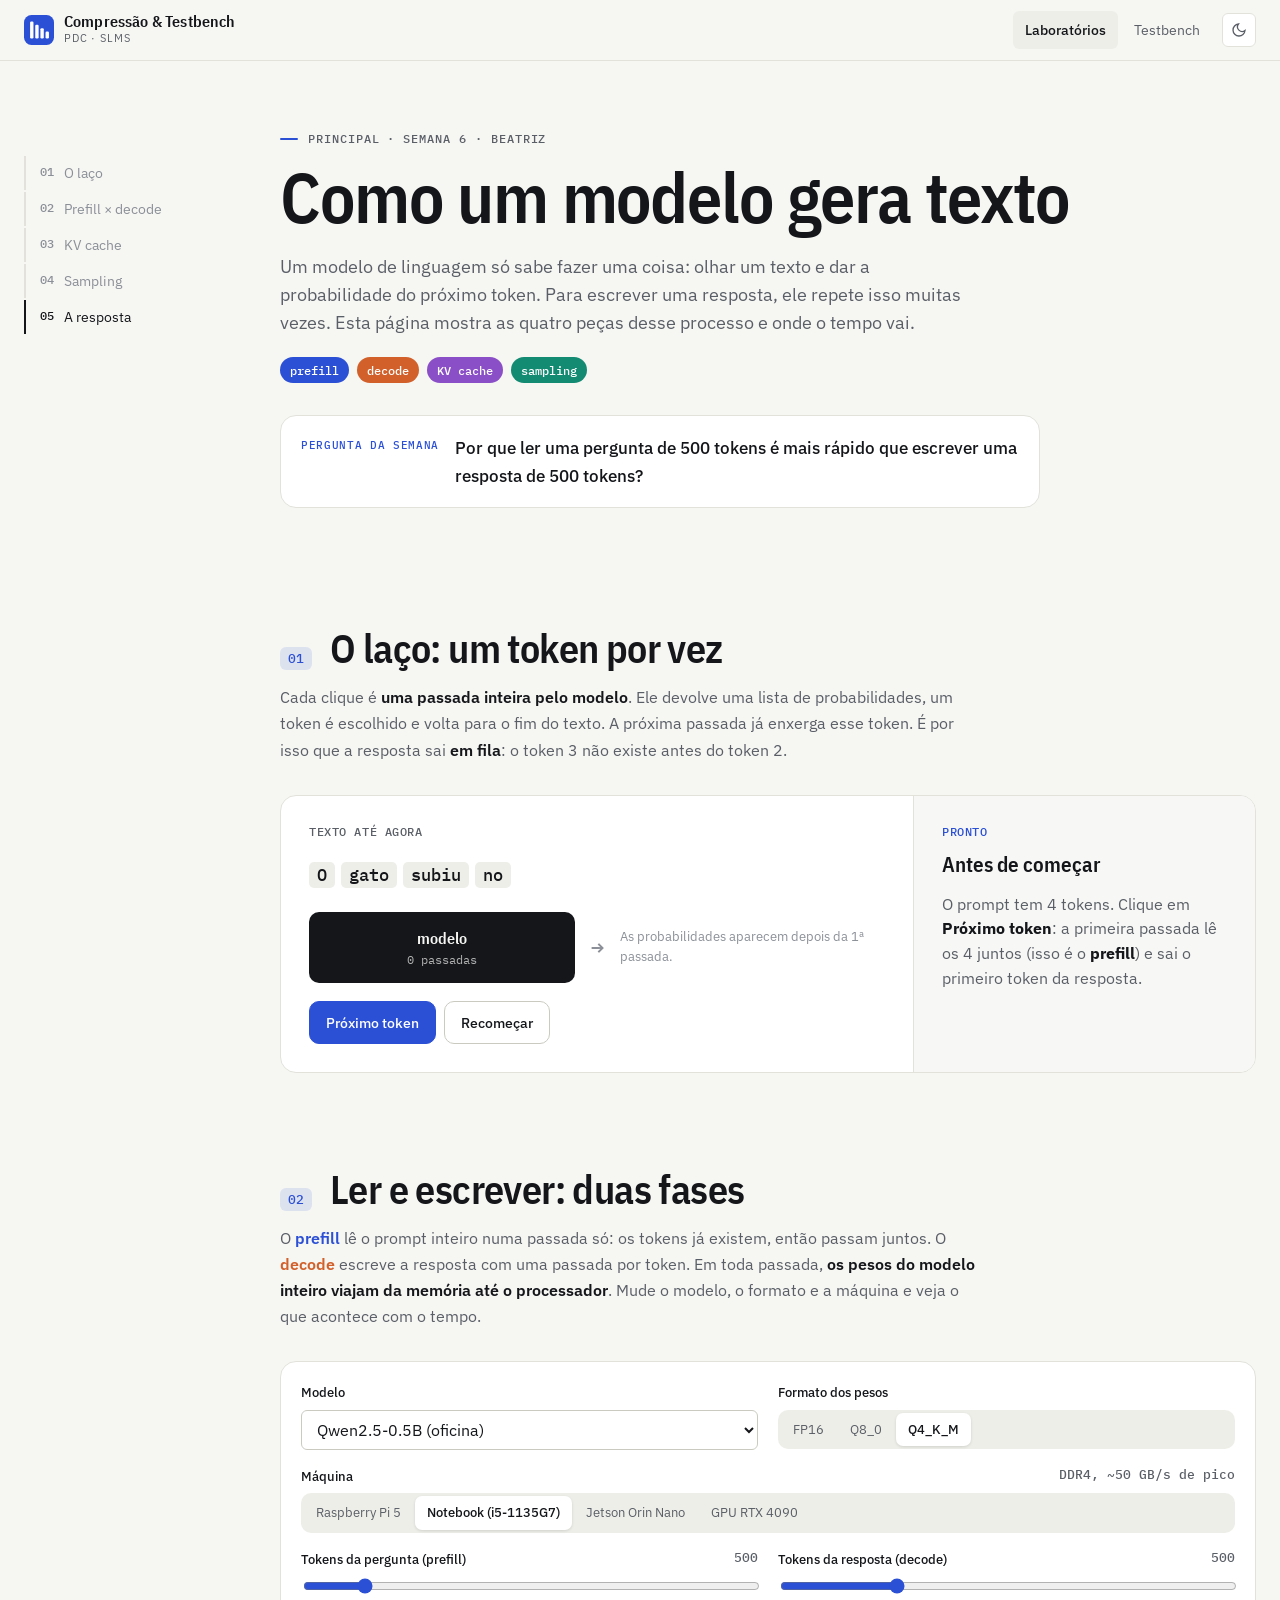
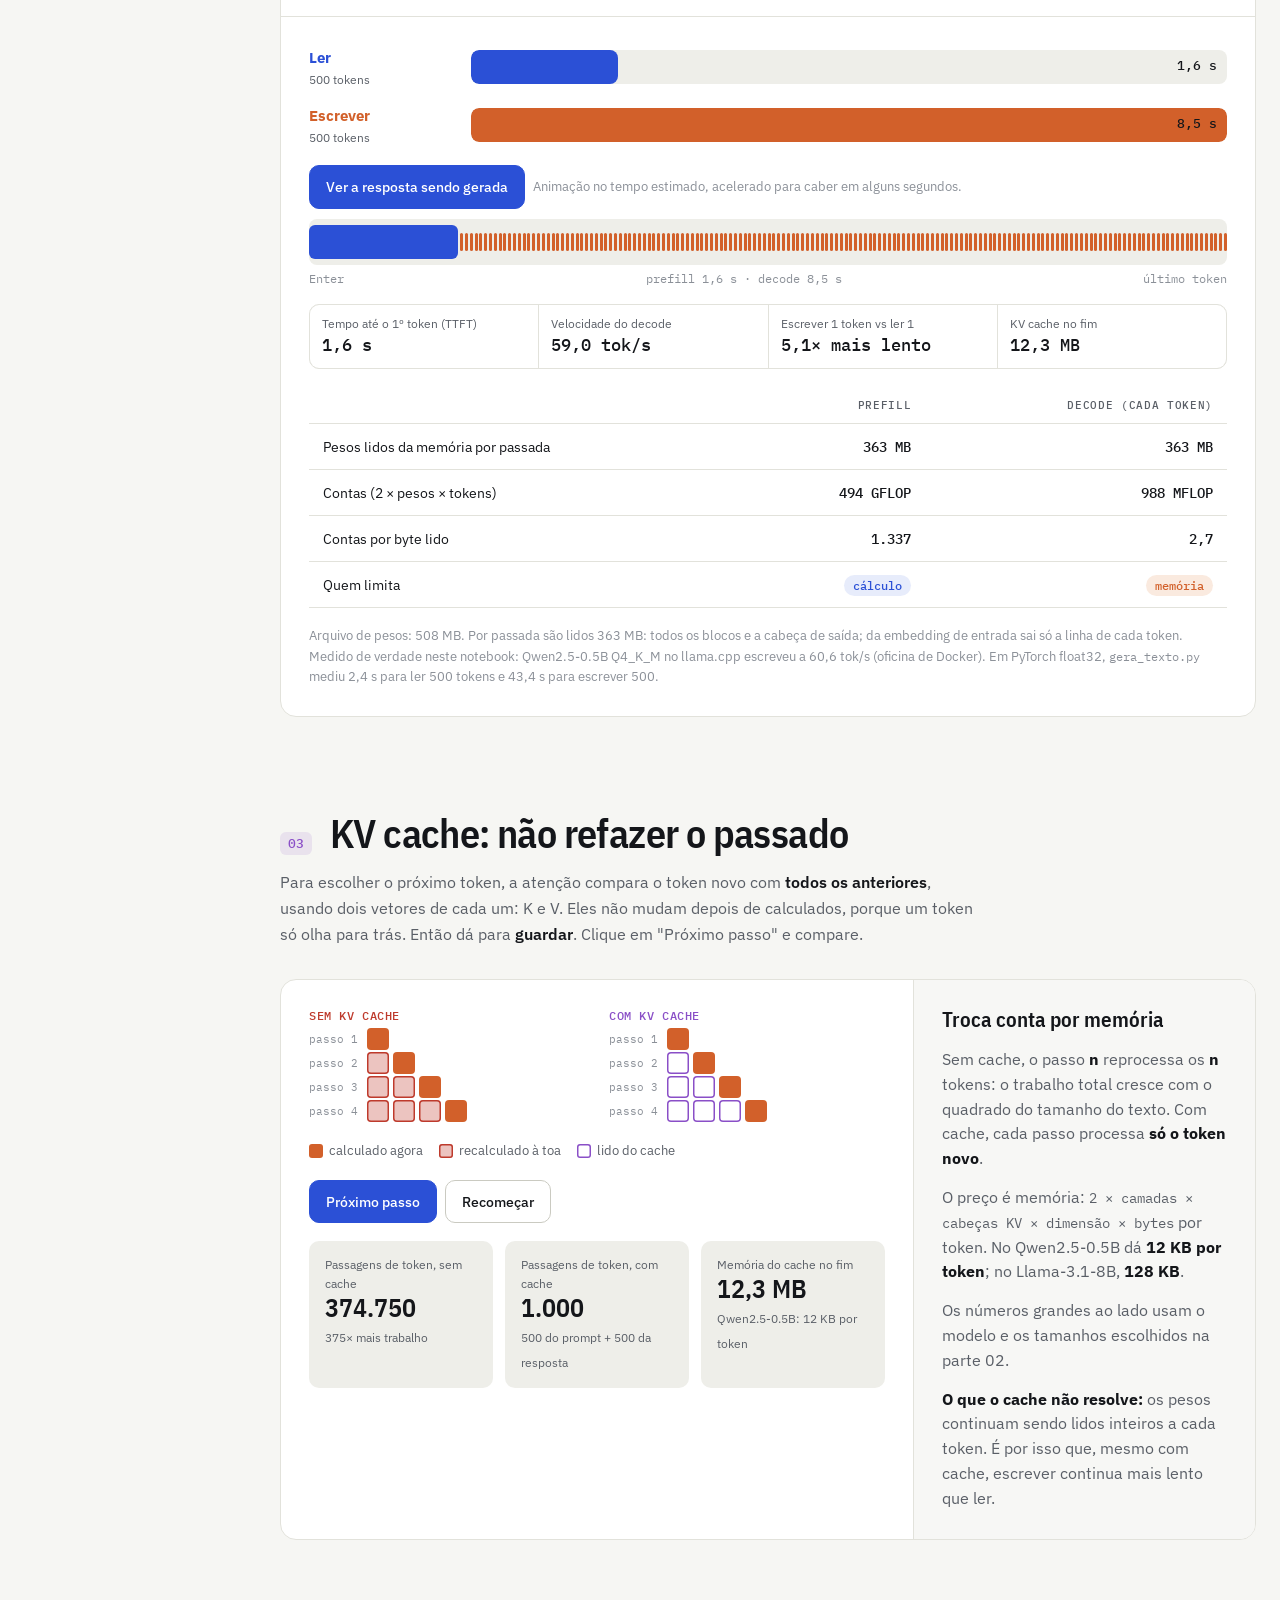
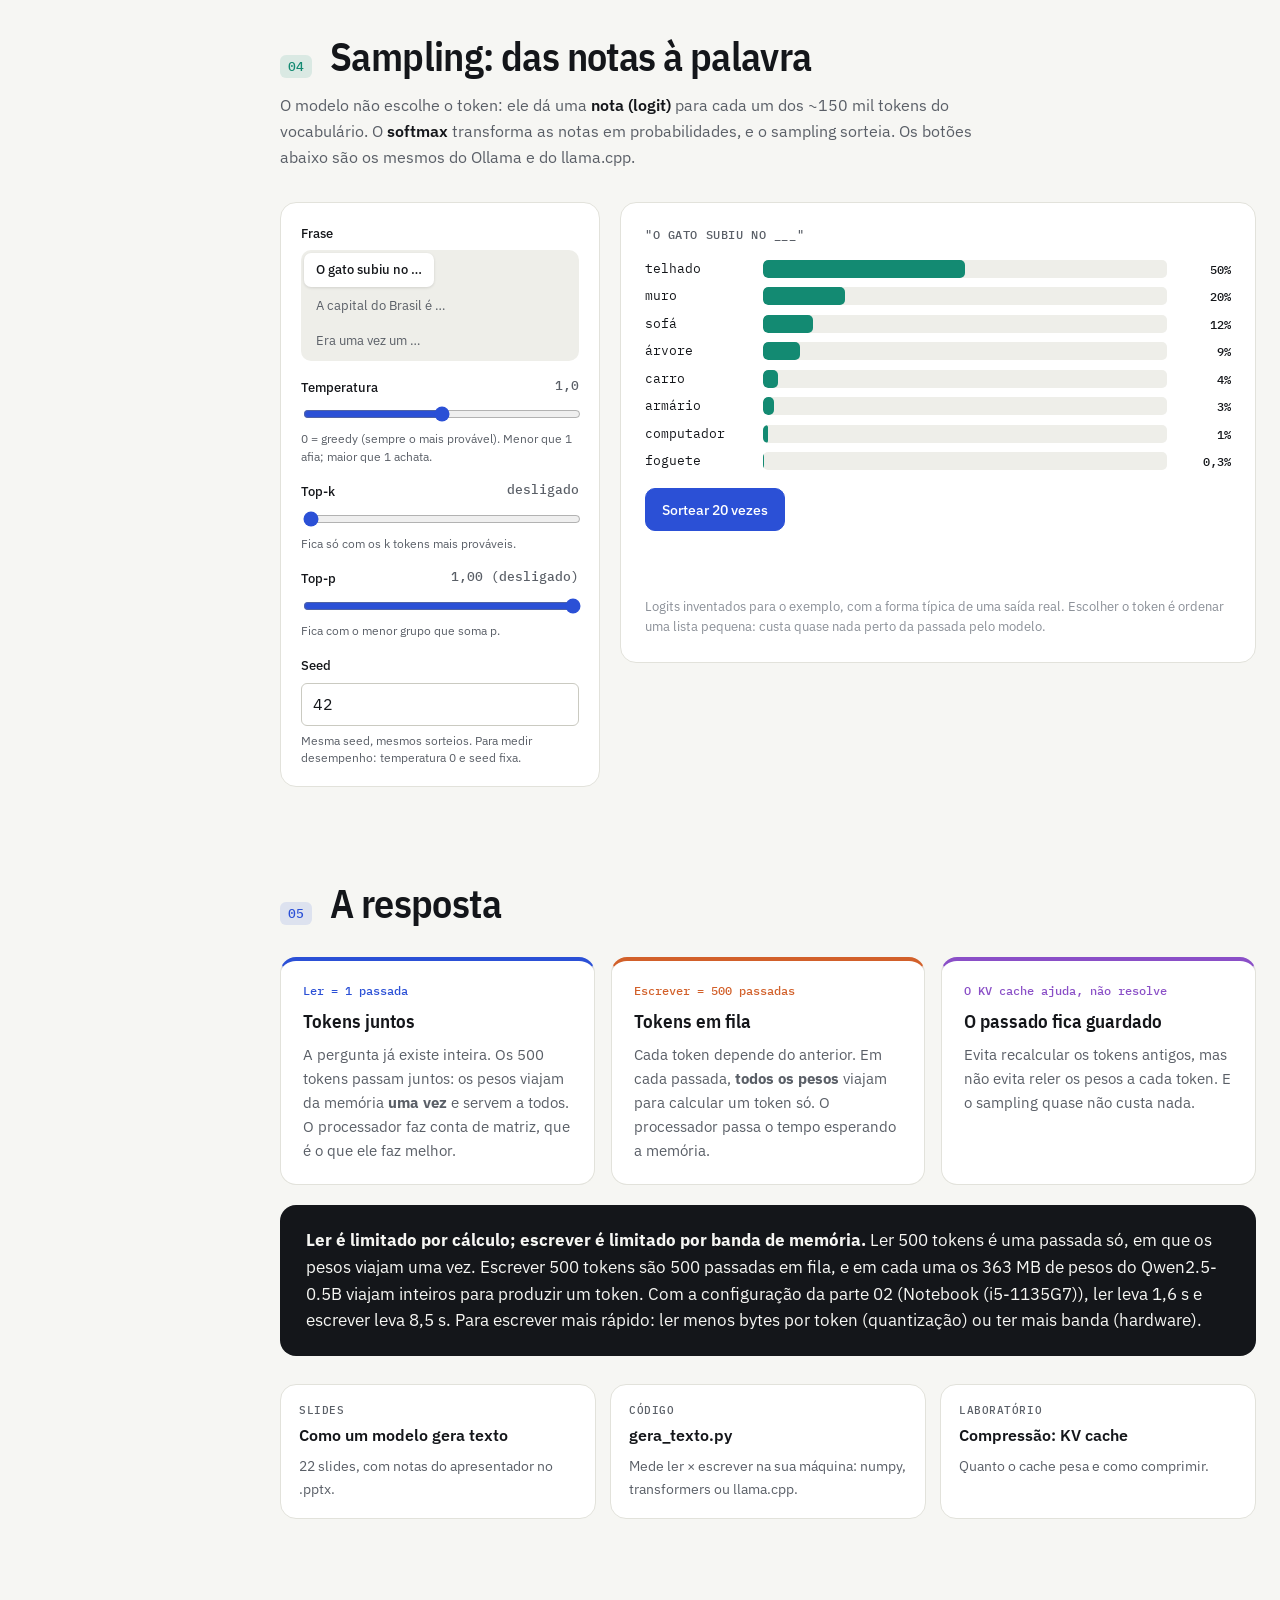
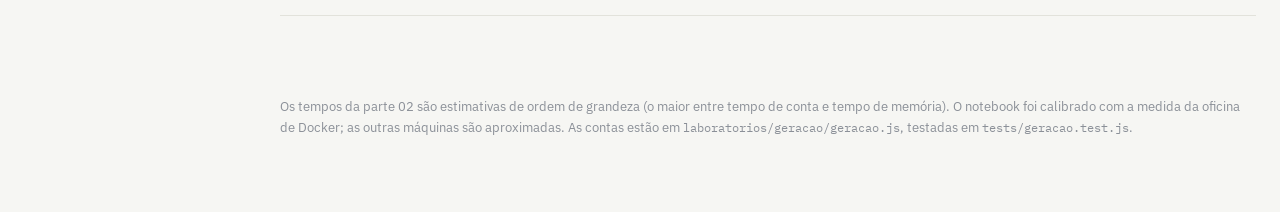
<file: laboratorios/geracao/geracao-de-texto.html>
<!doctype html>
<html lang="pt-BR">
<head>
<meta charset="utf-8">
<meta name="viewport" content="width=device-width, initial-scale=1">
<title>Como um modelo gera texto</title>
<link rel="preconnect" href="https://fonts.googleapis.com">
<link rel="preconnect" href="https://fonts.gstatic.com" crossorigin>
<link rel="stylesheet" href="https://fonts.googleapis.com/css2?family=IBM+Plex+Mono:wght@400;500&family=IBM+Plex+Sans+Condensed:wght@500;600&family=IBM+Plex+Sans:wght@400;500;600&display=swap">
<link rel="stylesheet" href="../../assets/tokens.css">
<link rel="stylesheet" href="../../assets/tema.css">
<script src="../../assets/tema.js" defer></script>
<script src="geracao.js" defer></script>
<style>
/* cores das fases: prefill = c1 (azul), decode = c2 (laranja), KV cache = c4 (roxo), sampling = c3 (verde) */
:root { --pre: var(--c1); --dec: var(--c2); --kv: var(--c4); --samp: var(--c3); }
.layout { display: grid; grid-template-columns: 200px minmax(0, 1fr); gap: 56px; }
.indice { position: sticky; top: 84px; align-self: start; padding-top: 72px; display: flex; flex-direction: column; gap: 2px; font-size: .86rem; }
.indice a { text-decoration: none; color: var(--faint); padding: 6px 0 6px 14px; border-left: 2px solid var(--line); transition: color .25s, border-color .25s; display: flex; gap: 10px; }
.indice a span { font: 500 .72rem var(--font-mono); padding-top: 2px; }
.indice a:hover { color: var(--fg); }
.indice a.ativo { color: var(--fg); border-left-color: var(--c, var(--fg)); }

.hero { padding: 72px 0 24px; }
.pergunta { margin-top: 32px; display: flex; gap: 16px; align-items: flex-start; padding: 18px 20px; background: var(--surface); border: 1px solid var(--line); border-radius: var(--r-lg); max-width: 760px; }
.pergunta b { font: 500 .7rem var(--font-mono); letter-spacing: .06em; text-transform: uppercase; color: var(--accent); white-space: nowrap; padding-top: 4px; }
.pergunta p { margin: 0; font-size: 1.08rem; font-weight: 500; }
.fases-leg { margin-top: 20px; display: flex; gap: 8px; flex-wrap: wrap; }
.fases-leg span { font: 500 .78rem var(--font-mono); padding: 5px 10px; border-radius: 999px; color: #fff; background: var(--c); }

.cap { padding-top: 96px; scroll-margin-top: 60px; }
.cap-head { display: flex; gap: 18px; align-items: baseline; margin-bottom: 8px; }
.cap-num { font: 500 .8rem var(--font-mono); color: var(--c, var(--accent)); padding: 3px 8px; border-radius: 6px; background: color-mix(in srgb, var(--c, var(--accent)) 12%, transparent); flex: none; }
.cap p.texto { max-width: 70ch; color: var(--muted); font-size: 1.02rem; margin: 14px 0 0; }
.cap p.texto b { color: var(--fg); font-weight: 600; }
.palco { margin-top: 32px; display: grid; grid-template-columns: minmax(0, 1.3fr) minmax(280px, .7fr); background: var(--surface); border: 1px solid var(--line); border-radius: var(--r-lg); overflow: hidden; }
.palco-vis { padding: 28px; border-right: 1px solid var(--line); min-width: 0; display: flex; flex-direction: column; gap: 18px; }
.palco-txt { padding: 28px; display: flex; flex-direction: column; gap: 14px; background: color-mix(in srgb, var(--sunken) 45%, var(--surface)); }
.palco-txt h3 { font: 600 1.3rem/1.2 var(--font-display); margin: 0; }
.palco-txt p { margin: 0; color: var(--muted); }
.palco-txt p b { color: var(--fg); }
.rotulo { font: 500 .72rem var(--font-mono); letter-spacing: .05em; text-transform: uppercase; color: var(--muted); }
.botoes { display: flex; gap: 8px; flex-wrap: wrap; align-items: center; }
.metricas { display: grid; grid-template-columns: repeat(4, minmax(0, 1fr)); gap: 1px; background: var(--line); border-radius: var(--r); overflow: hidden; border: 1px solid var(--line); }
.metricas div { background: var(--surface); padding: 10px 12px; min-width: 0; }
.metricas small { display: block; font-size: .72rem; color: var(--muted); }
.metricas b { font: 500 1.05rem var(--font-mono); font-variant-numeric: tabular-nums; }
@keyframes entra { from { opacity: 0; transform: translateY(6px); } }

/* 01 · o laço */
.frase { font: 500 1.05rem var(--font-mono); min-height: 2.2em; display: flex; flex-wrap: wrap; gap: 6px; align-items: center; }
.frase span { padding: 2px 8px; border-radius: 5px; background: var(--sunken); }
.frase span.gerado { background: var(--c2-soft); color: var(--fg); }
.frase span.novo { background: var(--dec); color: #fff; animation: entra .35s var(--ease); }
.frase span.fim { background: var(--fg); color: var(--bg); }
.circuito { display: grid; grid-template-columns: 1fr auto 1fr; gap: 16px; align-items: center; }
.caixa-modelo { background: var(--fg); color: var(--bg); border-radius: var(--r); padding: 16px 18px; text-align: center; font: 600 1rem var(--font-display); min-width: 140px; }
.caixa-modelo small { display: block; font: .72rem var(--font-mono); opacity: .7; margin-top: 4px; }
.caixa-modelo.pulsa { animation: pulsa .5s var(--ease); }
@keyframes pulsa { 50% { transform: scale(1.06); } }
.probs { display: flex; flex-direction: column; gap: 6px; }
.prob { display: grid; grid-template-columns: 82px 1fr 46px; gap: 8px; align-items: center; font-size: .84rem; }
.prob .tok { font-family: var(--font-mono); white-space: nowrap; overflow: hidden; text-overflow: ellipsis; }
.pbar { height: 18px; background: var(--sunken); border-radius: 5px; overflow: hidden; }
.pbar i { display: block; height: 100%; border-radius: 5px; background: var(--c, var(--samp)); transition: width .45s var(--ease); }
.prob b { font: 500 .78rem var(--font-mono); text-align: right; font-variant-numeric: tabular-nums; }
.prob.escolhido .tok { color: var(--dec); font-weight: 600; }

/* 02 · prefill × decode */
.ctrl { display: grid; grid-template-columns: repeat(2, minmax(0, 1fr)); gap: 16px 20px; padding: 20px; }
.ctrl .campo.largo { grid-column: 1 / -1; }
.seg { flex-wrap: wrap; }
.corrida { display: flex; flex-direction: column; gap: 14px; }
.raia { display: grid; grid-template-columns: 150px 1fr; gap: 12px; align-items: center; }
.raia > div:first-child small { display: block; color: var(--muted); font-size: .76rem; }
.raia > div:first-child b { font-size: .92rem; }
.pista { position: relative; height: 34px; background: var(--sunken); border-radius: 8px; overflow: hidden; }
.pista i { position: absolute; inset: 0 auto 0 0; border-radius: 8px; transition: width .8s var(--ease); }
.pista span { position: absolute; right: 10px; top: 7px; font: 500 .8rem var(--font-mono); color: var(--fg); }
.linha-tempo { position: relative; height: 46px; background: var(--sunken); border-radius: 8px; overflow: hidden; }
.linha-tempo .lt-pre { position: absolute; top: 6px; bottom: 6px; left: 0; background: var(--pre); border-radius: 6px; }
.linha-tempo .lt-tok { position: absolute; top: 14px; bottom: 14px; width: 3px; background: var(--dec); border-radius: 2px; }
.lt-leg { display: flex; justify-content: space-between; font: .74rem var(--font-mono); color: var(--faint); margin-top: 6px; }
.chip.pre { background: var(--c1-soft); color: var(--pre); }
.chip.dec { background: var(--c2-soft); color: var(--dec); }
.tabela td b { font-family: var(--font-mono); font-weight: 500; }
.nota { font-size: .8rem; color: var(--faint); margin: 0; }

/* 03 · KV cache */
.kv-grades { display: grid; grid-template-columns: 1fr 1fr; gap: 24px; }
.kv-grade { display: flex; flex-direction: column; gap: 4px; }
.kv-linha { display: flex; gap: 4px; align-items: center; height: 24px; }
.kv-linha small { width: 54px; font: .7rem var(--font-mono); color: var(--faint); flex: none; }
.kv-c { width: 22px; height: 22px; border-radius: 4px; flex: none; animation: entra .3s var(--ease); }
.kv-c.novo { background: var(--dec); }
.kv-c.refeito { background: color-mix(in srgb, var(--bad) 30%, var(--surface)); box-shadow: inset 0 0 0 1.5px var(--bad); }
.kv-c.cache { background: var(--surface); box-shadow: inset 0 0 0 1.5px var(--kv); }
.kv-leg { display: flex; gap: 16px; flex-wrap: wrap; font-size: .8rem; color: var(--muted); }
.kv-leg span { display: inline-flex; gap: 6px; align-items: center; }
.kv-leg i { width: 14px; height: 14px; border-radius: 3px; display: inline-block; }
.grandes { display: grid; grid-template-columns: repeat(3, minmax(0, 1fr)); gap: 12px; }
.grande { background: var(--sunken); border-radius: var(--r); padding: 14px 16px; }
.grande small { display: block; font-size: .76rem; color: var(--muted); }
.grande b { font: 600 1.6rem/1.2 var(--font-display); font-variant-numeric: tabular-nums; display: block; }
.grande span { font-size: .76rem; color: var(--muted); }

/* 04 · sampling */
.samp { margin-top: 32px; display: grid; grid-template-columns: 320px minmax(0, 1fr); gap: 20px; align-items: start; }
.samp-in { padding: 20px; display: flex; flex-direction: column; gap: 16px; }
.samp-out { padding: 24px; display: flex; flex-direction: column; gap: 16px; }
.samp-out .prob { grid-template-columns: 110px 1fr 56px; }
.prob.cortado .tok { color: var(--faint); text-decoration: line-through; }
.sorteios { display: flex; flex-wrap: wrap; gap: 6px; min-height: 34px; }
.sorteios span { font: 500 .8rem var(--font-mono); padding: 3px 8px; border-radius: 5px; background: var(--c3-soft); animation: entra .3s var(--ease); }

/* 05 · resposta */
.ordem { margin-top: 32px; display: grid; grid-template-columns: repeat(3, minmax(0, 1fr)); gap: 16px; }
.ordem .card { padding: 22px; display: flex; flex-direction: column; gap: 10px; border-top: 4px solid var(--c); }
.ordem small { font: 500 .72rem var(--font-mono); color: var(--c); }
.ordem h3 { margin: 0; font: 600 1.2rem var(--font-display); }
.ordem p { margin: 0; color: var(--muted); font-size: .93rem; }
.resposta { margin-top: 20px; padding: 22px 26px; border-radius: var(--r-lg); background: var(--fg); color: var(--bg); font-size: 1.04rem; line-height: 1.6; }
.resposta b { color: var(--bg); }
.material { margin-top: 28px; display: grid; grid-template-columns: repeat(3, minmax(0, 1fr)); gap: 14px; }
.material a { padding: 18px; display: flex; flex-direction: column; gap: 6px; text-decoration: none; }
.material small { font: 500 .7rem var(--font-mono); letter-spacing: .05em; text-transform: uppercase; color: var(--muted); }
.material b { font-weight: 600; }
.material span { color: var(--muted); font-size: .9rem; }
.rodape { padding: 80px 0 60px; color: var(--faint); font-size: .84rem; }

@media (max-width: 1100px) { .layout { grid-template-columns: 1fr; } .indice { display: none; } }
@media (max-width: 900px) {
  .palco, .samp { grid-template-columns: 1fr; }
  .palco-vis { border-right: 0; border-bottom: 1px solid var(--line); }
  .ordem, .material { grid-template-columns: 1fr; }
  .metricas { grid-template-columns: 1fr 1fr; }
  .ctrl { grid-template-columns: 1fr; }
}
@media (max-width: 560px) {
  .palco-vis, .palco-txt { padding: 18px; }
  .kv-grades, .grandes { grid-template-columns: 1fr; }
  .raia { grid-template-columns: 1fr; gap: 4px; }
  .circuito { grid-template-columns: 1fr; }
}
</style>
</head>
<body>
<header class="appbar"><div class="appbar-in">
  <a class="marca" href="../../index.html" aria-label="Início">
    <svg width="30" height="30" viewBox="0 0 32 32" aria-hidden="true"><rect width="32" height="32" rx="8" style="fill:var(--accent)"/><g fill="#fff"><rect x="6.5" y="7" width="3.6" height="18" rx="1.3"/><rect x="12" y="10.5" width="3.6" height="14.5" rx="1.3"/><rect x="17.5" y="14" width="3.6" height="11" rx="1.3"/><rect x="23" y="17.5" width="3.6" height="7.5" rx="1.3"/></g></svg>
    <span><b>Compressão &amp; Testbench</b><small>PDC · SLMs</small></span>
  </a>
  <nav class="appnav">
    <a href="../../index.html" aria-current="page">Laboratórios</a>
    <a href="../../testbench/index.html">Testbench</a>
    <button class="tema-btn" data-tema-alternar aria-label="Alternar tema claro/escuro"><svg width="16" height="16" viewBox="0 0 24 24" fill="none" stroke="currentColor" stroke-width="2"><path d="M21 12.8A9 9 0 1 1 11.2 3a7 7 0 0 0 9.8 9.8Z"/></svg></button>
  </nav>
</div></header>

<div class="wrap layout">
  <nav class="indice" id="indice" aria-label="Partes">
    <a href="#laco"><span>01</span>O laço</a>
    <a href="#fases" style="--c:var(--c1)"><span>02</span>Prefill × decode</a>
    <a href="#kv" style="--c:var(--c4)"><span>03</span>KV cache</a>
    <a href="#sampling" style="--c:var(--c3)"><span>04</span>Sampling</a>
    <a href="#resposta"><span>05</span>A resposta</a>
  </nav>

  <main>
    <section class="hero">
      <p class="eyebrow">Principal · semana 6 · Beatriz</p>
      <h1 class="display">Como um modelo gera texto</h1>
      <p class="lede">Um modelo de linguagem só sabe fazer uma coisa: olhar um texto e dar a probabilidade do próximo token. Para escrever uma resposta, ele repete isso muitas vezes. Esta página mostra as quatro peças desse processo e onde o tempo vai.</p>
      <div class="fases-leg"><span style="--c:var(--c1)">prefill</span><span style="--c:var(--c2)">decode</span><span style="--c:var(--c4)">KV cache</span><span style="--c:var(--c3)">sampling</span></div>
      <div class="pergunta"><b>Pergunta da semana</b><p>Por que ler uma pergunta de 500 tokens é mais rápido que escrever uma resposta de 500 tokens?</p></div>
    </section>

    <!-- ===================== 01 ===================== -->
    <section class="cap" id="laco" data-revelar>
      <div class="cap-head"><span class="cap-num">01</span><h2 class="display">O laço: um token por vez</h2></div>
      <p class="texto">Cada clique é <b>uma passada inteira pelo modelo</b>. Ele devolve uma lista de probabilidades, um token é escolhido e volta para o fim do texto. A próxima passada já enxerga esse token. É por isso que a resposta sai <b>em fila</b>: o token 3 não existe antes do token 2.</p>
      <div class="palco">
        <div class="palco-vis">
          <span class="rotulo">Texto até agora</span>
          <div class="frase" id="lFrase" aria-live="polite"></div>
          <div class="circuito">
            <div class="caixa-modelo" id="lModelo">modelo<small id="lPass">0 passadas</small></div>
            <div aria-hidden="true" style="font:500 1.4rem var(--font-mono);color:var(--faint)">→</div>
            <div class="probs" id="lProbs"></div>
          </div>
          <div class="botoes">
            <button class="btn primario" id="lProx">Próximo token</button>
            <button class="btn" id="lReset">Recomeçar</button>
          </div>
        </div>
        <div class="palco-txt" id="lTxt"></div>
      </div>
    </section>

    <!-- ===================== 02 ===================== -->
    <section class="cap" id="fases" style="--c:var(--c1)" data-revelar>
      <div class="cap-head"><span class="cap-num">02</span><h2 class="display">Ler e escrever: duas fases</h2></div>
      <p class="texto">O <b style="color:var(--pre)">prefill</b> lê o prompt inteiro numa passada só: os tokens já existem, então passam juntos. O <b style="color:var(--dec)">decode</b> escreve a resposta com uma passada por token. Em toda passada, <b>os pesos do modelo inteiro viajam da memória até o processador</b>. Mude o modelo, o formato e a máquina e veja o que acontece com o tempo.</p>
      <div class="palco" style="grid-template-columns:minmax(0,1fr)">
        <div class="ctrl" style="border-bottom:1px solid var(--line)">
          <label class="campo"><span>Modelo</span><select id="fModelo"></select></label>
          <div class="campo"><span>Formato dos pesos</span><div class="seg" id="fFmt" role="group" aria-label="Formato"></div></div>
          <div class="campo largo"><span>Máquina <em id="fMaqInfo"></em></span><div class="seg" id="fMaq" role="group" aria-label="Máquina"></div></div>
          <label class="campo"><span>Tokens da pergunta (prefill) <output id="fPOut">500</output></span><input type="range" id="fP" min="10" max="4000" step="10" value="500"></label>
          <label class="campo"><span>Tokens da resposta (decode) <output id="fROut">500</output></span><input type="range" id="fR" min="10" max="2000" step="10" value="500"></label>
        </div>
        <div class="palco-vis" style="border-right:0">
          <div class="corrida">
            <div class="raia"><div><b style="color:var(--pre)">Ler</b><small id="fPreLbl">500 tokens</small></div><div class="pista"><i id="fPreBar" style="background:var(--pre)"></i><span id="fPreT"></span></div></div>
            <div class="raia"><div><b style="color:var(--dec)">Escrever</b><small id="fDecLbl">500 tokens</small></div><div class="pista"><i id="fDecBar" style="background:var(--dec)"></i><span id="fDecT"></span></div></div>
          </div>
          <div>
            <div class="botoes" style="margin-bottom:10px"><button class="btn primario" id="fPlay">Ver a resposta sendo gerada</button><span class="nota" id="fPlayInfo">Animação no tempo estimado, acelerado para caber em alguns segundos.</span></div>
            <div class="linha-tempo" id="fLinha" aria-hidden="true"><div class="lt-pre" id="fLtPre" style="width:0"></div></div>
            <div class="lt-leg"><span>Enter</span><span id="fLtInfo"></span><span>último token</span></div>
          </div>
          <div class="metricas">
            <div><small>Tempo até o 1º token (TTFT)</small><b id="fmTtft">—</b></div>
            <div><small>Velocidade do decode</small><b id="fmTps">—</b></div>
            <div><small>Escrever 1 token vs ler 1</small><b id="fmRaz">—</b></div>
            <div><small>KV cache no fim</small><b id="fmKv">—</b></div>
          </div>
          <table class="tabela">
            <thead><tr><th></th><th class="r">Prefill</th><th class="r">Decode (cada token)</th></tr></thead>
            <tbody>
              <tr><td>Pesos lidos da memória por passada</td><td class="r"><b id="tPreB"></b></td><td class="r"><b id="tDecB"></b></td></tr>
              <tr><td>Contas (2 × pesos × tokens)</td><td class="r"><b id="tPreC"></b></td><td class="r"><b id="tDecC"></b></td></tr>
              <tr><td>Contas por byte lido</td><td class="r"><b id="tPreI"></b></td><td class="r"><b id="tDecI"></b></td></tr>
              <tr><td>Quem limita</td><td class="r"><span class="chip pre" id="tPreL"></span></td><td class="r"><span class="chip dec" id="tDecL"></span></td></tr>
            </tbody>
          </table>
          <p class="nota" id="fNota"></p>
        </div>
      </div>
    </section>

    <!-- ===================== 03 ===================== -->
    <section class="cap" id="kv" style="--c:var(--c4)" data-revelar>
      <div class="cap-head"><span class="cap-num">03</span><h2 class="display">KV cache: não refazer o passado</h2></div>
      <p class="texto">Para escolher o próximo token, a atenção compara o token novo com <b>todos os anteriores</b>, usando dois vetores de cada um: K e V. Eles não mudam depois de calculados, porque um token só olha para trás. Então dá para <b>guardar</b>. Clique em "Próximo passo" e compare.</p>
      <div class="palco">
        <div class="palco-vis">
          <div class="kv-grades">
            <div class="kv-grade"><span class="rotulo" style="color:var(--bad)">Sem KV cache</span><div id="kSem"></div></div>
            <div class="kv-grade"><span class="rotulo" style="color:var(--kv)">Com KV cache</span><div id="kCom"></div></div>
          </div>
          <div class="kv-leg">
            <span><i style="background:var(--dec)"></i>calculado agora</span>
            <span><i style="background:color-mix(in srgb,var(--bad) 30%,var(--surface));box-shadow:inset 0 0 0 1.5px var(--bad)"></i>recalculado à toa</span>
            <span><i style="box-shadow:inset 0 0 0 1.5px var(--kv)"></i>lido do cache</span>
          </div>
          <div class="botoes"><button class="btn primario" id="kProx">Próximo passo</button><button class="btn" id="kReset">Recomeçar</button></div>
          <div class="grandes">
            <div class="grande"><small>Passagens de token, sem cache</small><b id="kgSem">—</b><span id="kgSemS"></span></div>
            <div class="grande"><small>Passagens de token, com cache</small><b id="kgCom">—</b><span id="kgComS"></span></div>
            <div class="grande"><small>Memória do cache no fim</small><b id="kgMem">—</b><span id="kgMemS"></span></div>
          </div>
        </div>
        <div class="palco-txt">
          <h3>Troca conta por memória</h3>
          <p>Sem cache, o passo <b>n</b> reprocessa os <b>n</b> tokens: o trabalho total cresce com o quadrado do tamanho do texto. Com cache, cada passo processa <b>só o token novo</b>.</p>
          <p>O preço é memória: <code>2 × camadas × cabeças KV × dimensão × bytes</code> por token. No Qwen2.5-0.5B dá <b>12 KB por token</b>; no Llama-3.1-8B, <b>128 KB</b>.</p>
          <p>Os números grandes ao lado usam o modelo e os tamanhos escolhidos na parte 02.</p>
          <p><b>O que o cache não resolve:</b> os pesos continuam sendo lidos inteiros a cada token. É por isso que, mesmo com cache, escrever continua mais lento que ler.</p>
        </div>
      </div>
    </section>

    <!-- ===================== 04 ===================== -->
    <section class="cap" id="sampling" style="--c:var(--c3)" data-revelar>
      <div class="cap-head"><span class="cap-num">04</span><h2 class="display">Sampling: das notas à palavra</h2></div>
      <p class="texto">O modelo não escolhe o token: ele dá uma <b>nota (logit)</b> para cada um dos ~150 mil tokens do vocabulário. O <b>softmax</b> transforma as notas em probabilidades, e o sampling sorteia. Os botões abaixo são os mesmos do Ollama e do llama.cpp.</p>
      <div class="samp">
        <div class="card samp-in">
          <div class="campo"><span>Frase</span><div class="seg" id="sEx" role="group" aria-label="Exemplo"></div></div>
          <label class="campo"><span>Temperatura <output id="sTOut">1,0</output></span><input type="range" id="sT" min="0" max="2" step="0.1" value="1"><small>0 = greedy (sempre o mais provável). Menor que 1 afia; maior que 1 achata.</small></label>
          <label class="campo"><span>Top-k <output id="sKOut">desligado</output></span><input type="range" id="sK" min="0" max="8" step="1" value="0"><small>Fica só com os k tokens mais prováveis.</small></label>
          <label class="campo"><span>Top-p <output id="sPOut">1,00</output></span><input type="range" id="sP" min="0.1" max="1" step="0.05" value="1"><small>Fica com o menor grupo que soma p.</small></label>
          <label class="campo"><span>Seed</span><input type="number" id="sSeed" value="42" min="0" step="1"><small>Mesma seed, mesmos sorteios. Para medir desempenho: temperatura 0 e seed fixa.</small></label>
        </div>
        <div class="card samp-out">
          <span class="rotulo" id="sFrase"></span>
          <div class="probs" id="sProbs"></div>
          <div class="botoes"><button class="btn primario" id="sSort">Sortear 20 vezes</button><span class="nota" id="sResumo"></span></div>
          <div class="sorteios" id="sSorteios" aria-live="polite"></div>
          <p class="nota">Logits inventados para o exemplo, com a forma típica de uma saída real. Escolher o token é ordenar uma lista pequena: custa quase nada perto da passada pelo modelo.</p>
        </div>
      </div>
    </section>

    <!-- ===================== 05 ===================== -->
    <section class="cap" id="resposta" data-revelar>
      <div class="cap-head"><span class="cap-num">05</span><h2 class="display">A resposta</h2></div>
      <div class="ordem">
        <div class="card" style="--c:var(--c1)"><small>Ler = 1 passada</small><h3>Tokens juntos</h3><p>A pergunta já existe inteira. Os 500 tokens passam juntos: os pesos viajam da memória <b>uma vez</b> e servem a todos. O processador faz conta de matriz, que é o que ele faz melhor.</p></div>
        <div class="card" style="--c:var(--c2)"><small>Escrever = 500 passadas</small><h3>Tokens em fila</h3><p>Cada token depende do anterior. Em cada passada, <b>todos os pesos</b> viajam para calcular um token só. O processador passa o tempo esperando a memória.</p></div>
        <div class="card" style="--c:var(--c4)"><small>O KV cache ajuda, não resolve</small><h3>O passado fica guardado</h3><p>Evita recalcular os tokens antigos, mas não evita reler os pesos a cada token. E o sampling quase não custa nada.</p></div>
      </div>
      <div class="resposta" id="resp"></div>
      <div class="material">
        <a class="card" href="../../apresentacoes/semana-06_2026-10-23/principal_beatriz_como-um-modelo-gera-texto/como-um-modelo-gera-texto.pdf"><small>Slides</small><b>Como um modelo gera texto</b><span>22 slides, com notas do apresentador no .pptx.</span></a>
        <a class="card" href="../../apresentacoes/semana-06_2026-10-23/principal_beatriz_como-um-modelo-gera-texto/gera_texto.py"><small>Código</small><b>gera_texto.py</b><span>Mede ler × escrever na sua máquina: numpy, transformers ou llama.cpp.</span></a>
        <a class="card" href="../compressao/laboratorio-compressao.html#kv"><small>Laboratório</small><b>Compressão: KV cache</b><span>Quanto o cache pesa e como comprimir.</span></a>
      </div>
    </section>
    <p class="rodape">Os tempos da parte 02 são estimativas de ordem de grandeza (o maior entre tempo de conta e tempo de memória). O notebook foi calibrado com a medida da oficina de Docker; as outras máquinas são aproximadas. As contas estão em <code>laboratorios/geracao/geracao.js</code>, testadas em <code>tests/geracao.test.js</code>.</p>
  </main>
</div>

<script>
document.addEventListener("DOMContentLoaded", () => {
const G = window.Geracao;
const $ = id => document.getElementById(id);
const esc = s => String(s).replace(/[&<>"]/g, c => ({ "&": "&amp;", "<": "&lt;", ">": "&gt;", '"': "&quot;" }[c]));
const nf = (v, d = 0) => v.toLocaleString("pt-BR", { minimumFractionDigits: d, maximumFractionDigits: d });
const bytes = b => b >= 1e9 ? nf(b / 1e9, b >= 1e10 ? 0 : 1) + " GB" : b >= 1e6 ? nf(b / 1e6, b >= 1e8 ? 0 : 1) + " MB" : nf(b / 1e3, 0) + " KB";
const flops = f => f >= 1e12 ? nf(f / 1e12, 1) + " TFLOP" : f >= 1e9 ? nf(f / 1e9, f >= 1e11 ? 0 : 1) + " GFLOP" : nf(f / 1e6, 0) + " MFLOP";
const tempo = s => s >= 60 ? nf(s / 60, 1) + " min" : s >= 1 ? nf(s, 1) + " s" : nf(s * 1000, s >= 0.01 ? 0 : 1) + " ms";
const segBotoes = (el, itens, atual, fn) => {
  el.innerHTML = itens.map(([v, t]) => `<button data-v="${esc(v)}" aria-pressed="${v === atual}">${esc(t)}</button>`).join("");
  el.addEventListener("click", e => { const b = e.target.closest("button"); if (!b) return; el.querySelectorAll("button").forEach(x => x.setAttribute("aria-pressed", x === b)); fn(b.dataset.v); });
};
const barra = (tok, p, extra = "", cls = "") => `<div class="prob ${cls}"><span class="tok">${esc(tok)}</span><div class="pbar"><i style="width:${(p * 100).toFixed(1)}%${extra}"></i></div><b>${nf(p * 100, p > 0 && p < 0.01 ? 1 : 0)}%</b></div>`;

/* ---------- 01 · o laço ---------- */
const LACO = {
  prompt: ["O", "gato", "subiu", "no"],
  passos: [
    [["telhado", .50], ["muro", .20], ["sofá", .12]],
    [["e", .41], ["para", .22], [".", .15]],
    [["dormiu", .38], ["ficou", .25], ["miou", .14]],
    [[".", .61], ["ao", .12], ["a", .09]],
    [["<fim>", .72], ["Ele", .10], ["Depois", .06]],
  ],
};
const TXT_LACO = [
  ["Antes de começar", "O prompt tem 4 tokens. Clique em <b>Próximo token</b>: a primeira passada lê os 4 juntos (isso é o <b>prefill</b>) e sai o primeiro token da resposta."],
  ["Passada 1 · prefill", "Os 4 tokens do prompt entraram juntos. O modelo devolveu as probabilidades e o sampling escolheu <b>telhado</b>."],
  ["Passada 2 · decode", "Agora entra <b>um token só</b>, o telhado. Os do prompt não são recalculados: o K e o V deles estão no KV cache."],
  ["Passada 3 · decode", "Mais uma passada inteira pelo modelo para mais um token. Cada passada lê <b>todos os pesos</b> da memória."],
  ["Passada 4 · decode", "Repare: não dá para pular para a passada 5 sem terminar a 4. O token seguinte depende deste."],
  ["Passada 5 · fim", "Saiu o token de fim. 5 passadas para 5 tokens de resposta: <b>uma passada por token escrito</b>, contra uma só para ler o prompt inteiro."],
];
let lPasso = 0;
function renderLaco(animar) {
  const ger = LACO.passos.slice(0, lPasso).map(p => p[0][0]);
  $("lFrase").innerHTML = LACO.prompt.map(t => `<span>${esc(t)}</span>`).join("") +
    ger.map((t, i) => `<span class="${t === "<fim>" ? "fim" : i === ger.length - 1 ? "novo" : "gerado"}">${esc(t)}</span>`).join("");
  $("lPass").textContent = `${lPasso} passada${lPasso === 1 ? "" : "s"}`;
  const p = lPasso ? LACO.passos[lPasso - 1] : null;
  $("lProbs").innerHTML = p ? p.map(([t, v], i) => barra(t, v, "", i === 0 ? "escolhido" : "")).join("") : `<p class="nota">As probabilidades aparecem depois da 1ª passada.</p>`;
  const [h, t] = TXT_LACO[lPasso];
  $("lTxt").innerHTML = `<span class="rotulo" style="color:${lPasso <= 1 ? "var(--pre)" : "var(--dec)"}">${lPasso === 0 ? "pronto" : lPasso === 1 ? "prefill" : "decode"}</span><h3>${h}</h3><p>${t}</p>`;
  $("lProx").disabled = lPasso >= LACO.passos.length;
  if (animar) { const m = $("lModelo"); m.classList.remove("pulsa"); void m.offsetWidth; m.classList.add("pulsa"); }
}
$("lProx").addEventListener("click", () => { if (lPasso < LACO.passos.length) { lPasso++; renderLaco(true); } });
$("lReset").addEventListener("click", () => { lPasso = 0; renderLaco(); });
renderLaco();

/* ---------- 02 · prefill × decode ---------- */
const F = { modelo: "qwen05", formato: "Q4_K_M", maquina: "notebook", prompt: 500, resposta: 500 };
$("fModelo").innerHTML = G.MODELOS.map(m => `<option value="${m.id}">${esc(m.nome)}${m.oficina ? " (oficina)" : ""}</option>`).join("");
$("fModelo").value = F.modelo;
$("fModelo").addEventListener("input", e => { F.modelo = e.target.value; calc(); });
segBotoes($("fFmt"), G.FORMATOS.map(f => [f.id, f.nome]), F.formato, v => { F.formato = v; calc(); });
segBotoes($("fMaq"), G.MAQUINAS.map(q => [q.id, q.nome]), F.maquina, v => { F.maquina = v; calc(); });
for (const [id, k] of [["fP", "prompt"], ["fR", "resposta"]]) $(id).addEventListener("input", e => { F[k] = +e.target.value; calc(); });

let T0 = null;
function calc() {
  const t = G.tempos(F), q = G.maquina(F.maquina), m = G.modelo(F.modelo);
  T0 = t;
  $("fPOut").textContent = nf(F.prompt); $("fROut").textContent = nf(F.resposta);
  $("fMaqInfo").textContent = q.pico;
  $("fPreLbl").textContent = `${nf(F.prompt)} tokens`; $("fDecLbl").textContent = `${nf(F.resposta)} tokens`;
  const mx = Math.max(t.prefill.segundos, t.decode.segundos);
  $("fPreBar").style.width = Math.max(1, 100 * t.prefill.segundos / mx) + "%";
  $("fDecBar").style.width = Math.max(1, 100 * t.decode.segundos / mx) + "%";
  $("fPreT").textContent = tempo(t.prefill.segundos); $("fDecT").textContent = tempo(t.decode.segundos);
  $("fmTtft").textContent = tempo(t.prefill.segundos);
  $("fmTps").textContent = nf(t.decode.tokPorSeg, t.decode.tokPorSeg < 100 ? 1 : 0) + " tok/s";
  $("fmRaz").textContent = nf(t.razao, t.razao < 10 ? 1 : 0) + "× mais lento";
  $("fmKv").textContent = bytes(t.kvFinal);
  $("tPreB").textContent = bytes(t.pesos); $("tDecB").textContent = bytes(t.pesos);
  $("tPreC").textContent = flops(t.prefill.contas); $("tDecC").textContent = flops(2 * m.params);
  $("tPreI").textContent = nf(t.prefill.intensidade, 0); $("tDecI").textContent = nf(2 * m.params / (t.pesos + t.kvPorToken * F.prompt), 1);
  $("tPreL").textContent = t.prefill.limite; $("tDecL").textContent = t.decode.limite;
  const arq = `Arquivo de pesos: ${bytes(t.arquivo)}. Por passada são lidos ${bytes(t.pesos)}: todos os blocos e a cabeça de saída; da embedding de entrada sai só a linha de cada token. `;
  $("fNota").innerHTML = arq + (q.medida
    ? `Medido de verdade neste notebook: Qwen2.5-0.5B Q4_K_M no llama.cpp escreveu a 60,6 tok/s (oficina de Docker). Em PyTorch float32, <code>gera_texto.py</code> mediu 2,4 s para ler 500 tokens e 43,4 s para escrever 500.`
    : `Estimativa para ${esc(q.nome)}: banda efetiva de ${nf(q.banda / 1e9)} GB/s e ${nf(q.flops / 1e12, q.flops < 1e12 ? 2 : 0)} TFLOPS efetivos. Ordem de grandeza, não medida.`);
  $("fLtInfo").textContent = `prefill ${tempo(t.prefill.segundos)} · decode ${tempo(t.decode.segundos)}`;
  desenhaLinha(1);
  renderKvNumeros();
  renderResposta();
}
function desenhaLinha(frac) {
  const t = T0, total = t.prefill.segundos + t.decode.segundos, L = $("fLinha");
  L.querySelectorAll(".lt-tok").forEach(e => e.remove());
  const wPre = 100 * t.prefill.segundos / total;
  $("fLtPre").style.width = Math.max(0.6, wPre * Math.min(1, frac * total / t.prefill.segundos)) + "%";
  const mostra = Math.min(F.resposta, 160), passo = F.resposta / mostra;
  const agora = frac * total - t.prefill.segundos;
  let html = "";
  for (let i = 0; i < mostra; i++) {
    const ti = (i + 1) * passo * t.decode.porToken;
    if (ti > agora + 1e-9) break;
    html += `<i class="lt-tok" style="left:calc(${wPre + (100 - wPre) * ti / t.decode.segundos}% - 3px)"></i>`;
  }
  L.insertAdjacentHTML("beforeend", html);
}
let anim = null;
$("fPlay").addEventListener("click", () => {
  cancelAnimationFrame(anim);
  const dur = Tema && Tema.reduzir ? 1 : 4000, t0 = performance.now();
  const passo = now => { const k = Math.min(1, (now - t0) / dur); desenhaLinha(k); if (k < 1) anim = requestAnimationFrame(passo); };
  anim = requestAnimationFrame(passo);
});

/* ---------- 03 · KV cache ---------- */
let kPasso = 4;
const KMAX = 8;
function renderKv() {
  const linhas = (comCache) => {
    let h = "";
    for (let r = 0; r < kPasso; r++) {
      h += `<div class="kv-linha"><small>passo ${r + 1}</small>`;
      for (let c = 0; c <= r; c++) h += `<span class="kv-c ${c === r ? "novo" : comCache ? "cache" : "refeito"}"></span>`;
      h += "</div>";
    }
    return h;
  };
  $("kSem").innerHTML = linhas(false); $("kCom").innerHTML = linhas(true);
  $("kProx").disabled = kPasso >= KMAX;
}
function renderKvNumeros() {
  const sem = G.passagens(F.prompt, F.resposta, false), com = G.passagens(F.prompt, F.resposta, true);
  $("kgSem").textContent = nf(sem); $("kgCom").textContent = nf(com);
  $("kgSemS").textContent = `${nf(sem / com, 0)}× mais trabalho`;
  $("kgComS").textContent = `${nf(F.prompt)} do prompt + ${nf(F.resposta)} da resposta`;
  $("kgMem").textContent = bytes(T0.kvFinal);
  $("kgMemS").textContent = `${G.modelo(F.modelo).nome}: ${bytes(T0.kvPorToken)} por token`;
}
$("kProx").addEventListener("click", () => { if (kPasso < KMAX) { kPasso++; renderKv(); } });
$("kReset").addEventListener("click", () => { kPasso = 1; renderKv(); });
renderKv();

/* ---------- 04 · sampling ---------- */
const S = { ex: G.EXEMPLOS[0].id, T: 1, k: 0, p: 1 };
segBotoes($("sEx"), G.EXEMPLOS.map(e => [e.id, e.frase + " …"]), S.ex, v => { S.ex = v; $("sSorteios").innerHTML = ""; $("sResumo").textContent = ""; renderSamp(); });
$("sT").addEventListener("input", e => { S.T = +e.target.value; renderSamp(); });
$("sK").addEventListener("input", e => { S.k = +e.target.value; renderSamp(); });
$("sP").addEventListener("input", e => { S.p = +e.target.value; renderSamp(); });
let sProbs = [];
function renderSamp() {
  const ex = G.EXEMPLOS.find(e => e.id === S.ex), logits = ex.logits.map(l => l[1]);
  sProbs = G.distribuicao(logits, { temperatura: S.T, topK: S.k, topP: S.p });
  $("sTOut").textContent = S.T === 0 ? "0 (greedy)" : nf(S.T, 1);
  $("sKOut").textContent = S.k ? String(S.k) : "desligado";
  $("sPOut").textContent = S.p >= 1 ? "1,00 (desligado)" : nf(S.p, 2);
  $("sFrase").textContent = `"${ex.frase} ___"`;
  $("sProbs").innerHTML = ex.logits.map(([t], i) => barra(t, sProbs[i], "", sProbs[i] === 0 ? "cortado" : "")).join("");
}
$("sSort").addEventListener("click", () => {
  const ex = G.EXEMPLOS.find(e => e.id === S.ex);
  const r = G.rng(Math.max(0, parseInt($("sSeed").value, 10) || 0));
  const saida = Array.from({ length: 20 }, () => ex.logits[G.sortear(sProbs, r)][0]);
  $("sSorteios").innerHTML = saida.map((t, i) => `<span style="animation-delay:${i * 30}ms">${esc(t)}</span>`).join("");
  const dif = new Set(saida).size;
  $("sResumo").textContent = `${dif} token${dif === 1 ? "" : "s"} diferente${dif === 1 ? "" : "s"} em 20 sorteios`;
});
renderSamp();

/* ---------- 05 · resposta ---------- */
function renderResposta() {
  const t = T0, m = G.modelo(F.modelo), q = G.maquina(F.maquina);
  $("resp").innerHTML = `<b>Ler é limitado por cálculo; escrever é limitado por banda de memória.</b> Ler ${nf(F.prompt)} tokens é uma passada só, em que os pesos viajam uma vez. Escrever ${nf(F.resposta)} tokens são ${nf(F.resposta)} passadas em fila, e em cada uma os ${bytes(t.pesos)} de pesos do ${esc(m.nome)} viajam inteiros para produzir um token. Com a configuração da parte 02 (${esc(q.nome)}), ler leva ${tempo(t.prefill.segundos)} e escrever leva ${tempo(t.decode.segundos)}. Para escrever mais rápido: ler menos bytes por token (quantização) ou ter mais banda (hardware).`;
}

calc();

/* ---------- índice lateral ---------- */
(function () {
  const links = [...document.querySelectorAll("#indice a")];
  const caps = links.map(a => document.querySelector(a.getAttribute("href")));
  if (!("IntersectionObserver" in window)) return;
  const io = new IntersectionObserver(ents => {
    ents.forEach(en => { if (en.isIntersecting) links.forEach((a, i) => a.classList.toggle("ativo", caps[i] === en.target)); });
  }, { rootMargin: "-45% 0px -50% 0px" });
  caps.forEach(c => c && io.observe(c));
})();

document.documentElement.dataset.pronto = "1";

/* ?autoteste: clica em tudo, como uma pessoa faria (usado por tests/test_paginas.py) */
if (/[?&]autoteste/.test(location.search)) (async () => {
  const espera = ms => new Promise(r => setTimeout(r, ms));
  for (let i = 0; i < LACO.passos.length; i++) { $("lProx").click(); await espera(20); }
  if (!$("lProx").disabled) throw new Error("o laço não terminou");
  $("lReset").click();
  for (const b of $("fMaq").querySelectorAll("button")) for (const f of $("fFmt").querySelectorAll("button")) {
    b.click(); f.click();
    for (const m of G.MODELOS) { $("fModelo").value = m.id; $("fModelo").dispatchEvent(new Event("input")); }
  }
  $("fP").value = 4000; $("fP").dispatchEvent(new Event("input"));
  $("fR").value = 10; $("fR").dispatchEvent(new Event("input"));
  $("fPlay").click(); await espera(50);
  for (let i = 0; i < KMAX; i++) $("kProx").click();
  if ($("kSem").querySelectorAll(".kv-c.refeito").length !== KMAX * (KMAX - 1) / 2) throw new Error("grade do KV errada");
  $("kReset").click();
  for (const b of $("sEx").querySelectorAll("button")) {
    b.click();
    for (const T of [0, 0.5, 2]) { $("sT").value = T; $("sT").dispatchEvent(new Event("input")); $("sSort").click(); }
  }
  $("sK").value = 3; $("sK").dispatchEvent(new Event("input"));
  $("sP").value = 0.5; $("sP").dispatchEvent(new Event("input"));
  $("sSort").click();
  if ($("sSorteios").children.length !== 20) throw new Error("sorteio não gerou 20 tokens");
  document.documentElement.dataset.autoteste = "ok";
})().catch(e => { document.documentElement.dataset.erro = "autoteste: " + e.message; });
});
</script>
</body>
</html>
</file>
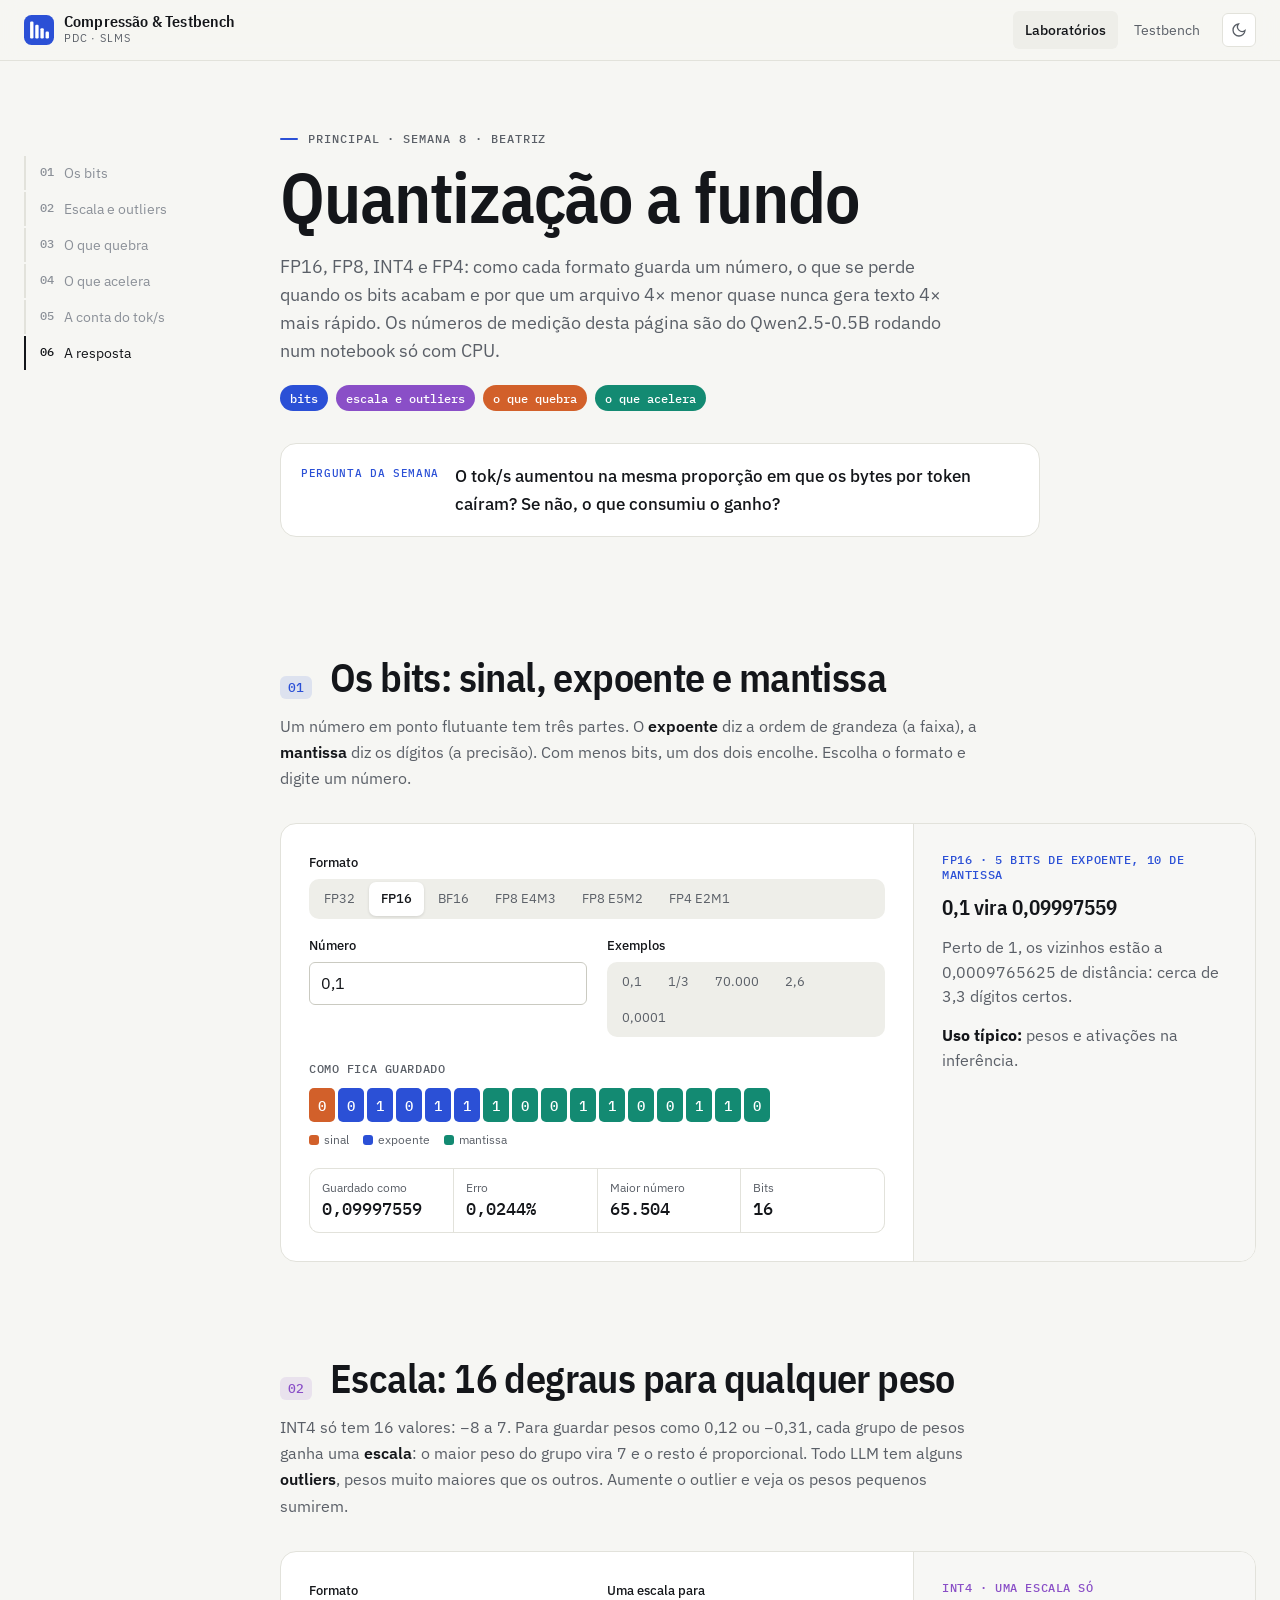
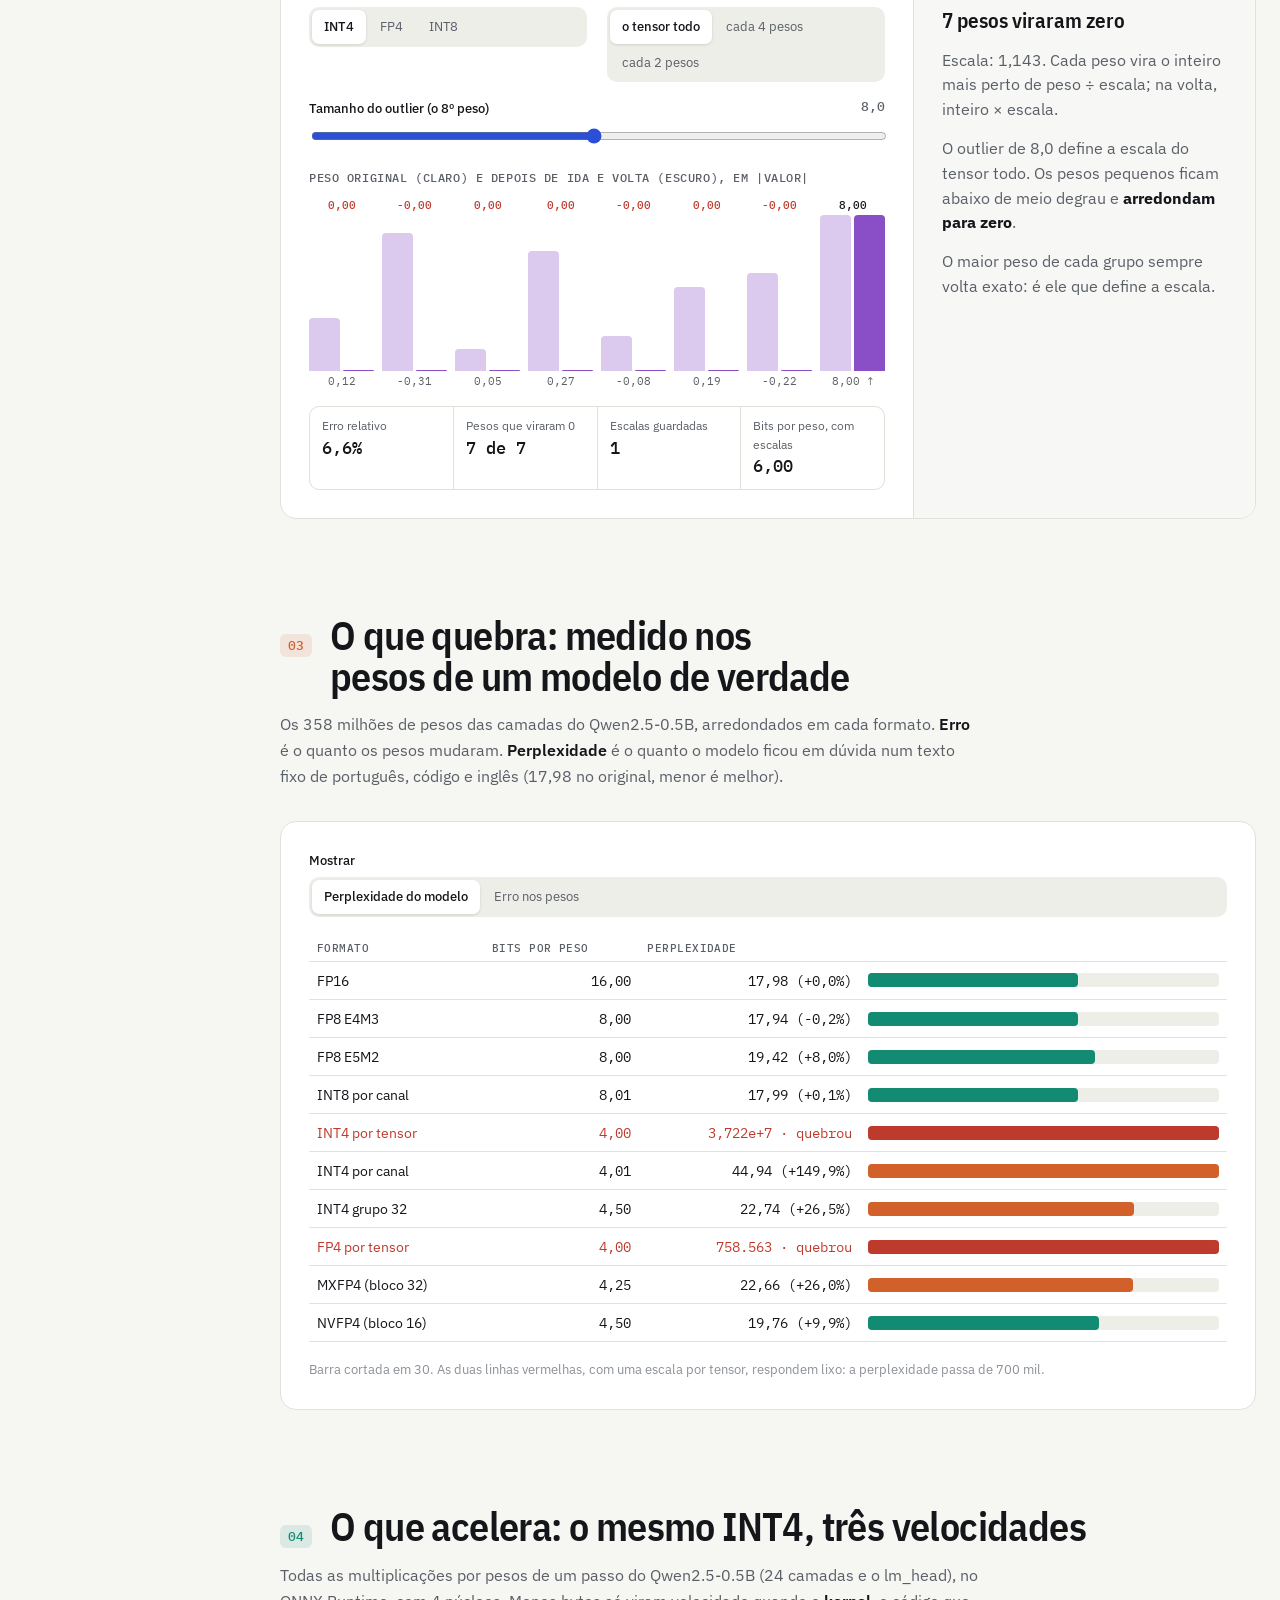
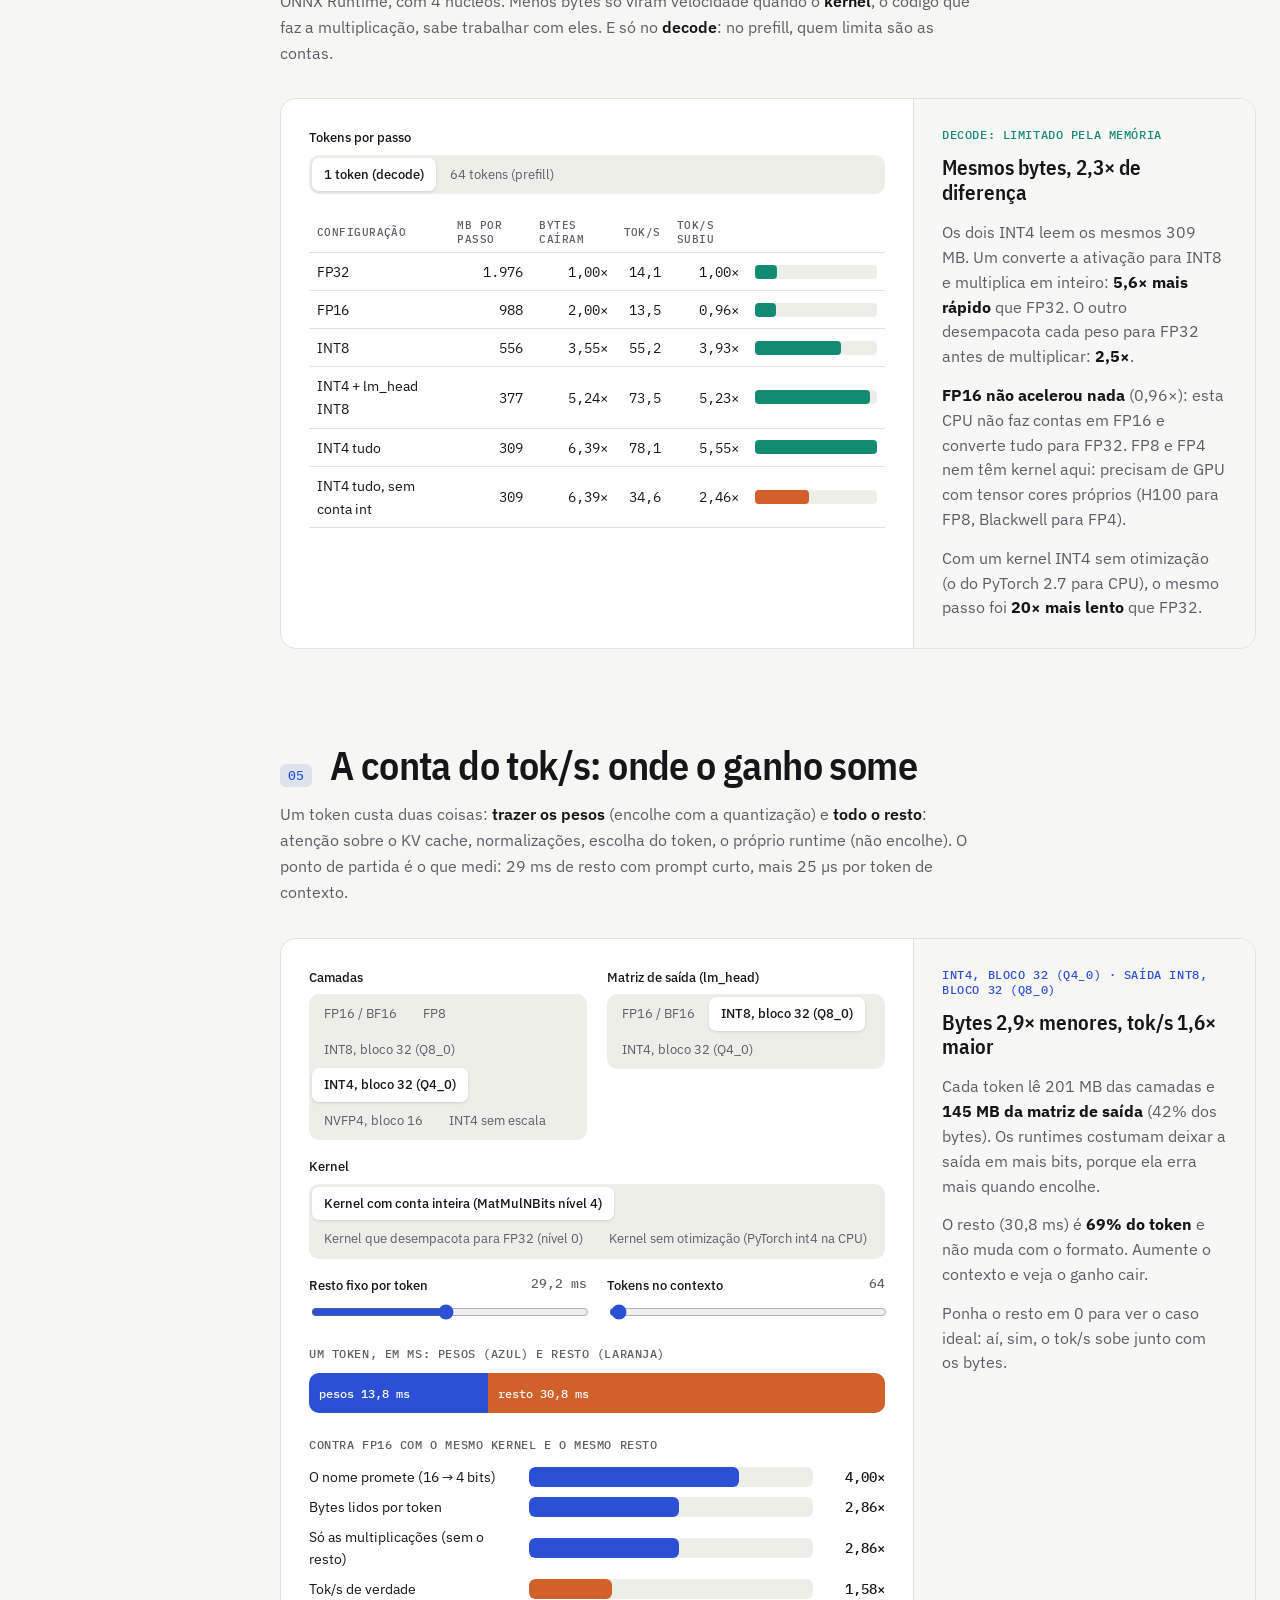
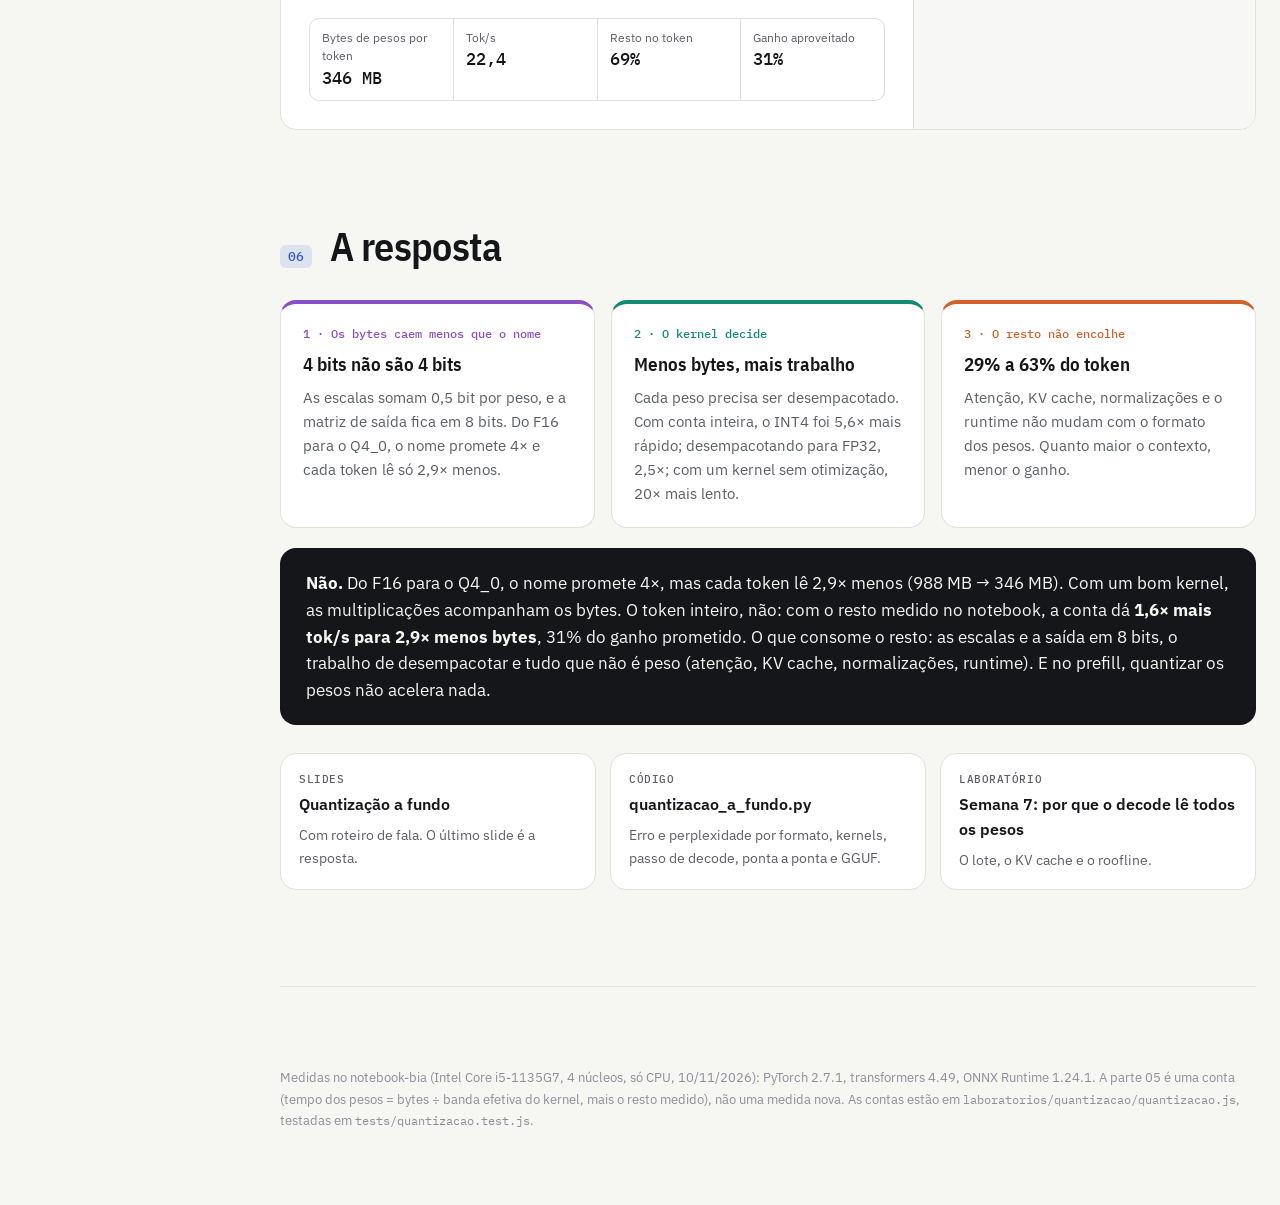
<file: laboratorios/quantizacao/quantizacao-a-fundo.html>
<!doctype html>
<html lang="pt-BR">
<head>
<meta charset="utf-8">
<meta name="viewport" content="width=device-width, initial-scale=1">
<title>Quantização a fundo</title>
<link rel="preconnect" href="https://fonts.googleapis.com">
<link rel="preconnect" href="https://fonts.gstatic.com" crossorigin>
<link rel="stylesheet" href="https://fonts.googleapis.com/css2?family=IBM+Plex+Mono:wght@400;500&family=IBM+Plex+Sans+Condensed:wght@500;600&family=IBM+Plex+Sans:wght@400;500;600&display=swap">
<link rel="stylesheet" href="../../assets/tokens.css">
<link rel="stylesheet" href="../../assets/tema.css">
<script src="../../assets/tema.js" defer></script>
<script src="quantizacao.js" defer></script>
<style>
/* cores: bits = c1 (azul), escala = c4 (roxo), o que quebra = c2 (laranja), o que acelera = c3 (verde) */
:root { --sinal: var(--c2); --exp: var(--c1); --man: var(--c3); --pesos: var(--c1); --resto: var(--c2); }
.layout { display: grid; grid-template-columns: 200px minmax(0, 1fr); gap: 56px; }
.indice { position: sticky; top: 84px; align-self: start; padding-top: 72px; display: flex; flex-direction: column; gap: 2px; font-size: .86rem; }
.indice a { text-decoration: none; color: var(--faint); padding: 6px 0 6px 14px; border-left: 2px solid var(--line); transition: color .25s, border-color .25s; display: flex; gap: 10px; }
.indice a span { font: 500 .72rem var(--font-mono); padding-top: 2px; }
.indice a:hover { color: var(--fg); }
.indice a.ativo { color: var(--fg); border-left-color: var(--c, var(--fg)); }

.hero { padding: 72px 0 24px; }
.pergunta { margin-top: 32px; display: flex; gap: 16px; align-items: flex-start; padding: 18px 20px; background: var(--surface); border: 1px solid var(--line); border-radius: var(--r-lg); max-width: 760px; }
.pergunta b { font: 500 .7rem var(--font-mono); letter-spacing: .06em; text-transform: uppercase; color: var(--accent); white-space: nowrap; padding-top: 4px; }
.pergunta p { margin: 0; font-size: 1.08rem; font-weight: 500; }
.fases-leg { margin-top: 20px; display: flex; gap: 8px; flex-wrap: wrap; }
.fases-leg span { font: 500 .78rem var(--font-mono); padding: 5px 10px; border-radius: 999px; color: #fff; background: var(--c); }

.cap { padding-top: 96px; scroll-margin-top: 60px; }
.cap-head { display: flex; gap: 18px; align-items: baseline; margin-bottom: 8px; }
.cap-num { font: 500 .8rem var(--font-mono); color: var(--c, var(--accent)); padding: 3px 8px; border-radius: 6px; background: color-mix(in srgb, var(--c, var(--accent)) 12%, transparent); flex: none; }
.cap p.texto { max-width: 70ch; color: var(--muted); font-size: 1.02rem; margin: 14px 0 0; }
.cap p.texto b { color: var(--fg); font-weight: 600; }
.palco { margin-top: 32px; display: grid; grid-template-columns: minmax(0, 1.3fr) minmax(280px, .7fr); background: var(--surface); border: 1px solid var(--line); border-radius: var(--r-lg); overflow: hidden; }
.palco-vis { padding: 28px; border-right: 1px solid var(--line); min-width: 0; display: flex; flex-direction: column; gap: 18px; }
.palco-txt { padding: 28px; display: flex; flex-direction: column; gap: 14px; background: color-mix(in srgb, var(--sunken) 45%, var(--surface)); }
.palco-txt h3 { font: 600 1.3rem/1.2 var(--font-display); margin: 0; }
.palco-txt p { margin: 0; color: var(--muted); }
.palco-txt p b { color: var(--fg); }
.ctrl { display: grid; grid-template-columns: repeat(2, minmax(0, 1fr)); gap: 16px 20px; }
.ctrl .largo { grid-column: 1 / -1; }
.seg { flex-wrap: wrap; }
.rotulo { font: 500 .72rem var(--font-mono); letter-spacing: .05em; text-transform: uppercase; color: var(--muted); }
.metricas { display: grid; grid-template-columns: repeat(4, minmax(0, 1fr)); gap: 1px; background: var(--line); border-radius: var(--r); overflow: hidden; border: 1px solid var(--line); }
.metricas div { background: var(--surface); padding: 10px 12px; min-width: 0; }
.metricas small { display: block; font-size: .72rem; color: var(--muted); }
.metricas b { font: 500 1.05rem var(--font-mono); font-variant-numeric: tabular-nums; }
.nota { font-size: .8rem; color: var(--faint); margin: 0; }

/* 01 · bits */
.bitbox { display: flex; flex-wrap: wrap; gap: 3px; }
.bitbox span { width: 26px; height: 34px; border-radius: 5px; display: grid; place-items: center; font: 500 .9rem var(--font-mono); color: #fff; }
.bitbox span.s { background: var(--sinal); } .bitbox span.e { background: var(--exp); } .bitbox span.m { background: var(--man); }
.bitleg { display: flex; gap: 14px; font-size: .78rem; color: var(--muted); }
.bitleg i { display: inline-block; width: 10px; height: 10px; border-radius: 3px; margin-right: 5px; vertical-align: -1px; }
.reta { position: relative; height: 64px; border-bottom: 2px solid var(--line-strong); margin: 8px 6px 22px; }
.reta i { position: absolute; bottom: -6px; width: 2px; height: 12px; background: var(--exp); transform: translateX(-1px); }
.reta i.alvo { background: var(--sinal); height: 34px; width: 3px; }
.reta small { position: absolute; bottom: -22px; transform: translateX(-50%); font: .68rem var(--font-mono); color: var(--faint); }

/* 02 · escala */
.barras { display: grid; grid-template-columns: repeat(8, minmax(0, 1fr)); gap: 8px; align-items: end; height: 190px; }
.barras > div { display: flex; flex-direction: column; justify-content: flex-end; align-items: center; height: 100%; gap: 3px; position: relative; min-width: 0; }
.barras .par { display: flex; gap: 3px; align-items: flex-end; width: 100%; flex: 1; min-height: 0; }
.barras .par i { align-self: flex-end; }
.barras .par i { flex: 1; border-radius: 4px 4px 0 0; transition: height .4s var(--ease); min-height: 1px; }
.barras small { font: .66rem var(--font-mono); color: var(--muted); }
.barras b { font: 500 .66rem var(--font-mono); }
.barras .zero b { color: var(--bad); }
.grupos { display: grid; gap: 6px; }

/* 03 · tabela com barras */
.tab { width: 100%; border-collapse: collapse; font-size: .9rem; }
.tab th { text-align: left; font: 500 .7rem var(--font-mono); letter-spacing: .04em; text-transform: uppercase; color: var(--muted); padding: 6px 8px; border-bottom: 1px solid var(--line); }
.tab td { padding: 7px 8px; border-bottom: 1px solid var(--line); font-variant-numeric: tabular-nums; }
.tab td.n { font-family: var(--font-mono); text-align: right; white-space: nowrap; }
.tab .bar { position: relative; height: 14px; background: var(--sunken); border-radius: 4px; min-width: 80px; }
.tab .bar i { position: absolute; inset: 0 auto 0 0; border-radius: 4px; }
.tab tr.quebra td { color: var(--bad); }

/* 05 · conta */
.empilha { display: flex; height: 40px; border-radius: 10px; overflow: hidden; background: var(--sunken); }
.empilha i { display: flex; align-items: center; padding: 0 10px; color: #fff; font: 500 .78rem var(--font-mono); white-space: nowrap; overflow: hidden; transition: width .45s var(--ease); }
.cascata { display: grid; gap: 8px; }
.cascata div { display: grid; grid-template-columns: 210px 1fr 62px; gap: 10px; align-items: center; font-size: .86rem; }
.cascata .pista { height: 20px; background: var(--sunken); border-radius: 6px; overflow: hidden; }
.cascata .pista i { display: block; height: 100%; border-radius: 6px; transition: width .45s var(--ease); }
.cascata b { font: 500 .86rem var(--font-mono); text-align: right; }

/* 06 · resposta */
.ordem { margin-top: 32px; display: grid; grid-template-columns: repeat(3, minmax(0, 1fr)); gap: 16px; }
.ordem .card { padding: 22px; display: flex; flex-direction: column; gap: 10px; border-top: 4px solid var(--c); }
.ordem small { font: 500 .72rem var(--font-mono); color: var(--c); }
.ordem h3 { margin: 0; font: 600 1.2rem var(--font-display); }
.ordem p { margin: 0; color: var(--muted); font-size: .93rem; }
.resposta { margin-top: 20px; padding: 22px 26px; border-radius: var(--r-lg); background: var(--fg); color: var(--bg); font-size: 1.04rem; line-height: 1.6; }
.resposta b { color: var(--bg); }
.material { margin-top: 28px; display: grid; grid-template-columns: repeat(3, minmax(0, 1fr)); gap: 14px; }
.material a { padding: 18px; display: flex; flex-direction: column; gap: 6px; text-decoration: none; }
.material small { font: 500 .7rem var(--font-mono); letter-spacing: .05em; text-transform: uppercase; color: var(--muted); }
.material b { font-weight: 600; }
.material span { color: var(--muted); font-size: .9rem; }
.rodape { padding: 80px 0 60px; color: var(--faint); font-size: .84rem; }

@media (max-width: 1100px) { .layout { grid-template-columns: 1fr; } .indice { display: none; } }
@media (max-width: 900px) {
  .palco { grid-template-columns: 1fr; }
  .palco-vis { border-right: 0; border-bottom: 1px solid var(--line); }
  .ordem, .material { grid-template-columns: 1fr; }
  .metricas { grid-template-columns: 1fr 1fr; }
  .ctrl { grid-template-columns: 1fr; }
}
@media (max-width: 560px) {
  .palco-vis, .palco-txt { padding: 18px; }
  .cascata div { grid-template-columns: 1fr 56px; }
  .cascata div span:first-child { grid-column: 1 / -1; }
  .bitbox span { width: 18px; height: 28px; font-size: .75rem; }
  .tab .col-bar { display: none; }
}
</style>
</head>
<body>
<header class="appbar"><div class="appbar-in">
  <a class="marca" href="../../index.html" aria-label="Início">
    <svg width="30" height="30" viewBox="0 0 32 32" aria-hidden="true"><rect width="32" height="32" rx="8" style="fill:var(--accent)"/><g fill="#fff"><rect x="6.5" y="7" width="3.6" height="18" rx="1.3"/><rect x="12" y="10.5" width="3.6" height="14.5" rx="1.3"/><rect x="17.5" y="14" width="3.6" height="11" rx="1.3"/><rect x="23" y="17.5" width="3.6" height="7.5" rx="1.3"/></g></svg>
    <span><b>Compressão &amp; Testbench</b><small>PDC · SLMs</small></span>
  </a>
  <nav class="appnav">
    <a href="../../index.html" aria-current="page">Laboratórios</a>
    <a href="../../testbench/index.html">Testbench</a>
    <button class="tema-btn" data-tema-alternar aria-label="Alternar tema claro/escuro"><svg width="16" height="16" viewBox="0 0 24 24" fill="none" stroke="currentColor" stroke-width="2"><path d="M21 12.8A9 9 0 1 1 11.2 3a7 7 0 0 0 9.8 9.8Z"/></svg></button>
  </nav>
</div></header>

<div class="wrap layout">
  <nav class="indice" id="indice" aria-label="Partes">
    <a href="#bits" style="--c:var(--c1)"><span>01</span>Os bits</a>
    <a href="#escala" style="--c:var(--c4)"><span>02</span>Escala e outliers</a>
    <a href="#quebra" style="--c:var(--c2)"><span>03</span>O que quebra</a>
    <a href="#acelera" style="--c:var(--c3)"><span>04</span>O que acelera</a>
    <a href="#conta" style="--c:var(--c1)"><span>05</span>A conta do tok/s</a>
    <a href="#resposta"><span>06</span>A resposta</a>
  </nav>

  <main>
    <section class="hero">
      <p class="eyebrow">Principal · semana 8 · Beatriz</p>
      <h1 class="display">Quantização a fundo</h1>
      <p class="lede">FP16, FP8, INT4 e FP4: como cada formato guarda um número, o que se perde quando os bits acabam e por que um arquivo 4× menor quase nunca gera texto 4× mais rápido. Os números de medição desta página são do Qwen2.5-0.5B rodando num notebook só com CPU.</p>
      <div class="fases-leg"><span style="--c:var(--c1)">bits</span><span style="--c:var(--c4)">escala e outliers</span><span style="--c:var(--c2)">o que quebra</span><span style="--c:var(--c3)">o que acelera</span></div>
      <div class="pergunta"><b>Pergunta da semana</b><p>O tok/s aumentou na mesma proporção em que os bytes por token caíram? Se não, o que consumiu o ganho?</p></div>
    </section>

    <!-- ===================== 01 ===================== -->
    <section class="cap" id="bits" style="--c:var(--c1)" data-revelar>
      <div class="cap-head"><span class="cap-num">01</span><h2 class="display">Os bits: sinal, expoente e mantissa</h2></div>
      <p class="texto">Um número em ponto flutuante tem três partes. O <b>expoente</b> diz a ordem de grandeza (a faixa), a <b>mantissa</b> diz os dígitos (a precisão). Com menos bits, um dos dois encolhe. Escolha o formato e digite um número.</p>
      <div class="palco">
        <div class="palco-vis">
          <div class="ctrl">
            <div class="campo largo"><span>Formato</span><div class="seg" id="fFmt" role="group" aria-label="Formato"></div></div>
            <label class="campo"><span>Número</span><input id="fX" type="text" inputmode="decimal" value="0,1"></label>
            <div class="campo"><span>Exemplos</span><div class="seg" id="fEx" role="group" aria-label="Exemplos"></div></div>
          </div>
          <div><span class="rotulo">Como fica guardado</span><div class="bitbox" id="fBits" style="margin-top:8px"></div>
            <div class="bitleg" style="margin-top:8px"><span><i style="background:var(--sinal)"></i>sinal</span><span><i style="background:var(--exp)"></i>expoente</span><span><i style="background:var(--man)"></i>mantissa</span></div></div>
          <div id="fRetaBox"><span class="rotulo">Todos os valores positivos do formato (escala de raiz quadrada)</span><div class="reta" id="fReta"></div></div>
          <div class="metricas">
            <div><small>Guardado como</small><b id="fmV">—</b></div>
            <div><small>Erro</small><b id="fmE">—</b></div>
            <div><small>Maior número</small><b id="fmMax">—</b></div>
            <div><small>Bits</small><b id="fmB">—</b></div>
          </div>
        </div>
        <div class="palco-txt" id="fTxt"></div>
      </div>
    </section>

    <!-- ===================== 02 ===================== -->
    <section class="cap" id="escala" style="--c:var(--c4)" data-revelar>
      <div class="cap-head"><span class="cap-num">02</span><h2 class="display">Escala: 16 degraus para qualquer peso</h2></div>
      <p class="texto">INT4 só tem 16 valores: −8 a 7. Para guardar pesos como 0,12 ou −0,31, cada grupo de pesos ganha uma <b>escala</b>: o maior peso do grupo vira 7 e o resto é proporcional. Todo LLM tem alguns <b>outliers</b>, pesos muito maiores que os outros. Aumente o outlier e veja os pesos pequenos sumirem.</p>
      <div class="palco">
        <div class="palco-vis">
          <div class="ctrl">
            <div class="campo"><span>Formato</span><div class="seg" id="eFmt" role="group" aria-label="Formato"></div></div>
            <div class="campo"><span>Uma escala para</span><div class="seg" id="eGrp" role="group" aria-label="Grupo"></div></div>
            <label class="campo largo"><span>Tamanho do outlier (o 8º peso) <output id="eOOut">8,0</output></span><input type="range" id="eO" min="0.3" max="16" step="0.1" value="8"></label>
          </div>
          <div><span class="rotulo">Peso original (claro) e depois de ida e volta (escuro), em |valor|</span><div class="barras" id="eBar" style="margin-top:10px"></div></div>
          <div class="metricas">
            <div><small>Erro relativo</small><b id="emE">—</b></div>
            <div><small>Pesos que viraram 0</small><b id="emZ">—</b></div>
            <div><small>Escalas guardadas</small><b id="emS">—</b></div>
            <div><small>Bits por peso, com escalas</small><b id="emB">—</b></div>
          </div>
        </div>
        <div class="palco-txt" id="eTxt"></div>
      </div>
    </section>

    <!-- ===================== 03 ===================== -->
    <section class="cap" id="quebra" style="--c:var(--c2)" data-revelar>
      <div class="cap-head"><span class="cap-num">03</span><h2 class="display">O que quebra: medido nos pesos de um modelo de verdade</h2></div>
      <p class="texto">Os 358 milhões de pesos das camadas do Qwen2.5-0.5B, arredondados em cada formato. <b>Erro</b> é o quanto os pesos mudaram. <b>Perplexidade</b> é o quanto o modelo ficou em dúvida num texto fixo de português, código e inglês (17,98 no original, menor é melhor).</p>
      <div class="palco" style="grid-template-columns:1fr">
        <div class="palco-vis" style="border-right:0">
          <div class="campo"><span>Mostrar</span><div class="seg" id="qVer" role="group" aria-label="Mostrar"></div></div>
          <table class="tab" id="qTab"></table>
          <p class="nota" id="qNota"></p>
        </div>
      </div>
    </section>

    <!-- ===================== 04 ===================== -->
    <section class="cap" id="acelera" style="--c:var(--c3)" data-revelar>
      <div class="cap-head"><span class="cap-num">04</span><h2 class="display">O que acelera: o mesmo INT4, três velocidades</h2></div>
      <p class="texto">Todas as multiplicações por pesos de um passo do Qwen2.5-0.5B (24 camadas e o lm_head), no ONNX Runtime, com 4 núcleos. Menos bytes só viram velocidade quando o <b>kernel</b>, o código que faz a multiplicação, sabe trabalhar com eles. E só no <b>decode</b>: no prefill, quem limita são as contas.</p>
      <div class="palco">
        <div class="palco-vis">
          <div class="campo"><span>Tokens por passo</span><div class="seg" id="aLote" role="group" aria-label="Lote"></div></div>
          <table class="tab" id="aTab"></table>
        </div>
        <div class="palco-txt" id="aTxt"></div>
      </div>
    </section>

    <!-- ===================== 05 ===================== -->
    <section class="cap" id="conta" style="--c:var(--c1)" data-revelar>
      <div class="cap-head"><span class="cap-num">05</span><h2 class="display">A conta do tok/s: onde o ganho some</h2></div>
      <p class="texto">Um token custa duas coisas: <b>trazer os pesos</b> (encolhe com a quantização) e <b>todo o resto</b>: atenção sobre o KV cache, normalizações, escolha do token, o próprio runtime (não encolhe). O ponto de partida é o que medi: 29 ms de resto com prompt curto, mais 25 µs por token de contexto.</p>
      <div class="palco">
        <div class="palco-vis">
          <div class="ctrl">
            <div class="campo"><span>Camadas</span><div class="seg" id="cCam" role="group" aria-label="Camadas"></div></div>
            <div class="campo"><span>Matriz de saída (lm_head)</span><div class="seg" id="cSai" role="group" aria-label="Saída"></div></div>
            <div class="campo largo"><span>Kernel</span><div class="seg" id="cKer" role="group" aria-label="Kernel"></div></div>
            <label class="campo"><span>Resto fixo por token <output id="cFOut">29 ms</output></span><input type="range" id="cF" min="0" max="60" step="0.5" value="29.2"></label>
            <label class="campo"><span>Tokens no contexto <output id="cCOut">64</output></span><input type="range" id="cC" min="0" max="8192" step="64" value="64"></label>
          </div>
          <div><span class="rotulo">Um token, em ms: pesos (azul) e resto (laranja)</span><div class="empilha" id="cBar" style="margin-top:8px"></div></div>
          <div><span class="rotulo">Contra FP16 com o mesmo kernel e o mesmo resto</span><div class="cascata" id="cCas" style="margin-top:10px"></div></div>
          <div class="metricas">
            <div><small>Bytes de pesos por token</small><b id="cmB">—</b></div>
            <div><small>Tok/s</small><b id="cmT">—</b></div>
            <div><small>Resto no token</small><b id="cmR">—</b></div>
            <div><small>Ganho aproveitado</small><b id="cmA">—</b></div>
          </div>
        </div>
        <div class="palco-txt" id="cTxt"></div>
      </div>
    </section>

    <!-- ===================== 06 ===================== -->
    <section class="cap" id="resposta" data-revelar>
      <div class="cap-head"><span class="cap-num">06</span><h2 class="display">A resposta</h2></div>
      <div class="ordem">
        <div class="card" style="--c:var(--c4)"><small>1 · Os bytes caem menos que o nome</small><h3>4 bits não são 4 bits</h3><p>As escalas somam 0,5 bit por peso, e a matriz de saída fica em 8 bits. Do F16 para o Q4_0, o nome promete 4× e cada token lê só 2,9× menos.</p></div>
        <div class="card" style="--c:var(--c3)"><small>2 · O kernel decide</small><h3>Menos bytes, mais trabalho</h3><p>Cada peso precisa ser desempacotado. Com conta inteira, o INT4 foi 5,6× mais rápido; desempacotando para FP32, 2,5×; com um kernel sem otimização, 20× mais lento.</p></div>
        <div class="card" style="--c:var(--c2)"><small>3 · O resto não encolhe</small><h3>29% a 63% do token</h3><p>Atenção, KV cache, normalizações e o runtime não mudam com o formato dos pesos. Quanto maior o contexto, menor o ganho.</p></div>
      </div>
      <div class="resposta" id="resp"></div>
      <div class="material">
        <a class="card" href="../../apresentacoes/semana-08_2026-11-06/principal_beatriz_quantizacao-a-fundo/quantizacao-a-fundo.pdf"><small>Slides</small><b>Quantização a fundo</b><span>Com roteiro de fala. O último slide é a resposta.</span></a>
        <a class="card" href="../../apresentacoes/semana-08_2026-11-06/principal_beatriz_quantizacao-a-fundo/quantizacao_a_fundo.py"><small>Código</small><b>quantizacao_a_fundo.py</b><span>Erro e perplexidade por formato, kernels, passo de decode, ponta a ponta e GGUF.</span></a>
        <a class="card" href="../batching/kv-cache-e-batching.html#lote"><small>Laboratório</small><b>Semana 7: por que o decode lê todos os pesos</b><span>O lote, o KV cache e o roofline.</span></a>
      </div>
    </section>
    <p class="rodape">Medidas no notebook-bia (Intel Core i5-1135G7, 4 núcleos, só CPU, 10/11/2026): PyTorch 2.7.1, transformers 4.49, ONNX Runtime 1.24.1. A parte 05 é uma conta (tempo dos pesos = bytes ÷ banda efetiva do kernel, mais o resto medido), não uma medida nova. As contas estão em <code>laboratorios/quantizacao/quantizacao.js</code>, testadas em <code>tests/quantizacao.test.js</code>.</p>
  </main>
</div>

<script>
document.addEventListener("DOMContentLoaded", () => {
const Q = window.Quantizacao, M = Q.MEDIDAS;
const $ = id => document.getElementById(id);
const esc = s => String(s).replace(/[&<>"]/g, c => ({ "&": "&amp;", "<": "&lt;", ">": "&gt;", '"': "&quot;" }[c]));
const nf = (v, d = 0) => v.toLocaleString("pt-BR", { minimumFractionDigits: d, maximumFractionDigits: d });
const num = v => !isFinite(v) ? (v > 0 ? "+∞" : "−∞") : v === 0 ? "0" : Math.abs(v) >= 1e6 || Math.abs(v) < 1e-4 ? v.toExponential(3).replace(".", ",") : v.toLocaleString("pt-BR", { maximumSignificantDigits: 7 });
const mb = b => b >= 1e9 ? nf(b / 1e9, 2) + " GB" : nf(b / 1e6, 0) + " MB";
const segBotoes = (el, itens, atual, fn) => {
  el.innerHTML = itens.map(([v, t]) => `<button data-v="${esc(v)}" aria-pressed="${v === atual}">${esc(t)}</button>`).join("");
  el.addEventListener("click", e => { const b = e.target.closest("button"); if (!b) return; el.querySelectorAll("button").forEach(x => x.setAttribute("aria-pressed", x === b)); fn(b.dataset.v); });
};

/* ---------- 01 · bits ---------- */
const F = { fmt: "FP16", x: 0.1 };
segBotoes($("fFmt"), Q.FLOATS.map(f => [f.id, f.nome]), F.fmt, v => { F.fmt = v; calcBits(); });
const EXEMPLOS = [["0,1", 0.1], ["1/3", 1 / 3], ["70.000", 70000], ["2,6", 2.6], ["0,0001", 0.0001]];
segBotoes($("fEx"), EXEMPLOS.map(([t]) => [t, t]), null, v => { const e = EXEMPLOS.find(x => x[0] === v); F.x = e[1]; $("fX").value = v; calcBits(); });
$("fX").addEventListener("input", e => { const v = parseFloat(e.target.value.replace(/\./g, "").replace(",", ".")); if (isFinite(v)) { F.x = v; calcBits(); } });
function calcBits() {
  const f = Q.float(F.fmt), v = Q.arredonda(F.x, f), c = Q.campos(v, f);
  $("fBits").innerHTML = `<span class="s">${c.sinal}</span>` + [...c.expoente].map(b => `<span class="e">${b}</span>`).join("") + [...c.mantissa].map(b => `<span class="m">${b}</span>`).join("");
  const err = F.x === 0 ? 0 : Math.abs(v - F.x) / Math.abs(F.x);
  $("fmV").textContent = num(v); $("fmE").textContent = isFinite(v) ? nf(100 * err, err < 0.001 ? 4 : 2) + "%" : "estourou";
  $("fmMax").textContent = num(Q.maximo(f)); $("fmB").textContent = Q.bits(f);
  const pequeno = Q.bits(f) <= 8;
  $("fRetaBox").hidden = !pequeno;
  if (pequeno) {
    const g = Q.grade(f), mx = Q.maximo(f), pos = x => 100 * Math.sqrt(Math.min(Math.abs(x), mx) / mx);
    const marcas = g.length <= 16 ? g : [0, Q.menorNormal(f), 1, mx / 16, mx / 4, mx];
    $("fReta").innerHTML = g.map(x => `<i style="left:${pos(x)}%"></i>`).join("") + `<i class="alvo" style="left:${pos(v)}%"></i>` +
      marcas.map(x => `<small style="left:${pos(x)}%">${num(x)}</small>`).join("");
  }
  const passo1 = Math.pow(2, -f.m);
  $("fTxt").innerHTML = `<span class="rotulo" style="color:var(--exp)">${esc(f.nome)} · ${f.e} bits de expoente, ${f.m} de mantissa</span>
    <h3>${num(F.x)} vira ${num(v)}</h3>
    <p>${!isFinite(v) ? `<b>Estourou.</b> O maior ${esc(f.nome)} é ${num(Q.maximo(f))}. É por isso que ativações grandes quebram em FP16 e não em BF16, que tem a mesma faixa do FP32.` :
      Math.abs(F.x) > Q.maximo(f) ? `<b>Saturou no máximo</b> (${num(Q.maximo(f))}): este formato não tem infinito. Para caber, o tensor precisa de uma escala.` :
      `Perto de 1, os vizinhos estão a ${num(passo1)} de distância: cerca de ${nf(Math.log10(Math.pow(2, f.m + 1)), 1)} dígitos certos.`}</p>
    <p><b>Uso típico:</b> ${esc(f.uso)}.</p>
    ${pequeno ? `<p>Com ${Q.bits(f)} bits, o formato tem só <b>${Q.grade(f).length - 1} valores positivos</b>. Os degraus são finos perto do zero e largos perto do topo.</p>` : ""}`;
}

/* ---------- 02 · escala ---------- */
const E = { fmt: "int4", grupo: 0, outlier: 8 };
const BASE = [0.12, -0.31, 0.05, 0.27, -0.08, 0.19, -0.22];
segBotoes($("eFmt"), [["int4", "INT4"], ["fp4", "FP4"], ["int8", "INT8"]], E.fmt, v => { E.fmt = v; calcEsc(); });
segBotoes($("eGrp"), [["0", "o tensor todo"], ["4", "cada 4 pesos"], ["2", "cada 2 pesos"]], "0", v => { E.grupo = +v; calcEsc(); });
$("eO").addEventListener("input", e => { E.outlier = +e.target.value; calcEsc(); });
function calcEsc() {
  const v = [...BASE, E.outlier];
  const op = E.fmt === "fp4" ? { tipo: "fp4", grupo: E.grupo } : { tipo: "int", bits: E.fmt === "int8" ? 8 : 4, grupo: E.grupo };
  const r = Q.quantiza(v, op);
  $("eOOut").textContent = nf(E.outlier, 1);
  const pequenoMax = 0.35, h = x => Math.min(100, 100 * Math.abs(x) / pequenoMax);
  $("eBar").innerHTML = v.map((x, i) => `<div class="${r.volta[i] === 0 ? "zero" : ""}"><b>${nf(r.volta[i], 2)}</b><div class="par"><i style="height:${h(x)}%;background:color-mix(in srgb,var(--c4) 30%,var(--surface))"></i><i style="height:${h(r.volta[i])}%;background:var(--c4)"></i></div><small>${nf(x, 2)}${i === 7 ? " ↑" : ""}</small></div>`).join("");
  $("emE").textContent = nf(100 * r.erroRel, 1) + "%"; $("emZ").textContent = r.zerados + " de 7";
  $("emS").textContent = r.escalas.length; $("emB").textContent = nf(r.bitsPorPeso, 2);
  const nomeF = { int4: "INT4", fp4: "FP4", int8: "INT8" }[E.fmt];
  $("eTxt").innerHTML = `<span class="rotulo" style="color:var(--c4)">${nomeF} · ${E.grupo ? `grupos de ${E.grupo}` : "uma escala só"}</span>
    <h3>${r.zerados ? `${r.zerados} pesos viraram zero` : "nenhum peso sumiu"}</h3>
    <p>Escala${r.escalas.length > 1 ? "s" : ""}: ${r.escalas.map(s => nf(s, 3)).join(" · ")}. Cada peso vira o inteiro mais perto de peso ÷ escala; na volta, inteiro × escala.</p>
    <p>${E.grupo === 0 && E.outlier > 2 ? `O outlier de ${nf(E.outlier, 1)} define a escala do tensor todo. Os pesos pequenos ficam abaixo de meio degrau e <b>arredondam para zero</b>.` :
      E.grupo ? `Com uma escala por grupo, o outlier só estraga o próprio grupo. É o que o Q4_0 do llama.cpp, o MXFP4 e o NVFP4 fazem, com grupos de 32 ou 16. O preço: ${nf(16 / E.grupo, 1)} bit a mais por peso para guardar as escalas (com grupos de 32, só 0,5).` :
      "Sem outlier, uma escala só já serve."}</p>
    <p>O maior peso de cada grupo sempre volta exato: é ele que define a escala.</p>`;
}

/* ---------- 03 · o que quebra ---------- */
let qVer = "ppl";
segBotoes($("qVer"), [["ppl", "Perplexidade do modelo"], ["erro", "Erro nos pesos"]], qVer, v => { qVer = v; calcQuebra(); });
function calcQuebra() {
  const linhas = M.formatos, mx = qVer === "ppl" ? 30 : 80;
  $("qTab").innerHTML = `<tr><th>Formato</th><th class="n">Bits por peso</th><th class="n">${qVer === "ppl" ? "Perplexidade" : "Erro relativo"}</th><th class="col-bar" style="width:40%"></th></tr>` +
    linhas.map(r => {
      const v = qVer === "ppl" ? r.ppl : r.erro, quebra = r.ppl > 100;
      const txt = qVer === "ppl" ? (quebra ? `${num(r.ppl)} · quebrou` : `${nf(r.ppl, 2)} (${r.ppl >= M.pplOriginal ? "+" : ""}${nf(100 * (r.ppl / M.pplOriginal - 1), 1)}%)`) : nf(r.erro, 2) + "%";
      const cor = quebra ? "var(--bad)" : r.ppl / M.pplOriginal > 1.2 ? "var(--c2)" : "var(--c3)";
      return `<tr class="${quebra ? "quebra" : ""}"><td>${esc(r.nome)}</td><td class="n">${nf(r.bits, 2)}</td><td class="n">${txt}</td><td class="col-bar"><div class="bar"><i style="width:${Math.min(100, 100 * v / mx)}%;background:${cor}"></i></div></td></tr>`;
    }).join("");
  $("qNota").textContent = qVer === "ppl" ? "Barra cortada em 30. As duas linhas vermelhas, com uma escala por tensor, respondem lixo: a perplexidade passa de 700 mil." : "Barra cortada em 80%. Uma escala por tensor perde mais da metade do sinal; com grupos, o INT4 e o FP4 ficam perto de 10%.";
}

/* ---------- 04 · o que acelera ---------- */
let aLote = "1";
segBotoes($("aLote"), [["1", "1 token (decode)"], ["64", "64 tokens (prefill)"]], aLote, v => { aLote = v; calcAcel(); });
function calcAcel() {
  const d = M.decode, k = aLote === "1" ? "ms1" : "ms64", n = +aLote, base = d[0];
  const tps = r => 1000 * n / r[k], mx = Math.max(...d.map(tps));
  $("aTab").innerHTML = `<tr><th>Configuração</th><th class="n">MB por passo</th><th class="n">Bytes caíram</th><th class="n">Tok/s</th><th class="n">Tok/s subiu</th><th class="col-bar" style="width:24%"></th></tr>` +
    d.map(r => `<tr><td>${esc(r.config)}</td><td class="n">${nf(r.mb)}</td><td class="n">${nf(base.mb / r.mb, 2)}×</td><td class="n">${nf(tps(r), 1)}</td><td class="n">${nf(base[k] / r[k], 2)}×</td><td class="col-bar"><div class="bar"><i style="width:${100 * tps(r) / mx}%;background:${r.config.includes("sem conta") ? "var(--c2)" : "var(--c3)"}"></i></div></td></tr>`).join("");
  const i4 = d.find(r => r.config === "INT4 tudo"), si = d.find(r => r.config === "INT4 tudo, sem conta int"), f16 = d.find(r => r.config === "FP16");
  $("aTxt").innerHTML = aLote === "1"
    ? `<span class="rotulo" style="color:var(--c3)">decode: limitado pela memória</span><h3>Mesmos bytes, ${nf(si.ms1 / i4.ms1, 1)}× de diferença</h3>
       <p>Os dois INT4 leem os mesmos ${nf(i4.mb)} MB. Um converte a ativação para INT8 e multiplica em inteiro: <b>${nf(base.ms1 / i4.ms1, 1)}× mais rápido</b> que FP32. O outro desempacota cada peso para FP32 antes de multiplicar: <b>${nf(base.ms1 / si.ms1, 1)}×</b>.</p>
       <p><b>FP16 não acelerou nada</b> (${nf(base.ms1 / f16.ms1, 2)}×): esta CPU não faz contas em FP16 e converte tudo para FP32. FP8 e FP4 nem têm kernel aqui: precisam de GPU com tensor cores próprios (H100 para FP8, Blackwell para FP4).</p>
       <p>Com um kernel INT4 sem otimização (o do PyTorch 2.7 para CPU), o mesmo passo foi <b>20× mais lento</b> que FP32.</p>`
    : `<span class="rotulo" style="color:var(--c2)">prefill: limitado pelas contas</span><h3>Nenhum formato ganhou</h3>
       <p>Com 64 tokens no passo, cada peso trazido da memória é usado 64 vezes. O gargalo passa a ser multiplicar, e os pesos menores não diminuem as contas. Pelo contrário: desempacotar é trabalho a mais.</p>
       <p>Para acelerar o prefill, é preciso <b>calcular</b> em menos bits, não só guardar: FP8 e FP4 nos tensor cores das GPUs novas fazem 2× e 4× mais contas por segundo que FP16.</p>`;
}

/* ---------- 05 · a conta ---------- */
const C = { camadas: "Q4_0", saida: "Q8_0", kernel: "bom", fixoMs: M.restoFixoMs, ctx: 64 };
const ARM = ["FP16", "FP8", "Q8_0", "Q4_0", "NVFP4", "INT4"];
segBotoes($("cCam"), ARM.map(id => [id, Q.armaz(id).nome.replace(" (só teoria)", "")]), C.camadas, v => { C.camadas = v; calcConta(); });
segBotoes($("cSai"), ["FP16", "Q8_0", "Q4_0"].map(id => [id, Q.armaz(id).nome]), C.saida, v => { C.saida = v; calcConta(); });
segBotoes($("cKer"), M.kernels.map(k => [k.id, k.nome]), C.kernel, v => { C.kernel = v; calcConta(); });
$("cF").addEventListener("input", e => { C.fixoMs = +e.target.value; calcConta(); });
$("cC").addEventListener("input", e => { C.ctx = +e.target.value; calcConta(); });
function calcConta() {
  const gbs = M.kernels.find(k => k.id === C.kernel).gbs;
  const comum = { gbs: 25, fixoMs: C.fixoMs, ctx: C.ctx, ctxUs: M.restoCtxUs };
  const base = Q.token({ ...comum, camadas: "FP16", saida: "FP16" });
  const t = Q.token({ ...comum, gbs, camadas: C.camadas, saida: C.saida });
  const c = Q.compara(base, t);
  const bitsNome = Math.floor(Q.armaz(C.camadas).bits), nomeBits = 16 / bitsNome;  // "Q4_0" se chama 4 bits, mesmo com 4,5
  const semResto = Q.token({ ...comum, gbs, fixoMs: 0, ctx: 0, camadas: C.camadas, saida: C.saida }), baseSem = Q.token({ ...comum, fixoMs: 0, ctx: 0, camadas: "FP16", saida: "FP16" });
  $("cFOut").textContent = nf(C.fixoMs, 1) + " ms"; $("cCOut").textContent = nf(C.ctx);
  const w = x => (100 * x / t.ms).toFixed(2) + "%";
  $("cBar").innerHTML = `<i style="width:${w(t.msPesos)};background:var(--pesos)">pesos ${nf(t.msPesos, 1)} ms</i><i style="width:${w(t.msResto)};background:var(--resto)">resto ${nf(t.msResto, 1)} ms</i>`;
  const etapas = [
    ["O nome promete (16 → " + bitsNome + " bits)", nomeBits],
    ["Bytes lidos por token", c.queda],
    ["Só as multiplicações (sem o resto)", semResto.tokS / baseSem.tokS],
    ["Tok/s de verdade", c.subida],
  ];
  const mx = Math.max(...etapas.map(e => e[1]), 1);
  $("cCas").innerHTML = etapas.map(([n, v], i) => `<div><span>${esc(n)}</span><div class="pista"><i style="width:${100 * v / mx}%;background:${i === 3 ? "var(--c2)" : "var(--c1)"}"></i></div><b>${nf(v, 2)}×</b></div>`).join("");
  $("cmB").textContent = mb(t.bytesPesos); $("cmT").textContent = nf(t.tokS, 1);
  $("cmR").textContent = nf(100 * t.fracResto) + "%";
  $("cmA").textContent = isFinite(c.aproveitado) ? nf(100 * c.aproveitado) + "%" : "—";
  $("cTxt").innerHTML = `<span class="rotulo" style="color:var(--c1)">${esc(Q.armaz(C.camadas).nome)} · saída ${esc(Q.armaz(C.saida).nome)}</span>
    <h3>Bytes ${nf(c.queda, 1)}× menores, tok/s ${nf(c.subida, 1)}× maior</h3>
    <p>Cada token lê ${mb(t.bytesCamadas)} das camadas e <b>${mb(t.bytesSaida)} da matriz de saída</b> (${nf(100 * t.bytesSaida / t.bytesPesos)}% dos bytes). ${C.saida !== C.camadas ? "Os runtimes costumam deixar a saída em mais bits, porque ela erra mais quando encolhe." : ""}</p>
    <p>O resto (${nf(t.msResto, 1)} ms) é <b>${nf(100 * t.fracResto)}% do token</b> e não muda com o formato. ${C.ctx > 2000 ? "Com contexto longo, a atenção sobre o KV cache cresce e engole ainda mais do ganho." : "Aumente o contexto e veja o ganho cair."}</p>
    <p>${C.kernel !== "bom" ? `<b>Kernel ruim:</b> a ${nf(gbs, gbs < 1 ? 2 : 1)} GB/s efetivos, ler menos bytes não adianta, porque o processador gasta o tempo desempacotando.` : "Ponha o resto em 0 para ver o caso ideal: aí, sim, o tok/s sobe junto com os bytes."}</p>`;
  renderResposta();
}

/* ---------- 06 · resposta ---------- */
function renderResposta() {
  const comum = { gbs: 25, fixoMs: M.restoFixoMs, ctx: 64, ctxUs: M.restoCtxUs };
  const c = Q.compara(Q.token({ ...comum, camadas: "FP16", saida: "FP16" }), Q.token({ ...comum, camadas: "Q4_0", saida: "Q8_0" }));
  const g = M.gguf, f16 = g[0].camadas + g[0].saida, q40 = g[3].camadas + g[3].saida;
  $("resp").innerHTML = `<b>Não.</b> Do F16 para o Q4_0, o nome promete 4×, mas cada token lê ${nf(f16 / q40, 1)}× menos (${nf(f16)} MB → ${nf(q40)} MB). Com um bom kernel, as multiplicações acompanham os bytes. O token inteiro, não: com o resto medido no notebook, a conta dá <b>${nf(c.subida, 1)}× mais tok/s para ${nf(c.queda, 1)}× menos bytes</b>, ${nf(100 * c.aproveitado)}% do ganho prometido. O que consome o resto: as escalas e a saída em 8 bits, o trabalho de desempacotar e tudo que não é peso (atenção, KV cache, normalizações, runtime). E no prefill, quantizar os pesos não acelera nada.`;
}

calcBits(); calcEsc(); calcQuebra(); calcAcel(); calcConta();

/* ---------- índice lateral ---------- */
(function () {
  const links = [...document.querySelectorAll("#indice a")];
  const caps = links.map(a => document.querySelector(a.getAttribute("href")));
  if (!("IntersectionObserver" in window)) return;
  const io = new IntersectionObserver(ents => {
    ents.forEach(en => { if (en.isIntersecting) links.forEach((a, i) => a.classList.toggle("ativo", caps[i] === en.target)); });
  }, { rootMargin: "-45% 0px -50% 0px" });
  caps.forEach(c => c && io.observe(c));
})();

document.documentElement.dataset.pronto = "1";

/* ?autoteste: clica em tudo, como uma pessoa faria (usado por tests/test_paginas.py) */
if (/[?&]autoteste/.test(location.search)) (async () => {
  const espera = ms => new Promise(r => setTimeout(r, ms));
  const muda = (id, v) => { $(id).value = v; $(id).dispatchEvent(new Event("input")); };
  for (const b of $("fFmt").querySelectorAll("button")) {
    b.click();
    for (const ex of $("fEx").querySelectorAll("button")) ex.click();
    muda("fX", "-123,5"); muda("fX", "0"); muda("fX", "1e9");
  }
  for (const f of $("eFmt").querySelectorAll("button")) for (const g of $("eGrp").querySelectorAll("button")) { f.click(); g.click(); muda("eO", 0.3); muda("eO", 16); }
  for (const b of $("qVer").querySelectorAll("button")) b.click();
  for (const b of $("aLote").querySelectorAll("button")) b.click();
  for (const a of $("cCam").querySelectorAll("button")) for (const s of $("cSai").querySelectorAll("button")) for (const k of $("cKer").querySelectorAll("button")) { a.click(); s.click(); k.click(); }
  muda("cF", 0); muda("cF", 60); muda("cC", 8192); muda("cC", 0);
  if ($("eBar").children.length !== 8) throw new Error("parte 02 deveria ter 8 barras");
  await espera(20);
  document.documentElement.dataset.autoteste = "ok";
})().catch(e => { document.documentElement.dataset.erro = "autoteste: " + e.message; });
});
</script>
</body>
</html>
</file>
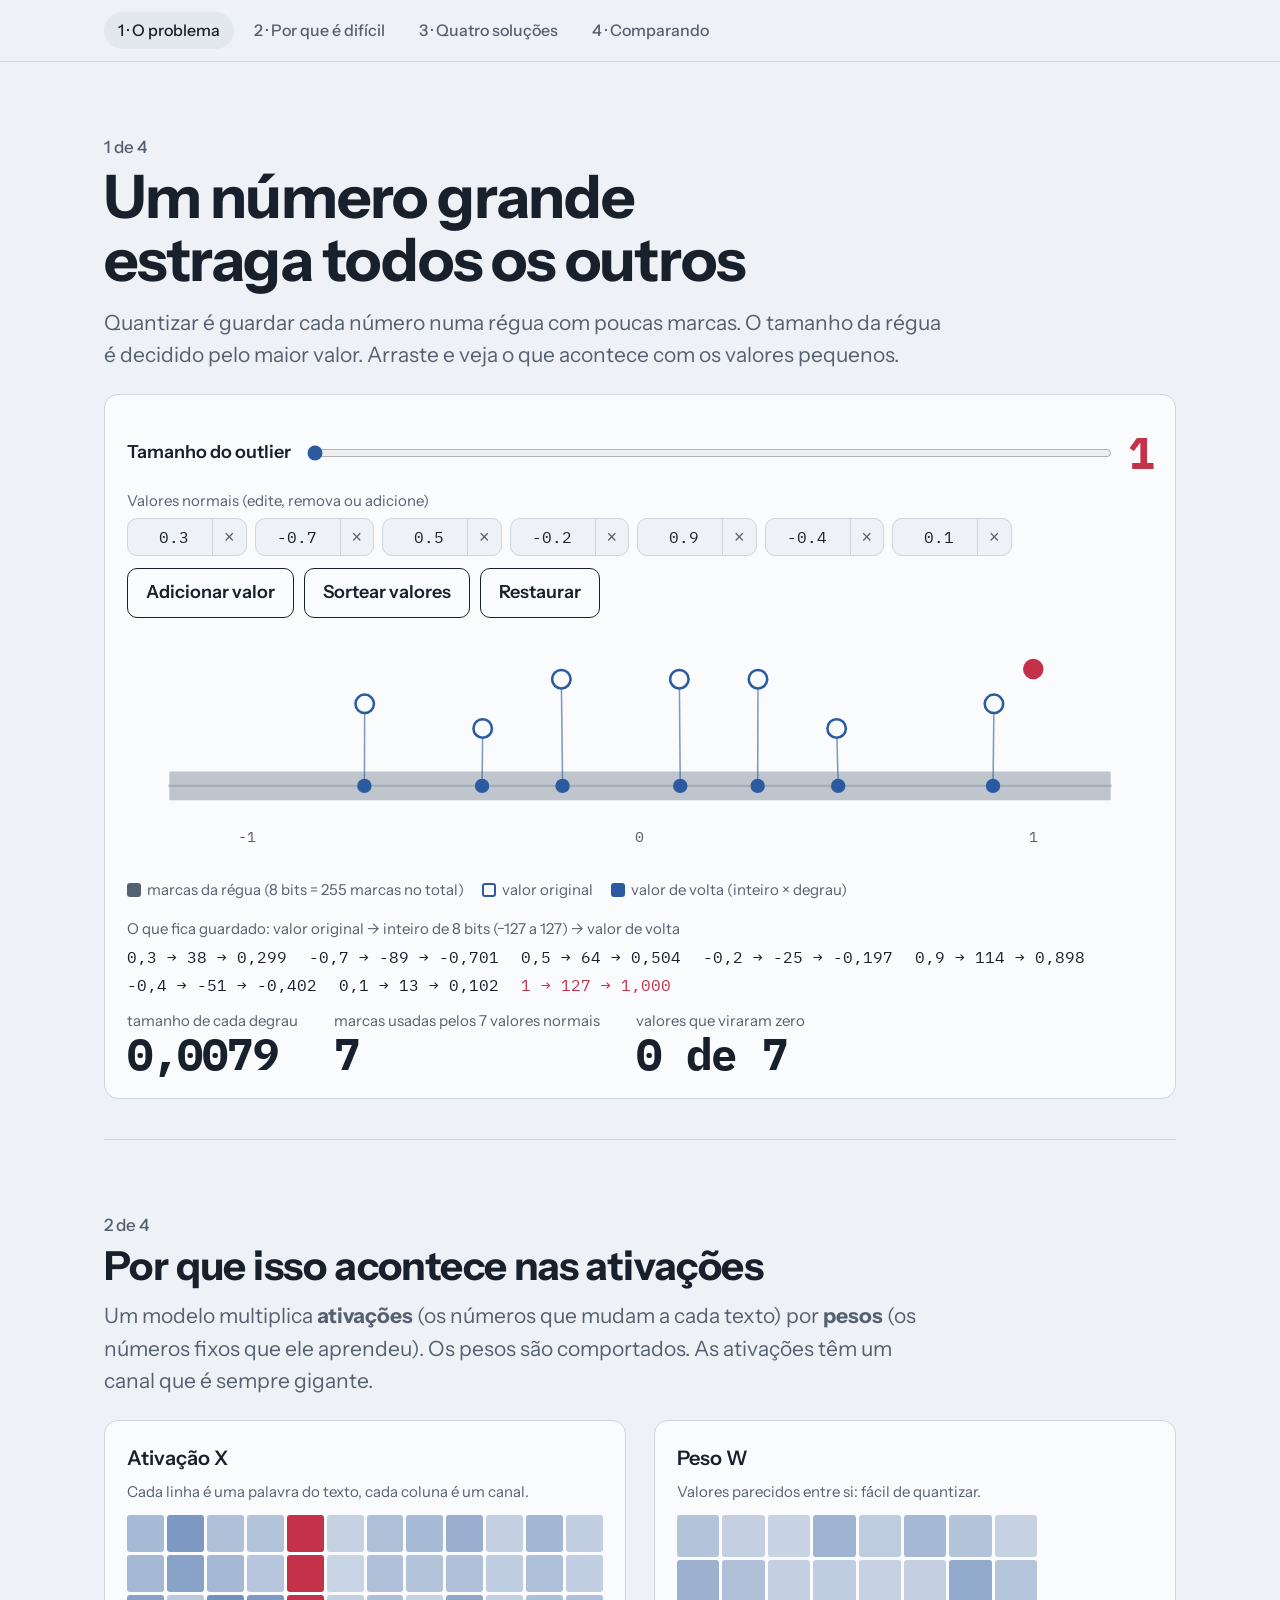
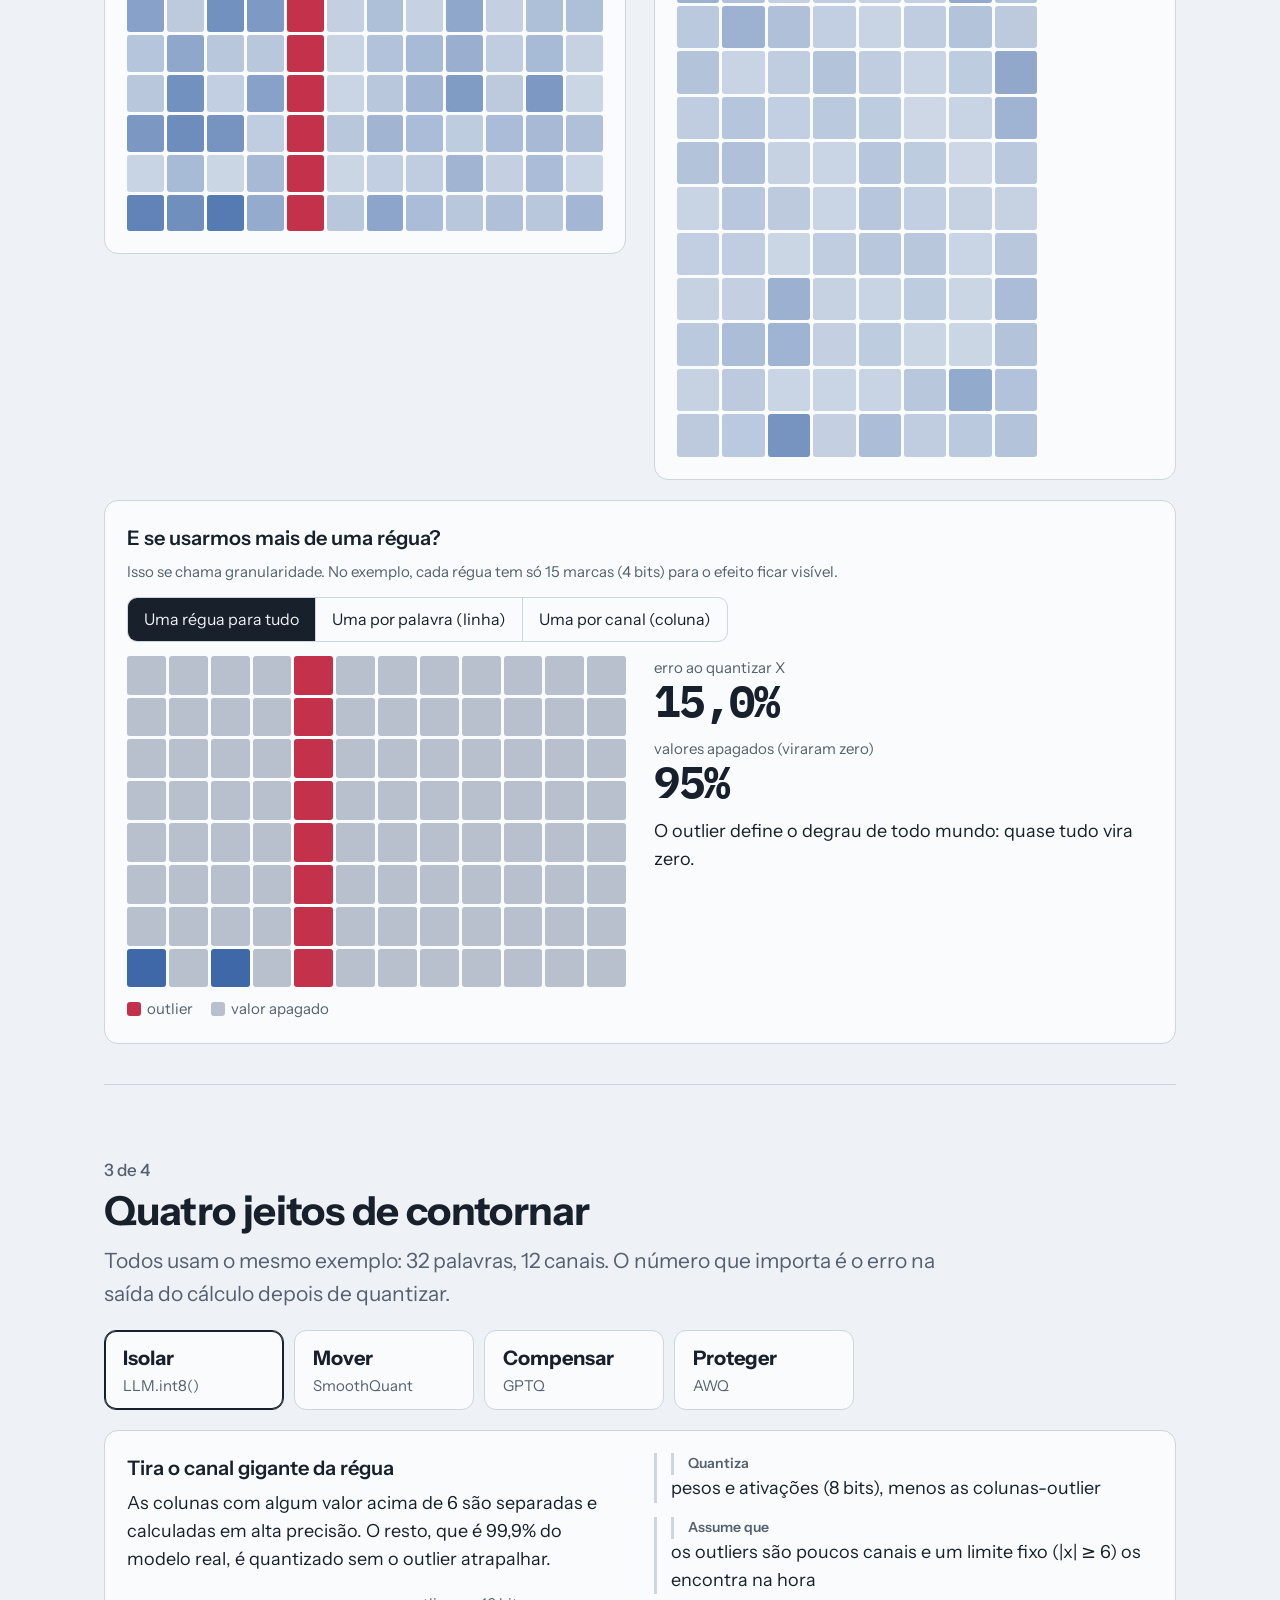
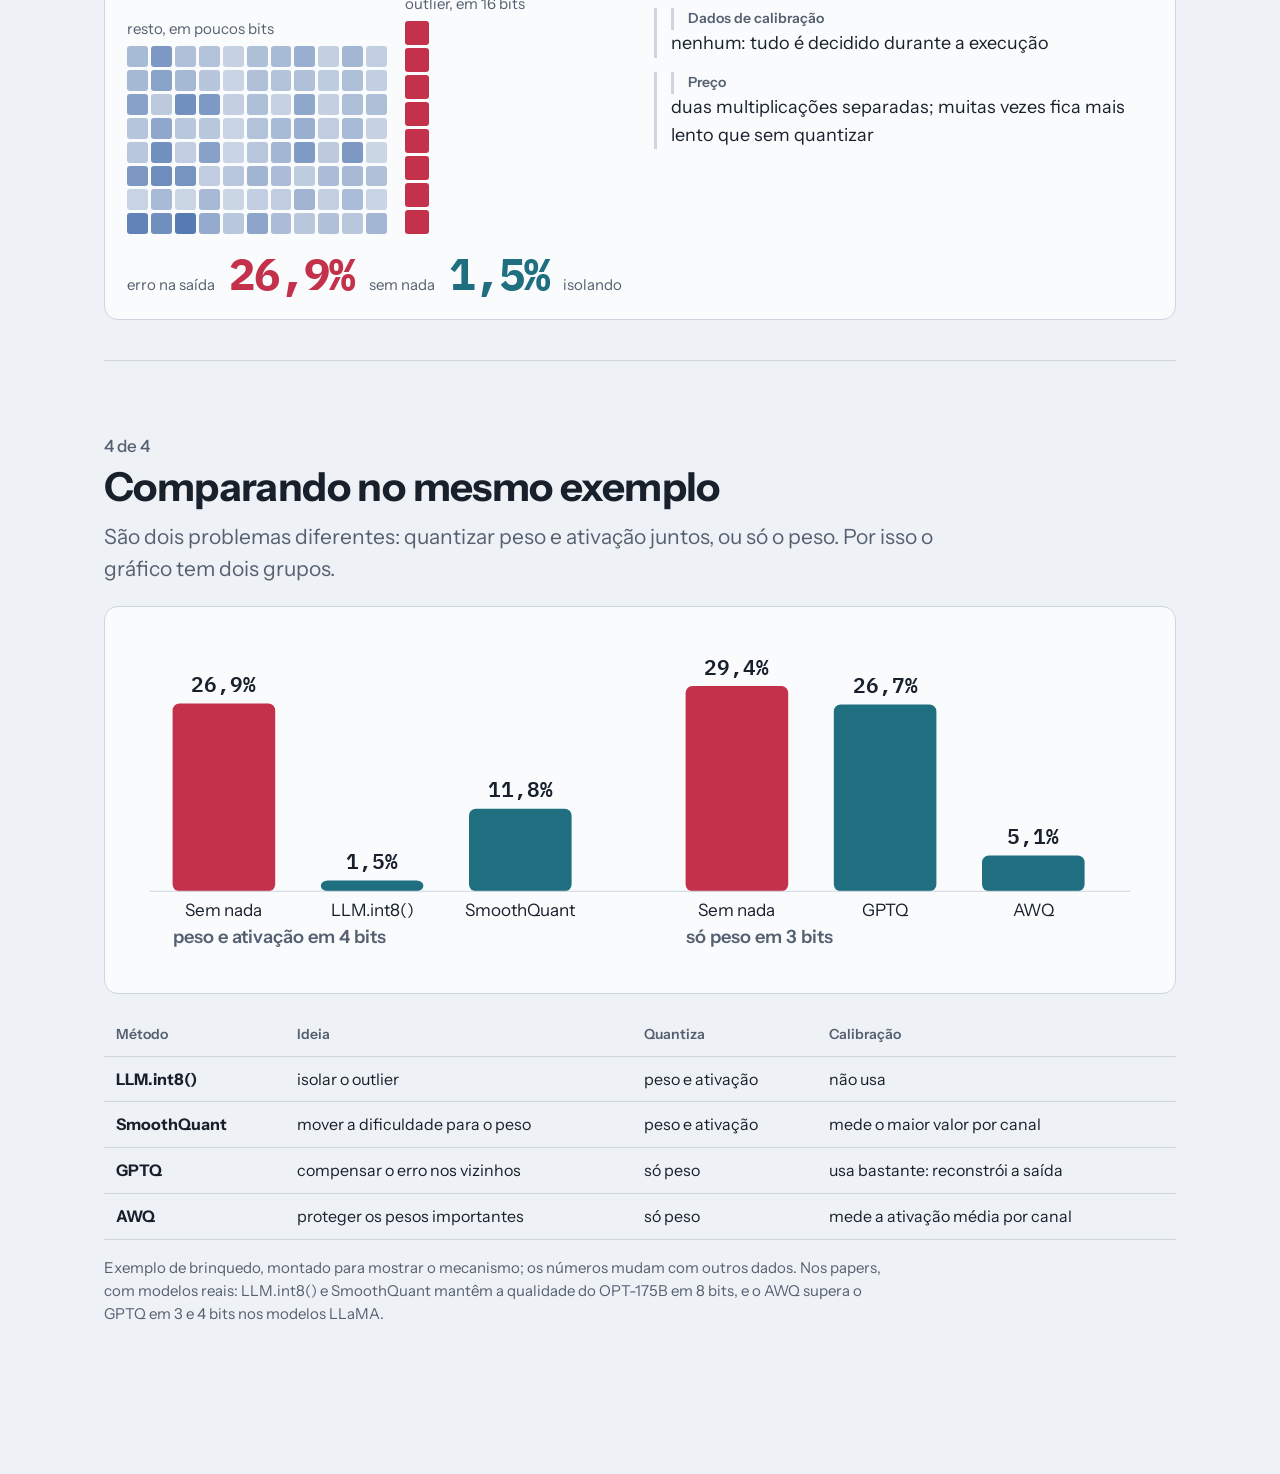
<file: apresentacoes/semana-06_2026-10-23/wevton_outliers_quantizacao_granularidade/Quantização_ como os algoritmos lidam com outliers.html>
<!DOCTYPE html>
<html lang="pt-BR">
<head>
<meta charset="utf-8">
<meta name="viewport" content="width=device-width, initial-scale=1, viewport-fit=cover">
<title>Quantização: como os algoritmos lidam com outliers</title>
<link rel="preconnect" href="https://fonts.googleapis.com">
<link rel="preconnect" href="https://fonts.gstatic.com" crossorigin>
<link href="https://fonts.googleapis.com/css2?family=Instrument+Sans:wght@400;500;600;700&family=IBM+Plex+Mono:wght@400;500;600&display=swap" rel="stylesheet">
<style>
:root{
  --bg:#eef1f5; --surface:#f9fbfd; --cell:#e3e8ef; --ink:#18202b; --muted:#556070; --line:#cdd5df;
  --blue:#2c5aa0; --outlier:#c4314b; --outlier-soft:#f2c4cc; --good:#1f6f80; --faded:#b7c0cc;
  color-scheme: light;
}
@media (prefers-color-scheme: dark){
  :root:not([data-theme="light"]){
    --bg:#10151d; --surface:#171e28; --cell:#222b37; --ink:#e7ecf2; --muted:#9aa6b5; --line:#2e3846;
    --blue:#7aa6e8; --outlier:#ff6b81; --outlier-soft:#5a2531; --good:#5cc2d3; --faded:#3d4757;
    color-scheme: dark;
  }
}
:root[data-theme="dark"]{
  --bg:#10151d; --surface:#171e28; --cell:#222b37; --ink:#e7ecf2; --muted:#9aa6b5; --line:#2e3846;
  --blue:#7aa6e8; --outlier:#ff6b81; --outlier-soft:#5a2531; --good:#5cc2d3; --faded:#3d4757;
  color-scheme: dark;
}
:root{box-sizing:border-box;padding-top:env(safe-area-inset-top,0px);padding-bottom:env(safe-area-inset-bottom,0px)}
*,*::before,*::after{box-sizing:inherit}
html{scroll-padding-top:calc(env(safe-area-inset-top,0px) + 72px);scroll-behavior:smooth}
@media (prefers-reduced-motion: reduce){html{scroll-behavior:auto}*{transition:none!important;animation:none!important}}
body{margin:0;background:var(--bg);color:var(--ink);font-family:"Instrument Sans",system-ui,-apple-system,"Segoe UI",sans-serif;font-size:18px;line-height:1.55}
body::before{content:"";position:fixed;inset:0 0 auto;height:env(safe-area-inset-top,0px);z-index:10;background:var(--bg)}
.num,.mono{font-family:"IBM Plex Mono",ui-monospace,Menlo,Consolas,monospace;font-variant-numeric:tabular-nums}
nav.steps{position:sticky;top:env(safe-area-inset-top,0px);z-index:5;background:var(--bg);border-bottom:1px solid var(--line)}
nav.steps ol{list-style:none;margin:0 auto;padding:12px 24px;max-width:1120px;display:flex;gap:6px;flex-wrap:wrap}
nav.steps a{display:block;padding:6px 14px;border-radius:999px;color:var(--muted);text-decoration:none;font-weight:500;font-size:16px}
nav.steps a:hover,nav.steps a.on{color:var(--ink);background:var(--cell)}
nav.steps a:focus-visible,button:focus-visible,input:focus-visible{outline:3px solid var(--blue);outline-offset:2px}
main{max-width:1120px;margin:0 auto;padding:0 24px 96px}
section{padding:72px 0 40px;border-bottom:1px solid var(--line)}
section:last-child{border-bottom:none}
h1{font-size:clamp(36px,5.2vw,60px);line-height:1.04;letter-spacing:-0.02em;margin:0 0 16px;font-weight:700;max-width:16ch}
h2{font-size:clamp(28px,3.4vw,40px);line-height:1.1;letter-spacing:-0.015em;margin:0 0 12px;font-weight:700}
h3{font-size:20px;margin:0 0 6px;font-weight:600}
p{margin:0 0 12px;max-width:68ch}
.lead{font-size:21px;color:var(--muted);max-width:60ch}
.step-n{color:var(--muted);font-weight:500;font-size:17px;margin-bottom:6px}
.panel{background:var(--surface);border:1px solid var(--line);border-radius:14px;padding:22px}
.row{display:flex;gap:28px;flex-wrap:wrap;align-items:flex-start}
.grow{flex:1 1 380px;min-width:0}
.control{display:flex;align-items:center;gap:14px;margin:14px 0;flex-wrap:wrap}
.control label{font-weight:600}
input[type=range]{flex:1 1 260px;accent-color:var(--blue);height:28px}
.big{font-size:44px;font-weight:700;line-height:1;letter-spacing:-0.02em}
.stats{display:flex;gap:36px;flex-wrap:wrap;margin-top:14px}
.stat .lbl{color:var(--muted);font-size:15px}
.out{color:var(--outlier)}
.good{color:var(--good)}
.svgwrap{overflow-x:auto}
svg{display:block;max-width:100%;height:auto}
.heat{display:grid;gap:3px}
.heat div{width:100%;aspect-ratio:1;border-radius:3px;transition:background .25s,opacity .25s}
.legend{display:flex;gap:18px;flex-wrap:wrap;font-size:15px;color:var(--muted);margin-top:10px}
.sw{display:inline-block;width:14px;height:14px;border-radius:3px;vertical-align:-2px;margin-right:6px}
.seg{display:inline-flex;border:1px solid var(--line);border-radius:10px;overflow:hidden;flex-wrap:wrap}
.seg button{border:0;background:transparent;color:var(--ink);font:inherit;font-size:16px;padding:9px 16px;cursor:pointer;border-right:1px solid var(--line)}
.seg button:last-child{border-right:0}
.seg button[aria-pressed="true"],.seg button[aria-selected="true"]{background:var(--ink);color:var(--bg)}
.tabs{display:flex;gap:10px;flex-wrap:wrap;margin:20px 0}
.tab{border:1px solid var(--line);background:var(--surface);color:var(--ink);border-radius:12px;padding:12px 18px;cursor:pointer;font:inherit;text-align:left;min-width:180px}
.tab .v{display:block;font-weight:700;font-size:20px}
.tab .m{display:block;color:var(--muted);font-size:15px}
.tab[aria-selected="true"]{border-color:var(--ink);box-shadow:inset 0 0 0 1px var(--ink)}
.facts{display:grid;gap:14px}
.facts div{border-left:3px solid var(--line);padding-left:14px}
.facts .k{font-size:14px;color:var(--muted);font-weight:600}
.meter{display:flex;align-items:baseline;gap:14px;flex-wrap:wrap;margin-top:10px}
.btn{border:1px solid var(--ink);background:var(--ink);color:var(--bg);border-radius:10px;padding:10px 18px;font:inherit;font-weight:600;cursor:pointer}
.btn.ghost{background:transparent;color:var(--ink)}
.btn:disabled{opacity:.4;cursor:default}
.split{display:flex;gap:18px;align-items:flex-end;flex-wrap:wrap}
.blocklbl{font-size:15px;color:var(--muted);margin-bottom:6px}
table{border-collapse:collapse;width:100%;font-size:16px}
th,td{text-align:left;padding:10px 12px;border-bottom:1px solid var(--line);vertical-align:top}
th{color:var(--muted);font-weight:600;font-size:14px}
.tablewrap{overflow-x:auto}
.note{font-size:15px;color:var(--muted);max-width:80ch}
.reasons{display:grid;grid-template-columns:repeat(auto-fit,minmax(220px,1fr));gap:16px;margin-top:20px}
.reasons div{padding:16px;border-radius:12px;background:var(--surface);border:1px solid var(--line)}
.vals{display:flex;flex-wrap:wrap;gap:8px;margin:6px 0 12px}
.chip{display:inline-flex;align-items:center;border:1px solid var(--line);border-radius:10px;background:var(--bg);overflow:hidden}
.chip input{width:84px;border:0;background:transparent;color:var(--ink);font:16px "IBM Plex Mono",ui-monospace,monospace;padding:8px;text-align:right}
.chip input:focus-visible{outline:3px solid var(--blue);outline-offset:-3px}
.chip button{border:0;border-left:1px solid var(--line);background:transparent;color:var(--muted);font-size:18px;line-height:1;padding:9px 11px;cursor:pointer}
.chip button:disabled{opacity:.3;cursor:default}
.qmap{display:flex;flex-wrap:wrap;gap:8px 22px;font:16px "IBM Plex Mono",ui-monospace,monospace;margin:6px 0 4px}
.qmap span{white-space:nowrap}
[hidden]{display:none!important}
</style>
</head>
<body>
<nav class="steps" aria-label="Partes da apresentação">
  <ol>
    <li><a href="#problema">1 · O problema</a></li>
    <li><a href="#ativacoes">2 · Por que é difícil</a></li>
    <li><a href="#solucoes">3 · Quatro soluções</a></li>
    <li><a href="#comparacao">4 · Comparando</a></li>
  </ol>
</nav>
<main>

<section id="problema">
  <div class="step-n">1 de 4</div>
  <h1>Um número grande estraga todos os outros</h1>
  <p class="lead">Quantizar é guardar cada número numa régua com poucas marcas. O tamanho da régua é decidido pelo maior valor. Arraste e veja o que acontece com os valores pequenos.</p>
  <div class="panel" style="margin-top:22px">
    <div class="control">
      <label for="outl">Tamanho do outlier</label>
      <input id="outl" type="range" min="1" max="100" step="1" value="1">
      <span class="num big out" id="outlv">1</span>
    </div>
    <div class="blocklbl">Valores normais (edite, remova ou adicione)</div>
    <div class="vals" id="vals"></div>
    <div style="display:flex;gap:10px;flex-wrap:wrap;margin-bottom:14px">
      <button class="btn ghost" id="vadd" type="button">Adicionar valor</button>
      <button class="btn ghost" id="vrand" type="button">Sortear valores</button>
      <button class="btn ghost" id="vreset" type="button">Restaurar</button>
    </div>
    <div class="svgwrap"><svg id="ruler" viewBox="0 0 1000 230" role="img" aria-label="Régua de quantização com os valores originais e onde eles caem"></svg></div>
    <div class="legend">
      <span><span class="sw" style="background:var(--muted)"></span>marcas da régua (8 bits = 255 marcas no total)</span>
      <span><span class="sw" style="border:2px solid var(--blue)"></span>valor original</span>
      <span><span class="sw" style="background:var(--blue)"></span>valor de volta (inteiro × degrau)</span>
    </div>
    <div class="blocklbl" style="margin-top:16px">O que fica guardado: valor original → inteiro de 8 bits (−127 a 127) → valor de volta</div>
    <div class="qmap" id="qmap" aria-live="polite"></div>
    <div class="stats">
      <div class="stat"><div class="lbl">tamanho de cada degrau</div><div class="num big" id="st-delta">—</div></div>
      <div class="stat"><div class="lbl" id="st-lv-lbl">marcas usadas pelos valores normais</div><div class="num big" id="st-lv">—</div></div>
      <div class="stat"><div class="lbl">valores que viraram zero</div><div class="num big" id="st-zero">—</div></div>
    </div>
  </div>
</section>

<section id="ativacoes">
  <div class="step-n">2 de 4</div>
  <h2>Por que isso acontece nas ativações</h2>
  <p class="lead">Um modelo multiplica <b>ativações</b> (os números que mudam a cada texto) por <b>pesos</b> (os números fixos que ele aprendeu). Os pesos são comportados. As ativações têm um canal que é sempre gigante.</p>
  <div class="row" style="margin-top:22px">
    <div class="panel grow">
      <h3>Ativação X</h3>
      <p class="note">Cada linha é uma palavra do texto, cada coluna é um canal.</p>
      <div class="heat" id="heatX" style="grid-template-columns:repeat(12,1fr);max-width:520px"></div>
    </div>
    <div class="panel grow">
      <h3>Peso W</h3>
      <p class="note">Valores parecidos entre si: fácil de quantizar.</p>
      <div class="heat" id="heatW" style="grid-template-columns:repeat(8,1fr);max-width:360px"></div>
    </div>
  </div>
  <div class="panel" style="margin-top:20px">
    <h3>E se usarmos mais de uma régua?</h3>
    <p class="note">Isso se chama granularidade. No exemplo, cada régua tem só 15 marcas (4 bits) para o efeito ficar visível.</p>
    <div class="control">
      <div class="seg" role="group" aria-label="Uma régua para">
        <button type="button" data-g="tensor" aria-pressed="true">Uma régua para tudo</button>
        <button type="button" data-g="token" aria-pressed="false">Uma por palavra (linha)</button>
        <button type="button" data-g="canal" aria-pressed="false">Uma por canal (coluna)</button>
      </div>
    </div>
    <div class="row">
      <div class="heat grow" id="heatG" style="grid-template-columns:repeat(12,1fr);max-width:520px"></div>
      <div class="grow">
        <div class="stat"><div class="lbl">erro ao quantizar X</div><div class="num big" id="g-err">—</div></div>
        <div class="stat" style="margin-top:14px"><div class="lbl">valores apagados (viraram zero)</div><div class="num big" id="g-zero">—</div></div>
        <p id="g-msg" style="margin-top:14px"></p>
      </div>
    </div>
    <div class="legend"><span><span class="sw" style="background:var(--outlier)"></span>outlier</span><span><span class="sw" style="background:var(--faded)"></span>valor apagado</span></div>
  </div>
</section>

<section id="solucoes">
  <div class="step-n">3 de 4</div>
  <h2>Quatro jeitos de contornar</h2>
  <p class="lead">Todos usam o mesmo exemplo: 32 palavras, 12 canais. O número que importa é o erro na saída do cálculo depois de quantizar.</p>
  <div class="tabs" role="tablist" aria-label="Algoritmos">
    <button class="tab" role="tab" id="t-int8" aria-controls="p-int8" aria-selected="true"><span class="v">Isolar</span><span class="m">LLM.int8()</span></button>
    <button class="tab" role="tab" id="t-sq" aria-controls="p-sq" aria-selected="false" tabindex="-1"><span class="v">Mover</span><span class="m">SmoothQuant</span></button>
    <button class="tab" role="tab" id="t-gptq" aria-controls="p-gptq" aria-selected="false" tabindex="-1"><span class="v">Compensar</span><span class="m">GPTQ</span></button>
    <button class="tab" role="tab" id="t-awq" aria-controls="p-awq" aria-selected="false" tabindex="-1"><span class="v">Proteger</span><span class="m">AWQ</span></button>
  </div>

  <div class="panel" role="tabpanel" id="p-int8" aria-labelledby="t-int8">
    <div class="row">
      <div class="grow">
        <h3>Tira o canal gigante da régua</h3>
        <p>As colunas com algum valor acima de 6 são separadas e calculadas em alta precisão. O resto, que é 99,9% do modelo real, é quantizado sem o outlier atrapalhar.</p>
        <div class="split" style="margin:18px 0">
          <div><div class="blocklbl">resto, em poucos bits</div><div class="heat" id="i8rest" style="grid-template-columns:repeat(11,1fr);width:260px"></div></div>
          <div><div class="blocklbl out">outlier, em 16 bits</div><div class="heat" id="i8out" style="grid-template-columns:1fr;width:24px"></div></div>
        </div>
        <div class="meter"><span class="lbl note">erro na saída</span><span class="num big out" id="i8a">—</span><span class="note">sem nada</span><span class="num big good" id="i8b">—</span><span class="note">isolando</span></div>
      </div>
      <div class="grow facts">
        <div><div class="k">Quantiza</div>pesos e ativações (8 bits), menos as colunas-outlier</div>
        <div><div class="k">Assume que</div>os outliers são poucos canais e um limite fixo (|x| ≥ 6) os encontra na hora</div>
        <div><div class="k">Dados de calibração</div>nenhum: tudo é decidido durante a execução</div>
        <div><div class="k">Preço</div>duas multiplicações separadas; muitas vezes fica mais lento que sem quantizar</div>
      </div>
    </div>
  </div>

  <div class="panel" role="tabpanel" id="p-sq" aria-labelledby="t-sq" hidden>
    <div class="row">
      <div class="grow">
        <h3>Divide a ativação, multiplica o peso</h3>
        <p><span class="mono">X · W = (X ÷ s) · (s · W)</span>: o resultado é o mesmo, mas o canal gigante encolhe e o peso correspondente cresce. α decide quanto da dificuldade vai para o peso.</p>
        <div class="control">
          <label for="alpha">α</label>
          <input id="alpha" type="range" min="0" max="1" step="0.05" value="0">
          <span class="num big" id="alphav">0,00</span>
        </div>
        <div class="svgwrap"><svg id="sqbars" viewBox="0 0 560 200" role="img" aria-label="Maior valor por canal na ativação e no peso"></svg></div>
        <div class="legend"><span><span class="sw" style="background:var(--outlier)"></span>maior valor da ativação, por canal</span><span><span class="sw" style="background:var(--blue)"></span>maior valor do peso, por canal</span></div>
      </div>
      <div class="grow">
        <div class="svgwrap"><svg id="sqcurve" viewBox="0 0 420 220" role="img" aria-label="Erro na saída conforme α"></svg></div>
        <div class="meter"><span class="note">erro na saída</span><span class="num big" id="sqerr">—</span></div>
        <div class="facts" style="margin-top:16px">
          <div><div class="k">Quantiza</div>pesos e ativações, tudo em 8 bits de verdade</div>
          <div><div class="k">Assume que</div>o outlier aparece sempre nos mesmos canais, para qualquer texto</div>
          <div><div class="k">Dados de calibração</div>~512 frases, só para medir o maior valor de cada canal</div>
        </div>
      </div>
    </div>
  </div>

  <div class="panel" role="tabpanel" id="p-gptq" aria-labelledby="t-gptq" hidden>
    <div class="row">
      <div class="grow">
        <h3>Arredonda um pedaço, corrige os próximos</h3>
        <p>Só os pesos são quantizados, uma linha por vez. O erro de cada linha é descontado nas linhas que ainda não foram arredondadas, para a saída continuar parecida.</p>
        <div class="split" style="margin:14px 0">
          <div><div class="blocklbl">peso W (12 linhas)</div><div class="heat" id="gW" style="grid-template-columns:repeat(8,1fr);width:280px"></div></div>
          <div style="min-width:200px">
            <p class="num" id="gstep">Passo 0 de 12</p>
            <div style="display:flex;gap:10px;flex-wrap:wrap">
              <button class="btn" id="gnext" type="button">Próximo passo</button>
              <button class="btn ghost" id="gall" type="button">Até o fim</button>
              <button class="btn ghost" id="greset" type="button">Recomeçar</button>
            </div>
          </div>
        </div>
        <div class="legend"><span><span class="sw" style="background:var(--ink)"></span>linha já arredondada</span><span><span class="sw" style="background:var(--outlier)"></span>valor corrigido neste passo</span></div>
      </div>
      <div class="grow">
        <div class="meter"><span class="note">erro na saída (pesos em 3 bits)</span></div>
        <div class="meter"><span class="num big out" id="g-rtn">—</span><span class="note">arredondando tudo de uma vez</span></div>
        <div class="meter"><span class="num big good" id="g-gptq">—</span><span class="note">com GPTQ</span></div>
        <div class="facts" style="margin-top:16px">
          <div><div class="k">Quantiza</div>só os pesos (3 ou 4 bits); ativações ficam como estão</div>
          <div><div class="k">Assume que</div>o erro de um peso pode ser corrigido pelos vizinhos, e os dados de calibração representam o uso real</div>
          <div><div class="k">Dados de calibração</div>128 trechos de texto, para descobrir quais entradas andam juntas</div>
        </div>
      </div>
    </div>
  </div>

  <div class="panel" role="tabpanel" id="p-awq" aria-labelledby="t-awq" hidden>
    <div class="row">
      <div class="grow">
        <h3>Aumenta os pesos importantes antes de arredondar</h3>
        <p>Só os pesos são quantizados. O peso importante é o que recebe ativação grande. Ampliar esse canal antes de arredondar (e dividir a entrada de volta) faz ele perder menos.</p>
        <div class="control">
          <label for="awqa">Proteção</label>
          <input id="awqa" type="range" min="0" max="1" step="0.05" value="0">
          <span class="num big" id="awqav">0,00</span>
        </div>
        <div class="svgwrap"><svg id="awqbars" viewBox="0 0 560 200" role="img" aria-label="Fator de escala aplicado a cada canal"></svg></div>
        <div class="legend"><span><span class="sw" style="background:var(--outlier)"></span>canal que recebe ativação grande</span><span><span class="sw" style="background:var(--blue)"></span>quanto cada canal do peso foi ampliado</span></div>
      </div>
      <div class="grow">
        <div class="svgwrap"><svg id="awqcurve" viewBox="0 0 420 220" role="img" aria-label="Erro na saída conforme a proteção"></svg></div>
        <div class="meter"><span class="note">erro na saída (pesos em 3 bits)</span><span class="num big" id="awqerr">—</span></div>
        <div class="facts" style="margin-top:16px">
          <div><div class="k">Assume que</div>a ativação revela quais pesos importam; proteger demais estraga os outros</div>
          <div><div class="k">Dados de calibração</div>um conjunto pequeno, só para medir a ativação média de cada canal</div>
        </div>
      </div>
    </div>
  </div>
</section>

<section id="comparacao">
  <div class="step-n">4 de 4</div>
  <h2>Comparando no mesmo exemplo</h2>
  <p class="lead">São dois problemas diferentes: quantizar peso e ativação juntos, ou só o peso. Por isso o gráfico tem dois grupos.</p>
  <div class="panel" style="margin-top:20px">
    <div class="svgwrap"><svg id="cmp" viewBox="0 0 900 300" role="img" aria-label="Erro na saída de cada método"></svg></div>
  </div>
  <div class="tablewrap" style="margin-top:20px">
    <table>
      <tr><th>Método</th><th>Ideia</th><th>Quantiza</th><th>Calibração</th></tr>
      <tr><td><b>LLM.int8()</b></td><td>isolar o outlier</td><td>peso e ativação</td><td>não usa</td></tr>
      <tr><td><b>SmoothQuant</b></td><td>mover a dificuldade para o peso</td><td>peso e ativação</td><td>mede o maior valor por canal</td></tr>
      <tr><td><b>GPTQ</b></td><td>compensar o erro nos vizinhos</td><td>só peso</td><td>usa bastante: reconstrói a saída</td></tr>
      <tr><td><b>AWQ</b></td><td>proteger os pesos importantes</td><td>só peso</td><td>mede a ativação média por canal</td></tr>
    </table>
  </div>
  <p class="note" style="margin-top:16px">Exemplo de brinquedo, montado para mostrar o mecanismo; os números mudam com outros dados. Nos papers, com modelos reais: LLM.int8() e SmoothQuant mantêm a qualidade do OPT-175B em 8 bits, e o AWQ supera o GPTQ em 3 e 4 bits nos modelos LLaMA.</p>
</section>
</main>

<script>
(function(){
"use strict";
const fmt=(v,d)=>v.toFixed(d).replace('.',',');
const pct=v=>fmt(v,1)+'%';
const css=n=>getComputedStyle(document.documentElement).getPropertyValue(n).trim();
const NS='http://www.w3.org/2000/svg';
function el(tag,attrs,parent){const e=document.createElementNS(NS,tag);for(const k in attrs)e.setAttribute(k,attrs[k]);if(parent)parent.appendChild(e);return e}
function clear(s){while(s.firstChild)s.removeChild(s.firstChild)}

/* ---------- dados do exemplo ---------- */
let seed=33;const rnd=()=>{seed=(seed*1664525+1013904223)%4294967296;return seed/4294967296};
const gauss=()=>{const u=rnd()||1e-9,v=rnd();return Math.sqrt(-2*Math.log(u))*Math.cos(2*Math.PI*v)};
const T=32,C=12,O=8,OUT=4;
const Z=[...Array(T)].map(()=>[gauss(),gauss()]);
const M=[...Array(2)].map(()=>[...Array(C)].map(()=>gauss()*0.4));
const X=Z.map(z=>[...Array(C)].map((_,j)=>j===OUT?13+2.5*z[0]:z.reduce((a,v,k)=>a+v*M[k][j],0)+0.05*gauss()));
const W=[...Array(C)].map(()=>[...Array(O)].map(()=>gauss()*0.3));

const mm=(A,B)=>A.map(r=>B[0].map((_,j)=>r.reduce((s,v,k)=>s+v*B[k][j],0)));
const qm=b=>2**(b-1)-1;
const qv=(v,d,q)=>d===0?0:Math.max(-q,Math.min(q,Math.round(v/d)))*d;
const amax=a=>Math.max(...a.map(Math.abs));
const qTensor=(Mx,b)=>{const d=amax(Mx.flat())/qm(b);return Mx.map(r=>r.map(v=>qv(v,d,qm(b))))};
const qRows=(Mx,b)=>Mx.map(r=>{const d=amax(r)/qm(b);return r.map(v=>qv(v,d,qm(b)))});
const qCols=(Mx,b)=>{const ds=Mx[0].map((_,j)=>amax(Mx.map(r=>r[j]))/qm(b));return Mx.map(r=>r.map((v,j)=>qv(v,ds[j],qm(b))))};
const relErr=(A,B)=>{let n=0,d=0;A.forEach((r,i)=>r.forEach((v,j)=>{n+=(v-B[i][j])**2;d+=v*v}));return Math.sqrt(n/d)*100};
const Y=mm(X,W);
const errY=Yh=>relErr(Y,Yh);
const AB=4, WB=3;

/* ---------- 1. régua ---------- */
const DEF=[0.3,-0.7,0.5,-0.2,0.9,-0.4,0.1];
let smallVals=DEF.slice();
const MAXV=16;
const randV=()=>Math.round((Math.random()*2-1)*10)/10;
function renderVals(){
  const box=document.getElementById('vals');box.textContent='';
  smallVals.forEach((v,i)=>{
    const w=document.createElement('span');w.className='chip';
    const inp=document.createElement('input');inp.type='number';inp.step='0.1';inp.value=v;inp.setAttribute('aria-label','Valor '+(i+1));
    inp.addEventListener('input',()=>{const n=parseFloat(String(inp.value).replace(',','.'));if(isFinite(n)){smallVals[i]=n;drawRuler()}});
    const rm=document.createElement('button');rm.type='button';rm.textContent='×';rm.setAttribute('aria-label','Remover valor '+(i+1));rm.disabled=smallVals.length<=1;
    rm.addEventListener('click',()=>{smallVals.splice(i,1);renderVals();drawRuler()});
    w.append(inp,rm);box.appendChild(w);
  });
  document.getElementById('vadd').disabled=smallVals.length>=MAXV;
}
document.getElementById('vadd').addEventListener('click',()=>{if(smallVals.length<MAXV){smallVals.push(randV());renderVals();drawRuler()}});
document.getElementById('vrand').addEventListener('click',()=>{smallVals=smallVals.map(randV);renderVals();drawRuler()});
document.getElementById('vreset').addEventListener('click',()=>{smallVals=DEF.slice();renderVals();drawRuler()});
const outl=document.getElementById('outl');
function drawRuler(){
  const o=+outl.value;document.getElementById('outlv').textContent=o;
  const vals=[...smallVals,o];
  const d=amax(vals)/127;
  const s=document.getElementById('ruler');clear(s);
  const span=Math.max(1,amax(smallVals));
  const L=40,R=960,lo=-span*1.2,hi=span*1.2,X0=v=>L+(v-lo)/(hi-lo)*(R-L);
  const axisY=150;
  el('line',{x1:L,x2:R,y1:axisY,y2:axisY,style:'stroke:var(--line);stroke-width:2'},s);
  const k0=Math.ceil(lo/d),k1=Math.floor(hi/d);
  if(k1-k0>160){el('rect',{x:X0(k0*d),y:axisY-14,width:X0(k1*d)-X0(k0*d),height:28,style:'fill:var(--muted);opacity:.35'},s);}
  else for(let k=k0;k<=k1;k++){el('line',{x1:X0(k*d),x2:X0(k*d),y1:axisY-16,y2:axisY+16,style:'stroke:var(--muted);stroke-width:'+(k1-k0<12?3:1.5)},s);}
  [-span,0,span].forEach(v=>{const t=el('text',{x:X0(v),y:205,'text-anchor':'middle',style:'fill:var(--muted);font:15px IBM Plex Mono,monospace'},s);t.textContent=fmt(v,Number.isInteger(v)?0:1)});
  const used=new Set();let zeros=0;
  smallVals.forEach((v,i)=>{
    const q=qv(v,d,127);used.add(Math.round(q/d));if(q===0)zeros++;
    const y0=46+(i%3)*24;
    el('line',{x1:X0(v),y1:y0,x2:X0(q),y2:axisY,style:'stroke:var(--blue);stroke-width:1.5;opacity:.6'},s);
    el('circle',{cx:X0(v),cy:y0,r:9,style:'fill:var(--surface);stroke:var(--blue);stroke-width:2.5'},s);
    el('circle',{cx:X0(q),cy:axisY,r:7,style:'fill:var(--blue)'},s);
  });
  const qbox=document.getElementById('qmap');qbox.textContent='';
  [...smallVals.map(v=>[v,false]),[o,true]].forEach(([v,isO])=>{
    const k=Math.max(-127,Math.min(127,Math.round(v/d)));
    const sp=document.createElement('span');if(isO)sp.className='out';
    sp.textContent=String(v).replace('.',',')+' → '+k+' → '+fmt(k*d,3);qbox.appendChild(sp);
  });
  if(o>hi){
    el('path',{d:`M ${R-30} 30 L ${R+10} 30`,style:'stroke:var(--outlier);stroke-width:3'},s);
    el('path',{d:`M ${R+10} 30 l -12 -8 l 0 16 z`,style:'fill:var(--outlier)'},s);
    const t=el('text',{x:R-36,y:36,'text-anchor':'end',style:'fill:var(--outlier);font:600 16px Instrument Sans,sans-serif'},s);t.textContent='outlier = '+o+' (fora da tela)';
  }else{
    el('circle',{cx:X0(o),cy:36,r:10,style:'fill:var(--outlier)'},s);
  }
  document.getElementById('st-delta').textContent=fmt(d,d<0.1?4:2);
  document.getElementById('st-lv').textContent=used.size;
  document.getElementById('st-lv-lbl').textContent='marcas usadas pelos '+smallVals.length+' valores normais';
  document.getElementById('st-zero').textContent=zeros+' de '+smallVals.length;
}
outl.addEventListener('input',drawRuler);

/* ---------- 2. heatmaps e granularidade ---------- */
const SHOW=8;
function heatColor(v){
  if(Math.abs(v)>=6)return 'var(--outlier)';
  const a=Math.min(Math.abs(v)/1.8,1);
  return `color-mix(in srgb, var(--blue) ${Math.round(12+a*78)}%, var(--cell))`;
}
function fillHeat(id,Mx,colorFn){
  const h=document.getElementById(id);h.textContent='';
  Mx.forEach((r,i)=>r.forEach((v,j)=>{const c=document.createElement('div');c.style.background=colorFn?colorFn(v,i,j):heatColor(v);c.title=fmt(v,2);h.appendChild(c)}));
}
fillHeat('heatX',X.slice(0,SHOW));
fillHeat('heatW',W);
const gMsg={tensor:'O outlier define o degrau de todo mundo: quase tudo vira zero.',
  token:'Ajuda pouco: o outlier aparece em todas as linhas, então toda régua continua esticada.',
  canal:'Resolveria! Mas o chip só consegue aplicar a régua por linha numa multiplicação rápida. Por isso os algoritmos precisam de truques.'};
function drawGran(mode){
  document.querySelectorAll('[data-g]').forEach(b=>b.setAttribute('aria-pressed',b.dataset.g===mode?'true':'false'));
  const Q=mode==='tensor'?qTensor(X,AB):mode==='token'?qRows(X,AB):qCols(X,AB);
  let z=0,n=0;X.forEach((r,i)=>r.forEach((v,j)=>{if(j!==OUT){n++;if(Q[i][j]===0)z++}}));
  fillHeat('heatG',X.slice(0,SHOW),(v,i,j)=>Math.abs(v)>=6?'var(--outlier)':(Q[i][j]===0?'var(--faded)':heatColor(Q[i][j])));
  document.getElementById('g-err').textContent=pct(relErr(X,Q));
  document.getElementById('g-zero').textContent=Math.round(z/n*100)+'%';
  document.getElementById('g-msg').textContent=gMsg[mode];
}
document.querySelectorAll('[data-g]').forEach(b=>b.addEventListener('click',()=>drawGran(b.dataset.g)));

/* ---------- 3a. LLM.int8() ---------- */
const naive=errY(mm(qTensor(X,AB),qTensor(W,AB)));
const outCols=[...Array(C).keys()].filter(j=>X.some(r=>Math.abs(r[j])>=6));
const Xr=X.map(r=>r.map((v,j)=>outCols.includes(j)?0:v)), Xo=X.map(r=>r.map((v,j)=>outCols.includes(j)?v:0));
const i8a=mm(qRows(Xr,AB),qCols(W,AB)), i8b=mm(Xo,W);
const int8=errY(i8a.map((r,i)=>r.map((v,j)=>v+i8b[i][j])));
fillHeat('i8rest',X.slice(0,SHOW).map(r=>r.filter((_,j)=>j!==OUT)));
fillHeat('i8out',X.slice(0,SHOW).map(r=>[r[OUT]]));
document.getElementById('i8a').textContent=pct(naive);
document.getElementById('i8b').textContent=pct(int8);

/* ---------- curvas ---------- */
function curve(svgId,fn,xLabel){
  const pts=[];for(let i=0;i<=20;i++){const a=i/20;pts.push([a,fn(a)])}
  return {svgId,pts,xLabel,max:Math.max(...pts.map(p=>p[1]))};
}
function drawCurve(c,cur){
  const s=document.getElementById(c.svgId);clear(s);
  const L=50,R=400,Tp=20,B=170,ym=Math.ceil(c.max/10)*10;
  const xs=a=>L+a*(R-L),ys=v=>B-(v/ym)*(B-Tp);
  el('line',{x1:L,x2:R,y1:B,y2:B,style:'stroke:var(--line)'},s);
  [0,ym/2,ym].forEach(v=>{el('line',{x1:L,x2:R,y1:ys(v),y2:ys(v),style:'stroke:var(--line);stroke-dasharray:3 4'},s);const t=el('text',{x:L-8,y:ys(v)+5,'text-anchor':'end',style:'fill:var(--muted);font:13px IBM Plex Mono,monospace'},s);t.textContent=v+'%'});
  el('polyline',{points:c.pts.map(p=>xs(p[0])+','+ys(p[1])).join(' '),style:'fill:none;stroke:var(--ink);stroke-width:2.5'},s);
  const v=c.pts[Math.round(cur*20)][1];
  el('line',{x1:xs(cur),x2:xs(cur),y1:Tp,y2:B,style:'stroke:var(--blue);stroke-width:1.5'},s);
  el('circle',{cx:xs(cur),cy:ys(v),r:7,style:'fill:var(--blue)'},s);
  const l0=el('text',{x:L,y:200,style:'fill:var(--muted);font:14px Instrument Sans,sans-serif'},s);l0.textContent=c.xLabel[0];
  const l1=el('text',{x:R,y:200,'text-anchor':'end',style:'fill:var(--muted);font:14px Instrument Sans,sans-serif'},s);l1.textContent=c.xLabel[1];
  return v;
}
function drawBars(svgId,a,b,scale){
  const s=document.getElementById(svgId);clear(s);
  const L=10,B=170,bw=18,gap=46/1,mx=scale;
  for(let j=0;j<C;j++){
    const x=L+j*gap;
    const ha=Math.min(a[j]/mx,1)*150, hb=Math.min(b[j]/mx,1)*150;
    el('rect',{x:x,y:B-ha,width:bw,height:Math.max(ha,1),rx:3,style:'fill:'+(a.color||'var(--outlier)')},s);
    if(b)el('rect',{x:x+bw+2,y:B-hb,width:bw,height:Math.max(hb,1),rx:3,style:'fill:var(--blue)'},s);
  }
  el('line',{x1:0,x2:560,y1:B,y2:B,style:'stroke:var(--line)'},s);
  const t=el('text',{x:L,y:194,style:'fill:var(--muted);font:14px Instrument Sans,sans-serif'},s);t.textContent='canais 1 a 12';
}

/* ---------- 3b. SmoothQuant ---------- */
const xmax=[...Array(C).keys()].map(j=>amax(X.map(r=>r[j])));
const wmax=W.map(r=>amax(r));
const sqS=a=>xmax.map((xm,j)=>Math.pow(xm,a)/Math.pow(wmax[j],1-a));
const sqErr=a=>{const s=sqS(a);return errY(mm(qTensor(X.map(r=>r.map((v,j)=>v/s[j])),AB),qTensor(W.map((r,j)=>r.map(v=>v*s[j])),AB)))};
const sqC=curve('sqcurve',sqErr,['α = 0: tudo na ativação','α = 1: tudo no peso']);
const alpha=document.getElementById('alpha');
function drawSQ(){
  const a=+alpha.value;document.getElementById('alphav').textContent=fmt(a,2);
  const s=sqS(a);const xa=xmax.map((v,j)=>v/s[j]),wa=wmax.map((v,j)=>v*s[j]);
  const tot=[...xa,...wa];const mxv=Math.max(...tot);
  drawBars('sqbars',xa.map(v=>v/mxv),wa.map(v=>v/mxv),1);
  const v=drawCurve(sqC,a);document.getElementById('sqerr').textContent=pct(v);
}
alpha.addEventListener('input',drawSQ);

/* ---------- 3c. GPTQ ---------- */
function inv(Mx){const n=Mx.length;const A=Mx.map((r,i)=>[...r,...[...Array(n)].map((_,j)=>i===j?1:0)]);
  for(let i=0;i<n;i++){let p=i;for(let k=i+1;k<n;k++)if(Math.abs(A[k][i])>Math.abs(A[p][i]))p=k;[A[i],A[p]]=[A[p],A[i]];
    const d=A[i][i];for(let j=0;j<2*n;j++)A[i][j]/=d;for(let k=0;k<n;k++)if(k!==i){const f=A[k][i];for(let j=0;j<2*n;j++)A[k][j]-=f*A[i][j]}}
  return A.map(r=>r.slice(n))}
const gds=W[0].map((_,j)=>amax(W.map(r=>r[j]))/qm(WB));
const rtnErr=errY(mm(X,qCols(W,WB)));
const gSteps=(function(){
  const Wc=W.map(r=>r.slice());
  let H=[...Array(C)].map((_,i)=>[...Array(C)].map((_,k)=>2*X.reduce((s,r)=>s+r[i]*r[k],0)));
  const md=H.reduce((s,r,i)=>s+r[i],0)/C;H=H.map((r,i)=>r.map((v,k)=>v+(i===k?0.01*md:0)));
  let Hi=inv(H);const Q=[];const snaps=[{W:Wc.map(r=>r.slice()),Q:[],changed:[]}];
  for(let i=0;i<C;i++){
    const q=Wc[i].map((v,j)=>qv(v,gds[j],qm(WB)));Q.push(q);
    const e=Wc[i].map((v,j)=>(v-q[j])/Hi[i][i]);const changed=[];
    for(let k=i+1;k<C;k++){let big=false;for(let j=0;j<O;j++){const dlt=e[j]*Hi[i][k];Wc[k][j]-=dlt;if(Math.abs(dlt)>0.02)big=true}if(big)changed.push(k)}
    const d=Hi[i][i];Hi=Hi.map((r,a)=>r.map((v,b)=>v-Hi[a][i]*Hi[i][b]/d));
    snaps.push({W:Wc.map(r=>r.slice()),Q:Q.map(r=>r.slice()),changed});
  }
  return snaps;
})();
const gptqErr=errY(mm(X,gSteps[C].Q));
let gi=0;
function drawG(){
  const snap=gSteps[gi];
  const rows=snap.W.map((r,i)=>i<snap.Q.length?snap.Q[i]:r);
  fillHeat('gW',rows,(v,i,j)=>i<snap.Q.length?`color-mix(in srgb, var(--ink) ${Math.round(25+Math.min(Math.abs(v)/0.6,1)*70)}%, var(--cell))`:(snap.changed.includes(i)?'var(--outlier)':heatColor(v*3)));
  document.getElementById('gstep').textContent='Passo '+gi+' de '+C;
  document.getElementById('gnext').disabled=gi>=C;document.getElementById('gall').disabled=gi>=C;
  document.getElementById('g-gptq').textContent=gi>=C?pct(gptqErr):'…';
}
document.getElementById('gnext').addEventListener('click',()=>{if(gi<C){gi++;drawG()}});
document.getElementById('gall').addEventListener('click',()=>{gi=C;drawG()});
document.getElementById('greset').addEventListener('click',()=>{gi=0;drawG()});
document.getElementById('g-rtn').textContent=pct(rtnErr);

/* ---------- 3d. AWQ ---------- */
const xmean=[...Array(C).keys()].map(j=>X.reduce((s,r)=>s+Math.abs(r[j]),0)/T);
const gm=Math.exp(xmean.reduce((s,v)=>s+Math.log(v),0)/C);
const awqS=a=>xmean.map(v=>Math.pow(v/gm,a));
const awqErr=a=>{const s=awqS(a);const Qw=qCols(W.map((r,j)=>r.map(v=>v*s[j])),WB);return errY(mm(X,Qw.map((r,j)=>r.map(v=>v/s[j]))))};
const awC=curve('awqcurve',awqErr,['sem proteção','proteção máxima']);
const awqa=document.getElementById('awqa');
function drawAWQ(){
  const a=+awqa.value;document.getElementById('awqav').textContent=fmt(a,2);
  const s=awqS(a);const mx=Math.max(...awqS(1));
  const act=xmean.map(v=>v/Math.max(...xmean));
  const sc=document.getElementById('awqbars');clear(sc);
  const B=170;
  for(let j=0;j<C;j++){const x=10+j*46;
    el('rect',{x:x,y:B-act[j]*150,width:18,height:Math.max(act[j]*150,1),rx:3,style:'fill:'+(j===OUT?'var(--outlier)':'var(--faded)')},sc);
    const h=Math.min(s[j]/mx,1)*150;el('rect',{x:x+20,y:B-h,width:18,height:Math.max(h,1),rx:3,style:'fill:var(--blue)'},sc);}
  el('line',{x1:0,x2:560,y1:B,y2:B,style:'stroke:var(--line)'},sc);
  const t=el('text',{x:10,y:194,style:'fill:var(--muted);font:14px Instrument Sans,sans-serif'},sc);t.textContent='canais 1 a 12 (cinza/vermelho: ativação média)';
  const v=drawCurve(awC,a);document.getElementById('awqerr').textContent=pct(v);
}
awqa.addEventListener('input',drawAWQ);

/* ---------- tabs ---------- */
const tabs=[...document.querySelectorAll('[role=tab]')];
function selectTab(t,focus){
  tabs.forEach(x=>{const on=x===t;x.setAttribute('aria-selected',on);x.tabIndex=on?0:-1;document.getElementById(x.getAttribute('aria-controls')).hidden=!on});
  if(focus)t.focus();
}
tabs.forEach((t,i)=>{
  t.addEventListener('click',()=>selectTab(t));
  t.addEventListener('keydown',e=>{if(e.key==='ArrowRight'||e.key==='ArrowLeft'){e.preventDefault();const n=tabs[(i+(e.key==='ArrowRight'?1:tabs.length-1))%tabs.length];selectTab(n,true)}});
});

/* ---------- 4. comparação ---------- */
function drawCmp(){
  const s=document.getElementById('cmp');clear(s);
  const groups=[
    {title:'peso e ativação em 4 bits',items:[['Sem nada',naive,'var(--outlier)'],['LLM.int8()',int8,'var(--good)'],['SmoothQuant',sqErr(0.5),'var(--good)']]},
    {title:'só peso em 3 bits',items:[['Sem nada',rtnErr,'var(--outlier)'],['GPTQ',gptqErr,'var(--good)'],['AWQ',awqErr(0.5),'var(--good)']]}];
  const mx=Math.max(...groups.flatMap(g=>g.items.map(i=>i[1])));
  const B=230,H=180,bw=90;
  groups.forEach((g,gi2)=>{
    const x0=40+gi2*450;
    const tt=el('text',{x:x0,y:275,style:'fill:var(--muted);font:600 16px Instrument Sans,sans-serif'},s);tt.textContent=g.title;
    g.items.forEach((it,k)=>{
      const x=x0+k*(bw+40),h=it[1]/mx*H;
      el('rect',{x:x,y:B-h,width:bw,height:h,rx:6,style:'fill:'+it[2]},s);
      const v=el('text',{x:x+bw/2,y:B-h-10,'text-anchor':'middle',style:'fill:var(--ink);font:600 18px IBM Plex Mono,monospace'},s);v.textContent=pct(it[1]);
      const n=el('text',{x:x+bw/2,y:B+22,'text-anchor':'middle',style:'fill:var(--ink);font:15px Instrument Sans,sans-serif'},s);n.textContent=it[0];
    });
  });
  el('line',{x1:20,x2:880,y1:B,y2:B,style:'stroke:var(--line)'},s);
}

/* ---------- navegação ---------- */
const links=[...document.querySelectorAll('nav.steps a')];
const secs=links.map(a=>document.querySelector(a.getAttribute('href')));
const io=new IntersectionObserver(es=>{es.forEach(e=>{if(e.isIntersecting){links.forEach(a=>a.classList.toggle('on',a.getAttribute('href')==='#'+e.target.id))}})},{rootMargin:'-40% 0px -55% 0px'});
secs.forEach(s=>io.observe(s));
if(location.hash){const t=document.getElementById(location.hash.slice(1));if(t)t.scrollIntoView()}

renderVals();drawRuler();drawGran('tensor');drawSQ();drawG();drawAWQ();drawCmp();
})();
</script>
</body>
</html>
</file>
<file: assets/tokens.css>
/* =====================================================================
   Tokens do time de Compressão e Testbench (PDC · SLMs)
   Um só sistema para o hub, os laboratórios e a bancada.

   Cores de dados (validadas para daltonismo e contraste, claro e escuro):
     --c1 azul    quantização   · também a cor da marca
     --c2 laranja pruning
     --c3 verde   destilação
     --c4 roxo    KV cache
   Use sempre nessa ordem; não invente uma quinta cor de série.

   Este arquivo só define variáveis e a barra superior (.appbar): é seguro
   incluir em qualquer página, inclusive nas que têm CSS próprio.
   ===================================================================== */
:root {
  --bg: #F6F6F3; --surface: #FFFFFF; --sunken: #EEEEE9; --raised: #FFFFFF;
  --line: #E2E2DB; --line-strong: #CACAC1;
  --fg: #14161A; --muted: #5A5F67; --faint: #8B9098;
  --c1: #2B50D6; --c2: #D2602A; --c3: #138A72; --c4: #8A4FC7;
  --c1-soft: #E7ECFB; --c2-soft: #FAEADF; --c3-soft: #DFF2EC; --c4-soft: #F0E7FA;
  --accent: var(--c1); --accent-soft: var(--c1-soft); --on-accent: #FFFFFF;
  --ok: #1D7F4E; --ok-soft: #E0F2E8; --warn: #A86A12; --warn-soft: #F8EDD9; --bad: #BE3A2C; --bad-soft: #F9E3E0;
  --code-bg: #14161A; --code-fg: #E3E6EA; --code-dim: #7D848E; --code-hot: #262B33; --code-key: #8FA6FF;
  --font-sans: "IBM Plex Sans", system-ui, -apple-system, "Segoe UI", sans-serif;
  --font-display: "IBM Plex Sans Condensed", "IBM Plex Sans", "Arial Narrow", sans-serif;
  --font-mono: "IBM Plex Mono", ui-monospace, Consolas, monospace;
  --r-sm: 6px; --r: 10px; --r-lg: 16px;
  --shadow: 0 1px 2px rgba(20, 22, 26, .04), 0 4px 16px rgba(20, 22, 26, .05);
  --ease: cubic-bezier(.2, .7, .2, 1);
  color-scheme: light;
}
@media (prefers-color-scheme: dark) { :root:not([data-theme="light"]) {
  --bg: #0D0F12; --surface: #15181D; --sunken: #101317; --raised: #1B1F25;
  --line: #252A31; --line-strong: #363C45;
  --fg: #E6E8EB; --muted: #9AA1AA; --faint: #69707A;
  --c1: #5F7BF0; --c2: #D9723F; --c3: #22A688; --c4: #9F6FDB;
  --c1-soft: #1A2240; --c2-soft: #33211A; --c3-soft: #12302A; --c4-soft: #281E38;
  --on-accent: #FFFFFF;
  --ok: #4CC38A; --ok-soft: #13301F; --warn: #E3AA4F; --warn-soft: #352812; --bad: #F07A6E; --bad-soft: #3A1B18;
  --code-bg: #08090B; --code-hot: #1E232A;
  --shadow: 0 1px 2px rgba(0, 0, 0, .3), 0 6px 20px rgba(0, 0, 0, .25);
  color-scheme: dark } }
:root[data-theme="dark"] {
  --bg: #0D0F12; --surface: #15181D; --sunken: #101317; --raised: #1B1F25;
  --line: #252A31; --line-strong: #363C45;
  --fg: #E6E8EB; --muted: #9AA1AA; --faint: #69707A;
  --c1: #5F7BF0; --c2: #D9723F; --c3: #22A688; --c4: #9F6FDB;
  --c1-soft: #1A2240; --c2-soft: #33211A; --c3-soft: #12302A; --c4-soft: #281E38;
  --on-accent: #FFFFFF;
  --ok: #4CC38A; --ok-soft: #13301F; --warn: #E3AA4F; --warn-soft: #352812; --bad: #F07A6E; --bad-soft: #3A1B18;
  --code-bg: #08090B; --code-hot: #1E232A;
  --shadow: 0 1px 2px rgba(0, 0, 0, .3), 0 6px 20px rgba(0, 0, 0, .25);
  color-scheme: dark }

/* ---------- barra superior comum ---------- */
.appbar, .appbar * { box-sizing: border-box; }
.appbar { position: sticky; top: 0; z-index: 20; background: color-mix(in srgb, var(--bg) 86%, transparent); backdrop-filter: saturate(1.4) blur(10px); border-bottom: 1px solid var(--line); }
.appbar-in { max-width: 1280px; margin: 0 auto; padding: 0 24px; height: 60px; display: flex; align-items: center; gap: 28px; }
.marca { display: flex; align-items: center; gap: 10px; text-decoration: none; flex: none; color: var(--fg); }
.appnav a, .appnav a:visited { color: var(--muted); }
.marca svg { display: block; }
.marca b { font: 600 1.02rem/1.1 var(--font-display); letter-spacing: .01em; display: block; }
.marca small { font-size: .68rem; color: var(--muted); letter-spacing: .08em; text-transform: uppercase; display: block; }
.appnav { display: flex; gap: 4px; margin-left: auto; align-items: center; }
.appnav a { text-decoration: none; color: var(--muted); font-size: .9rem; padding: 7px 12px; border-radius: var(--r-sm); transition: color .2s, background-color .2s; }
.appnav a:hover { color: var(--fg); background: var(--sunken); }
.appnav a[aria-current="page"] { color: var(--fg); background: var(--sunken); font-weight: 500; }
.tema-btn { border: 1px solid var(--line); background: var(--surface); border-radius: var(--r-sm); width: 34px; height: 34px; display: grid; place-items: center; cursor: pointer; color: var(--muted); margin-left: 6px; transition: color .2s, border-color .2s; }
.tema-btn:hover { color: var(--fg); border-color: var(--line-strong); }

@media (max-width: 760px) {
  .appbar-in { padding: 0 16px; gap: 12px; }
  .marca small { display: none; }
  .appnav a { padding: 7px 8px; font-size: .84rem; }
}
</file>
<file: assets/tema.css>
/* Componentes comuns. Inclua depois de tokens.css. */
*, *::before, *::after { box-sizing: border-box; }
[hidden] { display: none !important; }
html, body { margin: 0; }
html { scroll-behavior: smooth; }
body { background: var(--bg); color: var(--fg); font-family: var(--font-sans); font-size: 15.5px; line-height: 1.6; -webkit-font-smoothing: antialiased; text-rendering: optimizeLegibility; }
a { color: inherit; }
button, input, select, textarea { font: inherit; color: inherit; }
:focus-visible { outline: 2px solid var(--accent); outline-offset: 2px; border-radius: 4px; }
code, kbd, .mono { font-family: var(--font-mono); font-size: .9em; }
.num { font-variant-numeric: tabular-nums; }
::selection { background: var(--c1-soft); }

/* ---------- tipografia ---------- */
.wrap { max-width: 1280px; margin: 0 auto; padding: 0 24px; }
.eyebrow { font: 500 .74rem/1 var(--font-mono); letter-spacing: .08em; text-transform: uppercase; color: var(--muted); margin: 0 0 16px; display: flex; align-items: center; gap: 10px; }
.eyebrow::before { content: ""; width: 18px; height: 2px; background: var(--accent); border-radius: 2px; }
.display { font-family: var(--font-display); font-weight: 600; letter-spacing: -.015em; line-height: 1.02; margin: 0; text-wrap: balance; }
h1.display { font-size: clamp(2.5rem, 5.5vw, 4.4rem); }
h2.display { font-size: clamp(1.8rem, 3.2vw, 2.5rem); }
.lede { font-size: 1.1rem; color: var(--muted); max-width: 62ch; margin: 20px 0 0; line-height: 1.6; }
.muted { color: var(--muted); }

/* ---------- componentes ---------- */
.card { background: var(--surface); border: 1px solid var(--line); border-radius: var(--r-lg); }
.btn { display: inline-flex; align-items: center; justify-content: center; gap: 8px; border: 1px solid var(--line-strong); background: var(--surface); color: var(--fg); border-radius: var(--r); padding: 9px 16px; cursor: pointer; font-weight: 500; font-size: .9rem; text-decoration: none; transition: background-color .2s, border-color .2s, transform .15s var(--ease); white-space: nowrap; }
.btn:hover { border-color: var(--fg); }
.btn:active { transform: translateY(1px); }
.btn.primario { background: var(--accent); border-color: var(--accent); color: var(--on-accent); }
.btn.primario:hover { background: color-mix(in srgb, var(--accent) 88%, var(--fg)); }
.btn.perigo { color: var(--bad); }
.btn:disabled { opacity: .45; cursor: not-allowed; transform: none; }
.btn.peq { padding: 6px 12px; font-size: .84rem; border-radius: var(--r-sm); }
.seg { display: inline-flex; background: var(--sunken); border-radius: var(--r); padding: 3px; gap: 2px; }
.seg button { border: 0; background: none; padding: 6px 12px; border-radius: 7px; cursor: pointer; font-size: .84rem; color: var(--muted); transition: background-color .2s, color .2s, box-shadow .2s; }
.seg button[aria-pressed="true"] { background: var(--surface); color: var(--fg); box-shadow: 0 1px 3px rgba(0, 0, 0, .12); font-weight: 500; }
.chip { display: inline-flex; align-items: center; gap: 6px; font: 500 .72rem/1 var(--font-mono); padding: 5px 9px; border-radius: 999px; background: var(--sunken); color: var(--muted); white-space: nowrap; }
.chip.ok { background: var(--ok-soft); color: var(--ok); }
.chip.warn { background: var(--warn-soft); color: var(--warn); }
.chip.bad { background: var(--bad-soft); color: var(--bad); }
.chip.acc { background: var(--accent-soft); color: var(--accent); }
.pulso { width: 7px; height: 7px; border-radius: 50%; background: currentColor; flex: none; }
.chip.ok .pulso { animation: pulso 2s var(--ease) infinite; }
@keyframes pulso { 0% { box-shadow: 0 0 0 0 color-mix(in srgb, currentColor 45%, transparent); } 80%, 100% { box-shadow: 0 0 0 7px transparent; } }
.campo { display: flex; flex-direction: column; gap: 6px; min-width: 0; }
.campo > span { font-size: .84rem; font-weight: 500; display: flex; justify-content: space-between; gap: 8px; }
.campo > span output, .campo > span em { font: 500 .8rem var(--font-mono); color: var(--muted); font-style: normal; }
.campo small { color: var(--muted); font-size: .78rem; line-height: 1.4; }
.entrada, .campo input:not([type=range]):not([type=checkbox]), .campo select, .campo textarea {
  width: 100%; min-width: 0; border: 1px solid var(--line-strong); background: var(--surface); border-radius: var(--r-sm); padding: 8px 11px; transition: border-color .2s, box-shadow .2s; }
.campo textarea { resize: vertical; min-height: 80px; font-family: var(--font-mono); font-size: .84rem; line-height: 1.5; }
.campo input:focus, .campo select:focus, .campo textarea:focus { outline: none; border-color: var(--accent); box-shadow: 0 0 0 3px var(--accent-soft); }
.campo.invalido input, .campo.invalido select, .campo.invalido textarea { border-color: var(--bad); }
input[type=range] { accent-color: var(--accent); width: 100%; }
input[type=checkbox] { accent-color: var(--accent); }
table.tabela { width: 100%; border-collapse: collapse; font-size: .9rem; }
.tabela th, .tabela td { text-align: left; padding: 11px 14px; border-bottom: 1px solid var(--line); vertical-align: top; }
.tabela th { font: 500 .7rem var(--font-mono); letter-spacing: .06em; text-transform: uppercase; color: var(--muted); }
.tabela td.r, .tabela th.r { text-align: right; font-variant-numeric: tabular-nums; }
.tabela tbody tr { transition: background-color .15s; }
.tabela tbody tr:hover { background: color-mix(in srgb, var(--sunken) 60%, transparent); }
pre.codigo { margin: 0; background: var(--code-bg); color: var(--code-fg); border-radius: var(--r); padding: 14px 16px; font: .8rem/1.65 var(--font-mono); overflow-x: auto; }

/* ---------- movimento ---------- */
[data-revelar] { opacity: 0; transform: translateY(14px); transition: opacity .7s var(--ease), transform .7s var(--ease); }
[data-revelar].visivel { opacity: 1; transform: none; }
@media (prefers-reduced-motion: reduce) {
  html { scroll-behavior: auto; }
  *, *::before, *::after { animation-duration: 1ms !important; animation-iteration-count: 1 !important; transition-duration: 1ms !important; }
  [data-revelar] { opacity: 1; transform: none; }
}

.rodape { border-top: 1px solid var(--line); margin-top: 96px; padding: 28px 0 40px; color: var(--muted); font-size: .84rem; }
.rodape .wrap { display: flex; justify-content: space-between; gap: 16px; flex-wrap: wrap; }

@media (max-width: 760px) { .wrap { padding: 0 16px; } }
</file>
<file: apresentacoes/semana-05_2026-10-16/principal_joao_transformer-por-dentro/style.css>
:root {
  --bg: #101117; --ink: #eeeef2; --muted: #b4b6c4;
  --blue: #58c4dd; --purple: #9a72d8; --yellow: #f4ce72;
  --font-title: 120px; --font-slide-title: 64px; --font-body: 32px; --font-caption: 22px;
  font-family: Arial, Helvetica, sans-serif; color: var(--ink); background: var(--bg);
}
[hidden] { display: none !important; }
* { box-sizing: border-box; }
html, body { margin: 0; width: 100%; height: 100%; overflow: hidden; }
#app { position: absolute; width: 1600px; height: 900px; transform-origin: top left; }
[data-slide] { position: absolute; inset: 0; width: 1600px; height: 900px; overflow: hidden; background: var(--bg); }
.home { display: grid; grid-template-columns: 1.15fr 1fr; align-items: center; gap: 48px; padding: 84px; }
.home-inner { position: relative; z-index: 1; }
.eyebrow { display: flex; align-items: center; gap: 15px; color: var(--blue); font-size: var(--font-caption); font-weight: 700; letter-spacing: .1em; }
.eyebrow > span { width: 30px; height: 2px; background: var(--blue); }
h1 { font-size: var(--font-title); line-height: 1.04; letter-spacing: -.055em; margin: 36px 0 24px; font-weight: 700; }
h1 em, .intro-slide h2 em { font-family: Georgia, 'Times New Roman', serif; font-weight: 400; color: var(--blue); letter-spacing: -.065em; }
.accent { color: var(--yellow); }
.home-subtitle { color: var(--muted); font-size: var(--font-body); line-height: 1.4; margin: 0; }
.question { border-left: 2px solid var(--purple); padding-left: 22px; margin-top: 55px; }
.question-label { color: var(--purple); font-size: var(--font-caption); letter-spacing: .06em; font-weight: 700; }
.question p { margin: 12px 0 0; font-size: var(--font-body); line-height: 1.25; letter-spacing: -.025em; }
.question strong { color: var(--yellow); font-weight: 500; }
.home-visual { min-width: 0; margin: 32px 0 0; }
.attention-diagram { display: block; width: 100%; height: auto; margin-top: 18px; }
figcaption { text-align: center; color: var(--blue); font-size: var(--font-caption); padding-bottom: 15px; }
.attention-diagram g[font-size="12"] { font-size: 20px; letter-spacing: 1px; }
.katex { font-size: 1em; }
.intro-slide { padding: 54px 84px 65px; }
.intro-slide h2 { font-size: var(--font-slide-title); line-height: 1.1; letter-spacing: -.04em; margin: 34px 0 24px; }
.intro-lead { font-size: var(--font-body); color: var(--muted); line-height: 1.4; margin: 0; }
.intro-lead strong { color: var(--blue); font-weight: 500; }
.intro-animation { margin: 66px 0 0; }
.slide-animation, .animation-poster { display: block; width: 100%; height: 358px; object-fit: contain; background: var(--bg); }
.animation-poster { display: none; }
.intro-animation figcaption { color: var(--muted); margin-top: 36px; padding: 0; }
.slide-controls { position: fixed; right: 28px; bottom: 20px; z-index: 10; display: flex; align-items: center; gap: 8px; padding: 6px 10px; border: 1px solid #b4b6c426; border-radius: 8px; background: #101117ee; }
.slide-number { margin-left: 12px; color: var(--muted); font-size: var(--font-caption); font-variant-numeric: tabular-nums; letter-spacing: .06em; }
.slide-controls button { width: 34px; height: 34px; border: 0; border-radius: 4px; background: transparent; color: var(--muted); font: 24px Arial, sans-serif; cursor: pointer; }
.slide-controls button:hover:not(:disabled) { background: #58c4dd18; color: var(--blue); }
.slide-controls button:focus-visible { outline: 2px solid var(--blue); outline-offset: 2px; }
.slide-controls button:disabled { opacity: .3; cursor: default; }
#app.zoomed { cursor: grab; touch-action: none; user-select: none; }
#app.dragging { cursor: grabbing; }
.pdf-button { position: absolute; left: 84px; bottom: 36px; padding: 10px 18px; border: 1px solid #b4b6c440; border-radius: 8px; background: transparent; color: var(--muted); font: 24px Arial, sans-serif; cursor: pointer; }
.pdf-button:hover { color: var(--blue); border-color: var(--blue); background: #58c4dd0a; }
.pdf-button:focus-visible { outline: 2px solid var(--blue); outline-offset: 4px; }
/* Área de conteúdo e margens comuns; a capa mantém sua composição própria. */
[data-slide]:not(.home) { padding: 54px 84px; }
[data-slide]:not(.home) h2 { margin: 28px 0 24px; }
[data-slide]:not(.home) > figure { margin: 46px 0 0; }
[data-slide].generation-slide > figure { margin-top: 105px; }
[data-slide].embedding-slide > figure { margin-top: 112px; }
[data-slide].architecture-slide > figure { margin-top: 90px; }
[data-slide].context-slide > figure { margin-top: 78px; }
[data-slide].example-slide > figure { margin-top: 56px; }
[data-slide].query-slide > figure,
[data-slide].key-slide > figure,
[data-slide].value-slide > figure { margin-top: 24px; }
[data-slide].query-slide .query-takeaway,
[data-slide].pattern-slide .pattern-takeaway,
[data-slide].value-slide .value-takeaway {
  justify-content: center; padding-right: 0; border-top: 0; margin-top: 22px;
}
[data-slide] h2 .guide-question { display: block; font-family: Georgia, 'Times New Roman', serif; font-size: 44px; font-weight: 400; line-height: 1.2; letter-spacing: -.025em; color: var(--blue); margin-top: 8px; }
@media print {
  @page { size: 16.6667in 9.375in; margin: 0; }
  :root { print-color-adjust: exact; -webkit-print-color-adjust: exact; }
  html, body { width: 1600px; height: auto; overflow: visible; }
  #app { position: static; width: 1600px; height: auto; transform: none !important; }
  [data-slide], [data-slide][hidden] { display: block !important; position: relative; break-after: page; }
  [data-slide].home { display: grid !important; }
  [data-slide]:last-child { break-after: auto; }
  .cover-animation-layer, .tensor-animation-layer { display: none; }
  .slide-animation, .slide-controls, .pdf-button { display: none !important; }
  .animation-poster { display: block; }
  [data-slide]::after { content: attr(data-page-label); position: absolute; right: 36px; bottom: 24px; color: var(--muted); font-size: var(--font-caption); }
}

.step-number { color: var(--muted); font-size: 16px; margin-left: 8px; padding-left: 14px; border-left: 1px solid #b4b6c426; font-variant-numeric: tabular-nums; }

/* A caixa de matemática acompanha exatamente o círculo do gate de soma. */
.sum-gate-math { width: 100%; height: 100%; display: grid; place-items: center; line-height: 1; }
.sum-gate-math > .latex { display: block; }
.sum-gate-math .katex { line-height: 1; }

.home-button { position: fixed; top: 20px; right: 28px; z-index: 10; width: 36px; height: 36px; display: grid; place-items: center; padding: 0; border: 1px solid #b4b6c426; border-radius: 8px; background: #101117cc; color: #b4b6c499; cursor: pointer; }
.home-button svg { fill: none; stroke: currentColor; stroke-width: 1.5; stroke-linecap: round; stroke-linejoin: round; }
.home-button:hover { color: var(--blue); background: #58c4dd18; }
.home-button:focus-visible { outline: 2px solid var(--blue); outline-offset: 3px; color: var(--blue); }
@media print { .home-button { display: none !important; } }

/* Acesso à página de experimentação, fora da sequência 16:9. */
.lab-entry { display: inline-flex; align-items: center; gap: 12px; padding: 9px 16px; margin: 0 0 16px; border: 1px solid #9ae4cb70; border-radius: 8px; color: #9ae4cb; font-size: 17px; text-decoration: none; }
.lab-entry:hover { background: #9ae4cb14; }
.lab-entry:focus-visible { outline: 2px solid #9ae4cb; outline-offset: 4px; }
@media print { .lab-entry { display: none; } }

/* Controles de acesso, sem alterar a composição dos slides. */
.cover-actions { position: absolute; left: 84px; bottom: 36px; display: flex; align-items: center; gap: 16px; }
.cover-actions .pdf-button { position: static; }
.cover-lab-button { display: inline-flex; gap: 12px; align-items: center; padding: 10px 18px; border: 1px solid #58c4dd60; border-radius: 8px; background: #58c4dd08; color: var(--blue); font: 24px Arial, sans-serif; text-decoration: none; }
.cover-lab-button:hover { background: #58c4dd18; border-color: var(--blue); }
.cover-lab-button:focus-visible { outline: 2px solid var(--blue); outline-offset: 4px; }
.presentation-menu-toggle { position: fixed; top: 20px; right: 76px; z-index: 10; width: 36px; height: 36px; display: grid; place-items: center; padding: 0; border: 1px solid #b4b6c426; border-radius: 8px; background: #101117cc; color: #b4b6c499; cursor: pointer; }
.presentation-menu-toggle svg { fill: none; stroke: currentColor; stroke-width: 1.5; stroke-linecap: round; }
.presentation-menu-toggle:hover { color: var(--blue); background: #58c4dd18; }
.presentation-menu-toggle:focus-visible { outline: 2px solid var(--blue); outline-offset: 3px; }
.presentation-menu { width: min(550px, calc(100vw - 32px)); max-height: calc(100dvh - 48px); padding: 24px; border: 1px solid #3a4254; border-radius: 16px; background: #181c27; color: var(--ink); }
.presentation-menu::backdrop { background: #080b14bb; backdrop-filter: blur(7px); }
.presentation-menu-heading { display: flex; align-items: center; justify-content: space-between; gap: 18px; padding-bottom: 18px; }
.presentation-menu-heading p { color: var(--muted); letter-spacing: .15em; font-size: 10px; margin: 0 0 9px; }
.presentation-menu-heading h2 { font-size: 23px; font-weight: 400; margin: 0; }
.presentation-menu-heading button { width: 36px; height: 36px; flex-shrink: 0; background: transparent; border: 1px solid #b4b6c426; border-radius: 8px; color: var(--muted); font-size: 18px; cursor: pointer; }
#presentationMenuLinks { display: grid; gap: 4px; }
#presentationMenuLinks a { display: flex; align-items: center; gap: 15px; padding: 10px 12px; border: 1px solid transparent; border-radius: 8px; color: var(--muted); font-size: 15px; line-height: 1.35; text-decoration: none; }
#presentationMenuLinks a:hover, #presentationMenuLinks a[aria-current="page"] { background: #58c4dd10; color: var(--blue); border-color: #58c4dd30; }
.presentation-menu-number { font-size: 11px; min-width: 18px; font-variant-numeric: tabular-nums; }
.presentation-menu-lab { display: flex; align-items: center; justify-content: space-between; margin-top: 18px; padding: 12px; border: 1px solid #9ae4cb50; border-radius: 8px; color: #9ae4cb; font-size: 15px; text-decoration: none; }
.presentation-menu a:focus-visible, .presentation-menu button:focus-visible { outline: 2px solid var(--blue); outline-offset: 2px; }
@media print { .cover-actions, .presentation-menu-toggle, .presentation-menu { display: none !important; } }
</file>
<file: apresentacoes/semana-05_2026-10-16/principal_joao_transformer-por-dentro/slide-02.css>
/* Slide 2: ciclo de geração, sem arquitetura específica. */
.generation-slide { padding: 64px 84px; }
.generation-slide h2 { font-size: var(--font-slide-title); line-height: 1.1; letter-spacing: -.04em; margin: 34px 0 24px; }
.generation-slide h2 em { font-family: Georgia, 'Times New Roman', serif; font-weight: 400; color: var(--blue); }
.generation-lead { margin: 0; font-size: var(--font-body); color: var(--muted); line-height: 1.4; }
.generation-figure { margin: 35px 0 0; }
.generation-diagram { width: 100%; display: block; overflow: visible; }
.generation-diagram text { font-family: Arial, Helvetica, sans-serif; fill: var(--ink); }
.stage-label { font-size: 30px; fill: var(--muted) !important; }
.input-card { fill: #58c4dd06; stroke: var(--blue); stroke-width: 1.5; }
.model-card { fill: #9a72d80d; stroke: var(--purple); stroke-width: 2; }
.model-label { font-size: 38px; text-anchor: middle; }
.prefix-text { font-size: 42px; }
.appended-token { fill: var(--yellow) !important; }
.appended-period { opacity: 0; }
.forward-path { fill: none; stroke: var(--muted); stroke-width: 2; }
.return-path { fill: none; stroke: var(--yellow); stroke-width: 2; opacity: .6; }
.return-label { text-anchor: middle; font-size: 32px; fill: var(--yellow) !important; }
.candidate, .probability-value { font-size: 32px; }
.probability-value { text-anchor: end; fill: var(--muted) !important; }
.probability-bar { fill: var(--blue); opacity: .75; }
.distribution-second { opacity: 0; }
.model-highlight { fill: none; stroke: var(--purple); stroke-width: 4; opacity: 0; }
.chosen-highlight { fill: #f4ce7208; stroke: var(--yellow); stroke-width: 2; }
.flying-token { opacity: 0; }
.flying-token rect { fill: var(--bg); stroke: var(--yellow); stroke-width: 2; }
.flying-token text { font-size: 38px; fill: var(--yellow); }
.generation-figure figcaption { font-size: 26px; color: var(--muted); text-align: left; padding: 0; margin-top: 12px; }
@media print {
  .generation-diagram *, .generation-diagram { animation: none !important; }
  .distribution-first, .appended-milk, .chosen-highlight { opacity: 1 !important; }
  .distribution-second, .appended-period, .flying-token, .model-highlight { display: none !important; }
}
</file>
<file: apresentacoes/semana-05_2026-10-16/principal_joao_transformer-por-dentro/slide-03.css>
.embedding-slide { padding: 64px 84px; }
.embedding-slide h2 { font-size: var(--font-slide-title); line-height: 1.1; letter-spacing: -.04em; margin: 34px 0 24px; }
.embedding-slide h2 em { font-family: Georgia, 'Times New Roman', serif; font-weight: 400; color: var(--blue); }
.embedding-lead { margin: 0; color: var(--muted); font-size: var(--font-body); line-height: 1.4; }
.embedding-figure { margin: 26px 0 0; }
.embedding-diagram { display: block; width: 100%; overflow: visible; }
.embedding-diagram text { fill: var(--ink); font-family: Arial, Helvetica, sans-serif; font-size: 30px; }
.embedding-label { fill: var(--muted) !important; }
.output-label, .vector-token, .vector-value, .embedding-dim { text-anchor: middle; }
.embedding-token rect { fill: #58c4dd08; stroke: var(--blue); stroke-width: 1.5; }
.embedding-diagram .token-word { font-size: 36px; }
.embedding-diagram .token-id { text-anchor: end; fill: var(--muted); font-size: 28px; }
.embedding-row rect { fill: #f4ce7206; stroke: #f4ce7244; stroke-width: 1; }
.embedding-diagram .table-id, .embedding-learned { fill: var(--yellow); }
.table-value { text-anchor: middle; }
.embedding-diagram .vector-value { fill: var(--blue); font-size: 34px; }
.vector-bracket { fill: none; stroke: var(--blue); stroke-width: 2; }
.embedding-link { fill: none; stroke: var(--muted); stroke-width: 1.5; }
.embedding-diagram .embedding-learned { fill: var(--yellow); text-anchor: middle; font-size: 28px; }
.embedding-diagram .embedding-dim { color: var(--muted); font-size: 28px; margin: 0; text-align: center; line-height: 1.6; }
.embedding-figure figcaption { color: var(--muted); font-size: 26px; text-align: left; padding: 0; }
.embedding-takeaway { border-top: 1px solid #b4b6c426; padding-top: 28px; margin: 32px 0 0; color: var(--muted); font-size: 30px; }
.embedding-highlight { fill: #f4ce720c; stroke: var(--yellow); stroke-width: 3; }
.embedding-transfer { fill: var(--blue) !important; text-anchor: middle; font-size: 34px !important; }
@media print {
  .embedding-animation-layer { display: none !important; }
  .embedding-token, .embedding-output, .embedding-row { opacity: 1 !important; transform: none !important; }
}
</file>
<file: apresentacoes/semana-05_2026-10-16/principal_joao_transformer-por-dentro/slide-04.css>
.architecture-slide h2 { font-size: var(--font-slide-title); line-height: 1.1; letter-spacing: -.04em; }
.architecture-slide h2 em { font-family: Georgia, 'Times New Roman', serif; font-weight: 400; color: var(--blue); }
[data-slide].architecture-slide > figure { margin: 46px 0 0; }
.architecture-diagram { display: block; width: 100%; height: auto; }
.architecture-diagram text { fill: var(--ink); font-family: Arial, Helvetica, sans-serif; text-anchor: middle; }
.architecture-label { font-size: 34px; }
.architecture-caption { font-size: 28px; fill: var(--muted) !important; }
.architecture-block { fill: none; stroke: #b4b6c433; stroke-width: 1.5; }
.attention-panel { fill: #58c4dd08; stroke: var(--blue); stroke-width: 2; }
.mlp-panel { fill: #9a72d808; stroke: var(--purple); stroke-width: 2; }
.architecture-diagram .attention-label { fill: var(--blue); }
.architecture-diagram .mlp-label { fill: var(--purple); }
.architecture-mixing { fill: none; stroke: var(--blue); stroke-width: 2; opacity: .8; }
.architecture-independent { fill: var(--bg); stroke: var(--purple); stroke-width: 2; }
.architecture-arrow { fill: none; stroke: var(--muted); stroke-width: 2; }
.architecture-arrow.attention-arrow { stroke: var(--blue); }
.architecture-arrow.mlp-arrow { stroke: var(--purple); }
.architecture-arrow.residual-arrow { stroke: var(--yellow); }
.architecture-junction { fill: var(--muted); }
.architecture-vector { fill: var(--bg); stroke: var(--blue); stroke-width: 1.5; }
.architecture-coordinate { stroke: var(--blue); stroke-width: 4; stroke-linecap: round; }
.architecture-sum { fill: var(--bg); stroke: var(--yellow); stroke-width: 2; }
.architecture-sum-math { color: var(--yellow); font-size: 38px; }
@media print {
  .architecture-entry, .architecture-branches, .architecture-result { opacity: 1 !important; }
}
</file>
<file: apresentacoes/semana-05_2026-10-16/principal_joao_transformer-por-dentro/slide-05.css>
.context-slide { padding: 64px 84px; }
.context-slide h2 { font-size: var(--font-slide-title); line-height: 1.1; letter-spacing: -.04em; margin: 34px 0 24px; }
.context-slide h2 em { font-family: Georgia, 'Times New Roman', serif; font-weight: 400; color: var(--blue); }
.context-lead { margin: 0; color: var(--muted); font-size: var(--font-body); line-height: 1.4; }
.context-figure { margin: 24px 0 0; }
.context-diagram { display: block; width: 100%; overflow: visible; }
.context-diagram text { fill: var(--ink); font-family: Arial, Helvetica, sans-serif; text-anchor: middle; }
.context-token text { font-size: 36px; }
.context-source rect { stroke: var(--blue); fill: #58c4dd0a; stroke-width: 1.5; }
.context-target rect { stroke: var(--yellow); fill: #f4ce720a; stroke-width: 1.5; }
.context-target text { fill: var(--yellow); }
.context-future { opacity: .3; }
.context-small-vector rect { fill: var(--bg); stroke: var(--blue); stroke-width: 1.5; }
.context-small-vector path { stroke: var(--blue); stroke-width: 4; stroke-linecap: round; }
.context-target .context-small-vector rect { stroke: var(--yellow); }
.context-target .context-small-vector path { stroke: var(--yellow); }
.context-link { fill: none; stroke: var(--blue); }
.context-secondary-link { stroke-width: 1.5; opacity: .16; }
.context-main-link { stroke-width: 3; opacity: .85; }
.context-large-vector rect { fill: var(--bg); stroke: var(--yellow); stroke-width: 1.5; }
.context-coordinate { stroke: var(--yellow); stroke-width: 7; stroke-linecap: round; }
.context-updated rect { stroke: var(--blue); }
.context-updated .context-coordinate { stroke: var(--blue); }
.context-vector-label { font-size: 30px; }
.context-update-arrow { fill: none; stroke: var(--blue); stroke-width: 2; }
.context-update-label { font-size: 28px; fill: var(--muted) !important; }
.context-takeaway { border-top: 1px solid #b4b6c426; padding-top: 28px; margin: 26px 0 0; color: var(--muted); font-size: 30px; }
.context-takeaway strong { color: var(--ink); font-weight: 400; }
@media print {
  .context-animation-layer { display: none !important; }
  .context-updated, .context-link { opacity: 1 !important; transform: none !important; }
  .context-updated .context-coordinate { transform: none !important; }
}
</file>
<file: apresentacoes/semana-05_2026-10-16/principal_joao_transformer-por-dentro/slide-06.css>
.query-slide { padding: 54px 84px; }
.query-slide h2 { font-size: var(--font-slide-title); line-height: 1.1; letter-spacing: -.04em; margin: 28px 0 24px; }
.query-slide h2 em { font-family: Georgia, 'Times New Roman', serif; font-weight: 400; color: var(--blue); }
.query-lead { margin: 0; color: var(--muted); font-size: var(--font-body); line-height: 1.4; }
.query-figure { margin: 18px 0 0; }
.query-diagram { width: 100%; display: block; }
.query-diagram text { font-family: Arial, Helvetica, sans-serif; fill: var(--ink); text-anchor: middle; }
.query-sentence text { font-size: 36px; }
.query-token-highlight { fill: #f4ce720a; stroke: var(--yellow); stroke-width: 1.5; }
.query-token-selected { fill: var(--yellow) !important; }
.query-sentence .query-translation { font-size: 23px; fill: var(--muted); }
.query-origin-link { fill: none; stroke: var(--blue); stroke-width: 1.5; opacity: .5; }
.query-label { font-size: 28px; }
.query-input-vector rect { fill: var(--bg); stroke: var(--blue); stroke-width: 2; }
.query-input-vector path { stroke: var(--blue); stroke-width: 5; stroke-linecap: round; }
.query-arrow { fill: none; stroke: var(--muted); stroke-width: 2; }
.query-matrix { fill: #efa55d0a; stroke: #efa55d; stroke-width: 2; }
.query-matrix-grid { stroke: #efa55d; stroke-width: 1; opacity: .15; }
.query-math { text-align: center; font-size: 40px; color: var(--ink); }
.query-input-symbol { color: var(--blue); }
.query-matrix-symbol { color: #efa55d; }
.query-parameter-label { fill: #efa55d !important; font-size: 28px; }
.query-output-vector rect { fill: var(--bg); stroke: var(--yellow); stroke-width: 2; }
.query-output-vector path { stroke: var(--yellow); stroke-width: 5; stroke-linecap: round; }
.query-result-label, .query-output-symbol { color: var(--yellow); fill: var(--yellow) !important; }
.query-question text { font-size: 34px; fill: var(--yellow); }
.query-takeaway { display: flex; align-items: center; justify-content: space-between; border-top: 1px solid #b4b6c426; padding-top: 12px; padding-right: 200px; margin: 18px 0 0; }
.query-takeaway p { font-size: 28px; color: var(--muted); margin: 0; }
.query-equation { font-size: 42px; color: var(--blue); }
@media print {
 .query-source, .query-origin-link, .query-result, .query-question, .query-takeaway { opacity: 1 !important; }
 .query-output-vector { transform: translate(1055px, 215px) !important; }
 .query-moving-vector { display: none !important; }
}
</file>
<file: apresentacoes/semana-05_2026-10-16/principal_joao_transformer-por-dentro/slide-07.css>
.key-slide { padding: 54px 84px; }
.key-slide h2 { font-size: var(--font-slide-title); line-height: 1.1; letter-spacing: -.04em; margin: 28px 0 24px; }
.key-figure { margin: 38px 0 0; }
.key-diagram { width: 100%; display: block; }
.key-diagram text { font-family: Arial, Helvetica, sans-serif; fill: var(--ink); text-anchor: middle; }
.key-sentence text { font-size: 36px; }
.key-sentence rect { fill: #f4ce720a; stroke: var(--yellow); stroke-width: 1.5; }
.key-target { fill: var(--yellow) !important; }
.key-query-label { fill: var(--yellow) !important; font-size: 30px; }
.key-key-label { fill: #82c995 !important; font-size: 30px; }
.key-pair-frame { fill: #b4b6c404; stroke: #b4b6c426; stroke-width: 1; }
.key-word { font-size: 36px; }
.key-stage-label { font-size: 28px; fill: var(--muted) !important; }
.key-input rect { fill: var(--bg); stroke: var(--blue); stroke-width: 1.5; }
.key-input path { stroke: var(--blue); }
.key-output rect { fill: var(--bg); stroke: #82c995; stroke-width: 1.5; }
.key-output path { stroke: #82c995; }
.key-query-block rect { fill: var(--bg); stroke: var(--yellow); stroke-width: 1.5; }
.key-query-block path { stroke: var(--yellow); }
.key-input path, .key-output path, .key-query-block path { stroke-width: 4; stroke-linecap: round; }
.key-matrix { fill: #efa55d0a; stroke: #efa55d; stroke-width: 1.5; }
.key-matrix-math { color: #efa55d; font-size: 32px; text-align: center; }
.key-math { color: var(--ink); font-size: 54px; text-align: center; }
.key-arrow { fill: none; stroke: var(--muted); stroke-width: 1.5; }
.key-key-link { fill: none; stroke: #82c995; stroke-width: 2; }
.key-query-link { fill: none; stroke: var(--yellow); stroke-width: 1.5; }
.key-product { fill: var(--bg); stroke: #82c995; stroke-width: 1.5; }
.key-score-card { fill: var(--bg); stroke: #82c995; stroke-width: 1.5; }
.key-score-math { color: #82c995; font-size: 42px; text-align: center; }
@media print {
 .key-projection, .key-comparison, .key-score, .key-projection-equation, .key-score-equation { opacity: 1 !important; }
}

.key-low .key-score-card { stroke: #efa55d; }
.key-low .key-score-math { color: #efa55d; }
</file>
<file: apresentacoes/semana-05_2026-10-16/principal_joao_transformer-por-dentro/slide-08.css>
.pattern-slide { padding: 54px 84px; }
.pattern-slide h2 { font-size: var(--font-slide-title); line-height: 1.1; letter-spacing: -.04em; margin: 28px 0 24px; }
.pattern-slide h2 em { font-family: Georgia, 'Times New Roman', serif; font-weight: 400; color: var(--blue); }
.pattern-diagram { width: 100%; display: block; }
.pattern-diagram text { font-family: Arial, Helvetica, sans-serif; fill: var(--ink); text-anchor: middle; }
.pattern-axis { font-size: 28px; fill: var(--muted) !important; }
.pattern-column, .pattern-token { font-size: 32px; }
.pattern-diagram .pattern-token { text-anchor: end; }
.pattern-diagram .pattern-target { fill: var(--yellow); }
.pattern-cell { fill: transparent; stroke: #b4b6c440; stroke-width: 1; }
.pattern-strength { fill: var(--blue); }
.pattern-masked { fill: #b4b6c416; }
.pattern-number { text-align: center; font-size: 34px; color: var(--blue); }
.pattern-zero { color: #b4b6c480; }
.pattern-small { font-size: 29px; color: #efa55d; }
.pattern-focus { fill: none; stroke: var(--yellow); stroke-width: 2; pointer-events: none; }
.pattern-diagram .pattern-legend { text-anchor: start; font-size: 26px; fill: var(--muted); }
.pattern-takeaway { display: flex; align-items: center; justify-content: center; gap: 45px; font-size: 32px; color: var(--blue); }
.pattern-softmax-label { font-size: 28px; color: var(--muted); }
@media print {
 .pattern-column-values, .pattern-focus { opacity: 1 !important; }
}

.pattern-score { text-align: center; font-size: 24px; color: var(--muted); }
.pattern-diagram .pattern-column-guide { font-size: 22px; fill: var(--muted); }

.pattern-probability-arrow { flex: 0 0 auto; }
.pattern-probability-arrow path { fill: none; stroke: var(--blue); stroke-width: 2; }

.pattern-mask-score { color: #b4b6c480; }

.pattern-query-header { fill: #f4ce7206; stroke: #f4ce7270; stroke-width: 1.5; }
.pattern-query-selected { stroke: var(--yellow); fill: #f4ce7214; }
.pattern-diagram .pattern-query-axis { fill: var(--yellow); font-size: 28px; }
.pattern-query-direction { stroke: var(--yellow); stroke-width: 1.5; fill: none; }
.pattern-key-header { fill: #82c99508; stroke: #82c99580; stroke-width: 1.5; }
.pattern-diagram .pattern-token, .pattern-diagram .pattern-key-axis { fill: #82c995; }
.pattern-key-axis { font-size: 30px; }
.pattern-axis-explanation { font-size: 24px; fill: var(--muted) !important; }
.pattern-key-direction, .pattern-key-bracket { stroke: #82c995; stroke-width: 1.5; fill: none; }
</file>
<file: apresentacoes/semana-05_2026-10-16/principal_joao_transformer-por-dentro/slide-09.css>
.value-slide { padding: 54px 84px; }
.value-slide h2 { font-size: var(--font-slide-title); line-height: 1.1; letter-spacing: -.04em; margin: 28px 0 24px; }
.value-slide h2 em { font-family: Georgia, 'Times New Roman', serif; font-weight: 400; color: var(--blue); }
.value-lead { margin: 0; color: var(--muted); font-size: var(--font-body); line-height: 1.4; }
.value-figure { margin: 18px 0 0; }
.value-diagram { width: 100%; display: block; }
.value-diagram text { font-family: Arial, Helvetica, sans-serif; fill: var(--ink); text-anchor: middle; }
.value-sentence text { font-size: 36px; }
.value-sentence rect { fill: #f4ce720a; stroke: var(--yellow); stroke-width: 1.5; }
.value-target { fill: var(--yellow) !important; }
.value-stage-label { font-size: 25px; fill: var(--muted) !important; }
.value-word { font-size: 30px; }
.value-input rect { fill: var(--bg); stroke: var(--blue); stroke-width: 1.5; }
.value-input path { stroke: var(--blue); }
.value-coordinate { stroke-width: 4; stroke-linecap: round; }
.value-arrow { fill: none; stroke: var(--muted); stroke-width: 1.5; }
.value-matrix { fill: #efa55d0a; stroke: #efa55d; stroke-width: 1.5; }
.value-matrix-math { color: #efa55d; font-size: 32px; text-align: center; }
.value-vector rect, .value-contribution rect { fill: var(--bg); stroke: var(--purple); stroke-width: 1.5; }
.value-vector path, .value-contribution path { stroke: var(--purple); }
.value-vector-label { font-size: 23px; fill: var(--purple) !important; }
.value-weight-math { color: var(--blue); font-size: 30px; text-align: center; }
.value-contribution-link { stroke: var(--purple); fill: none; }
.value-sum-circle { fill: var(--bg); stroke: var(--purple); stroke-width: 2; }
.value-sum-math { color: var(--purple); font-size: 38px; text-align: center; }
.value-creature-label { font-size: 26px; }
.value-creature-base { fill: #b4b6c41a; stroke: var(--muted); stroke-width: 2; }
.value-creature-blue { fill: var(--blue); fill-opacity: .7; stroke: var(--blue); stroke-width: 2; }
.value-creature-fur path { stroke: var(--blue); stroke-width: 3; stroke-linecap: round; }
.value-creature-face circle { fill: var(--ink); }
.value-creature-face path { fill: none; stroke: var(--ink); stroke-width: 3; stroke-linecap: round; }
@media print {
 .value-created, .value-weighted, .value-sum, .value-creature-blue, .value-creature-fur, .value-meaning { opacity: 1 !important; }
 .value-coordinate { transform: none !important; }
}
</file>
<file: apresentacoes/semana-05_2026-10-16/principal_joao_transformer-por-dentro/slide-10.css>
.example-slide { padding: 54px 84px; }
.example-slide h2 { font-size: var(--font-slide-title); line-height: 1.1; letter-spacing: -.04em; margin: 28px 0 24px; }
.example-slide h2 em { font-family: Georgia, 'Times New Roman', serif; font-weight: 400; color: var(--blue); }
.example-lead { margin: 0; color: var(--muted); font-size: var(--font-body); line-height: 1.4; }
.example-figure { margin: 22px 0 0; }
.example-diagram { width: 100%; display: block; }
.example-diagram text { font-family: Arial, Helvetica, sans-serif; fill: var(--ink); text-anchor: middle; }
.example-token text { font-size: 36px; }
.example-source rect { fill: #58c4dd0a; stroke: var(--blue); stroke-width: 1.5; }
.example-target rect { fill: #f4ce720a; stroke: var(--yellow); stroke-width: 1.5; }
.example-target text { fill: var(--yellow); }
.example-future { opacity: .3; }
.example-key { fill: var(--bg); stroke: #82c995; stroke-width: 1.5; }
.example-key-coordinate { stroke: #82c995; stroke-width: 3; stroke-linecap: round; }
.example-query rect { fill: var(--bg); stroke: var(--yellow); stroke-width: 1.5; }
.example-query path { stroke: var(--yellow); stroke-width: 3; }
.example-query-label { fill: var(--yellow) !important; font-size: 25px; }
.example-comparison path { stroke: var(--yellow); stroke-width: 1.5; fill: none; opacity: .4; }
.example-compare-1 path { stroke-width: 3; opacity: .9; }
.example-label { font-size: 28px; fill: var(--muted) !important; }
.example-math { text-align: center; color: var(--ink); font-size: 28px; }
.example-values rect { fill: var(--bg); stroke: var(--purple); stroke-width: 1.5; }
.example-value-coordinate { stroke: var(--purple); stroke-width: 3; stroke-linecap: round; }
.example-value-link { fill: none; stroke: var(--purple); opacity: .35; }
.example-value-1 .example-value-link { opacity: 1; }
.example-sum { fill: var(--bg); stroke: var(--purple); stroke-width: 1.5; }
.example-arrow { stroke: var(--muted); stroke-width: 1.5; fill: none; }
.example-result-label { font-size: 30px; fill: var(--blue) !important; }
.example-result-vector rect { fill: var(--bg); stroke: var(--blue); stroke-width: 2; }
.example-result-coordinate { stroke: var(--blue); stroke-width: 5; stroke-linecap: round; }
.example-caption { border-top: 1px solid #b4b6c426; padding-top: 22px; margin-top: 18px; display: grid; }
.example-step { grid-area: 1 / 1; font-size: 28px; color: var(--muted); margin: 0; opacity: 0; }
.example-step-final { opacity: 1; }
@media print {
 .example-query, .example-keys, .example-comparison, .example-weights, .example-values, .example-update { opacity: 1 !important; }
 .example-step { opacity: 0 !important; }
 .example-step-final { opacity: 1 !important; }
 .example-result-coordinate, .example-value-coordinate { transform: none !important; }
}
</file>
<file: apresentacoes/semana-05_2026-10-16/principal_joao_transformer-por-dentro/multihead-output.css>
.multihead-slide { padding: 54px 84px; }
.multihead-slide h2 { font-size: var(--font-slide-title); line-height: 1.1; letter-spacing: -.04em; margin: 28px 0 24px; }
.multihead-slide h2 em { font-family: Georgia, 'Times New Roman', serif; font-weight: 400; color: var(--blue); }
.multihead-figure { margin: 20px 0 0 !important; }
.multihead-diagram { display: block; width: 100%; }
.multihead-diagram text { font-family: Arial, Helvetica, sans-serif; text-anchor: middle; fill: var(--ink); }
.multihead-top-math { color: var(--yellow); font-size: 30px; text-align: center; }
.multihead-card > rect { fill: #181a24; stroke: #58c4dd66; stroke-width: 1.5; }
.multihead-card > text { font-size: 21px; font-weight: 700; fill: var(--blue); }
.multihead-qkv { color: var(--yellow); font-size: 19px; font-weight: 700; text-align: center; }
.multihead-dim { color: var(--muted); font-size: 15px; text-align: center; word-spacing: 9px; }
.multihead-head-vector { fill: #9a72d814; stroke: var(--purple); stroke-width: 1.5; }
.multihead-output-math { color: var(--ink); font-size: 17px; text-align: center; }
.multihead-path, .multihead-arrow { fill: none; stroke: var(--muted); stroke-width: 1.5; }
.multihead-output-arrow { fill: none; stroke: var(--blue); stroke-width: 1.8; }
.multihead-path { opacity: .55; }
.multihead-stage-label { font-size: 21px; fill: var(--muted) !important; }
.multihead-concat-vector rect { fill: #181a24; stroke: var(--purple); stroke-width: 1.7; }
.multihead-concat-vector path { stroke: #9a72d880; stroke-width: 1.2; }
.multihead-concat-vector text { font-size: 20px; font-weight: 700; fill: var(--purple); }
.multihead-concat-math { color: var(--purple); font-size: 27px; text-align: center; }
.multihead-matrix { fill: #58c4dd10; stroke: var(--blue); stroke-width: 1.7; }
.multihead-grid { stroke: #58c4dd35; stroke-width: 1; }
.multihead-matrix-math { color: var(--blue); font-size: 31px; text-align: center; }
.multihead-matrix-dim { color: var(--muted); font-size: 20px; text-align: center; }
.multihead-final-vector rect { fill: #58c4dd10; stroke: var(--blue); stroke-width: 1.7; }
.multihead-final-vector path { fill: none; stroke: var(--blue); stroke-width: 5; stroke-linecap: round; }
.multihead-final-math { color: var(--blue); font-size: 29px; text-align: right; }
@media print {
  .multihead-heads, .multihead-concat, .multihead-projection { opacity: 1 !important; }
}
@media (prefers-reduced-motion: reduce) {
  .multihead-heads, .multihead-concat, .multihead-projection { opacity: 1 !important; }
}
</file>
<file: apresentacoes/semana-05_2026-10-16/principal_joao_transformer-por-dentro/slide-11.css>
.mlp-slide { padding: 54px 84px; }
.mlp-slide h2 { font-size: var(--font-slide-title); line-height: 1.1; letter-spacing: -.04em; }
.mlp-slide h2 em { font-family: Georgia, 'Times New Roman', serif; font-weight: 400; color: var(--blue); }
.mlp-diagram { width: 100%; display: block; }
.mlp-diagram text { font-family: Arial, Helvetica, sans-serif; text-anchor: middle; fill: var(--ink); }
.mlp-token { font-size: 32px; }
.mlp-stage-label { font-size: 28px; fill: var(--muted) !important; }
.mlp-residual-label { font-size: 24px; fill: var(--blue) !important; }
.mlp-input-vector rect, .mlp-output-vector rect { fill: var(--bg); stroke: var(--blue); stroke-width: 1.5; }
.mlp-input-vector path, .mlp-output-vector path { stroke: var(--blue); }
.mlp-expanded-vector rect { fill: #9a72d808; stroke: var(--purple); stroke-width: 1.5; }
.mlp-expanded-vector path { stroke: var(--purple); }
.mlp-input-vector path, .mlp-expanded-vector path, .mlp-output-vector path { stroke-width: 4; stroke-linecap: round; }
.mlp-matrix { fill: #efa55d08; stroke: #efa55d; stroke-width: 1.5; }
.mlp-matrix-math { color: #efa55d; font-size: 36px; text-align: center; }
.mlp-function { fill: #9a72d808; stroke: var(--purple); stroke-width: 1.5; }
.mlp-activation-math { color: var(--purple); font-size: 26px; text-align: center; }
.mlp-arrow { fill: none; stroke: var(--muted); stroke-width: 1.5; }
.mlp-bypass { fill: none; stroke: var(--blue); stroke-width: 1.5; stroke-linejoin: round; opacity: .55; }
.mlp-sum { fill: var(--bg); stroke: var(--blue); stroke-width: 1.5; }
.mlp-sum-math { color: var(--blue); font-size: 36px; text-align: center; }
@media print {
 .mlp-expansion, .mlp-activation, .mlp-projection, .mlp-residual { opacity: 1 !important; }
}
</file>
<file: apresentacoes/semana-05_2026-10-16/principal_joao_transformer-por-dentro/slide-12.css>
.relu-slide { padding: 54px 84px; }
.relu-slide h2 { font-size: var(--font-slide-title); line-height: 1.1; letter-spacing: -.04em; }
.relu-slide h2 em { font-family: Georgia, 'Times New Roman', serif; font-weight: 400; color: var(--blue); }
.relu-diagram { width: 100%; display: block; }
.relu-diagram text { font-family: Arial, Helvetica, sans-serif; text-anchor: middle; fill: var(--muted); }
.relu-label { font-size: 28px; }
.relu-axis, .relu-tick { fill: none; stroke: var(--muted); stroke-width: 1.5; }
.relu-curve { fill: none; stroke: var(--purple); stroke-width: 5; stroke-linejoin: round; }
.relu-guide { fill: none; stroke: var(--blue); stroke-width: 1.5; stroke-dasharray: 6 6; }
.relu-point { fill: var(--blue); stroke: var(--bg); stroke-width: 2; }
.relu-input { fill: #58c4dd08; stroke: var(--blue); stroke-width: 1.5; }
.relu-output, .relu-function { fill: #9a72d808; stroke: var(--purple); stroke-width: 1.5; }
.relu-matrix { fill: #efa55d08; stroke: #efa55d; stroke-width: 1.5; }
.relu-math, .relu-tick-math, .relu-number, .relu-formula, .relu-function-math { text-align: center; color: var(--ink); font-size: 28px; }
.relu-tick-math { font-size: 24px; }
.relu-formula { font-size: 36px; color: var(--purple); }
.relu-number { font-size: 40px; color: var(--blue); }
.output-number, .relu-function-math { color: var(--purple); }
.relu-function-math { font-size: 32px; }
@media print { .relu-negatives, .relu-positives, .relu-location { opacity: 1 !important; } }
</file>
<file: apresentacoes/semana-05_2026-10-16/principal_joao_transformer-por-dentro/relu-gelu.css>
.activation-comparison-slide { padding: 54px 84px; }
.activation-comparison-slide h2 { font-size: var(--font-slide-title); line-height: 1.1; letter-spacing: -.04em; }
.activation-comparison-slide h2 em { font-family: Georgia, 'Times New Roman', serif; font-weight: 400; color: var(--blue); }
.activation-comparison-slide figure { margin: 30px 0 0; }
.activation-comparison-diagram { width: 100%; display: block; }
.activation-comparison-diagram text { font-family: Arial, Helvetica, sans-serif; fill: var(--muted); }
.activation-heading { font-size: 36px; font-weight: 700; }
.activation-label { font-size: 30px; }
.activation-axis { fill: none; stroke: var(--muted); stroke-width: 1.5; }
.activation-grid { fill: none; stroke: #b4b6c41a; stroke-width: 1; }
.activation-relu-curve, .activation-gelu-curve { fill: none; stroke-width: 5; stroke-linecap: round; stroke-linejoin: round; }
.activation-relu-curve { stroke: var(--purple); }
.activation-gelu-curve { stroke: var(--blue); stroke-dasharray: 10 8; }
.activation-math, .activation-tick { font-size: 28px; text-align: center; }
.activation-tick { font-size: 24px; color: var(--muted); }
.activation-formula { font-size: 34px; }
.activation-comparison-diagram .activation-purple { color: var(--purple); fill: var(--purple); }
.activation-comparison-diagram .activation-blue { color: var(--blue); fill: var(--blue); }
.activation-guide { fill: none; stroke: var(--muted); stroke-width: 1.5; }
.activation-relu-point { fill: var(--purple); }
.activation-gelu-point { fill: var(--blue); }
@media print { .activation-gelu, .activation-example { opacity: 1 !important; } }
</file>
<file: apresentacoes/semana-05_2026-10-16/principal_joao_transformer-por-dentro/pythia-architecture.css>
.pythia-architecture-slide { padding: 54px 84px; }
.pythia-architecture-slide h2 { font-size: var(--font-slide-title); line-height: 1.1; letter-spacing: -.04em; margin: 34px 0 30px; }
.pythia-architecture-slide h2 em { font-family: Georgia, 'Times New Roman', serif; font-weight: 400; color: var(--blue); }
.pythia-architecture-slide figure { margin: 0; }
.pythia-diagram { display: block; width: 100%; }
.pythia-diagram text { font-family: Arial, Helvetica, sans-serif; text-anchor: middle; fill: var(--ink); }
.pythia-label, .pythia-block-heading { font-size: 30px; }
.pythia-caption { font-size: 26px; fill: var(--muted) !important; }
.pythia-math { text-align: center; font-size: 30px; }
.pythia-dimension, .pythia-caption-math { text-align: center; font-size: 28px; }
.pythia-caption-math { color: var(--muted); }
.pythia-state-math { text-align: center; font-size: 36px; }
.pythia-arrow { fill: none; stroke: var(--muted); stroke-width: 1.7; }
.pythia-detail-link { fill: none; stroke: #b4b6c455; stroke-width: 1.5; stroke-dasharray: 5 5; }
.pythia-junction { fill: var(--muted); }
.pythia-stack { fill: var(--bg); stroke: #b4b6c455; stroke-width: 1.5; }
.pythia-block { fill: #58c4dd08; stroke: var(--blue); stroke-width: 1.5; }
.pythia-matrix { fill: #efa55d08; stroke: #efa55d; stroke-width: 1.5; }
.pythia-norm { fill: #ffffff03; stroke: #b4b6c477; stroke-width: 1.5; }
.pythia-attention { fill: #58c4dd08; stroke: var(--blue); stroke-width: 1.5; }
.pythia-mlp { fill: #9a72d808; stroke: var(--purple); stroke-width: 1.5; }
.pythia-bypass { fill: none; stroke: var(--blue); stroke-width: 2; }
.pythia-sum { fill: var(--bg); stroke: var(--blue); stroke-width: 2; }
.pythia-diagram .pythia-blue { fill: var(--blue) !important; }
.pythia-diagram .pythia-purple { fill: var(--purple) !important; }
@media print { .pythia-overview, .pythia-branches, .pythia-residual { opacity: 1 !important; } }

.pythia-property { display: flex; align-items: center; justify-content: space-between; gap: 6px; font-size: 24px; height: 100%; }
.pythia-property .latex { font-size: 26px; }
.pythia-count { text-align: center; font-size: 36px; }
.pythia-number-label { font-size: 24px; fill: var(--muted) !important; }
.pythia-metric, .pythia-context { display: flex; align-items: center; justify-content: center; gap: 10px; font-size: 24px; height: 100%; }
.pythia-metric .latex { font-size: 28px; }
.pythia-context { justify-content: flex-end; color: var(--muted); }
.pythia-context .latex { font-size: 26px; }
.pythia-diagram .pythia-overview-note { text-anchor: start; font-size: 24px; fill: var(--muted); }

.count-inclusion-label{font-size:23px;color:var(--muted);line-height:1.25}
</file>
<file: apresentacoes/semana-05_2026-10-16/principal_joao_transformer-por-dentro/softmax-temperature.css>
.temperature-slide { padding: 54px 84px; }
.temperature-slide h2 { margin: 34px 0 24px; font-size: var(--font-slide-title); line-height: 1.1; letter-spacing: -.04em; }
.temperature-slide h2 em { font-family: Georgia, 'Times New Roman', serif; font-weight: 400; color: var(--blue); }
.temperature-slide figure { margin: 0; }
.temperature-diagram { display: block; width: 100%; }
.temperature-diagram text { font-family: Arial, Helvetica, sans-serif; fill: var(--muted); }
.temperature-operation { font-size: 28px; text-anchor: middle; }
.temperature-caption { font-size: 27px; text-anchor: middle; }
.temperature-token { font-size: 32px; fill: var(--ink) !important; }
.temperature-logits-label { font-size: 28px; text-anchor: middle; }
.temperature-math { font-size: 32px; text-align: center; }
.temperature-heading-math { font-size: 36px; text-align: center; }
.temperature-probability { font-size: 30px; text-align: right; }
.temperature-caption-math { font-size: 24px; text-align: center; color: var(--muted); }
.temperature-arrow { fill: none; stroke: var(--muted); stroke-width: 1.5; }
.temperature-track { fill: #ffffff06; stroke: #b4b6c433; stroke-width: 1; }
.temperature-cold { color: var(--yellow); }
.temperature-base { color: var(--blue); }
.temperature-warm { color: var(--purple); }
.temperature-bar { fill: currentColor; }
@media print { .temperature-calculation, .temperature-cold, .temperature-base, .temperature-warm { opacity: 1 !important; } }
@media print { .temperature-bar { transform: none !important; } }

.temperature-intro { font-size: 30px; }
.softmax-slide { padding: 54px 84px; }
.softmax-slide h2 { font-size: var(--font-slide-title); line-height: 1.1; letter-spacing: -.04em; margin: 34px 0 24px; }
.softmax-slide h2 em { font-family: Georgia, 'Times New Roman', serif; font-weight: 400; color: var(--blue); }
.softmax-slide figure { margin: 0; }
.softmax-diagram { display: block; width: 100%; }
.softmax-diagram text { font-family: Arial, Helvetica, sans-serif; fill: var(--muted); }
.softmax-operation { font-size: 30px; text-anchor: middle; }
.softmax-token { font-size: 32px; fill: var(--ink) !important; }
.softmax-math, .softmax-probability-math { font-size: 34px; text-align: center; }
.softmax-probability-math { color: var(--blue); }
.softmax-sum-card { fill: #ffffff03; stroke: #b4b6c455; stroke-width: 1.5; }
.softmax-sum-label { font-size: 30px; text-anchor: middle; }
@media print { .softmax-input, .softmax-exponentials, .softmax-normalized { opacity: 1 !important; } }
</file>
<file: apresentacoes/semana-05_2026-10-16/principal_joao_transformer-por-dentro/slide-13.css>
.output-slide { padding: 54px 84px; }
.output-slide h2 { font-size: var(--font-slide-title); line-height: 1.1; letter-spacing: -.04em; }
.output-slide h2 em { font-family: Georgia, 'Times New Roman', serif; font-weight: 400; color: var(--blue); }
.output-diagram { display: block; width: 100%; }
.output-diagram text { font-family: Arial, Helvetica, sans-serif; fill: var(--ink); text-anchor: middle; }
.output-stage-label, .output-last-label, .output-softmax-label { font-size: 28px; fill: var(--muted) !important; }
.output-token, .output-candidate { font-size: 32px; }
.output-candidate { text-anchor: end !important; }
.output-prefix, .output-appended { font-size: 42px; }
.output-appended { fill: var(--yellow) !important; }
.output-vector rect { fill: #58c4dd08; stroke: var(--blue); stroke-width: 1.5; }
.output-vector path { stroke: var(--blue); stroke-width: 4; stroke-linecap: round; }
.output-selected, .output-choice-outline { fill: #f4ce7208; stroke: var(--yellow); stroke-width: 1.5; }
.output-arrow { fill: none; stroke: var(--muted); stroke-width: 1.5; }
.output-matrix { fill: #efa55d08; stroke: #efa55d; stroke-width: 1.5; }
.output-grid { fill: none; stroke: #efa55d; stroke-width: 1; opacity: .22; }
.output-math, .output-weight-math, .output-score-math, .output-probability-math { text-align: center; font-size: 30px; color: var(--ink); }
.output-weight-math { font-size: 34px; color: #efa55d; background: var(--bg); width: max-content; margin: auto; padding: 0 8px; }
.output-probability-math { color: var(--blue); }
.output-track { fill: #58c4dd0c; }
.output-bar { fill: var(--blue); transform-box: fill-box; transform-origin: left center; }
.output-return { fill: none; stroke: var(--yellow); stroke-width: 2; }
@media print { .output-selection, .output-logits, .output-probabilities, .output-choice { opacity: 1 !important; } .output-bar { transform: none !important; } .output-return { stroke-dashoffset: 0 !important; } }
</file>
<file: apresentacoes/semana-05_2026-10-16/principal_joao_transformer-por-dentro/slide-14.css>
.params-slide { padding: 54px 84px; }
.params-slide h2 { font-size: var(--font-slide-title); line-height: 1.1; letter-spacing: -.04em; }
.params-slide h2 em { font-family: Georgia, 'Times New Roman', serif; font-weight: 400; color: var(--blue); }
.params-diagram { display: block; width: 100%; }
.params-diagram text { font-family: Arial, Helvetica, sans-serif; fill: var(--ink); text-anchor: middle; }
.params-label { font-size: 30px; }
.params-block-label { font-size: 32px; }
.params-reuse-label, .params-condition { font-size: 26px; fill: var(--muted) !important; }
.params-block { fill: #ffffff02; stroke: #b4b6c466; stroke-width: 1.5; }
.params-stack { fill: var(--bg); stroke: #b4b6c433; stroke-width: 1.5; }
.params-arrow { fill: none; stroke: var(--muted); stroke-width: 1.5; }
.params-divider { stroke: #b4b6c433; stroke-width: 1; }
.params-matrix, .params-norm-vector { fill: #efa55d08; stroke: #efa55d; stroke-width: 1.5; }
.params-grid { fill: none; stroke: #efa55d; stroke-width: 1; opacity: .28; }
.params-cell, .params-norm-cell { fill: #efa55d; }
.params-math { text-align: center; font-size: 36px; color: #efa55d; background: var(--bg); width: max-content; margin: auto; padding: 0 7px; }
@media print { .params-embedding, .params-attention, .params-mlp, .params-output, .params-extra { opacity: 1 !important; } }
</file>
<file: apresentacoes/semana-05_2026-10-16/principal_joao_transformer-por-dentro/slide-15.css>
.count-slide { padding: 54px 84px; }
.count-slide h2 { font-size: var(--font-slide-title); line-height: 1.1; letter-spacing: -.04em; }
.count-slide h2 em { font-family: Georgia, 'Times New Roman', serif; font-weight: 400; color: var(--blue); }
.count-diagram { display: block; width: 100%; }
.count-diagram text { font-family: Arial, Helvetica, sans-serif; fill: var(--ink); text-anchor: middle; }
.count-section-label { font-size: 25px; fill: var(--muted) !important; text-anchor: start !important; }
.count-row-label { font-size: 30px; text-anchor: start !important; }
.count-small-label { font-size: 22px; fill: var(--muted) !important; }
.count-matrix-label { font-size: 23px; }
.count-panel { fill: #ffffff02; stroke: #b4b6c432; stroke-width: 1.3; }
.count-matrix { fill: color-mix(in srgb, var(--matrix-color) 9%, transparent); stroke: var(--matrix-color); stroke-width: 1.4; }
.count-grid { stroke: #b4b6c426; stroke-width: .8; }
.count-arrow { fill: none; stroke: var(--muted); stroke-width: 1.5; }
.count-divider { fill: none; stroke: #b4b6c426; stroke-width: 1; }
.count-dimension, .count-attention-value, .count-mlp-value, .count-norm-value, .count-block-value, .count-ledger-value, .count-total { color: var(--ink); text-align: center; font-size: 31px; line-height: 1.2; }
.count-dimension { font-size: 25px; color: var(--muted); }
.count-attention-value { color: var(--blue); }
.count-mlp-value { color: var(--purple); }
.count-norm-value { color: #efa55d; font-size: 30px; }
.count-norm-caption { text-anchor: start !important; font-size: 20px; }
.count-norm-role { font-size: 18px; }
.count-norm-total { color: var(--yellow); }
.count-subtotal-card { fill: #efa55d08; stroke: #efa55d; stroke-width: 1.5; }
.count-block-value { color: #efa55d; font-size: 39px; }
.count-ledger-label { text-anchor: start !important; font-size: 25px; fill: var(--muted) !important; }
.count-ledger-value { font-size: 35px; }
.count-layer { fill: #efa55d; opacity: .6; }
.count-total-card { fill: #f4ce7208; stroke: var(--yellow); stroke-width: 1.5; }
.count-total-label { text-anchor: start !important; font-size: 20px; fill: var(--yellow) !important; }
.count-total { color: var(--yellow); font-size: 32px; }
@media print { .count-attention, .count-mlp, .count-vectors, .count-subtotal, .count-blocks, .count-components, .count-closing { opacity: 1 !important; } .count-layer { opacity: .6 !important; } }
</file>
<file: apresentacoes/semana-05_2026-10-16/principal_joao_transformer-por-dentro/slide-16.css>
.disk-slide { padding: 54px 84px; }
.disk-slide h2 { font-size: var(--font-slide-title); line-height: 1.1; letter-spacing: -.04em; }
.disk-slide h2 em { font-family: Georgia, 'Times New Roman', serif; font-weight: 400; color: var(--blue); }
.disk-diagram { display: block; width: 100%; }
.disk-diagram text { font-family: Arial, Helvetica, sans-serif; fill: var(--ink); text-anchor: middle; }
.disk-label { font-size: 28px; fill: var(--muted) !important; }
.disk-row-label { font-size: 30px; text-anchor: start !important; }
.disk-file-name { font-family: monospace !important; font-size: 29px; }
.disk-parameter-card { fill: #efa55d08; stroke: #efa55d; stroke-width: 1.5; }
.disk-weight-card { fill: #58c4dd08; stroke: var(--blue); stroke-width: 1.5; }
.disk-total-card { fill: #f4ce7208; stroke: var(--yellow); stroke-width: 1.5; }
.disk-arrow { fill: none; stroke: var(--muted); stroke-width: 1.5; }
.disk-file-icon { fill: none; stroke: var(--yellow); stroke-width: 2; stroke-linejoin: round; }
.disk-math, .disk-parameter-number, .disk-factor, .disk-weight-number, .disk-gigabytes, .disk-plus, .disk-buffer-number, .disk-header-number, .disk-total-number { color: var(--ink); text-align: center; font-size: 36px; }
.disk-parameter-number { color: #efa55d; font-size: 40px; }
.disk-factor { font-size: 46px; }
.disk-weight-number { color: var(--blue); font-size: 42px; }
.disk-gigabytes, .disk-total-number { color: var(--yellow); font-size: 42px; }
.disk-buffer-number { color: var(--purple); }
.disk-header-number { color: #efa55d; }
.disk-plus { color: var(--muted); }
@media print { .disk-weights, .disk-file, .disk-total, .disk-overhead { opacity: 1 !important; } }
</file>
<file: apresentacoes/semana-05_2026-10-16/principal_joao_transformer-por-dentro/slide-17.css>
.closing-slide { padding: 54px 84px; }
[data-slide].closing-slide h2 { font-size: 112px; line-height: 1.1; letter-spacing: -.04em; margin: 28px 0 0; }
.closing-slide h2 em { font-family: Georgia, 'Times New Roman', serif; font-weight: 400; color: var(--blue); }
.closing-materials { margin-top: 90px; }
.closing-materials h3 { margin: 0 0 38px; font-size: 36px; font-weight: 400; color: var(--muted); }
.closing-materials h3 span { color: var(--ink); }
.closing-video-grid { display: grid; grid-template-columns: repeat(3, minmax(0,1fr)); gap: 30px; }
.closing-video { --study-color: var(--blue); height: 355px; padding: 32px; display: flex; flex-direction: column; border: 1px solid #b4b6c43d; border-top: 3px solid var(--study-color); border-radius: 12px; background: #ffffff02; }
.closing-green { --study-color: #7ac894; }
.closing-purple { --study-color: var(--purple); }
.closing-chapter { margin: 0; font-size: 22px; letter-spacing: .09em; color: var(--muted); }
.closing-video h4 { margin: 24px 0 22px; font-size: 42px; font-weight: 500; color: var(--study-color); }
.closing-video-title { margin: 0; font-size: 28px; line-height: 1.35; color: var(--ink); }
.closing-video a { margin-top: auto; width: fit-content; font-size: 26px; color: var(--study-color); text-decoration: none; padding: 6px 0; }
.closing-video a:hover { text-decoration: underline; text-underline-offset: 6px; }
.closing-video a:focus-visible { outline: 2px solid var(--study-color); outline-offset: 7px; border-radius: 2px; }
@media print { .closing-video a { text-decoration: underline; text-underline-offset: 4px; } }
</file>
<file: apresentacoes/semana-05_2026-10-16/principal_joao_transformer-por-dentro/laboratorio/laboratorio.css>
:root{color-scheme:dark;--bg:#101117;--surface:#171a22;--line:#303543;--text:#f0f1f5;--muted:#b1b8c8;--mint:#9ae4cb;--blue:#58c4dd;--purple:#b79ae9;--gold:#f4ce72;font-size:20px}
*{box-sizing:border-box}body{margin:0;background:var(--bg);color:var(--text);font-family:Inter,'Segoe UI',Arial,sans-serif;line-height:1.5}button{font:inherit;background:transparent;color:var(--text);border:1px solid var(--line);border-radius:8px;padding:9px 16px;cursor:pointer}button:hover{border-color:var(--mint);background:#9ae4cb08}button:disabled{opacity:.35;cursor:default}a{color:var(--muted);text-decoration:none}a:hover{color:var(--mint)}:focus-visible{outline:2px solid var(--mint);outline-offset:5px}[hidden]{display:none!important}.topbar{display:flex;justify-content:space-between;align-items:center;gap:20px;max-width:1440px;margin:auto;padding:16px 5vw;border-bottom:1px solid var(--line);font-size:.8rem}.brand{color:var(--text);font-weight:600}.brand span{color:var(--muted);font-weight:400}main{max-width:1180px;margin:0 auto;padding:0 38px}.eyebrow{font-size:.7rem;letter-spacing:.1em;text-transform:uppercase;color:var(--mint);margin:0 0 8px}h1{font-size:clamp(1.7rem,3.5vw,2.5rem);font-weight:500;letter-spacing:-.04em;line-height:1.15;margin:0}.katex{font-size:1.07em}.math{display:inline-block;max-width:100%}.primary{background:var(--mint);color:#10281e;border-color:var(--mint);font-weight:600}.primary:hover{background:#baf3df;color:#10281e}footer{display:flex;justify-content:space-between;gap:15px;flex-wrap:wrap;color:var(--muted);font-size:.7rem;padding:20px 0 28px}details{margin-top:24px;border-top:1px solid var(--line);padding-top:14px}summary{font-size:.8rem;color:var(--muted);cursor:pointer}details p{color:var(--muted);font-size:.8rem}dl{font-size:.8rem}dt{margin-top:18px;color:var(--muted)}dd{margin:6px 0;overflow-x:auto;padding:4px 0}.sr-only,.skip-link:not(:focus){position:absolute;width:1px;height:1px;padding:0;margin:-1px;overflow:hidden;clip:rect(0,0,0,0);white-space:nowrap;border:0}.skip-link:focus{display:block;padding:12px}
@media(max-width:700px){:root{font-size:18px}main{padding:0 20px}.topbar{padding:16px 20px}.brand span{display:none}footer{font-size:.65rem}}
@media print{ :root{color-scheme:light;--bg:white;--surface:white;--line:#ccc;--text:#18202a;--muted:#495263;--mint:#176b56;font-size:15px}body{background:white}main{max-width:none;padding:0}.topbar,footer,.skip-link,.model-details{display:none!important}}
</file>
<file: apresentacoes/semana-05_2026-10-16/principal_joao_transformer-por-dentro/laboratorio/arquitetura.css>
/* One spatial map, one operation at a time. */
.architecture-heading{display:flex;justify-content:space-between;gap:24px;align-items:center;padding-top:28px}.architecture-specs{display:flex;flex-wrap:wrap;gap:12px 26px;color:var(--muted);font-size:.8rem;margin-top:18px}.architecture-specs span:last-child{color:var(--mint)}.architecture-breadcrumb{display:flex;gap:12px;align-items:center;margin-top:24px;min-height:30px;color:var(--muted);font-size:.8rem}.architecture-breadcrumb button{font-size:inherit;border:0;padding:0}.architecture-breadcrumb [aria-current=location]{color:var(--mint)}.architecture-stage{position:relative;border-bottom:1px solid var(--line);background:radial-gradient(ellipse at 50% 55%,#9ae4cb05,transparent 65%);margin-top:8px}#architectureCanvas{display:block;width:100%;height:clamp(370px,42vw,540px);touch-action:none;user-select:none;cursor:grab;overflow:visible}#architectureCanvas:active{cursor:grabbing}.architecture-node{cursor:pointer;outline:none}.architecture-node:focus-visible polygon,.architecture-node:hover polygon{stroke:var(--text);stroke-width:2}.architecture-node text{pointer-events:none}.node-label{font:19px 'Segoe UI',Arial,sans-serif;fill:var(--text)}.model-label{font:19px 'Segoe UI',Arial,sans-serif}.model-count{font:56px 'Segoe UI',Arial,sans-serif;fill:var(--mint);font-weight:300}.route-label{font:16px 'Segoe UI',Arial,sans-serif;fill:var(--muted)}.camera-tools{display:flex;gap:6px;justify-content:flex-end;position:absolute;bottom:12px;right:0}.camera-tools button{font-size:.65rem;padding:6px 10px;color:var(--muted);background:var(--bg)}.camera-tools button:last-child,.camera-tools button:nth-last-child(2){min-width:34px}.orbit-hint{font-size:.65rem;color:var(--muted);position:absolute;bottom:12px;left:0;margin:0;pointer-events:none}.architecture-inspector{padding:20px 0 0}.component-heading{display:flex;align-items:center;justify-content:space-between;gap:20px}.component-heading h2{font-size:1.15rem;font-weight:500;margin:0}.component-heading>span{font-size:.7rem;color:var(--muted);white-space:nowrap}#componentDescription{font-size:.9rem;color:var(--muted);margin:8px 0 14px;max-width:950px}#componentEquation{overflow:auto;font-size:1.05rem;padding:10px 0;color:var(--mint)}.component-actions{display:flex;gap:18px;align-items:center;margin-top:14px;flex-wrap:wrap}.component-actions button{font-size:.8rem}.architecture-transport{display:flex;justify-content:space-between;align-items:center;gap:18px;margin:22px 0 0;padding-top:16px;border-top:1px solid var(--line)}.architecture-transport>span{font-size:.7rem;color:var(--muted)}.architecture-transport button{font-size:.85rem}.architecture-node.selected .node-label{fill:var(--mint)}
@media(max-width:700px){.architecture-heading{padding-top:24px;align-items:flex-start;gap:12px}.architecture-heading h1{font-size:1.65rem}.architecture-heading .eyebrow{font-size:.65rem}.architecture-specs{gap:9px 18px;font-size:.75rem}.architecture-specs span:last-child{width:100%}.architecture-breadcrumb{margin-top:16px;gap:8px;font-size:.7rem;flex-wrap:wrap}#architectureCanvas{height:390px}.architecture-stage{padding-bottom:45px}.camera-tools{bottom:8px;right:0;left:0;justify-content:center}.camera-tools button{font-size:.65rem}.orbit-hint{bottom:51px;text-align:center;width:100%;font-size:.6rem}.component-heading h2{font-size:1.1rem}.component-actions{gap:12px}.component-actions button{font-size:.8rem}.architecture-transport{margin-top:18px}.model-label{font-size:21px}.node-label{font-size:20px}.architecture-transport button{font-size:.85rem}.architecture-specs .katex{font-size:1em}}
@media print{.camera-tools,.orbit-hint,.architecture-breadcrumb,.component-actions,.architecture-transport{display:none!important}.architecture-heading{padding-top:0}.architecture-stage{background:none;break-inside:avoid}#architectureCanvas{height:380px}.architecture-inspector{break-inside:avoid}.node-label{fill:#18202a}.model-label,.route-label{fill:#495263}.model-count{fill:#176b56}.architecture-node polygon{stroke:#495263;fill:var(--print-fill);fill-opacity:1}.architecture-edge{stroke:#495263;stroke-opacity:.8}#componentEquation{overflow:visible}.architecture-specs{margin-bottom:12px}}
@media(prefers-reduced-motion:reduce){.architecture-node,.architecture-edge{transition:none!important}}
.model-label:not([fill]){fill:var(--muted)}.architecture-specs>span{white-space:nowrap}.architecture-specs span:last-child{width:auto;color:inherit}.architecture-specs>span:last-child{color:var(--mint)}
@media(max-width:700px){#architectureCanvas{height:auto;aspect-ratio:480/640}.architecture-heading{display:block}.architecture-heading h1{font-size:1.8rem}.architecture-specs>span:last-child{width:100%}.node-label{font-size:21px}.route-label{font-size:18px}.model-label{font-size:21px}}
.architecture-stage{overflow:hidden}

.component-actions a{font-size:.75rem;color:var(--blue)}
@media print{.camera-tools,.orbit-hint,.architecture-breadcrumb,.component-actions,.architecture-transport{display:none!important}}

.block-surfaces{filter:url(#block-shadow)}
@media print{.block-surfaces{filter:none}}
/* Contextual detail: the model stays visible while one operation is examined. */
.architecture-workspace{display:block}.component-panel{min-width:0;border:1px solid var(--line);border-radius:12px;background:var(--surface);padding:22px;margin-top:20px}.component-panel .architecture-inspector{padding:0}.component-panel .component-heading h2{font-size:1.05rem}.component-panel #componentDescription{font-size:.8rem}.component-panel #componentEquation{font-size:.85rem}.component-panel .component-actions{gap:12px}.component-panel .component-actions button{font-size:.75rem}.component-panel .component-actions a{font-size:.7rem}.block-overview,.operation{border-top:1px solid var(--line);padding-top:18px;margin-top:20px}.detail-caption{font-size:.75rem;color:var(--muted);line-height:1.5;margin:10px 0}.branch-grid{display:grid;grid-template-columns:1fr 1fr;gap:16px}.branch-grid>div{min-width:0;text-align:center}.branch-grid button{width:100%;font-size:.75rem;min-height:54px;padding:8px}.branch-grid>div:first-child button{border-color:#58c4dd66}.branch-grid>div:last-child button{border-color:#b79ae966}.branch-arrow{display:block;color:var(--muted);margin:5px 0}.head-strip{display:grid;grid-template-columns:repeat(8,minmax(0,1fr));gap:5px;margin-top:12px}.head-strip>span{font-size:.65rem;padding:5px 0;text-align:center;color:var(--blue);background:#58c4dd14;border:1px solid #58c4dd44;border-radius:3px}.branch-grid .head-strip{grid-template-columns:repeat(4,minmax(0,1fr))}.branch-grid .detail-caption{font-size:.65rem}.branch-dimensions{font-size:.75rem;line-height:2;color:var(--purple);margin:10px 0}.residual-detail{width:100%;margin-top:12px;font-size:.75rem;border-color:#9ae4cb66}.operation h3{font-size:.85rem;font-weight:500;margin:0 0 8px}.projection-picker{display:flex;gap:8px;margin-top:20px}.projection-picker button{flex:1;padding:6px 8px;font-size:.75rem}.projection-picker [aria-pressed=true]{border-color:var(--blue);color:var(--blue)}.tensor-product{display:grid;grid-template-columns:1fr auto 1.3fr;gap:12px;align-items:center;margin:18px 0}.tensor-card{min-width:0;text-align:center;font-size:.75rem}.tensor-card>span:first-child{display:block;margin-bottom:12px;color:var(--muted)}.tensor-glyph{display:grid;gap:4px;margin:0 auto 10px;width:100%;max-width:130px}.tensor-glyph.vector{grid-template-columns:repeat(5,1fr)}.tensor-glyph.matrix{grid-template-columns:repeat(5,1fr)}.tensor-glyph i{height:9px;border-radius:2px;background:#58c4dd3d}.tensor-glyph .column{background:#9ae4cb99}.operator{color:var(--mint);font-size:1.1rem}.operation-steps{list-style:none;margin:0;padding:0}.operation-steps li{border-left:2px solid var(--line);padding:10px 0 10px 14px;margin:10px 0;font-size:.8rem;transition:opacity .18s}.operation-steps strong{display:block;font-weight:500;font-size:.8rem;margin-bottom:8px}.operation-steps li>div{overflow-x:auto;padding:4px 0}.operation-steps .calc-current{border-color:var(--mint)}.operation-steps .calc-complete{border-color:#9ae4cb66}.operation-steps .calc-pending{opacity:.3}.operation-steps .calc-pending .detail-caption{display:none}.result-vector{color:var(--mint)}.bias-motion{display:flex;align-items:center;justify-content:space-around;gap:10px;color:var(--muted)}#biasVector{text-align:center}.bias-motion .vector{width:86px}.coordinate-detail{margin-top:16px}.coordinate-detail summary{font-size:.7rem}.coordinate-detail label{display:flex;gap:12px;align-items:center;font-size:.7rem;color:var(--muted);margin-top:16px}.coordinate-detail input{font:inherit;width:80px;padding:6px;border:1px solid var(--line);border-radius:4px;background:var(--bg);color:var(--text)}.detail-equation{overflow-x:auto;font-size:.8rem;padding:12px 0}.calculation-controls{display:flex;align-items:center;gap:10px;margin-top:18px}.calculation-controls button{font-size:.7rem;padding:7px 10px}.calculation-controls span{font-size:.65rem;color:var(--muted);white-space:nowrap}.calculation-controls button:nth-last-child(2){margin-left:auto;color:var(--mint)}
@media(min-width:1200px){main.with-details{max-width:1480px}.architecture-workspace.has-details{display:grid;grid-template-columns:minmax(0,1fr) 410px;gap:30px;align-items:start}.has-details .architecture-stage{position:sticky;top:15px}.component-panel{margin-top:8px}.has-details #architectureCanvas{height:540px}.has-details .orbit-hint{bottom:48px}.has-details .camera-tools{left:0;justify-content:center}.has-details .architecture-stage{padding-bottom:40px}}
@media(max-width:700px){.component-panel{padding:18px 14px}.component-panel #componentDescription{font-size:.85rem}.component-panel #componentEquation{font-size:.85rem}.branch-grid{gap:12px}.tensor-product{gap:8px}.calculation-controls{gap:7px}.calculation-controls button{font-size:.75rem}.component-panel .component-heading h2{font-size:1.1rem}}
@media(prefers-reduced-motion:reduce){.operation-steps li{transition:none}}
@media print{.architecture-workspace.has-details{display:block}.component-panel{border:0;padding:0;background:none;break-before:auto}.branch-grid button,.residual-detail{color:#18202a}.calculation-controls,.projection-picker,.coordinate-detail{display:none!important}.operation-steps .calc-pending{opacity:1}.block-overview,.operation{break-inside:avoid}.has-details .architecture-stage{position:static}.tensor-glyph i{background:#8aabb1}.tensor-glyph .column{background:#498979}.component-panel #componentEquation{overflow:visible}}
.component-panel.has-matrix #componentEquation,.component-panel.has-matrix .operation h3{display:none}.operation-steps .calc-pending>div{display:none}.operation-steps .calc-pending{opacity:.6}.operation-steps .calc-complete .detail-caption{display:none}.operation-steps .calc-pending strong{margin:0}.component-panel.has-matrix .operation{padding-top:10px;margin-top:14px}.component-panel.has-matrix .component-actions{margin-top:0}
@media print{.operation-steps .calc-pending>div{display:block}.operation-steps .calc-pending{opacity:1}}
.product-result{display:flex;gap:14px;align-items:center;color:var(--mint);font-size:.7rem}.product-result .tensor-glyph{width:110px;margin:0}.product-result .tensor-glyph i{background:#9ae4cb88}.result-vector br+span{display:inline-block;margin-top:8px}
</file>
